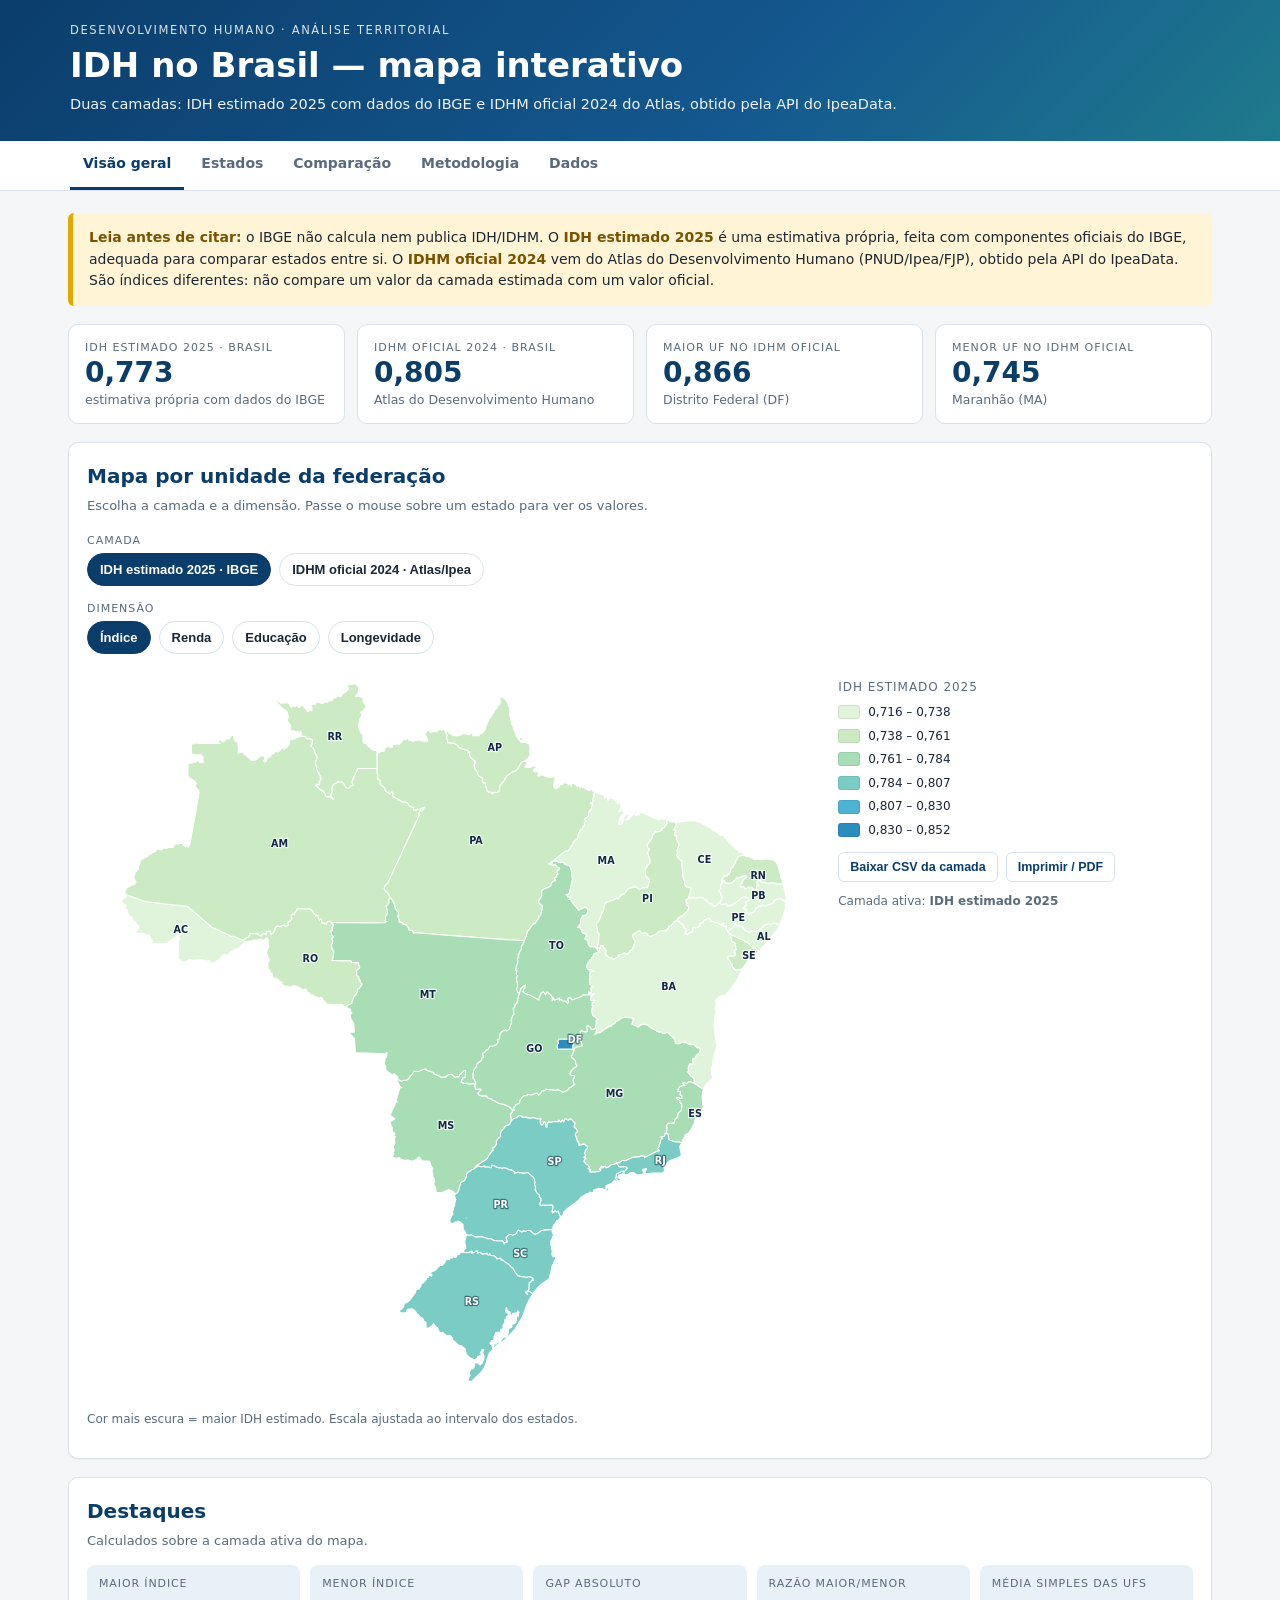
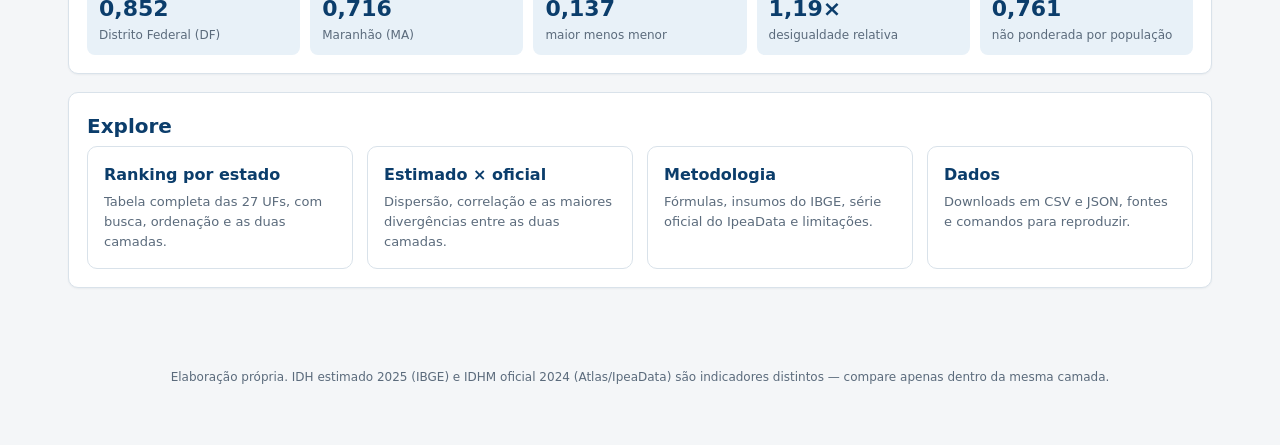
<file: site/index.html>
<!DOCTYPE html>
<html lang="pt-BR">
<head>
<meta charset="utf-8">
<meta name="viewport" content="width=device-width, initial-scale=1">
<title>IDH no Brasil — mapa interativo</title>
<link rel="stylesheet" href="assets/estilo.css">
</head>
<body>
<header class="topo">
  <div class="wrap">
    <div class="kicker">Desenvolvimento humano · Análise territorial</div>
    <h1>IDH no Brasil — mapa interativo</h1>
    <p>Duas camadas: IDH estimado 2025 com dados do IBGE e IDHM oficial 2024 do Atlas, obtido pela API do IpeaData.</p>
  </div>
</header>
<nav class="menu"><div class="wrap"><a href="index.html" aria-current="page">Visão geral</a><a href="estados.html">Estados</a><a href="comparacao.html">Comparação</a><a href="metodologia.html">Metodologia</a><a href="dados.html">Dados</a></div></nav>
<main>

<div class="alerta">
  <strong>Leia antes de citar:</strong> o IBGE não calcula nem publica IDH/IDHM. O
  <strong>IDH estimado 2025</strong> é uma estimativa própria, feita com componentes
  oficiais do IBGE, adequada para comparar estados entre si. O <strong>IDHM oficial 2024</strong>
  vem do Atlas do Desenvolvimento Humano (PNUD/Ipea/FJP), obtido pela API do IpeaData.
  São índices diferentes: não compare um valor da camada estimada com um valor oficial.
</div>

<div class="kpis">
  <div class="kpi"><div class="rot">IDH estimado 2025 · Brasil</div>
    <div class="val">0,773</div><div class="quem">estimativa própria com dados do IBGE</div></div>
  <div class="kpi"><div class="rot">IDHM oficial 2024 · Brasil</div>
    <div class="val">0,805</div><div class="quem">Atlas do Desenvolvimento Humano</div></div>
  <div class="kpi"><div class="rot">Maior UF no IDHM oficial</div>
    <div class="val">0,866</div><div class="quem">Distrito Federal (DF)</div></div>
  <div class="kpi"><div class="rot">Menor UF no IDHM oficial</div>
    <div class="val">0,745</div><div class="quem">Maranhão (MA)</div></div>
</div>

<section class="card">
  <h2>Mapa por unidade da federação</h2>
  <p class="sub">Escolha a camada e a dimensão. Passe o mouse sobre um estado para ver os valores.</p>
  <div class="controles">
    <span class="grupo-rot">Camada</span>
    <button data-camada="estimado" class="ativo">IDH estimado 2025 · IBGE</button>
    <button data-camada="oficial">IDHM oficial 2024 · Atlas/Ipea</button>
  </div>
  <div class="controles">
    <span class="grupo-rot">Dimensão</span>
    <button data-var="idh" class="ativo">Índice</button>
    <button data-var="renda">Renda</button>
    <button data-var="educacao">Educação</button>
    <button data-var="longevidade">Longevidade</button>
  </div>
  <div class="layout">
    <div>
      <svg id="mapa" viewBox="0 0 760 760" role="img" aria-label="Mapa do IDH por unidade da federação"><path class="uf" data-cod="11" d="M238.9,343.6 L241.3,344.3 L242.4,343.5 L244.2,344.5 L244.2,346.2 L248.2,349.5 L249.4,351.0 L253.6,350.7 L255.5,351.5 L259.4,350.5 L260.4,351.2 L263.6,350.7 L265.2,351.4 L265.9,352.7 L268.9,354.0 L270.3,351.8 L274.6,349.7 L274.8,347.3 L275.5,346.2 L276.7,342.9 L278.2,340.9 L279.3,340.8 L280.9,334.6 L282.3,334.3 L285.3,329.6 L283.4,327.9 L283.1,325.6 L281.7,324.0 L281.7,322.0 L279.6,320.7 L279.4,316.0 L282.5,313.1 L282.8,311.6 L281.7,309.8 L281.8,307.7 L274.5,307.2 L273.3,305.4 L263.8,305.4 L256.2,305.3 L254.1,305.3 L255.4,301.4 L255.7,295.2 L254.1,293.1 L253.5,288.7 L254.3,287.6 L254.9,285.2 L253.7,282.6 L255.4,281.0 L253.6,278.0 L253.0,275.6 L252.7,274.4 L254.5,274.2 L254.0,271.5 L255.5,268.4 L253.5,266.2 L251.2,264.3 L249.1,265.1 L247.9,267.4 L246.4,267.5 L245.7,266.2 L244.0,266.3 L242.9,262.5 L241.5,262.3 L241.1,263.4 L239.8,260.8 L239.9,259.1 L238.0,258.1 L237.1,258.9 L236.3,257.1 L234.7,256.1 L234.0,253.7 L231.0,251.6 L217.7,251.6 L217.7,252.6 L215.4,255.7 L214.7,257.9 L213.3,257.2 L212.0,257.9 L211.5,260.5 L212.4,262.0 L210.4,264.4 L208.5,265.2 L208.5,268.8 L205.5,269.8 L205.3,268.5 L200.8,269.6 L200.3,270.1 L196.8,269.6 L194.5,272.0 L194.8,273.7 L192.5,277.0 L190.9,277.8 L189.7,274.8 L188.7,274.5 L186.5,275.9 L185.7,275.4 L185.8,278.0 L183.1,277.2 L181.5,277.9 L180.6,279.8 L178.9,279.3 L176.4,277.2 L172.8,277.6 L168.7,277.1 L168.9,278.7 L167.0,281.1 L165.1,281.7 L161.6,284.4 L164.8,285.8 L172.1,284.7 L173.2,283.8 L176.2,284.2 L177.9,283.2 L181.0,283.4 L183.7,284.6 L185.6,281.7 L187.2,282.7 L188.4,285.2 L187.6,286.7 L188.4,291.6 L186.5,294.3 L186.7,295.3 L185.9,296.2 L186.3,299.1 L187.4,300.2 L187.1,302.0 L188.6,303.2 L189.0,305.3 L187.0,308.2 L188.1,314.5 L189.7,315.0 L189.8,319.0 L191.8,318.2 L192.9,323.4 L196.3,323.7 L198.7,325.3 L198.5,326.6 L200.6,327.4 L202.0,327.5 L202.0,329.7 L203.9,331.5 L206.9,331.7 L211.7,333.0 L213.0,331.5 L216.6,331.6 L220.9,333.6 L223.3,335.8 L227.0,334.9 L228.5,338.6 L230.5,339.0 L232.2,341.4 L234.6,341.0 L235.4,342.2 L238.9,343.6 Z" fill="#ccebc5" fill-rule="evenodd"></path><path class="uf" data-cod="12" d="M155.9,281.9 L152.5,280.4 L152.5,280.4 L149.2,279.8 L141.1,276.1 L136.8,274.1 L129.3,270.7 L124.5,266.5 L119.3,262.1 L115.3,258.5 L109.0,253.1 L104.5,249.3 L96.4,248.3 L86.3,247.2 L81.2,246.6 L71.3,245.4 L67.3,244.9 L60.0,244.1 L54.5,242.0 L39.7,236.7 L38.6,236.3 L40.4,239.5 L37.3,241.1 L35.7,240.7 L36.6,242.5 L35.4,244.3 L38.3,247.0 L40.5,248.0 L40.3,249.8 L39.2,249.6 L39.9,251.5 L41.6,253.1 L43.3,258.2 L46.9,260.5 L46.7,262.7 L50.5,265.7 L51.7,268.2 L52.8,268.4 L53.8,271.0 L50.9,275.2 L49.0,277.1 L57.7,277.1 L61.2,278.6 L64.3,278.9 L65.9,280.9 L65.5,283.1 L67.6,284.0 L67.1,287.6 L81.3,287.6 L84.2,287.0 L86.5,284.6 L87.9,284.4 L90.2,281.7 L91.4,281.3 L95.5,277.5 L96.6,277.3 L95.0,280.6 L96.3,282.6 L94.6,284.7 L94.6,289.1 L94.6,295.2 L94.6,300.3 L94.6,305.5 L96.2,304.4 L98.0,306.2 L100.2,306.8 L102.7,306.3 L106.7,304.1 L110.1,305.1 L115.6,304.2 L119.0,304.5 L124.6,305.9 L127.5,305.9 L128.1,308.1 L131.1,307.5 L133.8,306.3 L136.5,304.8 L140.6,299.2 L143.1,299.1 L145.9,300.2 L148.3,296.8 L152.8,294.4 L152.7,293.3 L155.1,293.7 L158.2,291.8 L160.0,289.6 L164.8,285.8 L161.6,284.4 L155.9,281.9 Z" fill="#e0f3db" fill-rule="evenodd"></path><path class="uf" data-cod="13" d="M314.0,240.4 L313.4,237.5 L310.7,234.0 L308.9,232.7 L308.1,230.4 L309.0,227.5 L311.9,225.0 L319.0,209.5 L328.0,190.1 L334.9,175.3 L335.7,173.6 L337.5,169.5 L338.2,167.9 L344.7,154.1 L343.6,153.6 L344.9,150.9 L348.1,149.3 L350.0,146.5 L347.7,147.0 L344.5,149.1 L342.5,148.5 L341.4,149.1 L339.8,149.8 L338.3,149.1 L338.6,146.2 L336.6,146.3 L333.6,144.6 L332.7,142.2 L329.6,140.7 L327.9,141.4 L323.8,138.7 L322.3,138.9 L321.6,137.3 L317.3,135.4 L316.6,134.3 L317.2,131.5 L316.0,130.2 L313.8,132.5 L312.0,130.7 L311.0,131.0 L309.0,128.9 L308.9,126.6 L304.9,123.5 L303.6,121.6 L303.8,118.6 L301.3,117.0 L301.4,112.2 L300.8,111.1 L300.8,106.2 L294.3,106.2 L291.3,106.2 L280.7,106.2 L277.4,113.0 L274.4,120.5 L275.9,123.5 L272.6,124.6 L271.9,126.2 L269.6,126.5 L268.0,125.8 L267.0,123.0 L265.0,120.5 L259.9,119.6 L259.7,120.7 L255.7,122.4 L254.4,124.1 L253.6,128.1 L254.2,129.5 L252.7,133.8 L252.9,135.4 L254.3,136.1 L255.4,138.6 L253.1,136.3 L249.8,135.1 L249.0,135.5 L248.0,135.4 L245.9,130.9 L244.0,129.1 L241.6,128.0 L239.2,125.3 L237.2,124.2 L237.6,122.8 L239.9,123.2 L241.2,122.0 L240.6,120.4 L242.9,116.5 L241.8,116.1 L242.0,113.9 L240.6,112.6 L240.5,110.9 L239.0,109.5 L238.2,107.2 L238.3,104.2 L237.1,103.1 L236.7,99.0 L238.1,97.2 L238.4,94.0 L237.9,91.7 L237.0,91.8 L234.9,85.6 L233.2,83.9 L232.0,82.9 L233.4,81.0 L233.8,76.8 L231.5,75.4 L228.2,75.4 L226.2,72.8 L223.8,73.0 L222.1,71.9 L221.6,73.1 L218.7,73.3 L214.0,76.2 L211.5,75.8 L209.9,76.9 L209.9,81.4 L205.3,85.6 L204.0,86.3 L204.0,84.0 L201.3,85.9 L200.6,87.3 L197.6,89.2 L196.5,88.4 L194.3,89.2 L193.0,91.2 L190.7,91.1 L190.5,94.1 L187.6,94.5 L185.6,98.7 L183.9,99.4 L183.0,98.2 L184.6,96.0 L183.1,93.1 L180.4,93.3 L177.2,95.2 L176.5,96.6 L173.2,97.8 L172.1,97.1 L170.3,97.9 L170.2,97.6 L160.8,89.2 L156.7,90.3 L157.0,85.5 L156.5,80.4 L155.5,78.3 L153.4,77.9 L151.4,71.4 L149.1,72.7 L147.4,75.3 L144.5,75.1 L141.7,78.7 L139.1,77.4 L138.2,75.9 L136.4,77.0 L136.0,78.7 L137.9,80.4 L116.2,80.4 L113.7,79.6 L111.6,80.6 L108.2,80.8 L108.2,91.9 L110.7,91.2 L110.7,91.9 L117.4,91.7 L118.8,92.4 L120.6,95.3 L119.8,97.7 L121.0,99.5 L116.9,100.1 L114.6,97.9 L112.0,99.8 L111.0,99.2 L108.6,100.5 L104.7,101.0 L104.7,109.7 L104.5,114.1 L106.8,116.7 L108.2,116.9 L112.3,119.9 L113.2,122.1 L112.1,124.0 L113.8,127.1 L115.7,128.5 L116.1,131.0 L115.5,135.3 L112.3,153.8 L108.3,175.7 L106.4,186.0 L104.7,187.9 L103.2,186.2 L102.0,187.5 L100.1,185.6 L100.3,184.1 L96.3,183.7 L94.6,184.7 L92.1,184.1 L90.3,185.7 L89.0,188.0 L83.2,188.1 L83.3,188.8 L79.1,189.0 L77.0,190.6 L74.2,189.8 L71.8,190.6 L71.2,192.0 L66.1,195.0 L63.8,195.5 L63.0,197.2 L59.8,198.6 L54.7,201.8 L55.0,204.2 L53.4,207.7 L53.4,210.5 L50.1,214.2 L48.3,219.1 L50.8,223.8 L49.0,226.8 L46.5,227.1 L41.4,230.1 L39.4,233.3 L39.9,234.7 L38.6,236.3 L39.7,236.7 L54.5,242.0 L60.0,244.1 L67.3,244.9 L71.3,245.4 L81.2,246.6 L86.3,247.2 L96.4,248.3 L104.5,249.3 L109.0,253.1 L115.3,258.5 L119.3,262.1 L124.5,266.5 L129.3,270.7 L136.8,274.1 L141.1,276.1 L149.2,279.8 L152.5,280.4 L152.5,280.4 L155.9,281.9 L161.6,284.4 L165.1,281.7 L167.0,281.1 L168.9,278.7 L168.7,277.1 L172.8,277.6 L176.4,277.2 L178.9,279.3 L180.6,279.8 L181.5,277.9 L183.1,277.2 L185.8,278.0 L185.7,275.4 L186.5,275.9 L188.7,274.5 L189.7,274.8 L190.9,277.8 L192.5,277.0 L194.8,273.7 L194.5,272.0 L196.8,269.6 L200.3,270.1 L200.8,269.6 L205.3,268.5 L205.5,269.8 L208.5,268.8 L208.5,265.2 L210.4,264.4 L212.4,262.0 L211.5,260.5 L212.0,257.9 L213.3,257.2 L214.7,257.9 L215.4,255.7 L217.7,252.6 L217.7,251.6 L231.0,251.6 L234.0,253.7 L234.7,256.1 L236.3,257.1 L237.1,258.9 L238.0,258.1 L239.9,259.1 L239.8,260.8 L241.1,263.4 L241.5,262.3 L242.9,262.5 L244.0,266.3 L245.7,266.2 L246.4,267.5 L247.9,267.4 L249.1,265.1 L251.2,264.3 L253.5,266.2 L274.0,266.2 L296.7,266.3 L308.8,266.2 L310.8,264.7 L308.9,264.5 L309.7,262.6 L309.2,260.7 L311.0,257.8 L311.5,253.6 L309.9,249.0 L311.4,248.0 L313.0,245.3 L312.8,242.4 L314.1,240.6 L314.0,240.4 Z" fill="#ccebc5" fill-rule="evenodd"></path><path class="uf" data-cod="14" d="M207.8,49.4 L208.9,52.1 L207.2,56.5 L208.5,57.6 L210.8,61.4 L211.3,64.3 L209.9,66.8 L211.7,67.3 L213.7,66.9 L215.2,67.9 L218.0,67.6 L220.4,68.6 L221.3,67.7 L222.4,68.9 L222.1,71.9 L223.8,73.0 L226.2,72.8 L228.2,75.4 L231.5,75.4 L233.8,76.8 L233.4,81.0 L232.0,82.9 L233.2,83.9 L234.9,85.6 L237.0,91.8 L237.9,91.7 L238.4,94.0 L238.1,97.2 L236.7,99.0 L237.1,103.1 L238.3,104.2 L238.2,107.2 L239.0,109.5 L240.5,110.9 L240.6,112.6 L242.0,113.9 L241.8,116.1 L242.9,116.5 L240.6,120.4 L241.2,122.0 L239.9,123.2 L237.6,122.8 L237.2,124.2 L239.2,125.3 L241.6,128.0 L244.0,129.1 L245.9,130.9 L248.0,135.4 L249.0,135.5 L249.8,135.1 L253.1,136.3 L255.4,138.6 L254.3,136.1 L252.9,135.4 L252.7,133.8 L254.2,129.5 L253.6,128.1 L254.4,124.1 L255.7,122.4 L259.7,120.7 L259.9,119.6 L265.0,120.5 L267.0,123.0 L268.0,125.8 L269.6,126.5 L271.9,126.2 L272.6,124.6 L275.9,123.5 L274.4,120.5 L277.4,113.0 L280.7,106.2 L291.3,106.2 L294.3,106.2 L300.8,106.2 L300.8,89.3 L300.3,87.7 L298.1,87.6 L294.5,86.4 L293.2,84.2 L291.7,83.6 L289.6,80.7 L286.8,80.0 L287.3,78.1 L285.8,78.3 L286.1,75.7 L285.9,70.5 L284.1,70.0 L281.6,63.7 L281.7,59.3 L283.0,54.3 L284.8,51.8 L284.8,49.1 L283.6,48.1 L287.3,45.5 L289.7,41.8 L286.5,37.6 L286.1,35.4 L287.1,34.3 L286.0,33.0 L281.9,31.5 L278.5,31.3 L280.9,28.0 L281.9,21.5 L279.7,20.3 L279.0,18.4 L277.6,18.0 L275.6,19.2 L271.2,19.3 L269.1,18.8 L271.1,23.6 L269.9,24.8 L268.2,27.1 L264.7,28.9 L263.8,31.3 L261.2,31.9 L259.0,30.9 L257.6,33.1 L255.9,32.7 L254.8,34.8 L253.9,36.0 L250.8,35.9 L249.4,37.5 L246.3,37.4 L243.7,39.1 L239.3,37.3 L236.5,38.5 L236.8,39.6 L233.3,39.7 L232.3,42.3 L233.4,43.9 L233.0,46.2 L232.0,45.2 L228.9,47.3 L227.2,45.9 L227.5,44.8 L225.0,43.8 L225.0,41.3 L220.7,41.2 L221.4,42.0 L219.6,43.1 L216.7,40.1 L216.1,42.1 L215.3,41.5 L212.3,41.7 L211.6,42.8 L209.1,38.9 L208.0,38.2 L203.4,38.1 L201.2,38.7 L197.3,35.4 L196.8,37.4 L202.6,44.3 L205.9,45.7 L207.6,47.9 L207.8,49.4 Z" fill="#ccebc5" fill-rule="evenodd"></path><path class="uf" data-cod="15" d="M489.0,197.3 L491.4,195.5 L492.0,195.0 L495.7,192.1 L498.1,192.0 L499.2,191.1 L502.3,186.3 L503.5,185.6 L503.9,183.2 L508.5,178.8 L509.5,174.3 L509.4,173.6 L510.9,172.0 L511.0,170.3 L513.3,169.0 L514.1,166.8 L515.7,165.3 L515.6,161.8 L517.3,160.9 L515.8,159.0 L517.0,157.3 L518.7,156.9 L520.0,154.3 L519.9,153.3 L520.3,150.9 L522.6,148.8 L523.0,146.9 L523.7,144.5 L523.9,143.1 L522.2,142.6 L522.1,141.5 L523.9,141.2 L524.8,139.4 L524.5,136.8 L525.8,134.4 L524.8,133.4 L525.8,132.0 L526.5,130.3 L526.0,128.8 L524.2,129.8 L524.0,126.4 L521.7,128.8 L519.4,128.9 L518.9,126.2 L518.3,127.6 L516.4,127.9 L516.6,124.9 L513.6,126.2 L512.9,124.0 L511.0,126.0 L510.2,123.4 L508.9,124.8 L508.4,122.7 L507.2,124.3 L507.0,122.7 L505.4,122.3 L503.2,121.5 L502.5,122.4 L501.7,121.3 L501.6,123.9 L499.7,121.0 L499.3,123.1 L498.9,123.3 L498.9,121.4 L496.7,121.5 L493.9,120.8 L492.9,122.9 L491.5,122.5 L490.0,124.1 L489.4,125.2 L487.3,127.0 L485.2,126.8 L484.1,126.2 L483.5,124.1 L484.7,118.1 L485.9,116.2 L484.9,114.9 L479.4,115.3 L476.3,114.9 L472.0,113.1 L468.1,114.2 L467.1,113.1 L468.5,111.3 L467.9,109.8 L463.7,109.5 L462.6,108.2 L463.7,106.6 L466.3,105.0 L464.8,103.5 L459.2,105.2 L454.3,104.9 L454.2,103.9 L456.6,101.5 L456.0,99.7 L453.3,98.6 L450.1,99.9 L446.7,106.5 L445.9,107.2 L444.2,108.6 L440.1,110.1 L437.6,112.6 L436.0,112.9 L433.6,116.1 L432.1,119.2 L429.2,122.3 L427.7,124.8 L427.4,129.6 L426.0,130.9 L424.1,131.4 L422.7,130.7 L420.1,132.2 L420.0,131.0 L416.2,130.5 L414.7,129.4 L414.1,125.5 L413.1,125.9 L413.3,123.4 L412.7,121.0 L410.8,121.1 L409.9,119.6 L410.1,116.4 L405.7,113.4 L404.8,110.3 L402.8,107.4 L401.4,104.1 L401.9,100.3 L402.6,98.9 L397.3,94.5 L396.4,90.9 L396.9,89.1 L395.3,89.5 L395.1,87.6 L388.9,86.1 L388.7,85.3 L385.4,84.6 L384.7,82.6 L380.3,79.8 L378.2,80.1 L376.3,79.5 L373.8,79.6 L373.6,76.1 L372.6,75.0 L373.5,72.1 L371.6,68.0 L370.1,65.4 L367.5,66.4 L366.3,65.8 L363.7,66.6 L362.5,68.3 L360.5,67.9 L356.9,68.6 L356.7,68.6 L352.9,66.3 L350.8,69.8 L349.3,71.0 L351.0,71.7 L352.3,74.1 L353.4,77.6 L351.8,78.6 L349.0,77.6 L347.5,77.8 L344.0,76.5 L341.5,77.3 L339.1,77.0 L337.9,78.2 L335.6,76.9 L334.1,77.3 L332.6,75.2 L329.7,76.6 L328.8,75.7 L326.5,77.3 L326.2,79.1 L324.0,81.1 L320.2,80.5 L320.1,81.2 L316.7,81.7 L316.5,84.4 L314.3,84.5 L313.7,83.4 L311.0,83.3 L310.0,84.8 L307.6,85.1 L308.5,86.7 L307.8,88.6 L304.1,88.2 L303.8,89.4 L302.0,90.3 L300.8,89.3 L300.8,106.2 L300.8,111.1 L301.4,112.2 L301.3,117.0 L303.8,118.6 L303.6,121.6 L304.9,123.5 L308.9,126.6 L309.0,128.9 L311.0,131.0 L312.0,130.7 L313.8,132.5 L316.0,130.2 L317.2,131.5 L316.6,134.3 L317.3,135.4 L321.6,137.3 L322.3,138.9 L323.8,138.7 L327.9,141.4 L329.6,140.7 L332.7,142.2 L333.6,144.6 L336.6,146.3 L338.6,146.2 L338.3,149.1 L339.8,149.8 L341.4,149.1 L342.5,148.5 L344.5,149.1 L347.7,147.0 L350.0,146.5 L348.1,149.3 L344.9,150.9 L343.6,153.6 L344.7,154.1 L338.2,167.9 L337.5,169.5 L335.7,173.6 L334.9,175.3 L328.0,190.1 L319.0,209.5 L311.9,225.0 L309.0,227.5 L308.1,230.4 L308.9,232.7 L310.7,234.0 L313.4,237.5 L314.0,240.4 L314.1,240.6 L315.5,241.3 L318.4,246.3 L319.5,251.3 L322.9,255.9 L322.1,259.3 L323.0,261.4 L323.7,265.5 L326.8,266.1 L326.8,267.3 L330.6,268.4 L333.5,271.6 L333.1,273.1 L334.2,274.0 L337.3,274.2 L338.5,277.1 L339.9,276.4 L346.9,277.0 L349.0,277.1 L354.1,277.6 L369.4,278.8 L376.1,279.4 L385.0,280.0 L394.1,280.7 L402.2,281.3 L411.2,282.0 L417.6,282.4 L434.3,283.6 L442.4,284.1 L453.3,284.8 L455.7,279.3 L456.6,275.0 L457.9,273.9 L459.7,271.3 L459.9,270.9 L462.8,267.3 L464.4,267.0 L466.4,264.0 L467.8,261.7 L468.7,259.5 L469.9,258.8 L471.0,255.6 L471.8,252.2 L471.9,249.5 L472.0,248.3 L468.8,245.9 L468.5,245.2 L468.2,243.1 L470.2,240.7 L471.6,237.8 L471.4,236.6 L471.5,235.0 L471.2,233.0 L473.4,231.5 L474.2,230.9 L477.4,229.8 L480.7,228.3 L481.3,225.3 L481.4,225.1 L483.6,222.8 L485.8,222.7 L484.8,220.1 L485.6,219.2 L487.4,218.3 L486.6,216.7 L488.3,215.7 L487.3,213.7 L487.6,211.7 L489.4,211.4 L490.0,209.6 L486.7,207.7 L485.9,206.0 L484.7,206.1 L482.0,206.4 L479.2,205.1 L484.5,200.9 L488.7,197.6 L489.0,197.3 Z" fill="#ccebc5" fill-rule="evenodd"></path><path class="uf" data-cod="16" d="M445.2,73.1 L443.3,66.9 L442.7,66.6 L441.7,62.5 L440.5,60.9 L439.1,54.3 L437.8,50.1 L438.2,48.2 L438.3,42.5 L437.0,42.0 L435.9,37.8 L434.7,36.0 L431.1,32.7 L428.5,31.5 L427.8,34.6 L428.7,36.5 L428.1,39.5 L425.9,41.1 L425.6,42.4 L422.6,45.6 L422.3,47.0 L418.0,53.8 L415.9,55.8 L416.3,56.6 L413.7,61.9 L412.4,66.5 L410.5,69.1 L407.3,70.5 L406.2,72.4 L403.0,71.9 L399.6,72.4 L400.5,71.1 L398.8,69.6 L396.2,71.2 L391.3,70.2 L391.0,69.0 L387.9,71.4 L383.6,72.5 L379.2,72.0 L376.3,69.7 L374.7,69.3 L373.8,67.4 L371.6,68.0 L373.5,72.1 L372.6,75.0 L373.6,76.1 L373.8,79.6 L376.3,79.5 L378.2,80.1 L380.3,79.8 L384.7,82.6 L385.4,84.6 L388.7,85.3 L388.9,86.1 L395.1,87.6 L395.3,89.5 L396.9,89.1 L396.4,90.9 L397.3,94.5 L402.6,98.9 L401.9,100.3 L401.4,104.1 L402.8,107.4 L404.8,110.3 L405.7,113.4 L410.1,116.4 L409.9,119.6 L410.8,121.1 L412.7,121.0 L413.3,123.4 L413.1,125.9 L414.1,125.5 L414.7,129.4 L416.2,130.5 L420.0,131.0 L420.1,132.2 L422.7,130.7 L424.1,131.4 L426.0,130.9 L427.4,129.6 L427.7,124.8 L429.2,122.3 L432.1,119.2 L433.6,116.1 L436.0,112.9 L437.6,112.6 L440.1,110.1 L444.2,108.6 L445.9,107.2 L446.7,106.5 L450.1,99.9 L453.3,98.6 L457.5,95.5 L457.5,94.3 L459.2,93.0 L459.0,89.0 L459.3,84.5 L458.7,81.2 L454.5,79.0 L449.8,79.1 L445.2,73.1 Z M448.3,72.4 L448.3,73.9 L449.8,73.6 L448.3,72.4 Z M449.4,73.7 L448.1,75.6 L449.3,77.6 L451.7,76.6 L450.9,74.7 L449.4,73.7 Z" fill="#ccebc5" fill-rule="evenodd"></path><path class="uf" data-cod="17" d="M502.5,224.1 L503.3,221.0 L502.5,217.8 L502.3,216.8 L502.3,214.1 L502.3,213.6 L501.6,210.2 L501.6,209.9 L500.2,207.1 L498.1,206.3 L495.5,205.7 L494.8,204.3 L493.5,203.1 L492.2,203.1 L491.2,203.7 L489.2,203.5 L488.5,203.1 L486.0,201.9 L483.9,202.3 L482.6,203.0 L481.8,204.9 L479.2,205.1 L482.0,206.4 L484.7,206.1 L485.9,206.0 L486.7,207.7 L490.0,209.6 L489.4,211.4 L487.6,211.7 L487.3,213.7 L488.3,215.7 L486.6,216.7 L487.4,218.3 L485.6,219.2 L484.8,220.1 L485.8,222.7 L483.6,222.8 L481.4,225.1 L481.3,225.3 L480.7,228.3 L477.4,229.8 L474.2,230.9 L473.4,231.5 L471.2,233.0 L471.5,235.0 L471.4,236.6 L471.6,237.8 L470.2,240.7 L468.2,243.1 L468.5,245.2 L468.8,245.9 L472.0,248.3 L471.9,249.5 L471.8,252.2 L471.0,255.6 L469.9,258.8 L468.7,259.5 L467.8,261.7 L466.4,264.0 L464.4,267.0 L462.8,267.3 L459.9,270.9 L459.7,271.3 L457.9,273.9 L456.6,275.0 L455.7,279.3 L453.3,284.8 L451.9,288.3 L450.3,290.4 L449.9,294.0 L448.9,294.9 L447.7,298.5 L446.7,299.4 L446.7,299.5 L447.2,301.1 L446.1,304.3 L446.5,306.7 L445.0,311.1 L444.3,315.3 L445.5,316.0 L444.7,318.6 L446.0,321.4 L445.3,323.3 L445.3,327.4 L445.9,327.5 L446.3,331.7 L445.2,335.2 L446.3,338.2 L448.3,339.0 L449.6,335.2 L451.9,332.3 L454.8,330.6 L453.5,332.2 L453.9,333.6 L453.0,334.2 L451.8,337.7 L454.0,339.6 L458.9,341.1 L468.4,346.4 L468.6,344.3 L470.7,339.4 L472.8,337.7 L475.3,340.7 L477.0,338.2 L477.1,338.0 L481.1,341.7 L482.3,343.7 L482.2,347.2 L483.4,344.0 L484.4,346.6 L489.9,344.3 L489.5,346.9 L491.1,345.8 L493.0,347.2 L496.0,347.4 L498.1,350.0 L499.1,348.2 L498.3,345.4 L500.0,343.6 L503.1,346.2 L512.6,342.7 L514.4,340.9 L516.4,341.0 L519.6,341.0 L519.8,340.3 L520.3,338.3 L521.2,341.3 L525.6,340.0 L521.9,340.7 L522.7,337.2 L522.4,333.8 L524.1,332.6 L524.1,332.6 L522.9,332.6 L522.5,330.3 L521.1,329.8 L521.1,325.3 L520.8,324.4 L522.1,322.4 L520.9,321.0 L521.7,320.1 L521.0,319.0 L522.2,317.9 L521.3,316.9 L525.1,316.7 L526.2,316.7 L525.6,316.4 L521.5,314.6 L519.9,314.9 L517.8,312.2 L517.9,310.3 L521.6,304.4 L522.9,304.4 L523.0,302.2 L524.0,302.0 L525.4,298.7 L530.8,295.8 L531.2,293.4 L532.9,292.3 L532.5,290.4 L532.1,291.9 L529.4,292.4 L529.2,294.3 L527.4,292.1 L527.2,290.9 L524.2,290.9 L521.9,290.9 L519.8,289.0 L519.3,285.9 L518.6,284.0 L516.3,283.0 L517.2,280.3 L518.1,279.8 L516.5,277.1 L514.4,277.2 L512.7,275.0 L513.2,273.6 L511.3,272.2 L511.1,270.9 L508.8,271.0 L509.4,269.8 L511.5,267.3 L511.7,262.6 L512.7,261.5 L513.9,258.6 L514.8,258.8 L518.1,257.7 L519.4,253.3 L518.8,251.6 L516.9,250.1 L513.4,251.2 L509.8,253.1 L506.7,249.2 L505.7,248.6 L502.5,244.0 L501.2,242.1 L499.6,242.1 L501.6,240.3 L500.5,239.0 L498.6,239.6 L498.0,238.6 L496.9,237.2 L498.4,237.0 L500.4,234.6 L500.9,231.5 L501.3,228.9 L501.9,226.9 L502.6,225.4 L502.5,224.1 Z" fill="#a8ddb5" fill-rule="evenodd"></path><path class="uf" data-cod="21" d="M492.0,195.0 L491.4,195.5 L489.0,197.3 L488.7,197.6 L484.5,200.9 L479.2,205.1 L481.8,204.9 L482.6,203.0 L483.9,202.3 L486.0,201.9 L488.5,203.1 L489.2,203.5 L491.2,203.7 L492.2,203.1 L493.5,203.1 L494.8,204.3 L495.5,205.7 L498.1,206.3 L500.2,207.1 L501.6,209.9 L501.6,210.2 L502.3,213.6 L502.3,214.1 L502.3,216.8 L502.5,217.8 L503.3,221.0 L502.5,224.1 L502.6,225.4 L501.9,226.9 L501.3,228.9 L500.9,231.5 L500.4,234.6 L498.4,237.0 L496.9,237.2 L498.0,238.6 L498.6,239.6 L500.5,239.0 L501.6,240.3 L499.6,242.1 L501.2,242.1 L502.5,244.0 L505.7,248.6 L506.7,249.2 L509.8,253.1 L513.4,251.2 L516.9,250.1 L518.8,251.6 L519.4,253.3 L518.1,257.7 L514.8,258.8 L513.9,258.6 L512.7,261.5 L511.7,262.6 L511.5,267.3 L509.4,269.8 L508.8,271.0 L511.1,270.9 L511.3,272.2 L513.2,273.6 L512.7,275.0 L514.4,277.2 L516.5,277.1 L518.1,279.8 L517.2,280.3 L516.3,283.0 L518.6,284.0 L519.3,285.9 L519.8,289.0 L521.9,290.9 L524.2,290.9 L527.2,290.9 L527.4,292.1 L528.6,292.3 L530.4,286.6 L530.0,285.4 L530.6,281.9 L530.4,279.8 L531.3,278.4 L529.5,275.9 L528.7,270.5 L527.7,268.5 L528.7,266.0 L530.4,264.8 L532.8,258.9 L533.5,256.5 L534.9,254.8 L536.1,250.0 L535.7,249.6 L537.2,246.2 L539.2,244.6 L543.7,243.2 L545.4,242.8 L545.5,242.8 L548.4,240.7 L550.7,241.3 L552.9,238.3 L556.0,236.4 L557.3,236.4 L557.9,235.3 L558.4,234.3 L560.8,230.8 L564.0,230.2 L567.1,229.0 L569.2,229.3 L571.8,231.1 L572.4,231.6 L573.5,231.3 L576.0,230.2 L580.5,229.8 L581.9,228.1 L582.4,225.5 L583.1,221.5 L580.8,219.0 L579.5,218.4 L578.7,215.0 L579.1,214.2 L578.7,209.8 L580.3,208.5 L580.9,206.9 L583.6,204.5 L583.9,202.3 L582.3,197.1 L582.3,196.9 L581.2,193.4 L583.0,190.1 L581.3,188.1 L581.0,187.6 L580.6,185.2 L581.4,184.2 L582.9,182.7 L584.1,180.9 L585.3,179.2 L586.2,177.6 L586.0,175.9 L586.8,174.8 L587.1,174.4 L588.1,173.5 L589.2,171.5 L589.7,172.2 L590.9,172.0 L593.2,171.5 L594.4,171.2 L595.8,169.7 L595.8,168.3 L598.2,167.6 L598.3,167.5 L600.3,164.7 L601.6,163.0 L600.9,162.2 L601.0,159.4 L601.4,158.9 L597.2,158.9 L596.7,158.1 L594.1,158.2 L593.3,159.4 L589.4,158.4 L586.7,157.0 L580.1,154.1 L576.2,152.4 L574.9,152.0 L573.7,152.1 L571.9,152.8 L572.3,154.6 L570.9,153.5 L570.2,155.0 L568.1,155.1 L567.4,153.7 L569.1,153.1 L569.9,151.0 L567.7,151.2 L567.0,153.4 L565.6,153.4 L565.4,155.0 L564.0,155.9 L561.4,159.1 L560.2,159.6 L558.1,159.4 L559.7,158.4 L561.2,156.2 L562.2,155.8 L561.9,154.2 L562.2,153.2 L559.7,154.1 L559.6,154.2 L558.9,154.4 L557.4,154.6 L555.6,160.1 L555.3,162.7 L554.1,164.1 L553.2,164.4 L552.4,164.4 L551.1,163.9 L551.3,161.8 L551.4,160.2 L553.0,156.5 L556.5,152.0 L554.7,148.6 L551.5,151.3 L550.9,151.0 L554.1,146.5 L552.6,146.6 L554.3,145.8 L553.1,144.1 L553.4,142.9 L552.0,141.9 L549.4,142.2 L550.5,141.2 L548.7,140.8 L551.6,139.3 L550.1,138.2 L547.8,139.3 L547.1,139.1 L547.7,135.7 L546.0,138.3 L545.1,137.0 L541.8,137.0 L540.5,139.0 L539.5,138.9 L539.8,134.3 L536.8,136.9 L536.2,133.9 L534.5,133.3 L533.1,133.3 L531.5,131.8 L531.3,131.7 L531.2,131.7 L530.3,132.2 L530.2,129.4 L528.4,132.0 L527.7,129.4 L525.8,132.0 L524.8,133.4 L525.8,134.4 L524.5,136.8 L524.8,139.4 L523.9,141.2 L522.1,141.5 L522.2,142.6 L523.9,143.1 L523.7,144.5 L523.0,146.9 L522.6,148.8 L520.3,150.9 L519.9,153.3 L520.0,154.3 L518.7,156.9 L517.0,157.3 L515.8,159.0 L517.3,160.9 L515.6,161.8 L515.7,165.3 L514.1,166.8 L513.3,169.0 L511.0,170.3 L510.9,172.0 L509.4,173.6 L509.5,174.3 L508.5,178.8 L503.9,183.2 L503.5,185.6 L502.3,186.3 L499.2,191.1 L498.1,192.0 L495.7,192.1 L492.0,195.0 Z M554.3,158.8 L552.5,160.4 L551.6,163.3 L552.9,164.0 L554.4,162.9 L554.3,158.8 Z M545.8,133.2 L544.7,134.0 L545.4,135.5 L547.6,134.2 L545.8,133.2 Z" fill="#e0f3db" fill-rule="evenodd"></path><path class="uf" data-cod="22" d="M619.7,256.4 L622.5,253.9 L623.0,252.6 L623.0,252.6 L623.3,252.0 L623.6,251.3 L623.4,248.8 L621.3,247.8 L622.2,246.0 L620.6,242.8 L621.7,242.0 L623.5,241.2 L623.9,239.9 L624.3,238.0 L625.1,235.7 L625.7,233.1 L626.6,230.8 L624.8,229.6 L620.7,228.5 L620.2,227.2 L619.3,225.4 L619.5,222.6 L618.2,220.5 L618.1,218.4 L617.2,217.4 L617.8,216.1 L617.2,212.4 L617.2,210.3 L616.8,207.6 L616.7,206.7 L616.8,201.9 L614.2,200.5 L613.4,199.3 L611.2,196.6 L611.5,195.6 L612.5,193.0 L611.4,191.4 L612.4,189.5 L612.9,187.7 L613.5,187.0 L613.8,184.5 L613.8,184.5 L613.1,183.4 L612.4,181.6 L611.5,180.7 L611.2,179.4 L611.4,176.2 L609.7,175.7 L609.1,173.5 L610.2,172.3 L609.9,170.4 L608.3,169.8 L609.9,166.8 L611.0,164.6 L610.8,163.1 L609.9,162.3 L607.9,162.0 L604.1,161.3 L601.8,159.4 L601.0,159.4 L600.9,162.2 L601.6,163.0 L600.3,164.7 L598.3,167.5 L598.2,167.6 L595.8,168.3 L595.8,169.7 L594.4,171.2 L593.2,171.5 L590.9,172.0 L589.7,172.2 L589.2,171.5 L588.1,173.5 L587.1,174.4 L586.8,174.8 L586.0,175.9 L586.2,177.6 L585.3,179.2 L584.1,180.9 L582.9,182.7 L581.4,184.2 L580.6,185.2 L581.0,187.6 L581.3,188.1 L583.0,190.1 L581.2,193.4 L582.3,196.9 L582.3,197.1 L583.9,202.3 L583.6,204.5 L580.9,206.9 L580.3,208.5 L578.7,209.8 L579.1,214.2 L578.7,215.0 L579.5,218.4 L580.8,219.0 L583.1,221.5 L582.4,225.5 L581.9,228.1 L580.5,229.8 L576.0,230.2 L573.5,231.3 L572.4,231.6 L571.8,231.1 L569.2,229.3 L567.1,229.0 L564.0,230.2 L560.8,230.8 L558.4,234.3 L557.9,235.3 L557.3,236.4 L556.0,236.4 L552.9,238.3 L550.7,241.3 L548.4,240.7 L545.5,242.8 L545.4,242.8 L543.7,243.2 L539.2,244.6 L537.2,246.2 L535.7,249.6 L536.1,250.0 L534.9,254.8 L533.5,256.5 L532.8,258.9 L530.4,264.8 L528.7,266.0 L527.7,268.5 L528.7,270.5 L529.5,275.9 L531.3,278.4 L530.4,279.8 L530.6,281.9 L530.0,285.4 L530.4,286.6 L528.6,292.3 L527.4,292.1 L529.2,294.3 L529.4,292.4 L532.1,291.9 L532.5,290.4 L534.6,289.6 L535.4,291.5 L536.6,293.0 L538.2,295.6 L537.3,296.8 L537.9,299.2 L540.9,302.4 L543.8,302.7 L546.2,304.1 L547.6,303.5 L551.1,301.2 L551.0,299.9 L552.6,298.9 L554.0,299.3 L556.7,297.5 L559.9,299.1 L561.3,298.2 L563.0,295.1 L564.3,294.7 L565.7,293.0 L567.0,289.0 L568.2,288.7 L567.9,286.2 L568.9,284.9 L566.6,283.4 L565.4,279.6 L566.6,278.0 L566.6,277.9 L569.7,276.1 L570.9,275.3 L572.7,274.6 L575.4,277.3 L576.5,277.0 L579.1,276.9 L579.3,276.9 L581.1,277.4 L581.2,278.9 L584.4,280.8 L585.8,279.5 L587.4,279.0 L589.3,278.6 L592.4,275.5 L594.0,274.9 L596.8,274.4 L599.5,274.7 L600.5,274.1 L602.7,271.4 L602.8,270.1 L606.0,268.8 L608.3,265.8 L608.9,264.6 L609.3,264.6 L611.9,263.3 L612.9,261.5 L615.9,259.1 L616.9,260.0 L618.0,258.6 L619.4,257.3 L619.7,256.4 Z" fill="#ccebc5" fill-rule="evenodd"></path><path class="uf" data-cod="23" d="M626.6,160.3 L625.2,160.2 L622.8,160.9 L619.8,161.0 L613.8,161.9 L610.8,161.7 L609.9,162.3 L610.8,163.1 L611.0,164.6 L609.9,166.8 L608.3,169.8 L609.9,170.4 L610.2,172.3 L609.1,173.5 L609.7,175.7 L611.4,176.2 L611.2,179.4 L611.5,180.7 L612.4,181.6 L613.1,183.4 L613.8,184.5 L613.8,184.5 L613.5,187.0 L612.9,187.7 L612.4,189.5 L611.4,191.4 L612.5,193.0 L611.5,195.6 L611.2,196.6 L613.4,199.3 L614.2,200.5 L616.8,201.9 L616.7,206.7 L616.8,207.6 L617.2,210.3 L617.2,212.4 L617.8,216.1 L617.2,217.4 L618.1,218.4 L618.2,220.5 L619.5,222.6 L619.3,225.4 L620.2,227.2 L620.7,228.5 L624.8,229.6 L626.6,230.8 L625.7,233.1 L625.1,235.7 L624.3,238.0 L623.9,239.9 L625.5,240.8 L627.1,240.1 L628.9,239.9 L630.4,240.9 L634.8,240.3 L635.1,240.3 L637.7,240.1 L640.2,241.9 L641.1,242.9 L642.6,242.6 L642.9,244.4 L643.9,245.1 L644.2,245.3 L646.1,246.1 L648.2,247.0 L648.9,248.0 L649.1,249.5 L650.4,248.7 L651.3,249.3 L651.4,249.3 L652.6,247.6 L655.7,245.4 L655.8,245.3 L656.3,244.5 L658.7,240.2 L658.6,238.8 L657.4,238.2 L657.0,237.5 L656.6,235.1 L656.5,235.1 L654.9,234.2 L654.9,232.7 L656.5,231.6 L657.5,230.4 L656.9,230.0 L656.5,229.1 L656.9,227.7 L657.7,226.0 L657.6,226.0 L658.9,224.0 L658.4,222.9 L658.3,221.8 L659.2,220.5 L660.1,218.7 L661.2,217.6 L662.4,218.0 L663.5,217.7 L663.9,216.8 L665.5,215.5 L665.5,215.3 L667.3,212.3 L666.9,210.8 L667.8,209.9 L670.1,207.8 L671.6,204.5 L672.1,204.2 L672.1,203.2 L672.1,202.8 L674.0,199.8 L674.7,197.6 L677.7,196.9 L678.1,196.8 L679.6,196.4 L681.5,195.9 L680.2,193.6 L676.4,192.6 L675.3,192.2 L672.4,188.8 L671.1,188.0 L665.7,183.1 L664.4,181.4 L661.3,178.2 L660.2,176.1 L658.0,175.9 L656.9,175.7 L654.1,173.3 L651.9,171.8 L649.6,170.8 L647.8,169.4 L646.2,167.5 L644.1,166.9 L641.1,165.0 L638.1,163.6 L634.2,161.3 L629.9,160.3 L626.6,160.3 Z" fill="#e0f3db" fill-rule="evenodd"></path><path class="uf" data-cod="24" d="M694.6,223.4 L697.5,221.9 L698.3,221.8 L698.6,222.2 L698.3,223.1 L699.5,224.3 L700.4,224.2 L701.8,224.0 L701.8,224.0 L704.1,225.2 L705.8,225.2 L707.4,225.1 L707.5,225.1 L709.4,224.5 L709.9,224.6 L710.9,225.1 L713.3,225.2 L713.9,225.2 L714.7,225.6 L715.1,226.1 L717.2,225.8 L717.7,226.3 L718.5,226.4 L719.1,225.5 L721.7,225.2 L720.5,222.1 L720.5,221.7 L719.5,219.8 L719.4,219.1 L719.0,216.3 L718.4,214.8 L717.5,212.0 L717.1,209.7 L716.6,208.0 L715.4,205.6 L714.4,203.7 L712.5,201.7 L710.2,200.9 L707.2,200.3 L705.1,200.0 L702.9,199.8 L701.8,200.3 L698.1,200.7 L696.4,200.3 L690.9,200.3 L688.5,198.4 L686.6,197.5 L683.5,198.0 L682.0,196.8 L681.5,195.9 L679.6,196.4 L678.1,196.8 L677.7,196.9 L674.7,197.6 L674.0,199.8 L672.1,202.8 L672.1,203.2 L672.1,204.2 L671.6,204.5 L670.1,207.8 L667.8,209.9 L666.9,210.8 L667.3,212.3 L665.5,215.3 L665.5,215.5 L663.9,216.8 L663.5,217.7 L662.4,218.0 L661.2,217.6 L660.1,218.7 L659.2,220.5 L658.3,221.8 L658.4,222.9 L660.3,222.4 L660.5,223.7 L662.3,224.7 L663.3,225.5 L664.3,225.1 L666.2,225.8 L667.1,224.8 L667.9,225.0 L669.8,223.9 L671.1,222.5 L672.3,220.9 L673.5,219.7 L675.1,219.7 L676.7,219.3 L679.3,218.1 L681.4,217.1 L682.9,217.4 L683.2,219.3 L681.8,220.4 L680.1,222.0 L679.1,223.5 L679.2,224.3 L677.8,226.0 L677.4,229.1 L680.4,228.8 L681.3,229.5 L681.8,231.2 L683.2,230.7 L684.6,229.9 L685.3,229.6 L685.9,229.1 L686.6,230.4 L687.5,230.0 L688.8,229.5 L690.7,231.4 L690.1,232.8 L692.0,233.0 L693.5,232.1 L693.7,231.5 L694.0,231.5 L694.1,229.6 L694.4,227.4 L695.8,227.7 L695.0,225.8 L694.2,225.1 L694.6,223.4 Z" fill="#ccebc5" fill-rule="evenodd"></path><path class="uf" data-cod="25" d="M675.9,243.0 L676.7,242.1 L678.3,240.6 L679.1,240.6 L680.4,239.4 L681.3,239.1 L682.8,239.8 L685.0,241.0 L685.7,241.4 L686.2,242.7 L685.5,243.1 L685.5,243.1 L684.5,243.4 L682.4,245.6 L683.1,246.7 L683.3,247.0 L683.3,248.1 L682.9,248.5 L679.8,251.1 L683.3,252.4 L683.4,254.2 L683.1,255.1 L685.6,257.2 L686.7,257.3 L687.5,256.5 L689.7,255.4 L691.4,254.8 L692.5,254.0 L693.4,250.9 L694.1,250.3 L695.7,250.5 L696.5,248.7 L698.9,249.0 L699.7,247.8 L701.3,248.2 L703.1,248.7 L703.5,248.7 L704.5,248.3 L705.6,247.9 L706.6,247.6 L707.2,247.4 L709.1,246.8 L710.2,246.0 L711.8,245.7 L712.3,243.4 L712.4,242.9 L713.5,242.6 L714.7,242.1 L715.1,241.8 L715.2,241.6 L716.2,241.2 L718.4,241.2 L721.4,242.5 L721.4,243.2 L723.7,243.9 L724.0,244.0 L724.6,241.2 L724.5,238.6 L723.9,235.3 L723.6,234.8 L723.4,233.9 L722.9,231.9 L722.4,230.2 L722.3,229.3 L721.7,227.3 L721.7,225.2 L719.1,225.5 L718.5,226.4 L717.7,226.3 L717.2,225.8 L715.1,226.1 L714.7,225.6 L713.9,225.2 L713.3,225.2 L710.9,225.1 L709.9,224.6 L709.4,224.5 L707.5,225.1 L707.4,225.1 L705.8,225.2 L704.1,225.2 L701.8,224.0 L701.8,224.0 L700.4,224.2 L699.5,224.3 L698.3,223.1 L698.6,222.2 L698.3,221.8 L697.5,221.9 L694.6,223.4 L694.2,225.1 L695.0,225.8 L695.8,227.7 L694.4,227.4 L694.1,229.6 L694.0,231.5 L693.7,231.5 L693.5,232.1 L692.0,233.0 L690.1,232.8 L690.7,231.4 L688.8,229.5 L687.5,230.0 L686.6,230.4 L685.9,229.1 L685.3,229.6 L684.6,229.9 L683.2,230.7 L681.8,231.2 L681.3,229.5 L680.4,228.8 L677.4,229.1 L677.8,226.0 L679.2,224.3 L679.1,223.5 L680.1,222.0 L681.8,220.4 L683.2,219.3 L682.9,217.4 L681.4,217.1 L679.3,218.1 L676.7,219.3 L675.1,219.7 L673.5,219.7 L672.3,220.9 L671.1,222.5 L669.8,223.9 L667.9,225.0 L667.1,224.8 L666.2,225.8 L664.3,225.1 L663.3,225.5 L662.3,224.7 L660.5,223.7 L660.3,222.4 L658.4,222.9 L658.9,224.0 L657.6,226.0 L657.7,226.0 L656.9,227.7 L656.5,229.1 L656.9,230.0 L657.5,230.4 L656.5,231.6 L654.9,232.7 L654.9,234.2 L656.5,235.1 L656.6,235.1 L657.0,237.5 L657.4,238.2 L658.6,238.8 L658.7,240.2 L656.3,244.5 L655.8,245.3 L657.9,247.7 L660.3,247.0 L660.7,247.1 L662.1,246.3 L662.9,247.4 L664.4,248.8 L666.0,248.4 L666.2,248.8 L667.1,248.0 L668.3,248.1 L669.1,247.9 L670.0,246.7 L672.4,245.9 L672.7,245.4 L672.8,245.1 L673.0,244.9 L675.0,243.6 L675.9,243.0 Z" fill="#e0f3db" fill-rule="evenodd"></path><path class="uf" data-cod="26" d="M609.3,264.6 L610.7,265.1 L613.6,264.5 L613.8,265.9 L616.3,267.0 L618.2,269.0 L618.7,271.2 L621.4,273.1 L619.7,277.7 L620.6,277.8 L622.2,278.4 L625.8,276.1 L626.9,276.5 L628.4,271.3 L629.5,270.9 L630.9,271.8 L633.1,270.9 L633.5,270.8 L635.4,268.7 L635.0,266.8 L638.9,266.0 L639.4,263.8 L642.4,262.6 L644.5,261.8 L646.0,262.4 L646.7,264.7 L649.6,265.0 L651.6,266.3 L653.3,266.0 L655.9,267.4 L656.1,268.4 L657.6,269.1 L658.3,266.8 L660.1,267.4 L659.3,269.1 L661.2,270.5 L662.6,269.6 L662.8,272.5 L664.2,275.7 L665.6,274.3 L666.7,272.9 L668.1,272.6 L669.2,271.5 L671.4,268.6 L672.6,267.1 L673.6,268.7 L674.7,269.9 L676.7,269.2 L676.8,269.2 L679.0,270.3 L681.0,272.5 L681.9,273.9 L682.4,273.7 L683.0,274.5 L684.9,275.5 L685.0,275.3 L686.3,276.2 L687.0,276.5 L688.0,274.7 L689.5,274.8 L691.2,275.0 L692.5,275.7 L694.7,274.5 L696.4,273.8 L697.3,273.7 L698.4,272.9 L700.1,270.6 L701.4,270.3 L701.6,270.1 L701.3,269.1 L702.9,268.2 L703.7,268.1 L704.4,267.9 L706.2,267.5 L706.6,267.5 L708.4,268.2 L709.6,267.7 L710.9,267.1 L711.1,267.0 L711.6,266.6 L713.9,266.9 L714.9,267.3 L717.0,267.7 L718.4,268.3 L718.8,267.4 L719.3,266.0 L719.6,264.3 L720.3,262.9 L721.8,258.5 L722.4,256.0 L722.7,254.8 L723.6,252.8 L724.1,251.3 L723.9,249.3 L723.8,248.8 L723.8,246.5 L724.0,244.0 L723.7,243.9 L721.4,243.2 L721.4,242.5 L718.4,241.2 L716.2,241.2 L715.2,241.6 L715.1,241.8 L714.7,242.1 L713.5,242.6 L712.4,242.9 L712.3,243.4 L711.8,245.7 L710.2,246.0 L709.1,246.8 L707.2,247.4 L706.6,247.6 L705.6,247.9 L704.5,248.3 L703.5,248.7 L703.1,248.7 L701.3,248.2 L699.7,247.8 L698.9,249.0 L696.5,248.7 L695.7,250.5 L694.1,250.3 L693.4,250.9 L692.5,254.0 L691.4,254.8 L689.7,255.4 L687.5,256.5 L686.7,257.3 L685.6,257.2 L683.1,255.1 L683.4,254.2 L683.3,252.4 L679.8,251.1 L682.9,248.5 L683.3,248.1 L683.3,247.0 L683.1,246.7 L682.4,245.6 L684.5,243.4 L685.5,243.1 L685.5,243.1 L686.2,242.7 L685.7,241.4 L685.0,241.0 L682.8,239.8 L681.3,239.1 L680.4,239.4 L679.1,240.6 L678.3,240.6 L676.7,242.1 L675.9,243.0 L675.0,243.6 L673.0,244.9 L672.8,245.1 L672.7,245.4 L672.4,245.9 L670.0,246.7 L669.1,247.9 L668.3,248.1 L667.1,248.0 L666.2,248.8 L666.0,248.4 L664.4,248.8 L662.9,247.4 L662.1,246.3 L660.7,247.1 L660.3,247.0 L657.9,247.7 L655.8,245.3 L655.7,245.4 L652.6,247.6 L651.4,249.3 L651.3,249.3 L650.4,248.7 L649.1,249.5 L648.9,248.0 L648.2,247.0 L646.1,246.1 L644.2,245.3 L643.9,245.1 L642.9,244.4 L642.6,242.6 L641.1,242.9 L640.2,241.9 L637.7,240.1 L635.1,240.3 L634.8,240.3 L630.4,240.9 L628.9,239.9 L627.1,240.1 L625.5,240.8 L623.9,239.9 L623.5,241.2 L621.7,242.0 L620.6,242.8 L622.2,246.0 L621.3,247.8 L623.4,248.8 L623.6,251.3 L623.3,252.0 L623.0,252.6 L623.0,252.6 L622.5,253.9 L619.7,256.4 L619.4,257.3 L618.0,258.6 L616.9,260.0 L615.9,259.1 L612.9,261.5 L611.9,263.3 L609.3,264.6 Z" fill="#e0f3db" fill-rule="evenodd"></path><path class="uf" data-cod="27" d="M668.1,272.6 L666.7,272.9 L665.6,274.3 L664.2,275.7 L664.6,276.1 L664.7,277.2 L667.0,277.7 L668.3,279.0 L670.2,279.4 L671.1,280.1 L674.2,281.7 L674.3,281.9 L677.7,283.1 L680.7,284.6 L681.9,285.8 L683.6,286.1 L686.7,288.1 L686.8,288.9 L686.9,289.0 L687.4,289.9 L688.0,290.3 L688.6,290.8 L688.7,291.0 L690.8,292.4 L691.2,292.5 L691.5,292.5 L692.4,292.2 L693.2,293.0 L693.6,295.1 L694.9,295.2 L694.9,295.2 L696.6,296.5 L698.2,293.8 L698.9,292.4 L703.0,288.6 L704.2,286.6 L705.2,285.1 L706.1,283.9 L707.2,282.5 L708.4,282.0 L711.3,278.5 L711.9,277.7 L712.8,276.2 L714.3,274.9 L715.1,273.9 L715.9,272.6 L716.9,271.0 L718.4,268.3 L717.0,267.7 L714.9,267.3 L713.9,266.9 L711.6,266.6 L711.1,267.0 L710.9,267.1 L709.6,267.7 L708.4,268.2 L706.6,267.5 L706.2,267.5 L704.4,267.9 L703.7,268.1 L702.9,268.2 L701.3,269.1 L701.6,270.1 L701.4,270.3 L700.1,270.6 L698.4,272.9 L697.3,273.7 L696.4,273.8 L694.7,274.5 L692.5,275.7 L691.2,275.0 L689.5,274.8 L688.0,274.7 L687.0,276.5 L686.3,276.2 L685.0,275.3 L684.9,275.5 L683.0,274.5 L682.4,273.7 L681.9,273.9 L681.0,272.5 L679.0,270.3 L676.8,269.2 L676.7,269.2 L674.7,269.9 L673.6,268.7 L672.6,267.1 L671.4,268.6 L669.2,271.5 L668.1,272.6 Z" fill="#e0f3db" fill-rule="evenodd"></path><path class="uf" data-cod="28" d="M687.4,289.9 L686.9,289.0 L686.8,288.9 L686.7,288.1 L683.6,286.1 L681.9,285.8 L680.7,284.6 L677.7,283.1 L674.3,281.9 L674.2,281.7 L671.1,280.1 L670.2,279.4 L668.3,279.0 L667.3,280.3 L668.3,285.9 L670.1,286.2 L672.0,288.2 L671.8,289.6 L672.3,290.2 L672.5,291.2 L672.4,292.8 L672.9,293.7 L671.0,295.6 L671.6,296.9 L671.7,298.4 L671.7,300.0 L668.8,301.2 L667.6,300.2 L665.8,300.5 L664.7,300.4 L664.1,302.0 L664.6,304.3 L665.2,304.5 L666.5,306.0 L667.5,308.8 L668.7,309.1 L668.4,311.7 L668.6,311.8 L671.3,314.2 L671.9,314.9 L674.1,315.7 L674.8,314.8 L675.7,315.4 L679.5,313.8 L679.9,313.5 L681.3,310.7 L683.2,308.4 L685.3,304.8 L688.5,301.0 L691.7,298.9 L695.0,297.2 L696.6,296.5 L694.9,295.2 L694.9,295.2 L693.6,295.1 L693.2,293.0 L692.4,292.2 L691.5,292.5 L691.2,292.5 L690.8,292.4 L688.7,291.0 L688.6,290.8 L688.0,290.3 L687.4,289.9 Z" fill="#ccebc5" fill-rule="evenodd"></path><path class="uf" data-cod="29" d="M644.5,261.8 L642.4,262.6 L639.4,263.8 L638.9,266.0 L635.0,266.8 L635.4,268.7 L633.5,270.8 L633.1,270.9 L630.9,271.8 L629.5,270.9 L628.4,271.3 L626.9,276.5 L625.8,276.1 L622.2,278.4 L620.6,277.8 L619.7,277.7 L621.4,273.1 L618.7,271.2 L618.2,269.0 L616.3,267.0 L613.8,265.9 L613.6,264.5 L610.7,265.1 L609.3,264.6 L608.9,264.6 L608.3,265.8 L606.0,268.8 L602.8,270.1 L602.7,271.4 L600.5,274.1 L599.5,274.7 L596.8,274.4 L594.0,274.9 L592.4,275.5 L589.3,278.6 L587.4,279.0 L585.8,279.5 L584.4,280.8 L581.2,278.9 L581.1,277.4 L579.3,276.9 L579.1,276.9 L576.5,277.0 L575.4,277.3 L572.7,274.6 L570.9,275.3 L569.7,276.1 L566.6,277.9 L566.6,278.0 L565.4,279.6 L566.6,283.4 L568.9,284.9 L567.9,286.2 L568.2,288.7 L567.0,289.0 L565.7,293.0 L564.3,294.7 L563.0,295.1 L561.3,298.2 L559.9,299.1 L556.7,297.5 L554.0,299.3 L552.6,298.9 L551.0,299.9 L551.1,301.2 L547.6,303.5 L546.2,304.1 L543.8,302.7 L540.9,302.4 L537.9,299.2 L537.3,296.8 L538.2,295.6 L536.6,293.0 L535.4,291.5 L534.6,289.6 L532.5,290.4 L532.9,292.3 L531.2,293.4 L530.8,295.8 L525.4,298.7 L524.0,302.0 L523.0,302.2 L522.9,304.4 L521.6,304.4 L517.9,310.3 L517.8,312.2 L519.9,314.9 L521.5,314.6 L525.6,316.4 L526.2,316.7 L525.1,316.7 L521.3,316.9 L522.2,317.9 L521.0,319.0 L521.7,320.1 L520.9,321.0 L522.1,322.4 L520.8,324.4 L521.1,325.3 L521.1,329.8 L522.5,330.3 L522.9,332.6 L524.1,332.6 L524.1,332.6 L522.4,333.8 L522.7,337.2 L521.9,340.7 L525.6,340.0 L522.4,342.7 L521.9,346.1 L522.5,347.2 L525.8,346.2 L526.4,346.8 L523.3,349.4 L523.9,349.9 L523.3,352.0 L524.8,352.4 L523.5,354.3 L523.0,358.6 L523.9,359.8 L523.6,360.5 L524.4,362.4 L526.6,363.8 L529.3,366.0 L527.6,367.7 L527.8,371.5 L527.3,371.8 L527.2,371.9 L526.9,375.5 L527.0,375.5 L528.2,377.1 L526.3,382.6 L528.1,380.6 L532.2,380.0 L534.4,378.0 L539.8,374.7 L541.6,373.1 L543.5,373.3 L544.5,371.9 L547.4,370.5 L548.1,368.7 L549.8,368.1 L553.0,365.7 L555.6,364.7 L557.6,364.2 L562.0,364.7 L563.3,364.6 L566.6,365.7 L566.0,366.6 L564.9,369.8 L564.9,371.4 L567.9,372.6 L571.1,374.4 L571.1,374.4 L571.8,373.9 L574.9,371.7 L577.3,371.4 L581.5,372.4 L582.6,373.5 L587.1,376.7 L588.9,377.4 L589.6,378.0 L593.1,379.8 L593.3,380.0 L594.9,379.3 L597.1,380.9 L598.8,381.0 L601.3,379.6 L601.5,379.6 L602.2,380.3 L607.5,385.2 L609.2,386.7 L609.2,386.8 L609.6,389.4 L609.8,391.3 L613.1,391.8 L618.8,389.6 L619.7,390.8 L620.8,389.9 L621.8,391.1 L624.0,392.3 L625.2,391.7 L625.7,392.5 L629.0,392.4 L630.9,394.3 L633.1,396.0 L634.7,396.0 L635.7,398.1 L634.6,401.2 L632.9,402.4 L631.2,404.2 L630.4,406.6 L628.3,406.5 L627.6,408.4 L627.8,408.8 L628.2,412.5 L626.1,412.3 L626.0,412.5 L625.5,412.3 L624.5,412.3 L623.0,417.1 L623.5,419.6 L622.5,420.9 L624.0,422.6 L624.7,423.4 L625.9,425.6 L627.1,425.7 L628.9,427.9 L629.2,427.9 L629.4,430.9 L629.2,432.4 L629.3,432.5 L634.7,436.1 L639.0,439.0 L639.6,437.1 L642.1,432.8 L646.2,429.6 L648.3,427.0 L647.4,422.6 L647.0,417.3 L648.7,412.4 L648.3,410.0 L648.9,408.8 L649.7,404.0 L650.6,402.3 L650.6,400.5 L651.7,397.7 L653.3,393.3 L652.6,391.7 L651.9,389.9 L651.2,384.8 L650.8,379.3 L650.3,373.8 L649.7,373.2 L650.1,368.9 L650.4,367.2 L650.9,363.5 L652.0,357.9 L651.6,357.3 L651.3,356.8 L651.2,356.7 L651.0,354.5 L651.3,353.7 L652.7,353.1 L651.9,351.4 L652.6,349.8 L651.6,348.5 L652.2,345.4 L654.3,344.0 L657.0,341.8 L658.0,341.7 L660.1,341.8 L663.0,339.9 L663.4,339.3 L667.8,334.2 L670.2,330.8 L672.4,327.8 L673.9,325.3 L676.9,318.8 L679.9,313.5 L679.5,313.8 L675.7,315.4 L674.8,314.8 L674.1,315.7 L671.9,314.9 L671.3,314.2 L668.6,311.8 L668.4,311.7 L668.7,309.1 L667.5,308.8 L666.5,306.0 L665.2,304.5 L664.6,304.3 L664.1,302.0 L664.7,300.4 L665.8,300.5 L667.6,300.2 L668.8,301.2 L671.7,300.0 L671.7,298.4 L671.6,296.9 L671.0,295.6 L672.9,293.7 L672.4,292.8 L672.5,291.2 L672.3,290.2 L671.8,289.6 L672.0,288.2 L670.1,286.2 L668.3,285.9 L667.3,280.3 L668.3,279.0 L667.0,277.7 L664.7,277.2 L664.6,276.1 L664.2,275.7 L662.8,272.5 L662.6,269.6 L661.2,270.5 L659.3,269.1 L660.1,267.4 L658.3,266.8 L657.6,269.1 L656.1,268.4 L655.9,267.4 L653.3,266.0 L651.6,266.3 L649.6,265.0 L646.7,264.7 L646.0,262.4 L644.5,261.8 Z" fill="#e0f3db" fill-rule="evenodd"></path><path class="uf" data-cod="31" d="M498.1,439.4 L496.5,440.5 L494.9,440.9 L494.8,441.1 L493.2,442.1 L492.0,440.9 L488.5,439.2 L487.7,438.9 L486.4,439.7 L480.9,439.1 L478.6,439.3 L476.3,438.5 L475.6,438.8 L473.9,440.3 L471.2,440.5 L470.5,442.5 L469.7,443.2 L468.3,444.6 L466.3,442.7 L465.2,442.8 L462.1,444.1 L461.5,444.1 L460.9,444.7 L456.8,443.9 L455.9,445.2 L452.5,445.5 L451.1,446.9 L448.9,449.9 L447.9,453.2 L445.9,453.9 L444.4,454.8 L444.2,455.3 L442.7,457.1 L441.9,459.2 L442.7,460.2 L440.8,460.1 L440.9,462.3 L439.0,464.2 L439.1,466.1 L439.7,471.6 L441.7,469.8 L442.4,469.4 L445.2,468.4 L446.5,467.4 L447.4,466.5 L449.3,466.0 L451.3,467.6 L454.2,467.7 L455.4,467.7 L456.5,468.4 L458.9,468.8 L461.7,468.6 L464.1,468.5 L466.9,469.6 L470.5,469.4 L469.5,472.2 L470.2,474.3 L470.3,474.9 L471.6,475.9 L472.7,475.1 L473.7,472.9 L475.1,473.2 L475.5,477.6 L476.9,478.2 L477.2,477.5 L476.8,475.2 L478.0,473.0 L479.6,472.8 L481.1,473.1 L483.0,472.5 L484.5,472.4 L488.6,472.4 L488.9,470.9 L491.1,472.8 L492.8,470.7 L494.2,472.4 L494.7,471.4 L495.1,469.8 L496.6,469.7 L498.8,470.9 L500.4,469.9 L501.4,469.4 L504.2,472.2 L506.0,474.1 L505.9,474.3 L505.2,475.5 L504.9,477.9 L506.1,479.2 L507.5,480.1 L507.6,480.5 L507.5,480.6 L508.3,482.8 L506.8,483.7 L506.0,486.1 L506.0,486.1 L506.8,487.9 L507.4,489.5 L508.0,491.7 L508.0,492.3 L509.3,493.8 L510.1,495.5 L509.8,496.8 L512.1,496.5 L513.9,495.8 L514.2,495.6 L516.2,495.9 L516.8,496.9 L518.7,498.0 L518.6,499.5 L517.9,501.1 L516.8,501.6 L516.5,503.3 L515.5,504.6 L516.8,507.6 L516.2,507.9 L515.0,509.3 L517.1,510.3 L516.3,511.1 L515.8,511.1 L515.7,511.8 L514.9,513.5 L516.0,514.6 L516.8,516.0 L518.0,516.6 L519.6,517.6 L520.2,519.1 L520.7,520.3 L519.3,521.1 L521.8,522.3 L521.0,523.3 L521.6,524.9 L524.2,524.2 L526.7,524.8 L528.4,523.9 L529.9,524.3 L531.7,523.6 L532.7,522.3 L531.1,521.7 L533.0,520.1 L532.4,519.5 L533.3,518.6 L533.5,520.1 L535.1,519.1 L535.0,520.1 L536.8,518.9 L537.8,519.5 L538.2,520.1 L540.5,519.3 L542.3,517.8 L543.0,517.1 L543.4,517.0 L545.8,516.7 L548.0,515.8 L548.6,515.4 L548.6,515.4 L548.7,515.2 L551.1,514.8 L551.2,514.9 L553.2,514.0 L554.8,512.6 L556.5,512.5 L558.2,512.8 L559.5,512.3 L559.6,512.0 L563.2,510.5 L566.9,508.9 L567.9,509.1 L568.6,509.3 L570.0,508.7 L572.7,508.8 L574.3,507.8 L574.6,507.8 L576.4,508.2 L578.1,508.2 L578.1,508.4 L577.9,509.7 L580.4,508.3 L582.0,507.5 L586.3,505.3 L587.3,504.8 L589.8,503.6 L589.9,503.6 L591.3,502.9 L593.3,502.3 L591.8,500.0 L591.9,499.8 L593.5,498.0 L593.1,496.8 L593.8,495.3 L594.0,495.2 L594.4,493.0 L594.5,491.8 L594.9,491.3 L595.9,490.2 L596.6,489.4 L596.5,489.2 L595.3,488.3 L598.4,487.6 L599.2,485.8 L599.2,484.9 L600.2,484.4 L600.6,483.0 L601.1,479.1 L601.5,478.9 L601.4,477.9 L600.9,477.7 L600.5,477.0 L601.1,475.8 L601.9,474.9 L602.3,473.9 L603.9,473.9 L608.3,473.9 L608.3,473.9 L610.3,468.8 L610.8,468.9 L612.3,468.0 L612.5,465.7 L612.6,463.9 L616.1,460.8 L616.2,459.2 L616.8,456.0 L616.7,455.5 L616.2,453.6 L614.5,452.4 L614.4,450.3 L613.2,449.3 L611.3,448.6 L611.5,447.6 L613.0,447.6 L615.1,448.3 L617.0,447.9 L616.6,445.6 L614.7,444.5 L615.1,442.6 L615.2,441.3 L612.4,440.9 L613.0,440.3 L612.8,438.5 L614.7,435.9 L619.6,434.8 L617.3,432.5 L619.1,432.0 L621.5,433.0 L623.9,430.8 L626.7,431.4 L629.2,432.4 L629.4,430.9 L629.2,427.9 L628.9,427.9 L627.1,425.7 L625.9,425.6 L624.7,423.4 L624.0,422.6 L622.5,420.9 L623.5,419.6 L623.0,417.1 L624.5,412.3 L625.5,412.3 L626.0,412.5 L626.1,412.3 L628.2,412.5 L627.8,408.8 L627.6,408.4 L628.3,406.5 L630.4,406.6 L631.2,404.2 L632.9,402.4 L634.6,401.2 L635.7,398.1 L634.7,396.0 L633.1,396.0 L630.9,394.3 L629.0,392.4 L625.7,392.5 L625.2,391.7 L624.0,392.3 L621.8,391.1 L620.8,389.9 L619.7,390.8 L618.8,389.6 L613.1,391.8 L609.8,391.3 L609.6,389.4 L609.2,386.8 L609.2,386.7 L607.5,385.2 L602.2,380.3 L601.5,379.6 L601.3,379.6 L598.8,381.0 L597.1,380.9 L594.9,379.3 L593.3,380.0 L593.1,379.8 L589.6,378.0 L588.9,377.4 L587.1,376.7 L582.6,373.5 L581.5,372.4 L577.3,371.4 L574.9,371.7 L571.8,373.9 L571.1,374.4 L571.1,374.4 L567.9,372.6 L564.9,371.4 L564.9,369.8 L566.0,366.6 L566.6,365.7 L563.3,364.6 L562.0,364.7 L557.6,364.2 L555.6,364.7 L553.0,365.7 L549.8,368.1 L548.1,368.7 L547.4,370.5 L544.5,371.9 L543.5,373.3 L541.6,373.1 L539.8,374.7 L534.4,378.0 L532.2,380.0 L528.1,380.6 L526.3,382.6 L528.2,377.1 L527.0,375.5 L526.9,375.5 L524.5,376.8 L522.0,375.9 L522.0,374.4 L518.8,372.4 L517.8,374.4 L518.8,378.7 L518.4,378.8 L516.6,379.4 L512.6,377.9 L511.4,378.8 L511.1,381.5 L512.3,383.0 L512.7,384.6 L511.3,385.8 L511.0,388.0 L512.1,388.9 L513.4,393.6 L510.9,394.5 L507.6,394.7 L504.6,396.7 L504.6,396.9 L504.4,399.8 L502.0,404.5 L502.8,406.5 L504.8,407.5 L506.1,409.2 L506.4,412.1 L507.8,414.0 L506.8,415.5 L503.8,417.4 L501.4,420.8 L501.1,420.4 L500.8,421.9 L500.6,422.8 L501.8,424.2 L504.5,424.4 L505.4,425.6 L503.5,429.7 L505.1,433.6 L502.9,435.4 L502.5,435.9 L499.4,437.4 L499.3,438.6 L498.1,439.4 Z" fill="#a8ddb5" fill-rule="evenodd"></path><path class="uf" data-cod="32" d="M610.8,468.9 L610.3,468.8 L608.3,473.9 L608.3,473.9 L603.9,473.9 L602.3,473.9 L601.9,474.9 L601.1,475.8 L600.5,477.0 L600.9,477.7 L601.4,477.9 L601.5,478.9 L601.1,479.1 L600.6,483.0 L600.2,484.4 L600.7,484.6 L601.9,485.0 L602.5,486.4 L602.7,487.7 L603.0,490.8 L604.2,491.5 L605.8,492.1 L607.3,492.6 L610.7,493.3 L613.2,493.1 L616.3,494.5 L616.9,492.4 L618.9,488.7 L619.8,486.3 L620.8,485.7 L623.1,484.4 L626.5,480.0 L628.3,476.0 L629.4,474.6 L629.8,471.0 L630.4,470.2 L632.2,466.5 L634.7,464.2 L636.5,463.5 L638.6,457.0 L638.1,453.2 L637.6,445.9 L637.9,442.4 L639.0,439.0 L634.7,436.1 L629.3,432.5 L629.2,432.4 L626.7,431.4 L623.9,430.8 L621.5,433.0 L619.1,432.0 L617.3,432.5 L619.6,434.8 L614.7,435.9 L612.8,438.5 L613.0,440.3 L612.4,440.9 L615.2,441.3 L615.1,442.6 L614.7,444.5 L616.6,445.6 L617.0,447.9 L615.1,448.3 L613.0,447.6 L611.5,447.6 L611.3,448.6 L613.2,449.3 L614.4,450.3 L614.5,452.4 L616.2,453.6 L616.7,455.5 L616.8,456.0 L616.2,459.2 L616.1,460.8 L612.6,463.9 L612.5,465.7 L612.3,468.0 L610.8,468.9 Z" fill="#a8ddb5" fill-rule="evenodd"></path><path class="uf" data-cod="33" d="M551.6,525.1 L548.9,526.4 L548.3,529.8 L547.3,530.6 L550.1,533.8 L552.5,533.6 L553.4,532.3 L551.3,530.3 L550.1,530.6 L551.0,527.8 L553.6,527.2 L556.7,525.2 L556.7,527.3 L559.9,527.4 L562.7,525.6 L564.9,525.1 L566.4,525.1 L570.5,527.7 L575.4,527.0 L577.6,524.9 L575.6,523.1 L576.6,521.5 L579.7,520.9 L579.9,521.5 L579.9,521.8 L578.6,524.0 L578.4,525.8 L580.1,526.3 L586.7,525.5 L591.3,525.5 L593.0,525.6 L597.3,525.4 L598.5,523.3 L598.4,521.6 L598.1,519.1 L598.3,518.4 L601.2,515.6 L603.4,513.4 L606.0,512.1 L613.2,509.5 L615.5,508.1 L615.9,506.0 L614.7,500.4 L614.4,498.2 L616.3,494.5 L613.2,493.1 L610.7,493.3 L607.3,492.6 L605.8,492.1 L604.2,491.5 L603.0,490.8 L602.7,487.7 L602.5,486.4 L601.9,485.0 L600.7,484.6 L600.2,484.4 L599.2,484.9 L599.2,485.8 L598.4,487.6 L595.3,488.3 L596.5,489.2 L596.6,489.4 L595.9,490.2 L594.9,491.3 L594.5,491.8 L594.4,493.0 L594.0,495.2 L593.8,495.3 L593.1,496.8 L593.5,498.0 L591.9,499.8 L591.8,500.0 L593.3,502.3 L591.3,502.9 L589.9,503.6 L589.8,503.6 L587.3,504.8 L586.3,505.3 L582.0,507.5 L580.4,508.3 L577.9,509.7 L578.1,508.4 L578.1,508.2 L576.4,508.2 L574.6,507.8 L574.3,507.8 L572.7,508.8 L570.0,508.7 L568.6,509.3 L567.9,509.1 L566.9,508.9 L563.2,510.5 L559.6,512.0 L559.5,512.3 L558.2,512.8 L556.5,512.5 L554.8,512.6 L553.2,514.0 L551.2,514.9 L551.1,514.8 L548.7,515.2 L548.6,515.4 L548.6,515.4 L550.7,517.6 L551.4,519.2 L554.6,519.4 L556.5,519.3 L556.8,518.9 L558.8,519.2 L559.9,520.5 L557.2,523.8 L554.1,523.8 L551.7,524.9 L551.6,525.1 Z M556.6,530.8 L560.3,529.9 L558.7,528.5 L556.2,529.9 L556.6,530.8 Z M566.4,527.9 L563.3,527.6 L563.6,528.4 L566.4,527.9 L568.6,527.7 L568.7,527.5 L566.4,527.9 Z" fill="#7bccc4" fill-rule="evenodd"></path><path class="uf" data-cod="35" d="M515.5,504.6 L516.5,503.3 L516.8,501.6 L517.9,501.1 L518.6,499.5 L518.7,498.0 L516.8,496.9 L516.2,495.9 L514.2,495.6 L513.9,495.8 L512.1,496.5 L509.8,496.8 L510.1,495.5 L509.3,493.8 L508.0,492.3 L508.0,491.7 L507.4,489.5 L506.8,487.9 L506.0,486.1 L506.0,486.1 L506.8,483.7 L508.3,482.8 L507.5,480.6 L507.6,480.5 L507.5,480.1 L506.1,479.2 L504.9,477.9 L505.2,475.5 L505.9,474.3 L506.0,474.1 L504.2,472.2 L501.4,469.4 L500.4,469.9 L498.8,470.9 L496.6,469.7 L495.1,469.8 L494.7,471.4 L494.2,472.4 L492.8,470.7 L491.1,472.8 L488.9,470.9 L488.6,472.4 L484.5,472.4 L483.0,472.5 L481.1,473.1 L479.6,472.8 L478.0,473.0 L476.8,475.2 L477.2,477.5 L476.9,478.2 L475.5,477.6 L475.1,473.2 L473.7,472.9 L472.7,475.1 L471.6,475.9 L470.3,474.9 L470.2,474.3 L469.5,472.2 L470.5,469.4 L466.9,469.6 L464.1,468.5 L461.7,468.6 L458.9,468.8 L456.5,468.4 L455.4,467.7 L454.2,467.7 L451.3,467.6 L449.3,466.0 L447.4,466.5 L446.5,467.4 L445.2,468.4 L442.4,469.4 L441.7,469.8 L439.7,471.6 L439.7,471.8 L437.8,475.3 L433.6,476.7 L432.3,478.7 L429.7,481.6 L429.6,481.7 L428.5,484.2 L428.7,487.7 L426.1,489.7 L424.2,492.5 L424.5,495.1 L422.8,498.1 L420.3,499.5 L421.1,501.6 L419.3,503.3 L416.5,507.2 L415.2,509.9 L414.1,511.2 L410.6,513.4 L405.4,516.7 L403.2,518.1 L402.7,519.5 L403.8,519.4 L404.3,519.1 L405.8,518.4 L408.3,519.1 L408.6,519.3 L411.7,518.4 L412.6,519.4 L414.3,519.3 L414.7,519.3 L417.0,519.6 L418.9,520.2 L419.4,518.5 L419.7,517.7 L421.5,517.9 L421.6,517.9 L423.8,519.1 L424.0,519.3 L424.6,519.7 L427.0,520.4 L428.6,520.2 L428.6,520.2 L430.6,520.8 L431.8,520.1 L433.8,520.4 L434.4,520.5 L435.9,521.5 L436.6,521.7 L439.6,522.8 L440.1,522.6 L441.0,522.9 L442.8,524.2 L443.3,525.8 L446.1,524.9 L447.1,524.9 L448.0,525.5 L451.0,525.1 L451.3,525.7 L453.7,525.8 L454.9,525.6 L456.3,524.9 L457.7,525.9 L457.8,525.9 L460.2,528.0 L460.4,528.2 L460.6,528.4 L462.3,529.6 L463.8,532.1 L463.6,533.4 L464.3,535.5 L463.9,536.7 L464.3,539.2 L464.7,539.7 L465.0,541.9 L464.2,542.8 L465.4,544.5 L465.7,544.3 L466.3,546.4 L468.9,548.6 L468.7,550.2 L470.4,552.0 L470.4,553.7 L470.4,554.3 L470.5,554.5 L469.3,556.6 L469.4,558.7 L471.2,559.4 L472.1,558.9 L472.6,559.1 L476.4,558.9 L478.2,558.9 L481.9,558.8 L483.0,559.9 L482.5,563.6 L481.9,565.3 L482.7,566.9 L485.2,564.9 L486.7,565.9 L488.2,565.1 L490.8,571.2 L494.0,568.3 L494.0,566.3 L497.2,562.9 L502.7,558.9 L508.7,554.6 L511.8,550.8 L515.1,548.7 L517.0,547.6 L520.7,545.9 L521.4,545.4 L522.2,545.8 L524.4,545.8 L525.3,543.1 L530.4,541.3 L535.4,542.0 L536.2,542.9 L538.2,542.2 L537.7,540.3 L538.1,538.7 L540.3,537.8 L544.0,536.2 L546.8,533.1 L548.0,534.1 L550.1,533.8 L547.3,530.6 L548.3,529.8 L548.9,526.4 L551.6,525.1 L551.7,524.9 L554.1,523.8 L557.2,523.8 L559.9,520.5 L558.8,519.2 L556.8,518.9 L556.5,519.3 L554.6,519.4 L551.4,519.2 L550.7,517.6 L548.6,515.4 L548.0,515.8 L545.8,516.7 L543.4,517.0 L543.0,517.1 L542.3,517.8 L540.5,519.3 L538.2,520.1 L537.8,519.5 L536.8,518.9 L535.0,520.1 L535.1,519.1 L533.5,520.1 L533.3,518.6 L532.4,519.5 L533.0,520.1 L531.1,521.7 L532.7,522.3 L531.7,523.6 L529.9,524.3 L528.4,523.9 L526.7,524.8 L524.2,524.2 L521.6,524.9 L521.0,523.3 L521.8,522.3 L519.3,521.1 L520.7,520.3 L520.2,519.1 L519.6,517.6 L518.0,516.6 L516.8,516.0 L516.0,514.6 L514.9,513.5 L515.7,511.8 L515.8,511.1 L516.3,511.1 L517.1,510.3 L515.0,509.3 L516.2,507.9 L516.8,507.6 L515.5,504.6 Z M540.1,543.4 L541.2,541.6 L539.2,540.7 L537.4,544.6 L540.8,544.0 L540.1,543.4 Z" fill="#7bccc4" fill-rule="evenodd"></path><path class="uf" data-cod="41" d="M472.6,559.1 L472.1,558.9 L471.2,559.4 L469.4,558.7 L469.3,556.6 L470.5,554.5 L470.4,554.3 L470.4,553.7 L470.4,552.0 L468.7,550.2 L468.9,548.6 L466.3,546.4 L465.7,544.3 L465.4,544.5 L464.2,542.8 L465.0,541.9 L464.7,539.7 L464.3,539.2 L463.9,536.7 L464.3,535.5 L463.6,533.4 L463.8,532.1 L462.3,529.6 L460.6,528.4 L460.4,528.2 L460.2,528.0 L457.8,525.9 L457.7,525.9 L456.3,524.9 L454.9,525.6 L453.7,525.8 L451.3,525.7 L451.0,525.1 L448.0,525.5 L447.1,524.9 L446.1,524.9 L443.3,525.8 L442.8,524.2 L441.0,522.9 L440.1,522.6 L439.6,522.8 L436.6,521.7 L435.9,521.5 L434.4,520.5 L433.8,520.4 L431.8,520.1 L430.6,520.8 L428.6,520.2 L428.6,520.2 L427.0,520.4 L424.6,519.7 L424.0,519.3 L423.8,519.1 L421.6,517.9 L421.5,517.9 L419.7,517.7 L419.4,518.5 L418.9,520.2 L417.0,519.6 L414.7,519.3 L414.3,519.3 L412.6,519.4 L411.7,518.4 L408.6,519.3 L408.3,519.1 L405.8,518.4 L404.3,519.1 L403.8,519.4 L402.7,519.5 L402.3,520.1 L400.3,521.6 L398.7,522.2 L397.3,523.2 L394.9,524.6 L393.4,526.8 L393.3,529.1 L391.9,532.1 L391.1,533.6 L387.6,535.2 L386.4,538.8 L386.0,539.9 L385.4,542.2 L385.4,543.3 L383.9,545.9 L381.9,547.2 L380.8,548.9 L382.3,553.1 L381.7,554.2 L381.3,557.3 L381.2,558.6 L381.1,559.3 L380.1,560.9 L378.9,566.0 L379.4,568.2 L378.6,569.3 L376.0,574.0 L376.5,576.8 L379.1,578.2 L381.7,576.1 L383.8,576.6 L384.4,575.4 L387.1,576.6 L389.6,578.7 L389.7,580.2 L390.1,583.0 L389.8,584.1 L391.6,585.6 L392.7,588.2 L393.0,588.8 L393.3,589.6 L396.9,590.3 L396.9,590.3 L396.9,590.2 L398.5,589.6 L401.5,591.5 L401.7,591.6 L404.0,592.0 L405.6,591.8 L406.1,591.8 L408.7,591.7 L409.8,591.7 L410.7,592.2 L412.3,592.7 L412.9,592.6 L414.3,593.3 L419.3,593.9 L421.6,595.5 L425.2,596.1 L430.7,596.1 L432.4,598.8 L432.8,597.7 L435.5,597.0 L435.8,596.4 L434.4,592.9 L434.9,592.3 L435.2,591.6 L436.1,590.6 L438.3,589.2 L439.8,589.3 L441.4,590.4 L444.9,588.4 L445.0,588.3 L446.2,586.0 L447.2,584.8 L450.8,586.9 L452.5,585.6 L453.9,586.1 L457.4,584.9 L458.4,585.1 L459.6,585.4 L462.7,588.4 L464.2,589.2 L466.3,588.5 L466.3,588.4 L467.3,588.1 L468.5,587.4 L470.7,585.3 L475.4,584.5 L475.7,584.5 L480.4,584.4 L482.0,584.3 L482.8,581.8 L484.1,579.1 L486.1,576.6 L487.0,574.8 L488.7,574.4 L490.8,571.2 L488.2,565.1 L486.7,565.9 L485.2,564.9 L482.7,566.9 L481.9,565.3 L482.5,563.6 L483.0,559.9 L481.9,558.8 L478.2,558.9 L476.4,558.9 L472.6,559.1 Z M393.0,572.1 L393.5,572.0 L393.5,572.0 L393.0,572.1 Z M397.9,531.3 L397.9,531.3 L397.9,531.3 L397.9,531.3 Z" fill="#7bccc4" fill-rule="evenodd"></path><path class="uf" data-cod="42" d="M414.3,593.3 L412.9,592.6 L412.3,592.7 L410.7,592.2 L409.8,591.7 L408.7,591.7 L406.1,591.8 L405.6,591.8 L404.0,592.0 L401.7,591.6 L401.5,591.5 L398.5,589.6 L396.9,590.2 L396.9,590.3 L393.3,589.6 L392.4,593.1 L392.4,593.4 L391.8,595.3 L391.6,596.5 L391.9,599.5 L392.6,601.3 L392.6,602.3 L392.7,603.3 L391.6,604.5 L389.8,607.7 L390.1,607.9 L391.9,608.0 L394.0,608.1 L394.9,607.9 L395.9,608.2 L398.3,606.6 L399.3,607.0 L398.8,608.5 L401.2,608.2 L403.2,606.5 L404.2,606.2 L404.6,607.1 L405.0,608.7 L407.1,607.7 L408.0,608.4 L408.3,608.4 L409.9,610.0 L412.5,609.1 L412.7,609.5 L414.5,608.7 L414.7,610.0 L415.1,610.2 L416.8,610.7 L417.5,609.5 L418.1,610.9 L420.2,611.2 L421.2,611.2 L422.4,611.8 L424.6,613.8 L425.0,614.7 L425.8,614.6 L427.3,613.9 L428.6,614.0 L429.5,615.8 L430.0,615.4 L431.6,616.4 L434.2,618.6 L434.9,618.9 L438.7,621.6 L438.7,622.0 L439.7,623.5 L440.1,623.2 L441.9,625.0 L444.1,629.2 L445.0,629.6 L446.5,632.1 L449.8,632.9 L456.1,633.8 L457.8,633.0 L460.5,633.6 L462.1,634.6 L462.5,636.8 L462.5,636.8 L461.1,636.4 L460.1,638.5 L458.4,638.7 L458.1,642.1 L458.0,643.2 L458.0,645.6 L457.0,647.9 L454.8,648.1 L454.7,649.7 L456.5,651.4 L456.7,651.3 L455.3,649.4 L458.0,648.2 L459.0,648.6 L460.9,650.0 L462.3,650.8 L463.5,649.0 L465.8,646.1 L468.2,643.3 L469.8,641.9 L471.6,640.2 L477.4,636.5 L479.3,634.3 L480.0,631.0 L481.3,626.5 L481.5,623.1 L482.1,622.3 L482.3,621.1 L483.3,619.9 L485.9,613.3 L485.1,611.9 L483.2,612.5 L482.0,610.6 L481.8,608.7 L482.3,608.6 L483.7,608.3 L483.5,606.6 L482.1,607.2 L482.1,605.6 L481.4,603.6 L481.2,602.7 L481.5,601.0 L480.8,599.9 L480.5,598.8 L480.8,596.1 L481.0,595.5 L482.0,593.6 L483.8,589.0 L482.4,588.0 L482.0,584.3 L480.4,584.4 L475.7,584.5 L475.4,584.5 L470.7,585.3 L468.5,587.4 L467.3,588.1 L466.3,588.4 L466.3,588.5 L464.2,589.2 L462.7,588.4 L459.6,585.4 L458.4,585.1 L457.4,584.9 L453.9,586.1 L452.5,585.6 L450.8,586.9 L447.2,584.8 L446.2,586.0 L445.0,588.3 L444.9,588.4 L441.4,590.4 L439.8,589.3 L438.3,589.2 L436.1,590.6 L435.2,591.6 L434.9,592.3 L434.4,592.9 L435.8,596.4 L435.5,597.0 L432.8,597.7 L432.4,598.8 L430.7,596.1 L425.2,596.1 L421.6,595.5 L419.3,593.9 L414.3,593.3 Z" fill="#7bccc4" fill-rule="evenodd"></path><path class="uf" data-cod="43" d="M387.8,704.5 L391.7,707.5 L392.6,710.4 L393.2,713.5 L396.8,716.9 L401.4,719.2 L404.5,717.8 L405.1,715.7 L408.0,714.8 L409.4,713.2 L407.6,712.4 L409.4,708.7 L411.1,708.5 L410.0,712.1 L411.5,715.1 L411.2,718.8 L409.4,722.9 L407.5,724.6 L404.5,722.1 L402.3,722.0 L401.4,726.4 L399.9,728.6 L398.8,727.7 L396.2,731.7 L397.0,735.5 L395.6,737.5 L395.3,740.8 L397.1,742.0 L398.0,742.0 L408.4,732.3 L411.1,728.5 L413.4,723.5 L414.7,718.6 L416.9,712.5 L420.4,708.8 L420.1,704.3 L417.6,702.4 L418.2,701.1 L419.4,699.2 L421.5,699.2 L421.9,697.1 L421.9,695.2 L423.5,691.2 L425.4,690.7 L428.8,690.4 L428.6,688.0 L430.2,687.2 L431.9,686.6 L430.9,684.4 L431.8,682.2 L433.1,682.2 L433.0,677.5 L434.1,677.6 L435.0,674.2 L437.3,673.3 L436.0,670.6 L433.9,669.0 L434.4,665.5 L434.9,665.2 L435.6,668.1 L438.6,669.7 L438.7,672.4 L440.9,673.3 L441.2,671.1 L445.7,670.3 L446.3,668.5 L447.7,669.6 L447.0,674.4 L444.4,671.9 L445.2,674.6 L445.1,678.8 L444.0,681.1 L440.3,682.7 L440.5,684.9 L436.5,687.6 L436.9,690.7 L435.5,694.3 L433.3,695.8 L432.1,695.0 L428.1,700.6 L424.9,701.4 L423.8,702.8 L420.4,702.1 L421.8,703.9 L420.7,708.4 L425.1,703.8 L432.2,699.2 L436.4,695.2 L442.5,688.7 L443.8,687.1 L451.4,674.6 L452.8,670.6 L453.3,669.2 L454.3,666.4 L455.2,663.9 L455.9,662.1 L456.1,661.6 L457.0,659.8 L458.4,656.8 L458.6,656.5 L460.7,653.2 L462.3,650.8 L460.9,650.0 L459.0,648.6 L458.0,648.2 L455.3,649.4 L456.7,651.3 L456.5,651.4 L454.7,649.7 L454.8,648.1 L457.0,647.9 L458.0,645.6 L458.0,643.2 L458.1,642.1 L458.4,638.7 L460.1,638.5 L461.1,636.4 L462.5,636.8 L462.5,636.8 L462.1,634.6 L460.5,633.6 L457.8,633.0 L456.1,633.8 L449.8,632.9 L446.5,632.1 L445.0,629.6 L444.1,629.2 L441.9,625.0 L440.1,623.2 L439.7,623.5 L438.7,622.0 L438.7,621.6 L434.9,618.9 L434.2,618.6 L431.6,616.4 L430.0,615.4 L429.5,615.8 L428.6,614.0 L427.3,613.9 L425.8,614.6 L425.0,614.7 L424.6,613.8 L422.4,611.8 L421.2,611.2 L420.2,611.2 L418.1,610.9 L417.5,609.5 L416.8,610.7 L415.1,610.2 L414.7,610.0 L414.5,608.7 L412.7,609.5 L412.5,609.1 L409.9,610.0 L408.3,608.4 L408.0,608.4 L407.1,607.7 L405.0,608.7 L404.6,607.1 L404.2,606.2 L403.2,606.5 L401.2,608.2 L398.8,608.5 L399.3,607.0 L398.3,606.6 L395.9,608.2 L394.9,607.9 L394.0,608.1 L391.9,608.0 L390.1,607.9 L389.8,607.7 L387.9,607.4 L385.9,609.6 L385.0,610.4 L383.6,609.6 L383.1,612.0 L381.9,613.2 L379.7,612.4 L378.6,613.9 L376.5,613.4 L375.8,615.2 L374.2,615.5 L372.5,615.0 L371.0,618.2 L369.3,620.0 L368.4,621.3 L365.8,621.4 L364.4,622.9 L363.3,623.5 L362.7,624.9 L361.6,625.9 L355.8,629.0 L357.6,631.0 L357.1,632.5 L354.4,631.3 L353.8,633.8 L351.3,634.6 L351.7,635.8 L348.3,639.7 L346.5,640.4 L346.0,642.7 L344.2,645.8 L341.4,646.6 L340.0,650.2 L338.0,652.7 L334.7,657.2 L331.8,659.8 L330.0,660.0 L328.3,662.2 L328.4,663.9 L326.0,666.7 L323.7,668.1 L324.2,669.6 L327.3,670.6 L330.6,670.2 L332.1,666.7 L336.8,666.2 L340.2,668.5 L342.1,671.8 L343.6,672.3 L345.1,674.6 L346.6,675.3 L348.4,676.8 L349.1,678.8 L351.3,680.5 L351.5,686.5 L354.0,686.3 L357.6,683.9 L359.1,681.4 L361.6,684.9 L363.1,685.6 L365.0,690.0 L368.0,691.7 L368.7,690.7 L372.2,693.9 L374.6,693.8 L376.6,694.2 L378.6,696.6 L378.9,698.3 L385.4,704.1 L387.8,704.5 Z" fill="#7bccc4" fill-rule="evenodd"></path><path class="uf" data-cod="50" d="M397.4,432.7 L396.0,433.5 L393.7,432.4 L390.9,432.8 L387.8,431.2 L389.4,427.3 L391.2,426.8 L392.1,426.5 L392.5,419.0 L390.1,419.8 L387.4,423.1 L386.5,423.1 L385.6,425.7 L383.5,425.5 L381.6,426.5 L378.1,423.2 L373.8,423.9 L371.8,425.9 L366.9,426.3 L366.9,426.3 L364.1,424.3 L360.4,423.3 L358.7,421.1 L358.7,421.1 L352.0,419.1 L351.0,417.5 L347.3,418.4 L344.0,420.4 L339.0,420.0 L336.3,424.2 L334.5,425.0 L334.4,426.5 L332.1,428.8 L327.5,429.6 L326.3,430.5 L323.5,429.2 L322.1,427.6 L322.0,425.9 L320.9,424.8 L320.4,426.1 L321.6,427.8 L321.5,429.6 L324.0,435.2 L326.1,437.1 L324.3,437.3 L320.7,449.5 L321.7,452.0 L320.4,452.0 L314.2,465.5 L319.0,469.5 L313.6,473.1 L314.9,474.8 L315.3,477.3 L316.6,478.3 L316.3,481.4 L317.3,483.2 L318.9,484.0 L317.3,485.0 L319.0,485.5 L317.8,486.8 L319.5,487.6 L318.9,489.5 L319.1,494.8 L317.2,499.4 L318.6,501.7 L317.1,504.7 L318.0,505.3 L316.6,509.4 L321.0,510.3 L323.4,509.5 L325.1,511.0 L328.5,512.4 L333.3,512.1 L336.9,513.4 L341.7,511.6 L342.9,509.5 L344.8,509.1 L345.7,511.1 L348.1,513.0 L354.5,513.1 L355.8,515.0 L356.6,518.2 L358.5,520.9 L357.6,523.9 L358.8,529.6 L359.8,531.3 L360.4,534.0 L359.5,536.0 L360.0,538.8 L361.6,540.5 L361.5,544.3 L362.2,545.4 L364.7,545.7 L368.2,545.8 L374.9,542.6 L379.4,544.6 L381.9,547.2 L383.9,545.9 L385.4,543.3 L385.4,542.2 L386.0,539.9 L386.4,538.8 L387.6,535.2 L391.1,533.6 L391.9,532.1 L393.3,529.1 L393.4,526.8 L394.9,524.6 L397.3,523.2 L398.7,522.2 L400.3,521.6 L402.3,520.1 L402.7,519.5 L403.2,518.1 L405.4,516.7 L410.6,513.4 L414.1,511.2 L415.2,509.9 L416.5,507.2 L419.3,503.3 L421.1,501.6 L420.3,499.5 L422.8,498.1 L424.5,495.1 L424.2,492.5 L426.1,489.7 L428.7,487.7 L428.5,484.2 L429.6,481.7 L429.7,481.6 L432.3,478.7 L433.6,476.7 L437.8,475.3 L439.7,471.8 L439.7,471.6 L439.1,466.1 L439.0,464.2 L440.9,462.3 L440.8,460.1 L438.1,457.1 L431.8,454.3 L430.2,454.0 L427.5,453.5 L424.7,452.3 L423.1,450.8 L420.7,450.4 L418.9,448.5 L416.2,448.2 L414.8,446.6 L413.3,445.3 L408.9,445.6 L406.7,444.8 L405.9,444.2 L405.1,443.0 L407.3,440.6 L408.7,439.5 L407.7,438.5 L402.7,438.6 L402.0,434.4 L403.2,433.4 L400.3,432.9 L397.4,432.7 Z" fill="#a8ddb5" fill-rule="evenodd"></path><path class="uf" data-cod="51" d="M346.9,277.0 L339.9,276.4 L338.5,277.1 L337.3,274.2 L334.2,274.0 L333.1,273.1 L333.5,271.6 L330.6,268.4 L326.8,267.3 L326.8,266.1 L323.7,265.5 L323.0,261.4 L322.1,259.3 L322.9,255.9 L319.5,251.3 L318.4,246.3 L315.5,241.3 L314.1,240.6 L312.8,242.4 L313.0,245.3 L311.4,248.0 L309.9,249.0 L311.5,253.6 L311.0,257.8 L309.2,260.7 L309.7,262.6 L308.9,264.5 L310.8,264.7 L308.8,266.2 L296.7,266.3 L274.0,266.2 L253.5,266.2 L255.5,268.4 L254.0,271.5 L254.5,274.2 L252.7,274.4 L253.0,275.6 L253.6,278.0 L255.4,281.0 L253.7,282.6 L254.9,285.2 L254.3,287.6 L253.5,288.7 L254.1,293.1 L255.7,295.2 L255.4,301.4 L254.1,305.3 L256.2,305.3 L263.8,305.4 L273.3,305.4 L274.5,307.2 L281.8,307.7 L281.7,309.8 L282.8,311.6 L282.5,313.1 L279.4,316.0 L279.6,320.7 L281.7,322.0 L281.7,324.0 L283.1,325.6 L283.4,327.9 L285.3,329.6 L282.3,334.3 L280.9,334.6 L279.3,340.8 L278.2,340.9 L276.7,342.9 L275.5,346.2 L274.8,347.3 L274.6,349.7 L270.3,351.8 L268.9,354.0 L273.1,355.9 L273.4,358.4 L274.6,359.5 L272.9,361.3 L273.4,365.3 L276.6,370.9 L277.1,379.5 L271.3,379.5 L277.2,386.4 L278.3,400.9 L290.7,401.1 L302.7,401.7 L309.0,401.9 L310.9,400.9 L310.5,405.5 L308.9,406.9 L308.2,413.2 L309.7,415.1 L309.5,417.7 L312.2,420.9 L316.6,423.9 L318.6,422.6 L320.9,424.8 L322.0,425.9 L322.1,427.6 L323.5,429.2 L326.3,430.5 L327.5,429.6 L332.1,428.8 L334.4,426.5 L334.5,425.0 L336.3,424.2 L339.0,420.0 L344.0,420.4 L347.3,418.4 L351.0,417.5 L352.0,419.1 L358.7,421.1 L358.7,421.1 L360.4,423.3 L364.1,424.3 L366.9,426.3 L366.9,426.3 L371.8,425.9 L373.8,423.9 L378.1,423.2 L381.6,426.5 L383.5,425.5 L385.6,425.7 L386.5,423.1 L387.4,423.1 L390.1,419.8 L392.5,419.0 L392.1,426.5 L391.2,426.8 L389.4,427.3 L387.8,431.2 L390.9,432.8 L393.7,432.4 L396.0,433.5 L397.4,432.7 L400.3,432.9 L403.2,433.4 L401.6,428.5 L400.4,427.5 L400.3,425.4 L400.2,423.6 L400.7,419.8 L402.5,416.4 L403.5,415.8 L404.3,411.9 L405.7,411.4 L406.0,410.9 L407.4,410.2 L409.5,407.7 L409.2,406.7 L411.0,405.5 L410.1,401.5 L412.5,400.1 L413.8,398.3 L415.7,397.5 L417.6,394.1 L421.9,393.9 L422.6,393.0 L424.2,392.8 L426.2,389.7 L425.9,387.7 L427.4,386.6 L428.3,380.9 L430.3,378.9 L433.5,377.6 L432.3,377.6 L433.5,377.6 L433.7,377.4 L433.7,377.3 L433.8,377.2 L434.3,377.4 L434.8,378.6 L437.9,376.4 L437.9,376.4 L438.1,376.3 L438.1,375.8 L438.0,375.7 L440.3,369.2 L439.7,367.1 L441.3,362.3 L442.5,361.5 L441.9,354.8 L443.0,354.1 L443.9,350.9 L445.6,349.4 L446.5,347.3 L447.2,342.1 L448.3,339.0 L446.3,338.2 L445.2,335.2 L446.3,331.7 L445.9,327.5 L445.3,327.4 L445.3,323.3 L446.0,321.4 L444.7,318.6 L445.5,316.0 L444.3,315.3 L445.0,311.1 L446.5,306.7 L446.1,304.3 L447.2,301.1 L446.7,299.5 L446.7,299.4 L447.7,298.5 L448.9,294.9 L449.9,294.0 L450.3,290.4 L451.9,288.3 L453.3,284.8 L442.4,284.1 L434.3,283.6 L417.6,282.4 L411.2,282.0 L402.2,281.3 L394.1,280.7 L385.0,280.0 L376.1,279.4 L369.4,278.8 L354.1,277.6 L349.0,277.1 L346.9,277.0 Z" fill="#a8ddb5" fill-rule="evenodd"></path><path class="uf" data-cod="52" d="M488.3,389.8 L488.9,386.9 L491.1,386.9 L491.5,386.9 L491.5,386.9 L491.8,386.9 L501.4,386.9 L504.4,388.5 L504.5,391.4 L503.4,393.9 L503.6,396.1 L504.6,396.7 L507.6,394.7 L510.9,394.5 L513.4,393.6 L512.1,388.9 L511.0,388.0 L511.3,385.8 L512.7,384.6 L512.3,383.0 L511.1,381.5 L511.4,378.8 L512.6,377.9 L516.6,379.4 L518.4,378.8 L518.8,378.7 L517.8,374.4 L518.8,372.4 L522.0,374.4 L522.0,375.9 L524.5,376.8 L526.9,375.5 L527.2,371.9 L527.3,371.8 L527.8,371.5 L527.6,367.7 L529.3,366.0 L526.6,363.8 L524.4,362.4 L523.6,360.5 L523.9,359.8 L523.0,358.6 L523.5,354.3 L524.8,352.4 L523.3,352.0 L523.9,349.9 L523.3,349.4 L526.4,346.8 L525.8,346.2 L522.5,347.2 L521.9,346.1 L522.4,342.7 L525.6,340.0 L521.2,341.3 L520.3,338.3 L519.8,340.3 L519.6,341.0 L516.4,341.0 L514.4,340.9 L512.6,342.7 L503.1,346.2 L500.0,343.6 L498.3,345.4 L499.1,348.2 L498.1,350.0 L496.0,347.4 L493.0,347.2 L491.1,345.8 L489.5,346.9 L489.9,344.3 L484.4,346.6 L483.4,344.0 L482.2,347.2 L482.3,343.7 L481.1,341.7 L477.1,338.0 L477.0,338.2 L475.3,340.7 L472.8,337.7 L470.7,339.4 L468.6,344.3 L468.4,346.4 L458.9,341.1 L454.0,339.6 L451.8,337.7 L453.0,334.2 L453.9,333.6 L453.5,332.2 L454.8,330.6 L451.9,332.3 L449.6,335.2 L448.3,339.0 L447.2,342.1 L446.5,347.3 L445.6,349.4 L443.9,350.9 L443.0,354.1 L441.9,354.8 L442.5,361.5 L441.3,362.3 L439.7,367.1 L440.3,369.2 L438.0,375.7 L438.1,375.8 L438.1,376.3 L437.9,376.4 L437.9,376.4 L434.8,378.6 L434.3,377.4 L433.7,377.3 L433.7,377.4 L433.6,377.5 L433.5,377.6 L430.3,378.9 L428.3,380.9 L427.4,386.6 L425.9,387.7 L426.2,389.7 L424.2,392.8 L422.6,393.0 L421.9,393.9 L417.6,394.1 L415.7,397.5 L413.8,398.3 L412.5,400.1 L410.1,401.5 L411.0,405.5 L409.2,406.7 L409.5,407.7 L407.4,410.2 L406.0,410.9 L405.7,411.4 L404.3,411.9 L403.5,415.8 L402.5,416.4 L400.7,419.8 L400.2,423.6 L400.3,425.4 L400.4,427.5 L401.6,428.5 L403.2,433.4 L402.0,434.4 L402.7,438.6 L407.7,438.5 L408.7,439.5 L407.3,440.6 L405.1,443.0 L405.9,444.2 L406.7,444.8 L408.9,445.6 L413.3,445.3 L414.8,446.6 L416.2,448.2 L418.9,448.5 L420.7,450.4 L423.1,450.8 L424.7,452.3 L427.5,453.5 L430.2,454.0 L431.8,454.3 L438.1,457.1 L440.8,460.1 L442.7,460.2 L441.9,459.2 L442.7,457.1 L444.2,455.3 L444.4,454.8 L445.9,453.9 L447.9,453.2 L448.9,449.9 L451.1,446.9 L452.5,445.5 L455.9,445.2 L456.8,443.9 L460.9,444.7 L461.5,444.1 L462.1,444.1 L465.2,442.8 L466.3,442.7 L468.3,444.6 L469.7,443.2 L470.5,442.5 L471.2,440.5 L473.9,440.3 L475.6,438.8 L476.3,438.5 L478.6,439.3 L480.9,439.1 L486.4,439.7 L487.7,438.9 L488.5,439.2 L492.0,440.9 L493.2,442.1 L494.8,441.1 L494.9,440.9 L496.5,440.5 L498.1,439.4 L499.3,438.6 L499.4,437.4 L502.5,435.9 L502.9,435.4 L505.1,433.6 L503.5,429.7 L505.4,425.6 L504.5,424.4 L501.8,424.2 L500.6,422.8 L500.8,421.9 L501.1,420.4 L501.4,420.8 L503.8,417.4 L506.8,415.5 L507.8,414.0 L506.4,412.1 L506.1,409.2 L504.8,407.5 L502.8,406.5 L502.0,404.5 L504.4,399.8 L504.6,396.9 L498.0,396.9 L493.5,396.9 L492.2,396.9 L492.1,396.9 L492.1,396.9 L491.0,396.9 L487.6,396.9 L487.5,392.9 L488.8,390.9 L488.3,389.8 Z" fill="#a8ddb5" fill-rule="evenodd"></path><path class="uf" data-cod="53" d="M492.2,396.9 L493.5,396.9 L498.0,396.9 L504.6,396.9 L504.6,396.7 L503.6,396.1 L503.4,393.9 L504.5,391.4 L504.4,388.5 L501.4,386.9 L491.8,386.9 L491.5,386.9 L491.5,386.9 L491.1,386.9 L488.9,386.9 L488.3,389.8 L488.8,390.9 L487.5,392.9 L487.6,396.9 L491.0,396.9 L492.1,396.9 L492.2,396.9 Z" fill="#2b8cbe" fill-rule="evenodd"></path><g id="rotulos"><text x="231.5" y="304.1" class="rotulo" data-cod="11">RO</text><text x="97.2" y="273.7" class="rotulo" data-cod="12">AC</text><text x="199.5" y="184.2" class="rotulo" data-cod="13">AM</text><text x="256.9" y="74.1" class="rotulo" data-cod="14">RR</text><text x="403.2" y="181.3" class="rotulo" data-cod="15">PA</text><text x="422.6" y="85.4" class="rotulo" data-cod="16">AP</text><text x="486.6" y="290.6" class="rotulo" data-cod="17">TO</text><text x="538.1" y="202.5" class="rotulo" data-cod="21">MA</text><text x="580.9" y="241.3" class="rotulo" data-cod="22">PI</text><text x="640.0" y="200.6" class="rotulo" data-cod="23">CE</text><text x="695.7" y="217.7" class="rotulo" data-cod="24">RN</text><text x="695.9" y="238.5" class="rotulo" data-cod="25">PB</text><text x="675.2" y="260.9" class="rotulo" data-cod="26">PE</text><text x="701.6" y="281.0" class="rotulo" data-cod="27">AL</text><text x="686.1" y="301.0" class="rotulo" data-cod="28">SE</text><text x="602.9" y="332.5" class="rotulo" data-cod="29">BA</text><text x="546.8" y="443.9" class="rotulo" data-cod="31">MG</text><text x="630.3" y="464.2" class="rotulo" data-cod="32">ES</text><text x="594.3" y="513.4" class="rotulo" data-cod="33">RJ</text><text x="484.6" y="514.0" class="rotulo" data-cod="35">SP</text><text x="428.8" y="558.4" class="rotulo" data-cod="41">PR</text><text x="449.0" y="609.4" class="rotulo" data-cod="42">SC</text><text x="398.9" y="659.1" class="rotulo" data-cod="43">RS</text><text x="372.1" y="476.6" class="rotulo" data-cod="50">MS</text><text x="353.3" y="341.2" class="rotulo" data-cod="51">MT</text><text x="463.7" y="397.1" class="rotulo" data-cod="52">GO</text><text x="506.0" y="388.0" class="rotulo" data-cod="53">DF</text></g></svg>
      <p class="nota-mapa" id="nota-mapa">Cor mais escura = maior IDH estimado. Escala ajustada ao intervalo dos estados.</p>
    </div>
    <div>
      <div class="legenda"><div class="titulo" id="legenda-titulo">IDH estimado 2025</div><div class="faixas" id="legenda-faixas"><div class="faixa"><span class="cor" style="background:#e0f3db"></span><span>0,716 – 0,738</span></div><div class="faixa"><span class="cor" style="background:#ccebc5"></span><span>0,738 – 0,761</span></div><div class="faixa"><span class="cor" style="background:#a8ddb5"></span><span>0,761 – 0,784</span></div><div class="faixa"><span class="cor" style="background:#7bccc4"></span><span>0,784 – 0,807</span></div><div class="faixa"><span class="cor" style="background:#4eb3d3"></span><span>0,807 – 0,830</span></div><div class="faixa"><span class="cor" style="background:#2b8cbe"></span><span>0,830 – 0,852</span></div></div></div>
      <div class="acoes">
        <button id="btn-csv">Baixar CSV da camada</button>
        <button id="btn-print">Imprimir / PDF</button>
      </div>
      <p class="nota-mapa">Camada ativa: <strong data-tag-camada>IDH estimado 2025</strong></p>
    </div>
  </div>
</section>

<section class="card">
  <h2>Destaques</h2>
  <p class="sub">Calculados sobre a camada ativa do mapa.</p>
  <div class="destaques" id="destaques">
    <div class="destaque-box"><div class="rotulo-peq">Maior índice</div><div class="valor">0,852</div><div class="quem">Distrito Federal (DF)</div></div><div class="destaque-box"><div class="rotulo-peq">Menor índice</div><div class="valor">0,716</div><div class="quem">Maranhão (MA)</div></div><div class="destaque-box"><div class="rotulo-peq">Gap absoluto</div><div class="valor">0,137</div><div class="quem">maior menos menor</div></div><div class="destaque-box"><div class="rotulo-peq">Razão maior/menor</div><div class="valor">1,19×</div><div class="quem">desigualdade relativa</div></div><div class="destaque-box"><div class="rotulo-peq">Média simples das UFs</div><div class="valor">0,761</div><div class="quem">não ponderada por população</div></div>
  </div>
</section>

<section class="card">
  <h2>Explore</h2>
  <div class="grid-cards">
    <a class="card-link" href="estados.html">
      <div class="titulo">Ranking por estado</div>
      <div class="desc">Tabela completa das 27 UFs, com busca, ordenação e as duas camadas.</div>
    </a>
    <a class="card-link" href="comparacao.html">
      <div class="titulo">Estimado × oficial</div>
      <div class="desc">Dispersão, correlação e as maiores divergências entre as duas camadas.</div>
    </a>
    <a class="card-link" href="metodologia.html">
      <div class="titulo">Metodologia</div>
      <div class="desc">Fórmulas, insumos do IBGE, série oficial do IpeaData e limitações.</div>
    </a>
    <a class="card-link" href="dados.html">
      <div class="titulo">Dados</div>
      <div class="desc">Downloads em CSV e JSON, fontes e comandos para reproduzir.</div>
    </a>
  </div>
</section>

</main>
<footer class="rodape">
  Elaboração própria. IDH estimado 2025 (IBGE) e IDHM oficial 2024 (Atlas/IpeaData) são
  indicadores distintos — compare apenas dentro da mesma camada.
</footer>
<div class="tooltip" id="tooltip"></div>
<script src="assets/dados.js"></script>
<script src="assets/site.js"></script>
</body>
</html>
</file>
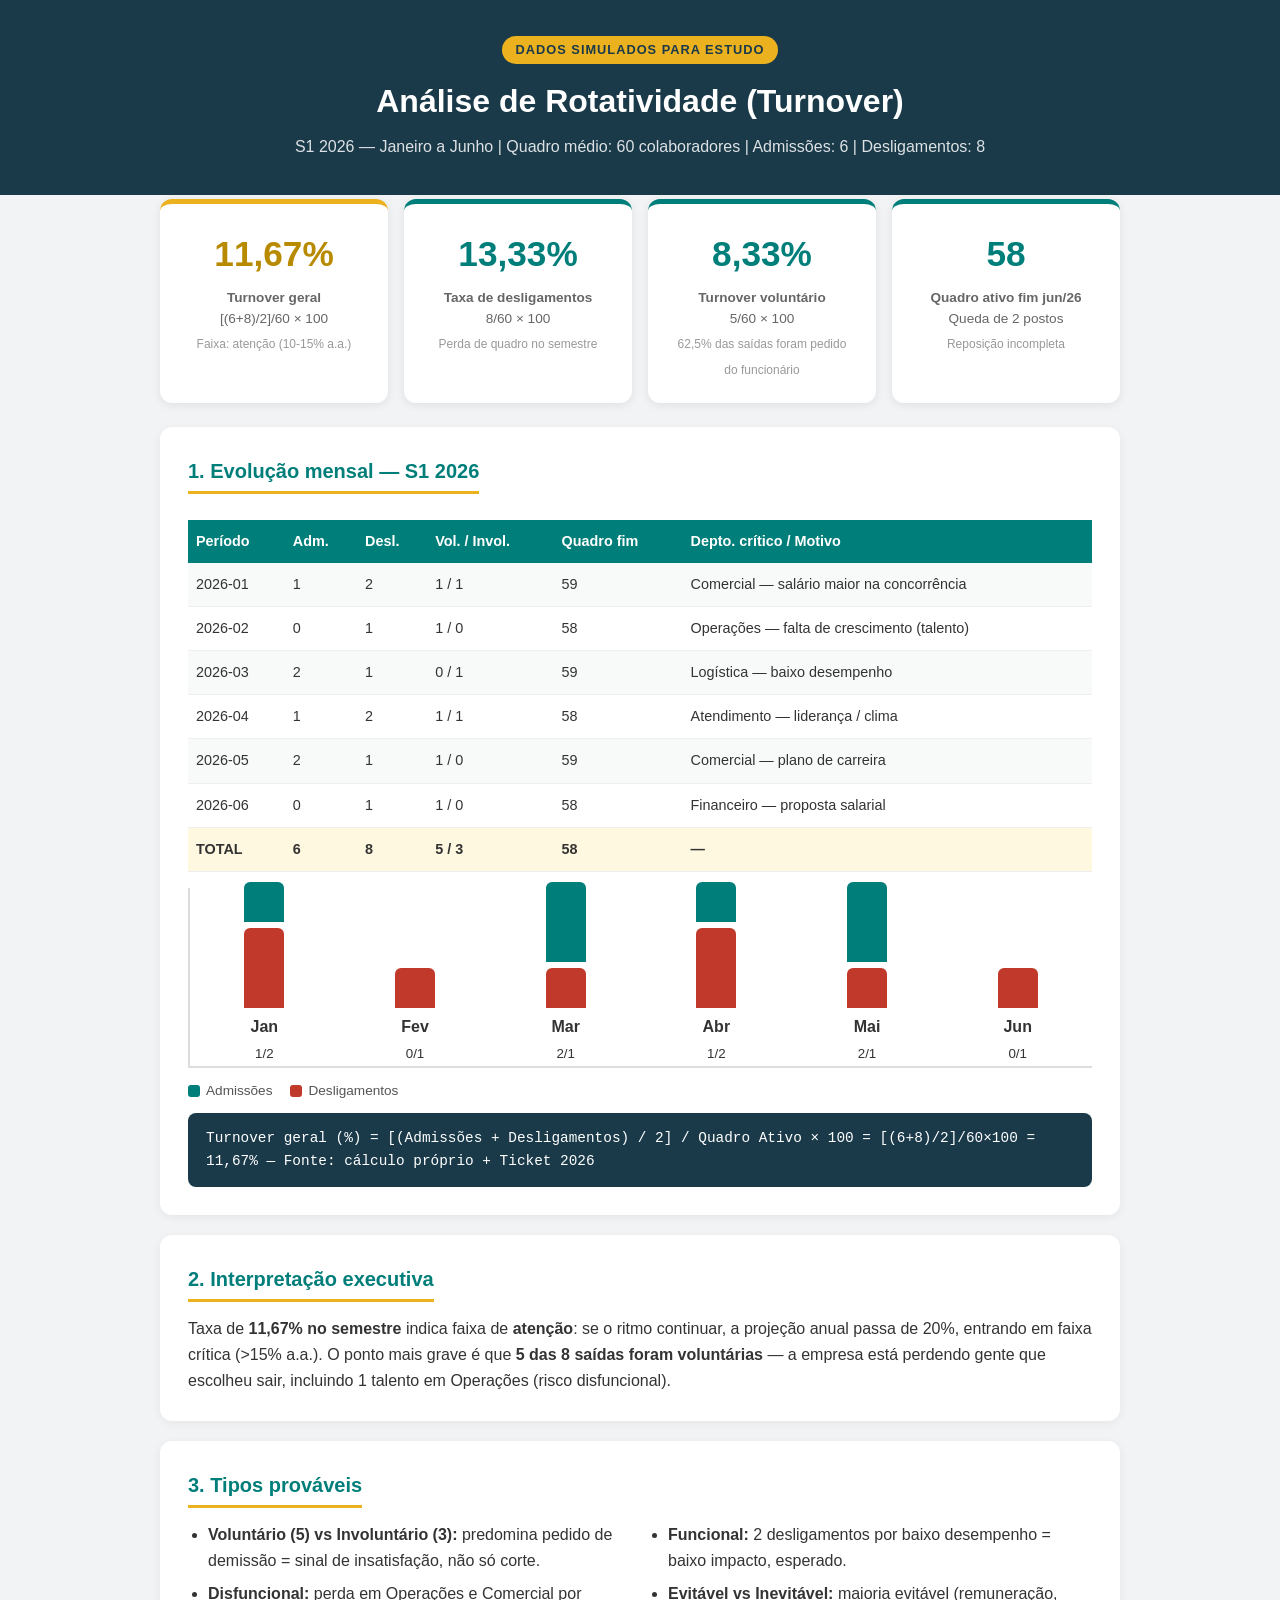
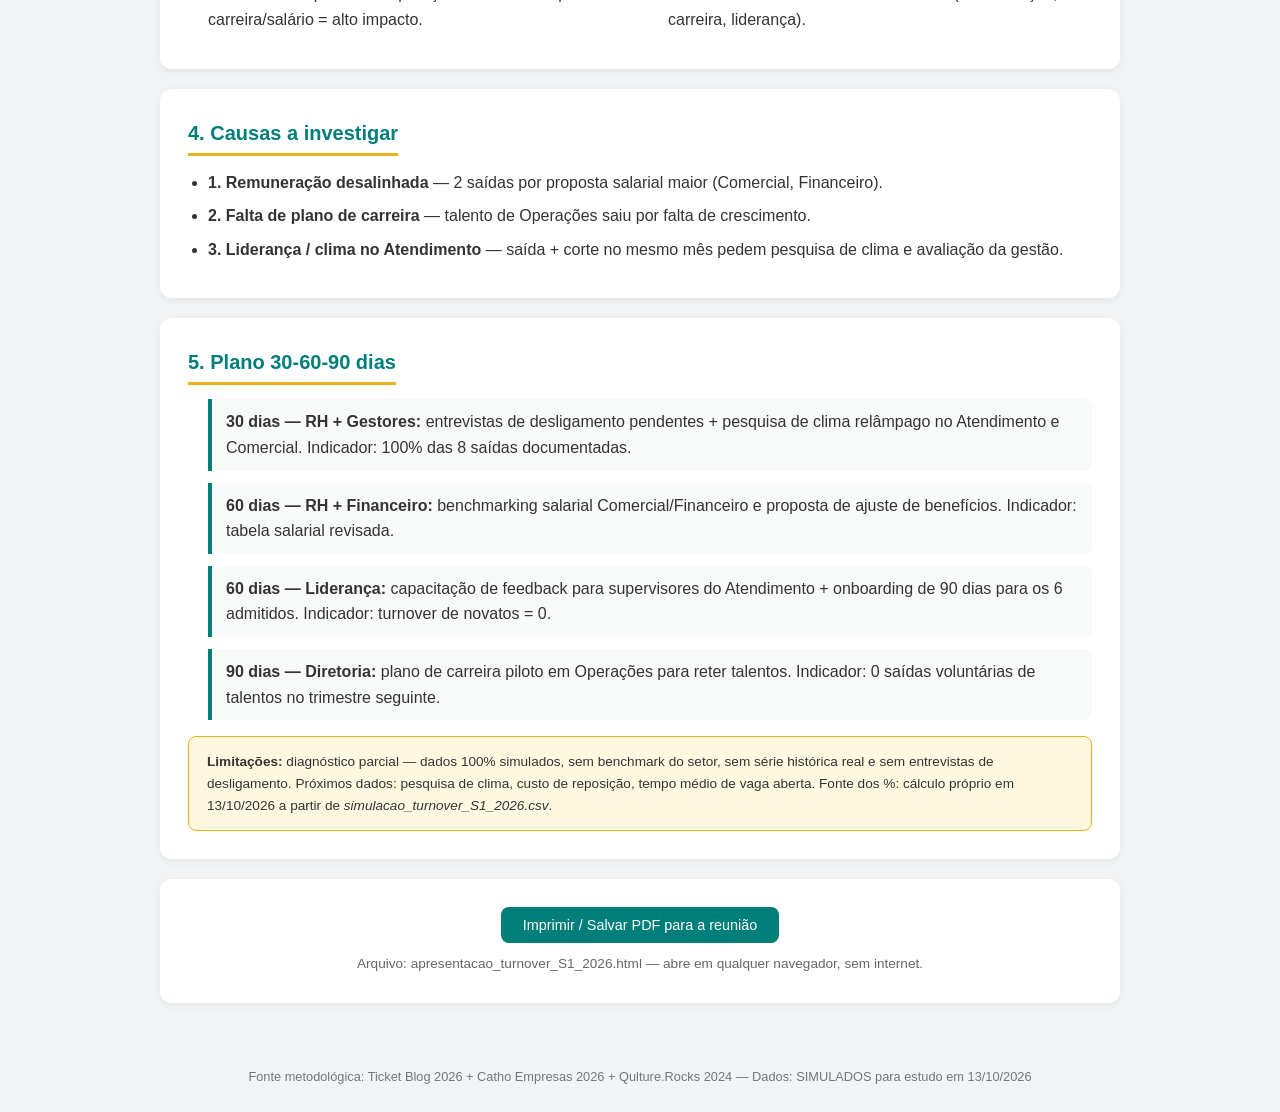
<file: apresentacao_turnover_S1_2026.html>
<!DOCTYPE html>
<html lang="pt-BR">
<head>
<meta charset="UTF-8">
<meta name="viewport" content="width=device-width, initial-scale=1.0">
<title>Análise de Rotatividade - S1 2026 | Apresentação Gerencial</title>
<style>
*{margin:0;padding:0;box-sizing:border-box}
body{font-family:'Segoe UI',Arial,sans-serif;background:#f1f3f5;color:#333;line-height:1.6}
header{background:#1a3a4a;color:#fff;padding:36px 24px;text-align:center}
header .badge{display:inline-block;background:#ECB11F;color:#1a3a4a;font-weight:700;font-size:.8rem;padding:4px 14px;border-radius:20px;margin-bottom:12px;letter-spacing:1px}
header h1{font-size:2rem;margin-bottom:6px}
header p{opacity:.85;font-size:1rem}
.container{max-width:1000px;margin:-24px auto 40px;padding:0 20px}
.kpis{display:grid;grid-template-columns:repeat(auto-fit,minmax(210px,1fr));gap:16px;margin-bottom:24px}
.kpi{background:#fff;border-radius:12px;padding:22px;text-align:center;box-shadow:0 2px 10px rgba(0,0,0,.08);border-top:5px solid #007E7A}
.kpi.alerta{border-top-color:#ECB11F}
.kpi .valor{font-size:2.2rem;font-weight:800;color:#007E7A}
.kpi.alerta .valor{color:#b78a00}
.kpi .rotulo{font-size:.85rem;color:#666;margin-top:4px}
.kpi small{color:#999;font-size:.75rem}
.card{background:#fff;border-radius:12px;padding:28px;margin-bottom:20px;box-shadow:0 2px 10px rgba(0,0,0,.06)}
.card h2{color:#007E7A;font-size:1.25rem;margin-bottom:14px;border-bottom:3px solid #ECB11F;display:inline-block;padding-bottom:4px}
table{width:100%;border-collapse:collapse;margin-top:12px;font-size:.9rem}
th{background:#007E7A;color:#fff;padding:10px 8px;text-align:left}
td{padding:10px 8px;border-bottom:1px solid #eee}
tr:nth-child(even) td{background:#f8fafa}
tr.total td{background:#fff8e1;font-weight:700}
.bars{display:flex;align-items:flex-end;gap:14px;height:180px;margin-top:16px;padding:10px 6px 0;border-left:2px solid #ddd;border-bottom:2px solid #ddd}
.bar-group{flex:1;text-align:center}
.bar{border-radius:6px 6px 0 0;margin:0 auto 6px}
.bar.adm{background:#007E7A}
.bar.des{background:#c0392b}
.legenda{display:flex;gap:18px;margin-top:12px;font-size:.85rem;color:#555}
.dot{display:inline-block;width:12px;height:12px;border-radius:3px;margin-right:6px;vertical-align:middle}
.grid2{display:grid;grid-template-columns:repeat(auto-fit,minmax(280px,1fr));gap:16px}
ul{padding-left:20px}
li{margin-bottom:8px}
.plano li{list-style:none;margin-bottom:12px;background:#f8fafa;border-left:4px solid #007E7A;padding:10px 14px;border-radius:0 8px 8px 0}
.formula{background:#1a3a4a;color:#fff;padding:14px 18px;border-radius:8px;font-family:monospace;margin-top:12px;font-size:.9rem}
.aviso{background:#fff8e1;border:1px solid #ECB11F;border-radius:8px;padding:14px 18px;font-size:.85rem;margin-top:16px}
footer{text-align:center;color:#747678;font-size:.8rem;padding:24px}
@media print{header{padding:20px}.container{margin:0 auto} .no-print{display:none}}
button{cursor:pointer;background:#007E7A;color:#fff;border:none;padding:10px 22px;border-radius:8px;font-size:.9rem}
button:hover{background:#005f5c}
</style>
</head>
<body>
<header>
<div class="badge">DADOS SIMULADOS PARA ESTUDO</div>
<h1>Análise de Rotatividade (Turnover)</h1>
<p>S1 2026 — Janeiro a Junho | Quadro médio: 60 colaboradores | Admissões: 6 | Desligamentos: 8</p>
</header>

<div class="container">
<div class="kpis" style="margin-top:28px">
<div class="kpi alerta"><div class="valor">11,67%</div><div class="rotulo"><strong>Turnover geral</strong><br>[(6+8)/2]/60 × 100</div><small>Faixa: atenção (10-15% a.a.)</small></div>
<div class="kpi"><div class="valor">13,33%</div><div class="rotulo"><strong>Taxa de desligamentos</strong><br>8/60 × 100</div><small>Perda de quadro no semestre</small></div>
<div class="kpi"><div class="valor">8,33%</div><div class="rotulo"><strong>Turnover voluntário</strong><br>5/60 × 100</div><small>62,5% das saídas foram pedido do funcionário</small></div>
<div class="kpi"><div class="valor">58</div><div class="rotulo"><strong>Quadro ativo fim jun/26</strong><br>Queda de 2 postos</div><small>Reposição incompleta</small></div>
</div>

<div class="card">
<h2>1. Evolução mensal — S1 2026</h2>
<table>
<tr><th>Período</th><th>Adm.</th><th>Desl.</th><th>Vol. / Invol.</th><th>Quadro fim</th><th>Depto. crítico / Motivo</th></tr>
<tr><td>2026-01</td><td>1</td><td>2</td><td>1 / 1</td><td>59</td><td>Comercial — salário maior na concorrência</td></tr>
<tr><td>2026-02</td><td>0</td><td>1</td><td>1 / 0</td><td>58</td><td>Operações — falta de crescimento (talento)</td></tr>
<tr><td>2026-03</td><td>2</td><td>1</td><td>0 / 1</td><td>59</td><td>Logística — baixo desempenho</td></tr>
<tr><td>2026-04</td><td>1</td><td>2</td><td>1 / 1</td><td>58</td><td>Atendimento — liderança / clima</td></tr>
<tr><td>2026-05</td><td>2</td><td>1</td><td>1 / 0</td><td>59</td><td>Comercial — plano de carreira</td></tr>
<tr><td>2026-06</td><td>0</td><td>1</td><td>1 / 0</td><td>58</td><td>Financeiro — proposta salarial</td></tr>
<tr class="total"><td>TOTAL</td><td>6</td><td>8</td><td>5 / 3</td><td>58</td><td>—</td></tr>
</table>
<div class="bars">
<div class="bar-group"><div class="bar adm" style="height:40px;width:40px"></div><div class="bar des" style="height:80px;width:40px"></div><strong>Jan</strong><br><small>1/2</small></div>
<div class="bar-group"><div class="bar adm" style="height:0px;width:40px"></div><div class="bar des" style="height:40px;width:40px"></div><strong>Fev</strong><br><small>0/1</small></div>
<div class="bar-group"><div class="bar adm" style="height:80px;width:40px"></div><div class="bar des" style="height:40px;width:40px"></div><strong>Mar</strong><br><small>2/1</small></div>
<div class="bar-group"><div class="bar adm" style="height:40px;width:40px"></div><div class="bar des" style="height:80px;width:40px"></div><strong>Abr</strong><br><small>1/2</small></div>
<div class="bar-group"><div class="bar adm" style="height:80px;width:40px"></div><div class="bar des" style="height:40px;width:40px"></div><strong>Mai</strong><br><small>2/1</small></div>
<div class="bar-group"><div class="bar adm" style="height:0px;width:40px"></div><div class="bar des" style="height:40px;width:40px"></div><strong>Jun</strong><br><small>0/1</small></div>
</div>
<div class="legenda"><span><span class="dot" style="background:#007E7A"></span>Admissões</span><span><span class="dot" style="background:#c0392b"></span>Desligamentos</span></div>
<div class="formula">Turnover geral (%) = [(Admissões + Desligamentos) / 2] / Quadro Ativo × 100 = [(6+8)/2]/60×100 = 11,67% — Fonte: cálculo próprio + Ticket 2026</div>
</div>

<div class="card">
<h2>2. Interpretação executiva</h2>
<p>Taxa de <strong>11,67% no semestre</strong> indica faixa de <strong>atenção</strong>: se o ritmo continuar, a projeção anual passa de 20%, entrando em faixa crítica (&gt;15% a.a.). O ponto mais grave é que <strong>5 das 8 saídas foram voluntárias</strong> — a empresa está perdendo gente que escolheu sair, incluindo 1 talento em Operações (risco disfuncional).</p>
</div>

<div class="card">
<h2>3. Tipos prováveis</h2>
<div class="grid2">
<div><ul><li><strong>Voluntário (5) vs Involuntário (3):</strong> predomina pedido de demissão = sinal de insatisfação, não só corte.</li><li><strong>Disfuncional:</strong> perda em Operações e Comercial por carreira/salário = alto impacto.</li></ul></div>
<div><ul><li><strong>Funcional:</strong> 2 desligamentos por baixo desempenho = baixo impacto, esperado.</li><li><strong>Evitável vs Inevitável:</strong> maioria evitável (remuneração, carreira, liderança).</li></ul></div>
</div>
</div>

<div class="card">
<h2>4. Causas a investigar</h2>
<ul>
<li><strong>1. Remuneração desalinhada</strong> — 2 saídas por proposta salarial maior (Comercial, Financeiro).</li>
<li><strong>2. Falta de plano de carreira</strong> — talento de Operações saiu por falta de crescimento.</li>
<li><strong>3. Liderança / clima no Atendimento</strong> — saída + corte no mesmo mês pedem pesquisa de clima e avaliação da gestão.</li>
</ul>
</div>

<div class="card">
<h2>5. Plano 30-60-90 dias</h2>
<ul class="plano">
<li><strong>30 dias — RH + Gestores:</strong> entrevistas de desligamento pendentes + pesquisa de clima relâmpago no Atendimento e Comercial. Indicador: 100% das 8 saídas documentadas.</li>
<li><strong>60 dias — RH + Financeiro:</strong> benchmarking salarial Comercial/Financeiro e proposta de ajuste de benefícios. Indicador: tabela salarial revisada.</li>
<li><strong>60 dias — Liderança:</strong> capacitação de feedback para supervisores do Atendimento + onboarding de 90 dias para os 6 admitidos. Indicador: turnover de novatos = 0.</li>
<li><strong>90 dias — Diretoria:</strong> plano de carreira piloto em Operações para reter talentos. Indicador: 0 saídas voluntárias de talentos no trimestre seguinte.</li>
</ul>
<div class="aviso"><strong>Limitações:</strong> diagnóstico parcial — dados 100% simulados, sem benchmark do setor, sem série histórica real e sem entrevistas de desligamento. Próximos dados: pesquisa de clima, custo de reposição, tempo médio de vaga aberta. Fonte dos %: cálculo próprio em 13/10/2026 a partir de <em>simulacao_turnover_S1_2026.csv</em>.</div>
</div>

<div class="card no-print" style="text-align:center">
<button onclick="window.print()">Imprimir / Salvar PDF para a reunião</button>
<p style="margin-top:10px;font-size:.85rem;color:#666">Arquivo: apresentacao_turnover_S1_2026.html — abre em qualquer navegador, sem internet.</p>
</div>
</div>
<footer>Fonte metodológica: Ticket Blog 2026 + Catho Empresas 2026 + Qulture.Rocks 2024 — Dados: SIMULADOS para estudo em 13/10/2026</footer>
</body>
</html>
</file>
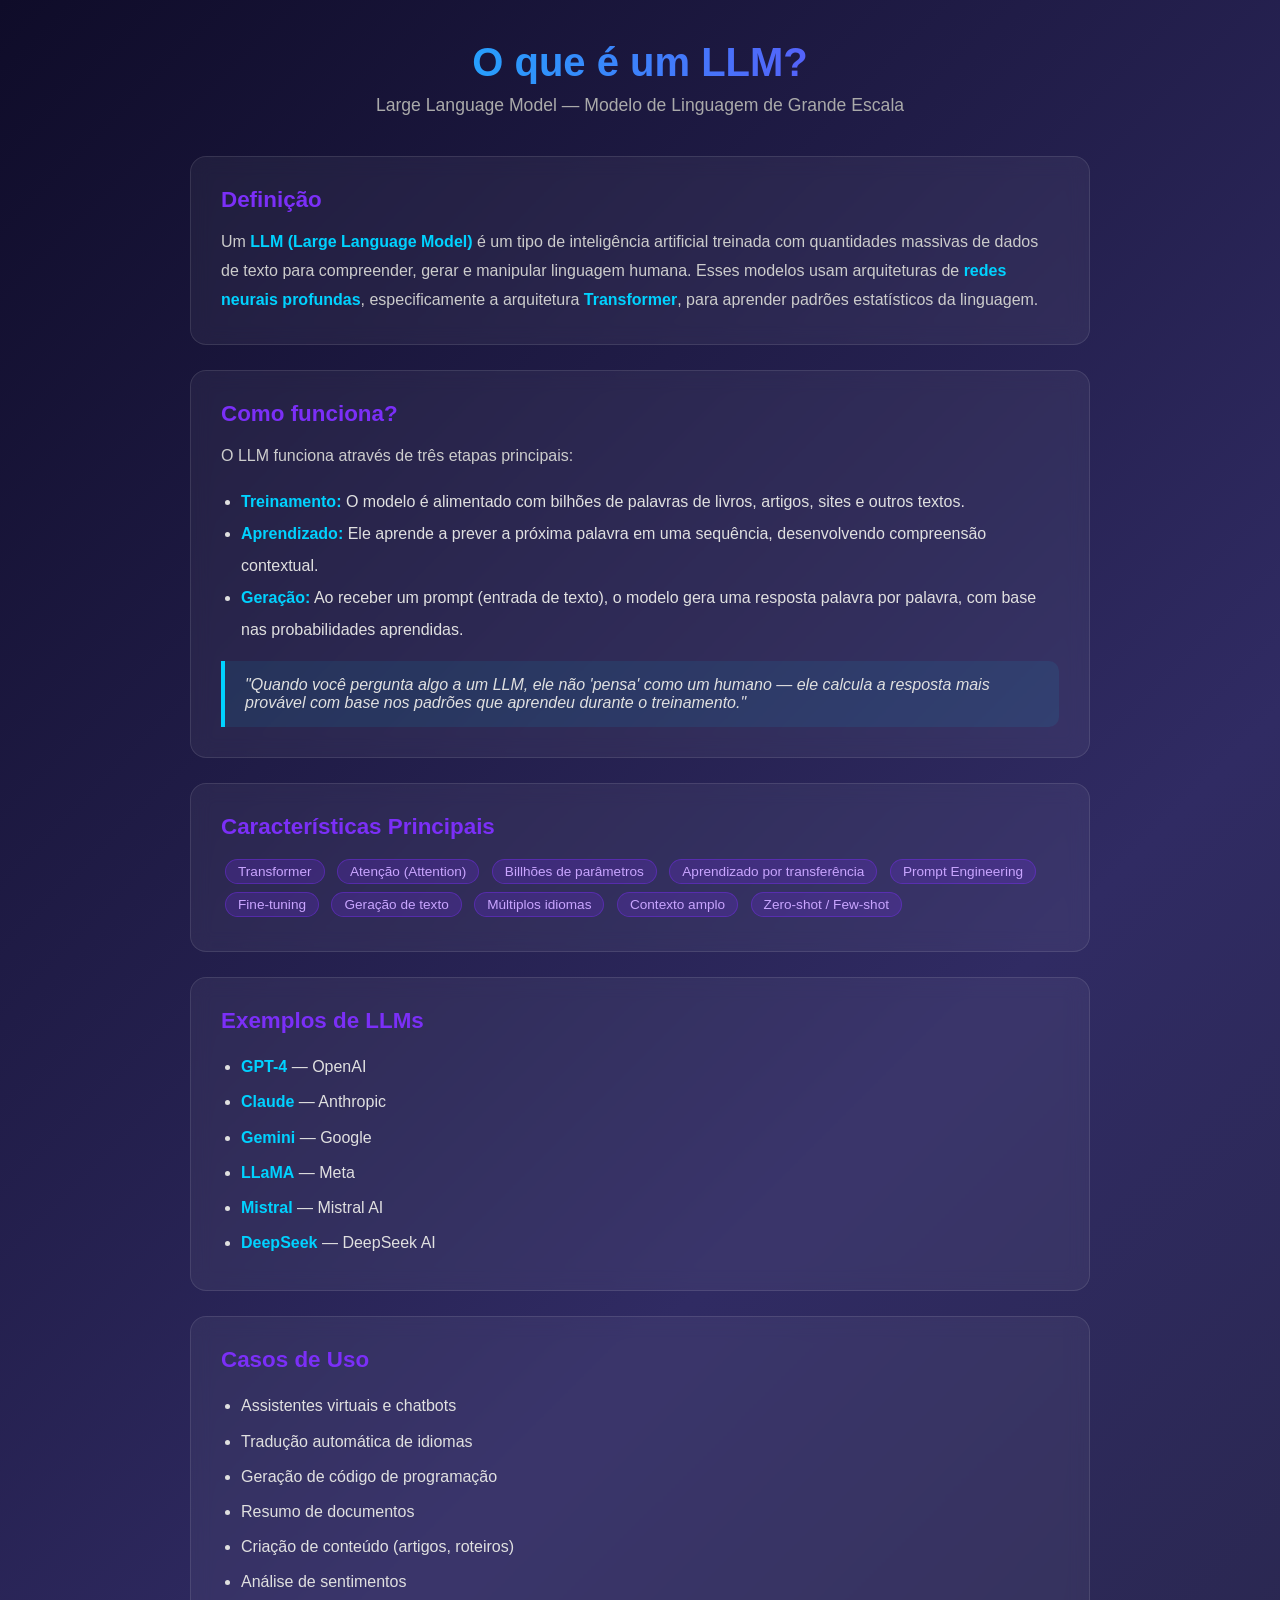
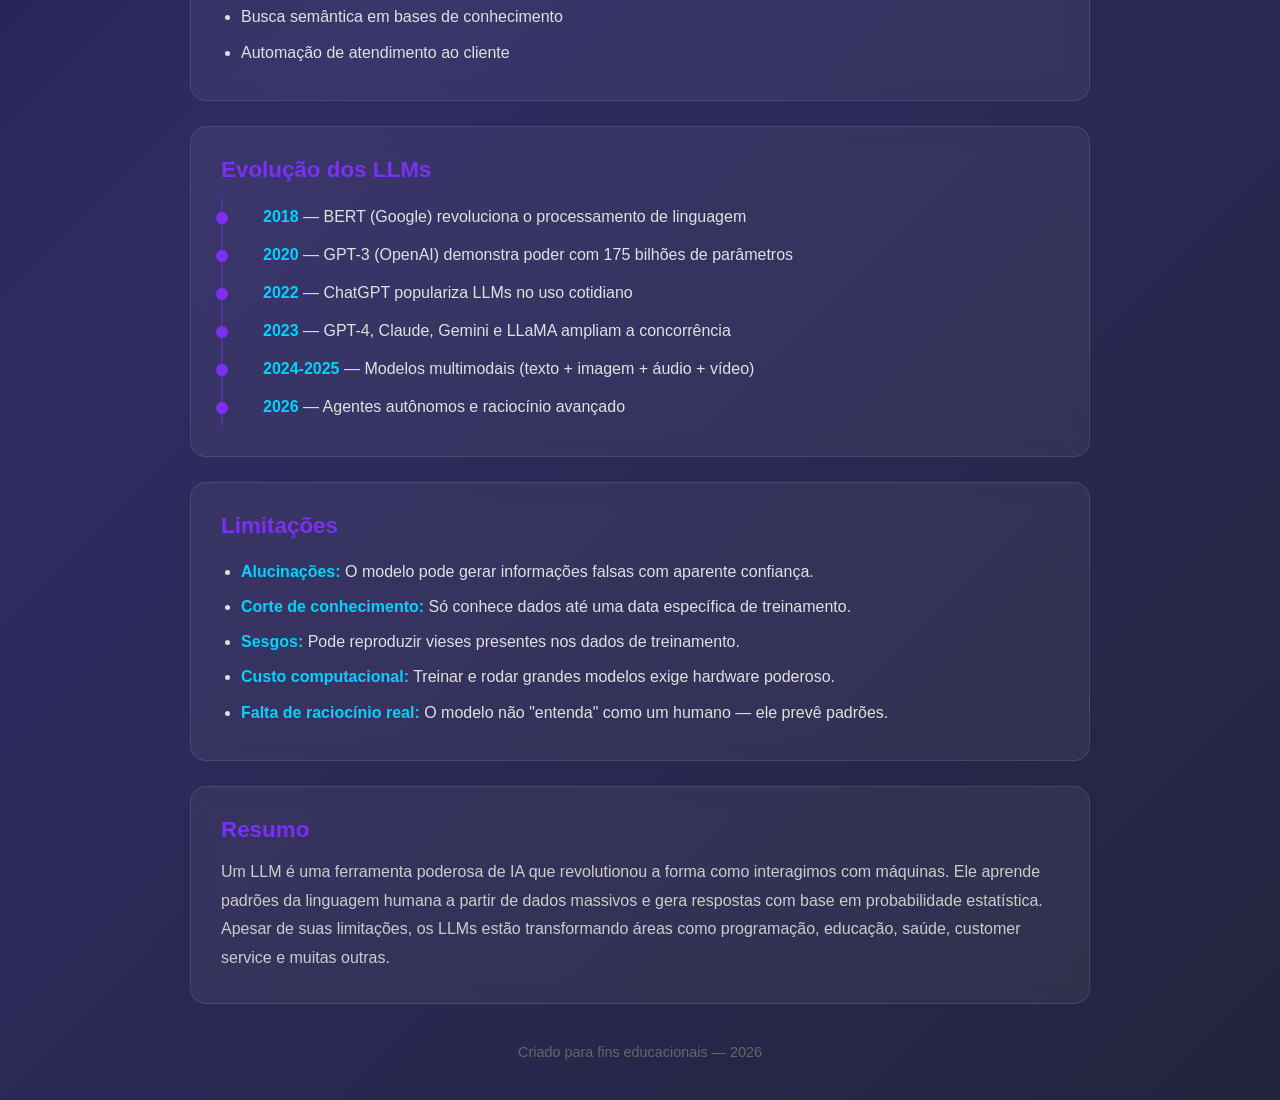
<file: llm-explicacao.html>
<!DOCTYPE html>
<html lang="pt-BR">
<head>
    <meta charset="UTF-8">
    <meta name="viewport" content="width=device-width, initial-scale=1.0">
    <title>O que é um LLM?</title>
    <style>
        * { margin: 0; padding: 0; box-sizing: border-box; }
        body {
            font-family: 'Segoe UI', Tahoma, Geneva, Verdana, sans-serif;
            background: linear-gradient(135deg, #0f0c29, #302b63, #24243e);
            color: #e0e0e0;
            min-height: 100vh;
            padding: 40px 20px;
        }
        .container {
            max-width: 900px;
            margin: 0 auto;
        }
        h1 {
            text-align: center;
            font-size: 2.5rem;
            margin-bottom: 10px;
            background: linear-gradient(90deg, #00d2ff, #7b2ff7);
            -webkit-background-clip: text;
            -webkit-text-fill-color: transparent;
        }
        .subtitle {
            text-align: center;
            color: #aaa;
            margin-bottom: 40px;
            font-size: 1.1rem;
        }
        .card {
            background: rgba(255, 255, 255, 0.05);
            border: 1px solid rgba(255, 255, 255, 0.1);
            border-radius: 16px;
            padding: 30px;
            margin-bottom: 25px;
            backdrop-filter: blur(10px);
            transition: transform 0.2s;
        }
        .card:hover { transform: translateY(-3px); }
        .card h2 {
            color: #7b2ff7;
            margin-bottom: 15px;
            font-size: 1.4rem;
        }
        .card p { line-height: 1.8; color: #ccc; }
        .highlight {
            color: #00d2ff;
            font-weight: bold;
        }
        .tag {
            display: inline-block;
            background: rgba(123, 47, 247, 0.2);
            border: 1px solid rgba(123, 47, 247, 0.4);
            padding: 4px 12px;
            border-radius: 20px;
            font-size: 0.85rem;
            margin: 4px;
            color: #c9a5ff;
        }
        .exemplo {
            background: rgba(0, 210, 255, 0.08);
            border-left: 4px solid #00d2ff;
            padding: 15px 20px;
            border-radius: 0 10px 10px 0;
            margin-top: 15px;
            font-style: italic;
        }
        .timeline {
            list-style: none;
            padding-left: 20px;
            border-left: 2px solid rgba(123, 47, 247, 0.4);
        }
        .timeline li {
            padding: 10px 0 10px 20px;
            position: relative;
        }
        .timeline li::before {
            content: '';
            width: 12px;
            height: 12px;
            background: #7b2ff7;
            border-radius: 50%;
            position: absolute;
            left: -27px;
            top: 14px;
        }
        .timeline .ano { color: #00d2ff; font-weight: bold; }
        footer {
            text-align: center;
            margin-top: 40px;
            color: #666;
            font-size: 0.9rem;
        }
    </style>
</head>
<body>
    <div class="container">
        <h1>O que é um LLM?</h1>
        <p class="subtitle">Large Language Model — Modelo de Linguagem de Grande Escala</p>

        <div class="card">
            <h2>Definição</h2>
            <p>
                Um <span class="highlight">LLM (Large Language Model)</span> é um tipo de inteligência artificial treinada com
                quantidades massivas de dados de texto para compreender, gerar e manipular linguagem humana.
                Esses modelos usam arquiteturas de <span class="highlight">redes neurais profundas</span>,
                especificamente a arquitetura <span class="highlight">Transformer</span>, para aprender padrões
                estatísticos da linguagem.
            </p>
        </div>

        <div class="card">
            <h2>Como funciona?</h2>
            <p>
                O LLM funciona através de três etapas principais:
            </p>
            <ul style="margin-top: 15px; padding-left: 20px; line-height: 2;">
                <li><span class="highlight">Treinamento:</span> O modelo é alimentado com bilhões de palavras de livros, artigos, sites e outros textos.</li>
                <li><span class="highlight">Aprendizado:</span> Ele aprende a prever a próxima palavra em uma sequência, desenvolvendo compreensão contextual.</li>
                <li><span class="highlight">Geração:</span> Ao receber um prompt (entrada de texto), o modelo gera uma resposta palavra por palavra, com base nas probabilidades aprendidas.</li>
            </ul>
            <div class="exemplo">
                "Quando você pergunta algo a um LLM, ele não 'pensa' como um humano — ele calcula a resposta mais provável
                com base nos padrões que aprendeu durante o treinamento."
            </div>
        </div>

        <div class="card">
            <h2>Características Principais</h2>
            <div>
                <span class="tag">Transformer</span>
                <span class="tag">Atenção (Attention)</span>
                <span class="tag">Billhões de parâmetros</span>
                <span class="tag">Aprendizado por transferência</span>
                <span class="tag">Prompt Engineering</span>
                <span class="tag">Fine-tuning</span>
                <span class="tag">Geração de texto</span>
                <span class="tag">Múltiplos idiomas</span>
                <span class="tag">Contexto amplo</span>
                <span class="tag">Zero-shot / Few-shot</span>
            </div>
        </div>

        <div class="card">
            <h2>Exemplos de LLMs</h2>
            <ul style="padding-left: 20px; line-height: 2.2;">
                <li><span class="highlight">GPT-4</span> — OpenAI</li>
                <li><span class="highlight">Claude</span> — Anthropic</li>
                <li><span class="highlight">Gemini</span> — Google</li>
                <li><span class="highlight">LLaMA</span> — Meta</li>
                <li><span class="highlight">Mistral</span> — Mistral AI</li>
                <li><span class="highlight">DeepSeek</span> — DeepSeek AI</li>
            </ul>
        </div>

        <div class="card">
            <h2>Casos de Uso</h2>
            <ul style="padding-left: 20px; line-height: 2.2;">
                <li>Assistentes virtuais e chatbots</li>
                <li>Tradução automática de idiomas</li>
                <li>Geração de código de programação</li>
                <li>Resumo de documentos</li>
                <li>Criação de conteúdo (artigos, roteiros)</li>
                <li>Análise de sentimentos</li>
                <li>Busca semântica em bases de conhecimento</li>
                <li>Automação de atendimento ao cliente</li>
            </ul>
        </div>

        <div class="card">
            <h2>Evolução dos LLMs</h2>
            <ul class="timeline">
                <li><span class="ano">2018</span> — BERT (Google) revoluciona o processamento de linguagem</li>
                <li><span class="ano">2020</span> — GPT-3 (OpenAI) demonstra poder com 175 bilhões de parâmetros</li>
                <li><span class="ano">2022</span> — ChatGPT populariza LLMs no uso cotidiano</li>
                <li><span class="ano">2023</span> — GPT-4, Claude, Gemini e LLaMA ampliam a concorrência</li>
                <li><span class="ano">2024-2025</span> — Modelos multimodais (texto + imagem + áudio + vídeo)</li>
                <li><span class="ano">2026</span> — Agentes autônomos e raciocínio avançado</li>
            </ul>
        </div>

        <div class="card">
            <h2>Limitações</h2>
            <ul style="padding-left: 20px; line-height: 2.2;">
                <li><span class="highlight">Alucinações:</span> O modelo pode gerar informações falsas com aparente confiança.</li>
                <li><span class="highlight">Corte de conhecimento:</span> Só conhece dados até uma data específica de treinamento.</li>
                <li><span class="highlight">Sesgos:</span> Pode reproduzir vieses presentes nos dados de treinamento.</li>
                <li><span class="highlight">Custo computacional:</span> Treinar e rodar grandes modelos exige hardware poderoso.</li>
                <li><span class="highlight">Falta de raciocínio real:</span> O modelo não "entenda" como um humano — ele prevê padrões.</li>
            </ul>
        </div>

        <div class="card">
            <h2>Resumo</h2>
            <p>
                Um LLM é uma ferramenta poderosa de IA que revolutionou a forma como interagimos com máquinas.
                Ele aprende padrões da linguagem humana a partir de dados massivos e gera respostas com base
                em probabilidade estatística. Apesar de suas limitações, os LLMs estão transformando áreas
                como programação, educação, saúde, customer service e muitas outras.
            </p>
        </div>

        <footer>
            Criado para fins educacionais — 2026
        </footer>
    </div>
</body>
</html>
</file>
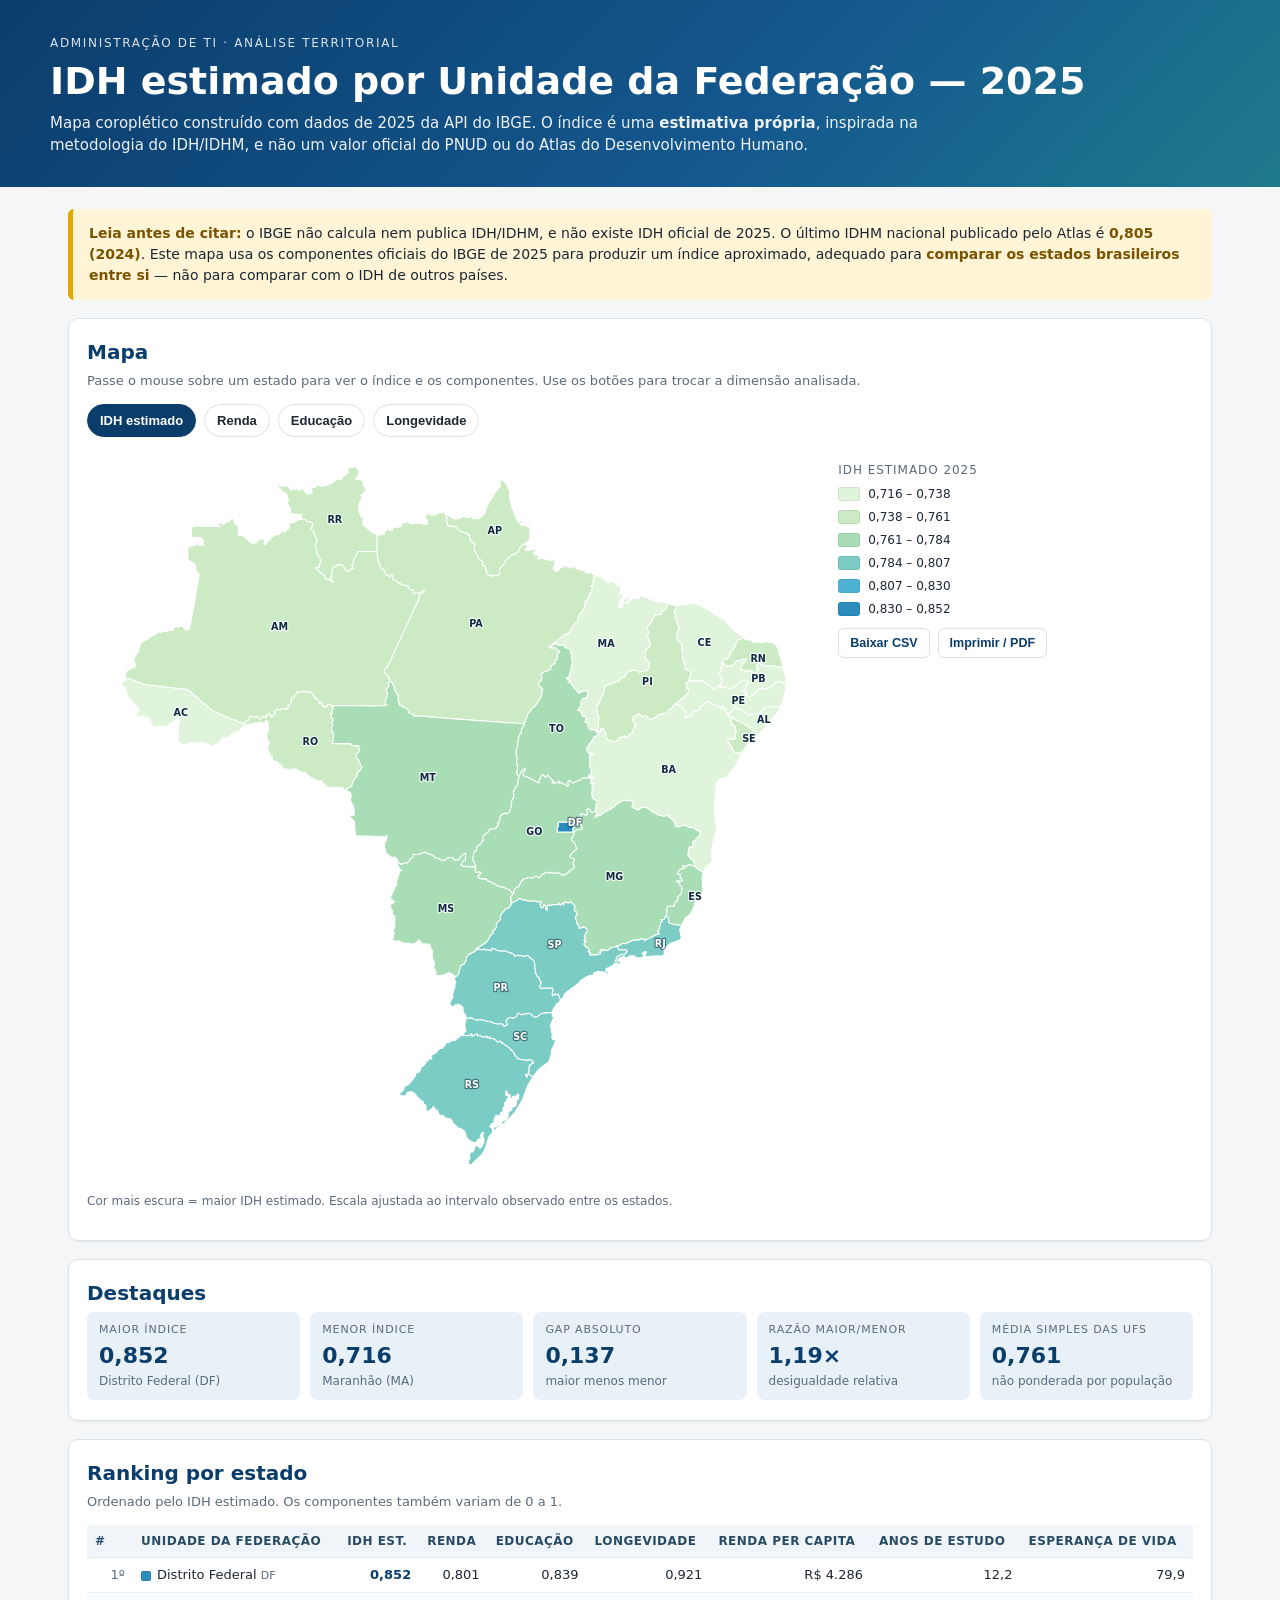
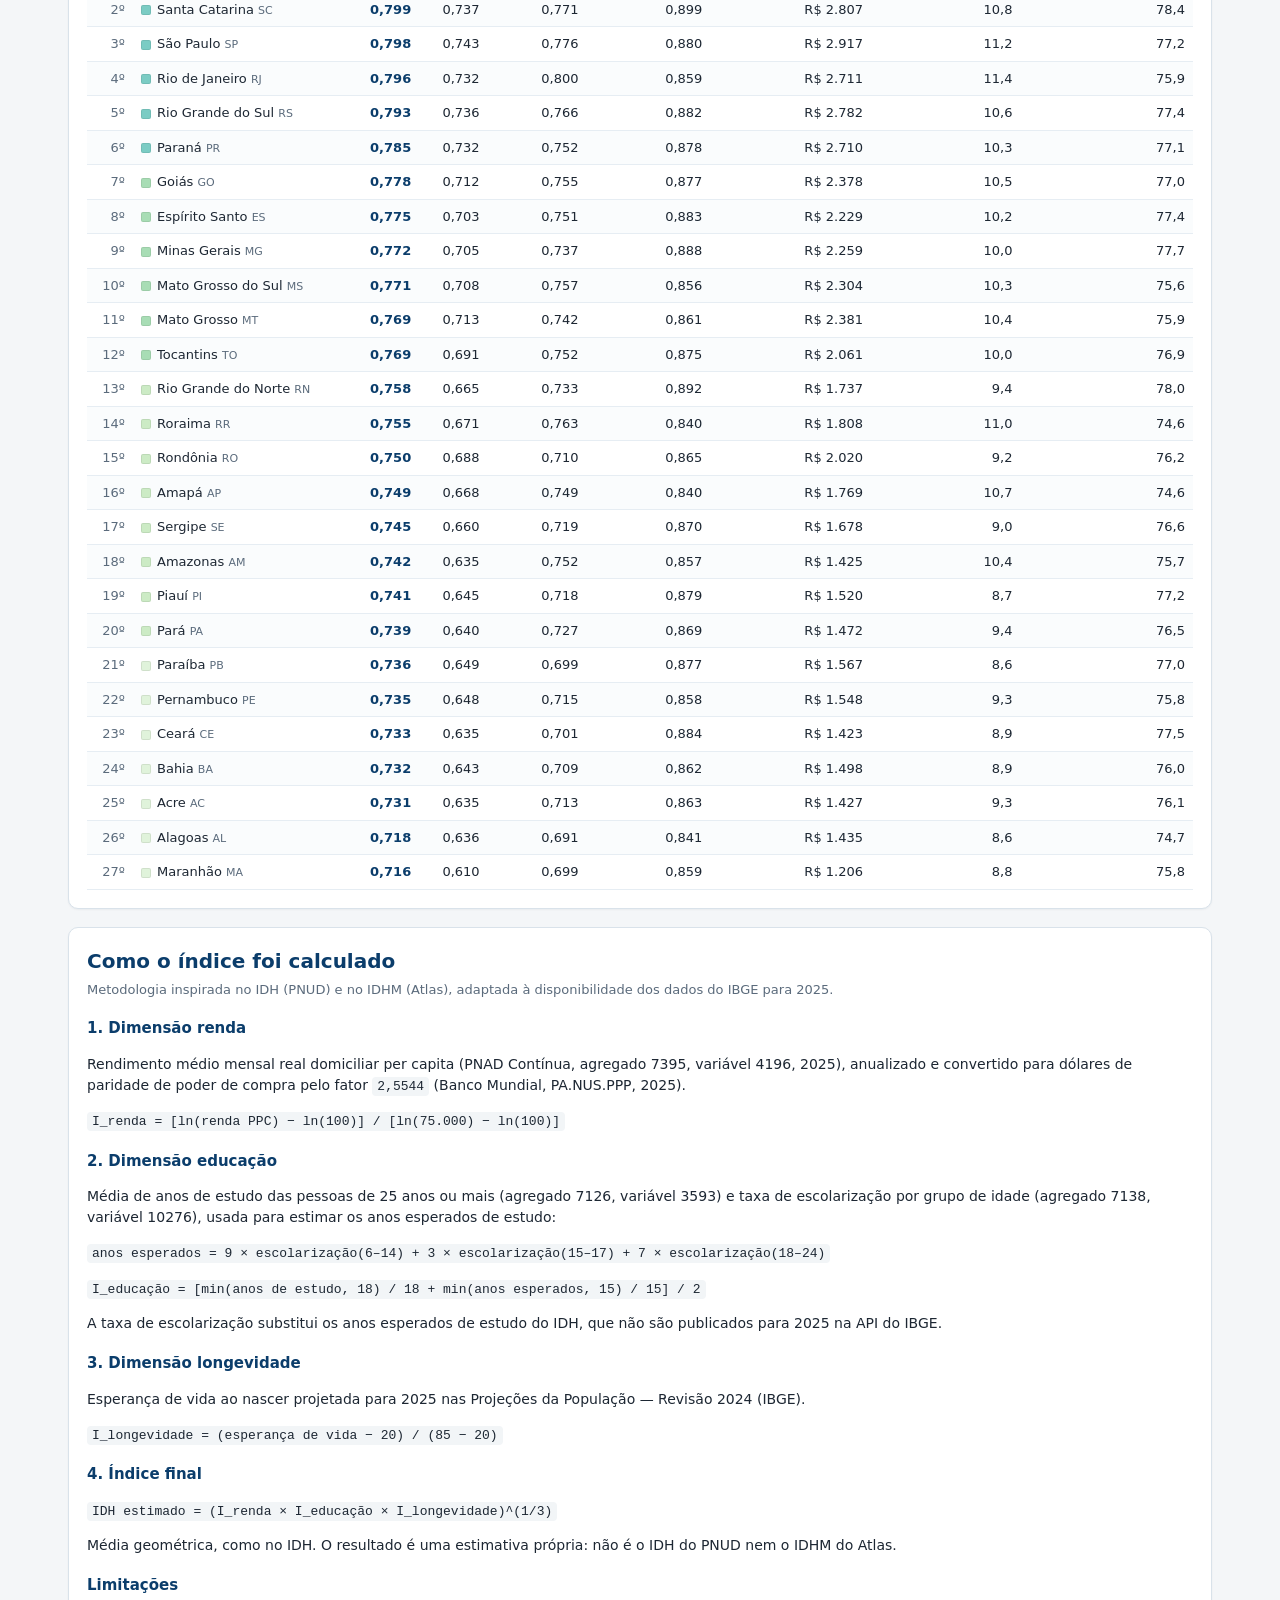
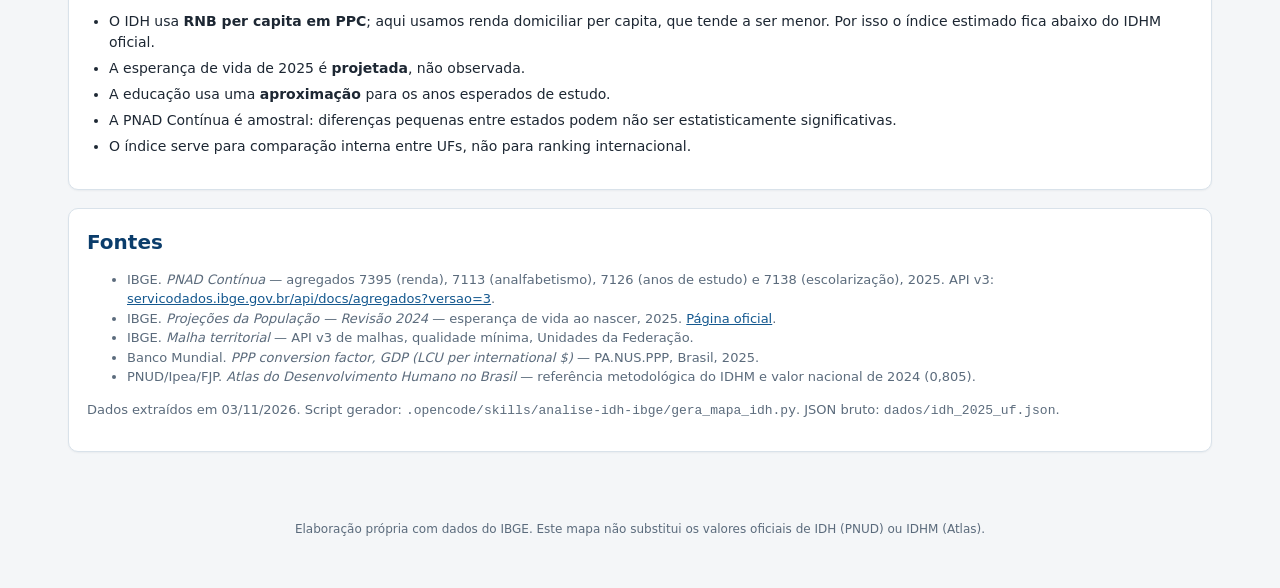
<file: mapa-idh-2025.html>
<!DOCTYPE html>
<html lang="pt-BR">
<head>
<meta charset="utf-8">
<meta name="viewport" content="width=device-width, initial-scale=1">
<title>IDH estimado 2025 por UF — dados do IBGE</title>
<style>
  :root {
    --azul: #0b3d6b;
    --azul-claro: #e8f1f8;
    --texto: #1d2733;
    --muted: #5b6b7c;
    --borda: #d9e2ea;
    --alerta: #fff4d6;
    --alerta-borda: #e0a800;
  }
  * { box-sizing: border-box; }
  body {
    margin: 0; background: #f4f6f8; color: var(--texto);
    font-family: "Segoe UI", system-ui, -apple-system, Roboto, Arial, sans-serif;
    line-height: 1.5;
  }
  header {
    background: linear-gradient(135deg, #0b3d6b 0%, #14588f 60%, #1f7a8c 100%);
    color: #fff; padding: 34px 24px 30px;
  }
  header .wrap { max-width: 1180px; margin: 0 auto; }
  header .kicker {
    text-transform: uppercase; letter-spacing: .14em; font-size: 12px;
    opacity: .85; margin-bottom: 8px;
  }
  header h1 { margin: 0 0 8px; font-size: clamp(24px, 3.2vw, 38px); line-height: 1.15; }
  header p { margin: 0; max-width: 900px; opacity: .92; font-size: 15px; }
  main { max-width: 1180px; margin: 0 auto; padding: 22px 18px 50px; }
  .alerta {
    background: var(--alerta); border-left: 5px solid var(--alerta-borda);
    padding: 14px 16px; border-radius: 6px; margin: 0 0 18px; font-size: 14px;
  }
  .alerta strong { color: #7a5200; }
  .card {
    background: #fff; border: 1px solid var(--borda); border-radius: 10px;
    padding: 18px; margin-bottom: 18px; box-shadow: 0 1px 2px rgba(16,42,67,.05);
  }
  .card h2 { margin: 0 0 4px; font-size: 20px; color: var(--azul); }
  .card h3 { margin: 18px 0 8px; font-size: 15px; color: var(--azul); }
  .card .sub { margin: 0 0 14px; color: var(--muted); font-size: 13px; }
  .layout { display: grid; grid-template-columns: minmax(0, 1.55fr) minmax(260px, .75fr); gap: 18px; align-items: start; }
  #mapa { width: 100%; height: auto; display: block; }
  .uf { stroke: #fff; stroke-width: 1.1; cursor: pointer; transition: opacity .15s, stroke .15s; }
  .uf:hover { stroke: #102a43; stroke-width: 2.2; }
  .rotulo {
    font-size: 10px; font-weight: 700; fill: #102a43; text-anchor: middle;
    dominant-baseline: middle; pointer-events: none; paint-order: stroke;
    stroke: rgba(255,255,255,.85); stroke-width: 2.4px; stroke-linejoin: round;
  }
  .rotulo.claro { fill: #fff; stroke: rgba(16,42,67,.55); }
  .controles { display: flex; flex-wrap: wrap; gap: 8px; margin-bottom: 12px; }
  .controles button {
    border: 1px solid var(--borda); background: #fff; color: var(--texto);
    padding: 8px 12px; border-radius: 999px; font-size: 13px; cursor: pointer;
    font-weight: 600;
  }
  .controles button:hover { border-color: #7fb3d5; }
  .controles button.ativo { background: var(--azul); border-color: var(--azul); color: #fff; }
  .legenda { margin-top: 12px; }
  .legenda .titulo { font-size: 12px; text-transform: uppercase; letter-spacing: .08em; color: var(--muted); margin-bottom: 6px; }
  .legenda .faixas { display: grid; gap: 5px; }
  .legenda .faixa { display: flex; align-items: center; gap: 8px; font-size: 12px; }
  .legenda .cor { width: 22px; height: 14px; border-radius: 3px; border: 1px solid rgba(0,0,0,.08); flex: 0 0 auto; }
  .nota-mapa { font-size: 12px; color: var(--muted); margin-top: 10px; }
  .destaques { display: grid; grid-template-columns: repeat(auto-fit, minmax(150px, 1fr)); gap: 10px; margin: 4px 0 2px; }
  .destaque-box { background: var(--azul-claro); border-radius: 8px; padding: 10px 12px; }
  .destaque-box .rotulo-peq { font-size: 11px; text-transform: uppercase; letter-spacing: .08em; color: var(--muted); }
  .destaque-box .valor { font-size: 22px; font-weight: 700; color: var(--azul); }
  .destaque-box .quem { font-size: 12px; color: var(--muted); }
  .tabela-wrap { overflow-x: auto; }
  table { width: 100%; border-collapse: collapse; font-size: 13px; }
  th, td { padding: 7px 8px; border-bottom: 1px solid #e6edf3; text-align: left; white-space: nowrap; }
  th { background: #f0f5f9; color: #284b63; font-size: 12px; text-transform: uppercase; letter-spacing: .04em; position: sticky; top: 0; }
  tbody tr:nth-child(even) { background: #fafcfd; }
  tbody tr:hover { background: #eef6fb; }
  td.num { text-align: right; font-variant-numeric: tabular-nums; }
  td.pos { text-align: right; color: var(--muted); width: 46px; }
  td.destaque { font-weight: 700; color: var(--azul); }
  .chip { display: inline-block; width: 10px; height: 10px; border-radius: 2px; margin-right: 6px; border: 1px solid rgba(0,0,0,.08); vertical-align: middle; }
  .sigla { color: var(--muted); font-size: 11px; }
  .metodologia { font-size: 14px; }
  .metodologia code { background: #f2f5f7; padding: 2px 5px; border-radius: 4px; font-size: 13px; }
  .metodologia ol, .metodologia ul { padding-left: 22px; }
  .metodologia li { margin-bottom: 5px; }
  .fontes { font-size: 13px; color: var(--muted); }
  .fontes a { color: #14588f; }
  .tooltip {
    position: absolute; z-index: 20; max-width: 290px; pointer-events: none;
    background: rgba(16,42,67,.96); color: #fff; padding: 10px 12px; border-radius: 8px;
    font-size: 12.5px; line-height: 1.45; box-shadow: 0 6px 18px rgba(0,0,0,.25);
    opacity: 0; transform: translateY(4px); transition: opacity .12s;
  }
  .tooltip.show { opacity: 1; }
  .tooltip .nome { font-weight: 700; font-size: 14px; margin-bottom: 4px; }
  .tooltip .linha { display: flex; justify-content: space-between; gap: 14px; }
  .tooltip .linha span:last-child { font-variant-numeric: tabular-nums; }
  .tooltip .divisor { height: 1px; background: rgba(255,255,255,.2); margin: 6px 0; }
  .tooltip .peq { opacity: .8; font-size: 11.5px; }
  .acoes { display: flex; gap: 8px; flex-wrap: wrap; margin-top: 10px; }
  .acoes button {
    border: 1px solid var(--borda); background: #fff; padding: 7px 11px;
    border-radius: 6px; cursor: pointer; font-size: 12.5px; font-weight: 600; color: var(--azul);
  }
  footer { text-align: center; color: var(--muted); font-size: 12px; padding: 0 18px 30px; }
  @media (max-width: 860px) {
    .layout { grid-template-columns: 1fr; }
  }
  @media print {
    body { background: #fff; }
    header { background: #0b3d6b; -webkit-print-color-adjust: exact; print-color-adjust: exact; }
    .controles, .acoes, .tooltip { display: none !important; }
    .card { box-shadow: none; break-inside: avoid; }
    .layout { grid-template-columns: 1.4fr .8fr; }
  }
</style>
</head>
<body>
<header>
  <div class="wrap">
    <div class="kicker">Administração de TI · Análise territorial</div>
    <h1>IDH estimado por Unidade da Federação — 2025</h1>
    <p>Mapa coroplético construído com dados de 2025 da API do IBGE. O índice é uma
    <strong>estimativa própria</strong>, inspirada na metodologia do IDH/IDHM, e não um
    valor oficial do PNUD ou do Atlas do Desenvolvimento Humano.</p>
  </div>
</header>

<main>
  <div class="alerta">
    <strong>Leia antes de citar:</strong> o IBGE não calcula nem publica IDH/IDHM, e
    não existe IDH oficial de 2025. O último IDHM nacional publicado pelo Atlas é
    <strong>0,805 (2024)</strong>. Este mapa usa os componentes oficiais do IBGE de 2025
    para produzir um índice aproximado, adequado para <strong>comparar os estados
    brasileiros entre si</strong> — não para comparar com o IDH de outros países.
  </div>

  <section class="card">
    <h2>Mapa</h2>
    <p class="sub">Passe o mouse sobre um estado para ver o índice e os componentes. Use os botões para trocar a dimensão analisada.</p>
    <div class="controles" id="controles">
      <button data-var="idh" class="ativo">IDH estimado</button>
      <button data-var="renda">Renda</button>
      <button data-var="educacao">Educação</button>
      <button data-var="longevidade">Longevidade</button>
    </div>
    <div class="layout">
      <div>
        <svg id="mapa" viewBox="0 0 760 760" role="img" aria-label="Mapa do IDH estimado 2025 por unidade da federação"><path class="uf" data-cod="11" d="M238.9,343.6 L241.3,344.3 L242.4,343.5 L244.2,344.5 L244.2,346.2 L248.2,349.5 L249.4,351.0 L253.6,350.7 L255.5,351.5 L259.4,350.5 L260.4,351.2 L263.6,350.7 L265.2,351.4 L265.9,352.7 L268.9,354.0 L270.3,351.8 L274.6,349.7 L274.8,347.3 L275.5,346.2 L276.7,342.9 L278.2,340.9 L279.3,340.8 L280.9,334.6 L282.3,334.3 L285.3,329.6 L283.4,327.9 L283.1,325.6 L281.7,324.0 L281.7,322.0 L279.6,320.7 L279.4,316.0 L282.5,313.1 L282.8,311.6 L281.7,309.8 L281.8,307.7 L274.5,307.2 L273.3,305.4 L263.8,305.4 L256.2,305.3 L254.1,305.3 L255.4,301.4 L255.7,295.2 L254.1,293.1 L253.5,288.7 L254.3,287.6 L254.9,285.2 L253.7,282.6 L255.4,281.0 L253.6,278.0 L253.0,275.6 L252.7,274.4 L254.5,274.2 L254.0,271.5 L255.5,268.4 L253.5,266.2 L251.2,264.3 L249.1,265.1 L247.9,267.4 L246.4,267.5 L245.7,266.2 L244.0,266.3 L242.9,262.5 L241.5,262.3 L241.1,263.4 L239.8,260.8 L239.9,259.1 L238.0,258.1 L237.1,258.9 L236.3,257.1 L234.7,256.1 L234.0,253.7 L231.0,251.6 L217.7,251.6 L217.7,252.6 L215.4,255.7 L214.7,257.9 L213.3,257.2 L212.0,257.9 L211.5,260.5 L212.4,262.0 L210.4,264.4 L208.5,265.2 L208.5,268.8 L205.5,269.8 L205.3,268.5 L200.8,269.6 L200.3,270.1 L196.8,269.6 L194.5,272.0 L194.8,273.7 L192.5,277.0 L190.9,277.8 L189.7,274.8 L188.7,274.5 L186.5,275.9 L185.7,275.4 L185.8,278.0 L183.1,277.2 L181.5,277.9 L180.6,279.8 L178.9,279.3 L176.4,277.2 L172.8,277.6 L168.7,277.1 L168.9,278.7 L167.0,281.1 L165.1,281.7 L161.6,284.4 L164.8,285.8 L172.1,284.7 L173.2,283.8 L176.2,284.2 L177.9,283.2 L181.0,283.4 L183.7,284.6 L185.6,281.7 L187.2,282.7 L188.4,285.2 L187.6,286.7 L188.4,291.6 L186.5,294.3 L186.7,295.3 L185.9,296.2 L186.3,299.1 L187.4,300.2 L187.1,302.0 L188.6,303.2 L189.0,305.3 L187.0,308.2 L188.1,314.5 L189.7,315.0 L189.8,319.0 L191.8,318.2 L192.9,323.4 L196.3,323.7 L198.7,325.3 L198.5,326.6 L200.6,327.4 L202.0,327.5 L202.0,329.7 L203.9,331.5 L206.9,331.7 L211.7,333.0 L213.0,331.5 L216.6,331.6 L220.9,333.6 L223.3,335.8 L227.0,334.9 L228.5,338.6 L230.5,339.0 L232.2,341.4 L234.6,341.0 L235.4,342.2 L238.9,343.6 Z" fill-rule="evenodd"></path><path class="uf" data-cod="12" d="M155.9,281.9 L152.5,280.4 L152.5,280.4 L149.2,279.8 L141.1,276.1 L136.8,274.1 L129.3,270.7 L124.5,266.5 L119.3,262.1 L115.3,258.5 L109.0,253.1 L104.5,249.3 L96.4,248.3 L86.3,247.2 L81.2,246.6 L71.3,245.4 L67.3,244.9 L60.0,244.1 L54.5,242.0 L39.7,236.7 L38.6,236.3 L40.4,239.5 L37.3,241.1 L35.7,240.7 L36.6,242.5 L35.4,244.3 L38.3,247.0 L40.5,248.0 L40.3,249.8 L39.2,249.6 L39.9,251.5 L41.6,253.1 L43.3,258.2 L46.9,260.5 L46.7,262.7 L50.5,265.7 L51.7,268.2 L52.8,268.4 L53.8,271.0 L50.9,275.2 L49.0,277.1 L57.7,277.1 L61.2,278.6 L64.3,278.9 L65.9,280.9 L65.5,283.1 L67.6,284.0 L67.1,287.6 L81.3,287.6 L84.2,287.0 L86.5,284.6 L87.9,284.4 L90.2,281.7 L91.4,281.3 L95.5,277.5 L96.6,277.3 L95.0,280.6 L96.3,282.6 L94.6,284.7 L94.6,289.1 L94.6,295.2 L94.6,300.3 L94.6,305.5 L96.2,304.4 L98.0,306.2 L100.2,306.8 L102.7,306.3 L106.7,304.1 L110.1,305.1 L115.6,304.2 L119.0,304.5 L124.6,305.9 L127.5,305.9 L128.1,308.1 L131.1,307.5 L133.8,306.3 L136.5,304.8 L140.6,299.2 L143.1,299.1 L145.9,300.2 L148.3,296.8 L152.8,294.4 L152.7,293.3 L155.1,293.7 L158.2,291.8 L160.0,289.6 L164.8,285.8 L161.6,284.4 L155.9,281.9 Z" fill-rule="evenodd"></path><path class="uf" data-cod="13" d="M314.0,240.4 L313.4,237.5 L310.7,234.0 L308.9,232.7 L308.1,230.4 L309.0,227.5 L311.9,225.0 L319.0,209.5 L328.0,190.1 L334.9,175.3 L335.7,173.6 L337.5,169.5 L338.2,167.9 L344.7,154.1 L343.6,153.6 L344.9,150.9 L348.1,149.3 L350.0,146.5 L347.7,147.0 L344.5,149.1 L342.5,148.5 L341.4,149.1 L339.8,149.8 L338.3,149.1 L338.6,146.2 L336.6,146.3 L333.6,144.6 L332.7,142.2 L329.6,140.7 L327.9,141.4 L323.8,138.7 L322.3,138.9 L321.6,137.3 L317.3,135.4 L316.6,134.3 L317.2,131.5 L316.0,130.2 L313.8,132.5 L312.0,130.7 L311.0,131.0 L309.0,128.9 L308.9,126.6 L304.9,123.5 L303.6,121.6 L303.8,118.6 L301.3,117.0 L301.4,112.2 L300.8,111.1 L300.8,106.2 L294.3,106.2 L291.3,106.2 L280.7,106.2 L277.4,113.0 L274.4,120.5 L275.9,123.5 L272.6,124.6 L271.9,126.2 L269.6,126.5 L268.0,125.8 L267.0,123.0 L265.0,120.5 L259.9,119.6 L259.7,120.7 L255.7,122.4 L254.4,124.1 L253.6,128.1 L254.2,129.5 L252.7,133.8 L252.9,135.4 L254.3,136.1 L255.4,138.6 L253.1,136.3 L249.8,135.1 L249.0,135.5 L248.0,135.4 L245.9,130.9 L244.0,129.1 L241.6,128.0 L239.2,125.3 L237.2,124.2 L237.6,122.8 L239.9,123.2 L241.2,122.0 L240.6,120.4 L242.9,116.5 L241.8,116.1 L242.0,113.9 L240.6,112.6 L240.5,110.9 L239.0,109.5 L238.2,107.2 L238.3,104.2 L237.1,103.1 L236.7,99.0 L238.1,97.2 L238.4,94.0 L237.9,91.7 L237.0,91.8 L234.9,85.6 L233.2,83.9 L232.0,82.9 L233.4,81.0 L233.8,76.8 L231.5,75.4 L228.2,75.4 L226.2,72.8 L223.8,73.0 L222.1,71.9 L221.6,73.1 L218.7,73.3 L214.0,76.2 L211.5,75.8 L209.9,76.9 L209.9,81.4 L205.3,85.6 L204.0,86.3 L204.0,84.0 L201.3,85.9 L200.6,87.3 L197.6,89.2 L196.5,88.4 L194.3,89.2 L193.0,91.2 L190.7,91.1 L190.5,94.1 L187.6,94.5 L185.6,98.7 L183.9,99.4 L183.0,98.2 L184.6,96.0 L183.1,93.1 L180.4,93.3 L177.2,95.2 L176.5,96.6 L173.2,97.8 L172.1,97.1 L170.3,97.9 L170.2,97.6 L160.8,89.2 L156.7,90.3 L157.0,85.5 L156.5,80.4 L155.5,78.3 L153.4,77.9 L151.4,71.4 L149.1,72.7 L147.4,75.3 L144.5,75.1 L141.7,78.7 L139.1,77.4 L138.2,75.9 L136.4,77.0 L136.0,78.7 L137.9,80.4 L116.2,80.4 L113.7,79.6 L111.6,80.6 L108.2,80.8 L108.2,91.9 L110.7,91.2 L110.7,91.9 L117.4,91.7 L118.8,92.4 L120.6,95.3 L119.8,97.7 L121.0,99.5 L116.9,100.1 L114.6,97.9 L112.0,99.8 L111.0,99.2 L108.6,100.5 L104.7,101.0 L104.7,109.7 L104.5,114.1 L106.8,116.7 L108.2,116.9 L112.3,119.9 L113.2,122.1 L112.1,124.0 L113.8,127.1 L115.7,128.5 L116.1,131.0 L115.5,135.3 L112.3,153.8 L108.3,175.7 L106.4,186.0 L104.7,187.9 L103.2,186.2 L102.0,187.5 L100.1,185.6 L100.3,184.1 L96.3,183.7 L94.6,184.7 L92.1,184.1 L90.3,185.7 L89.0,188.0 L83.2,188.1 L83.3,188.8 L79.1,189.0 L77.0,190.6 L74.2,189.8 L71.8,190.6 L71.2,192.0 L66.1,195.0 L63.8,195.5 L63.0,197.2 L59.8,198.6 L54.7,201.8 L55.0,204.2 L53.4,207.7 L53.4,210.5 L50.1,214.2 L48.3,219.1 L50.8,223.8 L49.0,226.8 L46.5,227.1 L41.4,230.1 L39.4,233.3 L39.9,234.7 L38.6,236.3 L39.7,236.7 L54.5,242.0 L60.0,244.1 L67.3,244.9 L71.3,245.4 L81.2,246.6 L86.3,247.2 L96.4,248.3 L104.5,249.3 L109.0,253.1 L115.3,258.5 L119.3,262.1 L124.5,266.5 L129.3,270.7 L136.8,274.1 L141.1,276.1 L149.2,279.8 L152.5,280.4 L152.5,280.4 L155.9,281.9 L161.6,284.4 L165.1,281.7 L167.0,281.1 L168.9,278.7 L168.7,277.1 L172.8,277.6 L176.4,277.2 L178.9,279.3 L180.6,279.8 L181.5,277.9 L183.1,277.2 L185.8,278.0 L185.7,275.4 L186.5,275.9 L188.7,274.5 L189.7,274.8 L190.9,277.8 L192.5,277.0 L194.8,273.7 L194.5,272.0 L196.8,269.6 L200.3,270.1 L200.8,269.6 L205.3,268.5 L205.5,269.8 L208.5,268.8 L208.5,265.2 L210.4,264.4 L212.4,262.0 L211.5,260.5 L212.0,257.9 L213.3,257.2 L214.7,257.9 L215.4,255.7 L217.7,252.6 L217.7,251.6 L231.0,251.6 L234.0,253.7 L234.7,256.1 L236.3,257.1 L237.1,258.9 L238.0,258.1 L239.9,259.1 L239.8,260.8 L241.1,263.4 L241.5,262.3 L242.9,262.5 L244.0,266.3 L245.7,266.2 L246.4,267.5 L247.9,267.4 L249.1,265.1 L251.2,264.3 L253.5,266.2 L274.0,266.2 L296.7,266.3 L308.8,266.2 L310.8,264.7 L308.9,264.5 L309.7,262.6 L309.2,260.7 L311.0,257.8 L311.5,253.6 L309.9,249.0 L311.4,248.0 L313.0,245.3 L312.8,242.4 L314.1,240.6 L314.0,240.4 Z" fill-rule="evenodd"></path><path class="uf" data-cod="14" d="M207.8,49.4 L208.9,52.1 L207.2,56.5 L208.5,57.6 L210.8,61.4 L211.3,64.3 L209.9,66.8 L211.7,67.3 L213.7,66.9 L215.2,67.9 L218.0,67.6 L220.4,68.6 L221.3,67.7 L222.4,68.9 L222.1,71.9 L223.8,73.0 L226.2,72.8 L228.2,75.4 L231.5,75.4 L233.8,76.8 L233.4,81.0 L232.0,82.9 L233.2,83.9 L234.9,85.6 L237.0,91.8 L237.9,91.7 L238.4,94.0 L238.1,97.2 L236.7,99.0 L237.1,103.1 L238.3,104.2 L238.2,107.2 L239.0,109.5 L240.5,110.9 L240.6,112.6 L242.0,113.9 L241.8,116.1 L242.9,116.5 L240.6,120.4 L241.2,122.0 L239.9,123.2 L237.6,122.8 L237.2,124.2 L239.2,125.3 L241.6,128.0 L244.0,129.1 L245.9,130.9 L248.0,135.4 L249.0,135.5 L249.8,135.1 L253.1,136.3 L255.4,138.6 L254.3,136.1 L252.9,135.4 L252.7,133.8 L254.2,129.5 L253.6,128.1 L254.4,124.1 L255.7,122.4 L259.7,120.7 L259.9,119.6 L265.0,120.5 L267.0,123.0 L268.0,125.8 L269.6,126.5 L271.9,126.2 L272.6,124.6 L275.9,123.5 L274.4,120.5 L277.4,113.0 L280.7,106.2 L291.3,106.2 L294.3,106.2 L300.8,106.2 L300.8,89.3 L300.3,87.7 L298.1,87.6 L294.5,86.4 L293.2,84.2 L291.7,83.6 L289.6,80.7 L286.8,80.0 L287.3,78.1 L285.8,78.3 L286.1,75.7 L285.9,70.5 L284.1,70.0 L281.6,63.7 L281.7,59.3 L283.0,54.3 L284.8,51.8 L284.8,49.1 L283.6,48.1 L287.3,45.5 L289.7,41.8 L286.5,37.6 L286.1,35.4 L287.1,34.3 L286.0,33.0 L281.9,31.5 L278.5,31.3 L280.9,28.0 L281.9,21.5 L279.7,20.3 L279.0,18.4 L277.6,18.0 L275.6,19.2 L271.2,19.3 L269.1,18.8 L271.1,23.6 L269.9,24.8 L268.2,27.1 L264.7,28.9 L263.8,31.3 L261.2,31.9 L259.0,30.9 L257.6,33.1 L255.9,32.7 L254.8,34.8 L253.9,36.0 L250.8,35.9 L249.4,37.5 L246.3,37.4 L243.7,39.1 L239.3,37.3 L236.5,38.5 L236.8,39.6 L233.3,39.7 L232.3,42.3 L233.4,43.9 L233.0,46.2 L232.0,45.2 L228.9,47.3 L227.2,45.9 L227.5,44.8 L225.0,43.8 L225.0,41.3 L220.7,41.2 L221.4,42.0 L219.6,43.1 L216.7,40.1 L216.1,42.1 L215.3,41.5 L212.3,41.7 L211.6,42.8 L209.1,38.9 L208.0,38.2 L203.4,38.1 L201.2,38.7 L197.3,35.4 L196.8,37.4 L202.6,44.3 L205.9,45.7 L207.6,47.9 L207.8,49.4 Z" fill-rule="evenodd"></path><path class="uf" data-cod="15" d="M489.0,197.3 L491.4,195.5 L492.0,195.0 L495.7,192.1 L498.1,192.0 L499.2,191.1 L502.3,186.3 L503.5,185.6 L503.9,183.2 L508.5,178.8 L509.5,174.3 L509.4,173.6 L510.9,172.0 L511.0,170.3 L513.3,169.0 L514.1,166.8 L515.7,165.3 L515.6,161.8 L517.3,160.9 L515.8,159.0 L517.0,157.3 L518.7,156.9 L520.0,154.3 L519.9,153.3 L520.3,150.9 L522.6,148.8 L523.0,146.9 L523.7,144.5 L523.9,143.1 L522.2,142.6 L522.1,141.5 L523.9,141.2 L524.8,139.4 L524.5,136.8 L525.8,134.4 L524.8,133.4 L525.8,132.0 L526.5,130.3 L526.0,128.8 L524.2,129.8 L524.0,126.4 L521.7,128.8 L519.4,128.9 L518.9,126.2 L518.3,127.6 L516.4,127.9 L516.6,124.9 L513.6,126.2 L512.9,124.0 L511.0,126.0 L510.2,123.4 L508.9,124.8 L508.4,122.7 L507.2,124.3 L507.0,122.7 L505.4,122.3 L503.2,121.5 L502.5,122.4 L501.7,121.3 L501.6,123.9 L499.7,121.0 L499.3,123.1 L498.9,123.3 L498.9,121.4 L496.7,121.5 L493.9,120.8 L492.9,122.9 L491.5,122.5 L490.0,124.1 L489.4,125.2 L487.3,127.0 L485.2,126.8 L484.1,126.2 L483.5,124.1 L484.7,118.1 L485.9,116.2 L484.9,114.9 L479.4,115.3 L476.3,114.9 L472.0,113.1 L468.1,114.2 L467.1,113.1 L468.5,111.3 L467.9,109.8 L463.7,109.5 L462.6,108.2 L463.7,106.6 L466.3,105.0 L464.8,103.5 L459.2,105.2 L454.3,104.9 L454.2,103.9 L456.6,101.5 L456.0,99.7 L453.3,98.6 L450.1,99.9 L446.7,106.5 L445.9,107.2 L444.2,108.6 L440.1,110.1 L437.6,112.6 L436.0,112.9 L433.6,116.1 L432.1,119.2 L429.2,122.3 L427.7,124.8 L427.4,129.6 L426.0,130.9 L424.1,131.4 L422.7,130.7 L420.1,132.2 L420.0,131.0 L416.2,130.5 L414.7,129.4 L414.1,125.5 L413.1,125.9 L413.3,123.4 L412.7,121.0 L410.8,121.1 L409.9,119.6 L410.1,116.4 L405.7,113.4 L404.8,110.3 L402.8,107.4 L401.4,104.1 L401.9,100.3 L402.6,98.9 L397.3,94.5 L396.4,90.9 L396.9,89.1 L395.3,89.5 L395.1,87.6 L388.9,86.1 L388.7,85.3 L385.4,84.6 L384.7,82.6 L380.3,79.8 L378.2,80.1 L376.3,79.5 L373.8,79.6 L373.6,76.1 L372.6,75.0 L373.5,72.1 L371.6,68.0 L370.1,65.4 L367.5,66.4 L366.3,65.8 L363.7,66.6 L362.5,68.3 L360.5,67.9 L356.9,68.6 L356.7,68.6 L352.9,66.3 L350.8,69.8 L349.3,71.0 L351.0,71.7 L352.3,74.1 L353.4,77.6 L351.8,78.6 L349.0,77.6 L347.5,77.8 L344.0,76.5 L341.5,77.3 L339.1,77.0 L337.9,78.2 L335.6,76.9 L334.1,77.3 L332.6,75.2 L329.7,76.6 L328.8,75.7 L326.5,77.3 L326.2,79.1 L324.0,81.1 L320.2,80.5 L320.1,81.2 L316.7,81.7 L316.5,84.4 L314.3,84.5 L313.7,83.4 L311.0,83.3 L310.0,84.8 L307.6,85.1 L308.5,86.7 L307.8,88.6 L304.1,88.2 L303.8,89.4 L302.0,90.3 L300.8,89.3 L300.8,106.2 L300.8,111.1 L301.4,112.2 L301.3,117.0 L303.8,118.6 L303.6,121.6 L304.9,123.5 L308.9,126.6 L309.0,128.9 L311.0,131.0 L312.0,130.7 L313.8,132.5 L316.0,130.2 L317.2,131.5 L316.6,134.3 L317.3,135.4 L321.6,137.3 L322.3,138.9 L323.8,138.7 L327.9,141.4 L329.6,140.7 L332.7,142.2 L333.6,144.6 L336.6,146.3 L338.6,146.2 L338.3,149.1 L339.8,149.8 L341.4,149.1 L342.5,148.5 L344.5,149.1 L347.7,147.0 L350.0,146.5 L348.1,149.3 L344.9,150.9 L343.6,153.6 L344.7,154.1 L338.2,167.9 L337.5,169.5 L335.7,173.6 L334.9,175.3 L328.0,190.1 L319.0,209.5 L311.9,225.0 L309.0,227.5 L308.1,230.4 L308.9,232.7 L310.7,234.0 L313.4,237.5 L314.0,240.4 L314.1,240.6 L315.5,241.3 L318.4,246.3 L319.5,251.3 L322.9,255.9 L322.1,259.3 L323.0,261.4 L323.7,265.5 L326.8,266.1 L326.8,267.3 L330.6,268.4 L333.5,271.6 L333.1,273.1 L334.2,274.0 L337.3,274.2 L338.5,277.1 L339.9,276.4 L346.9,277.0 L349.0,277.1 L354.1,277.6 L369.4,278.8 L376.1,279.4 L385.0,280.0 L394.1,280.7 L402.2,281.3 L411.2,282.0 L417.6,282.4 L434.3,283.6 L442.4,284.1 L453.3,284.8 L455.7,279.3 L456.6,275.0 L457.9,273.9 L459.7,271.3 L459.9,270.9 L462.8,267.3 L464.4,267.0 L466.4,264.0 L467.8,261.7 L468.7,259.5 L469.9,258.8 L471.0,255.6 L471.8,252.2 L471.9,249.5 L472.0,248.3 L468.8,245.9 L468.5,245.2 L468.2,243.1 L470.2,240.7 L471.6,237.8 L471.4,236.6 L471.5,235.0 L471.2,233.0 L473.4,231.5 L474.2,230.9 L477.4,229.8 L480.7,228.3 L481.3,225.3 L481.4,225.1 L483.6,222.8 L485.8,222.7 L484.8,220.1 L485.6,219.2 L487.4,218.3 L486.6,216.7 L488.3,215.7 L487.3,213.7 L487.6,211.7 L489.4,211.4 L490.0,209.6 L486.7,207.7 L485.9,206.0 L484.7,206.1 L482.0,206.4 L479.2,205.1 L484.5,200.9 L488.7,197.6 L489.0,197.3 Z" fill-rule="evenodd"></path><path class="uf" data-cod="16" d="M445.2,73.1 L443.3,66.9 L442.7,66.6 L441.7,62.5 L440.5,60.9 L439.1,54.3 L437.8,50.1 L438.2,48.2 L438.3,42.5 L437.0,42.0 L435.9,37.8 L434.7,36.0 L431.1,32.7 L428.5,31.5 L427.8,34.6 L428.7,36.5 L428.1,39.5 L425.9,41.1 L425.6,42.4 L422.6,45.6 L422.3,47.0 L418.0,53.8 L415.9,55.8 L416.3,56.6 L413.7,61.9 L412.4,66.5 L410.5,69.1 L407.3,70.5 L406.2,72.4 L403.0,71.9 L399.6,72.4 L400.5,71.1 L398.8,69.6 L396.2,71.2 L391.3,70.2 L391.0,69.0 L387.9,71.4 L383.6,72.5 L379.2,72.0 L376.3,69.7 L374.7,69.3 L373.8,67.4 L371.6,68.0 L373.5,72.1 L372.6,75.0 L373.6,76.1 L373.8,79.6 L376.3,79.5 L378.2,80.1 L380.3,79.8 L384.7,82.6 L385.4,84.6 L388.7,85.3 L388.9,86.1 L395.1,87.6 L395.3,89.5 L396.9,89.1 L396.4,90.9 L397.3,94.5 L402.6,98.9 L401.9,100.3 L401.4,104.1 L402.8,107.4 L404.8,110.3 L405.7,113.4 L410.1,116.4 L409.9,119.6 L410.8,121.1 L412.7,121.0 L413.3,123.4 L413.1,125.9 L414.1,125.5 L414.7,129.4 L416.2,130.5 L420.0,131.0 L420.1,132.2 L422.7,130.7 L424.1,131.4 L426.0,130.9 L427.4,129.6 L427.7,124.8 L429.2,122.3 L432.1,119.2 L433.6,116.1 L436.0,112.9 L437.6,112.6 L440.1,110.1 L444.2,108.6 L445.9,107.2 L446.7,106.5 L450.1,99.9 L453.3,98.6 L457.5,95.5 L457.5,94.3 L459.2,93.0 L459.0,89.0 L459.3,84.5 L458.7,81.2 L454.5,79.0 L449.8,79.1 L445.2,73.1 Z M448.3,72.4 L448.3,73.9 L449.8,73.6 L448.3,72.4 Z M449.4,73.7 L448.1,75.6 L449.3,77.6 L451.7,76.6 L450.9,74.7 L449.4,73.7 Z" fill-rule="evenodd"></path><path class="uf" data-cod="17" d="M502.5,224.1 L503.3,221.0 L502.5,217.8 L502.3,216.8 L502.3,214.1 L502.3,213.6 L501.6,210.2 L501.6,209.9 L500.2,207.1 L498.1,206.3 L495.5,205.7 L494.8,204.3 L493.5,203.1 L492.2,203.1 L491.2,203.7 L489.2,203.5 L488.5,203.1 L486.0,201.9 L483.9,202.3 L482.6,203.0 L481.8,204.9 L479.2,205.1 L482.0,206.4 L484.7,206.1 L485.9,206.0 L486.7,207.7 L490.0,209.6 L489.4,211.4 L487.6,211.7 L487.3,213.7 L488.3,215.7 L486.6,216.7 L487.4,218.3 L485.6,219.2 L484.8,220.1 L485.8,222.7 L483.6,222.8 L481.4,225.1 L481.3,225.3 L480.7,228.3 L477.4,229.8 L474.2,230.9 L473.4,231.5 L471.2,233.0 L471.5,235.0 L471.4,236.6 L471.6,237.8 L470.2,240.7 L468.2,243.1 L468.5,245.2 L468.8,245.9 L472.0,248.3 L471.9,249.5 L471.8,252.2 L471.0,255.6 L469.9,258.8 L468.7,259.5 L467.8,261.7 L466.4,264.0 L464.4,267.0 L462.8,267.3 L459.9,270.9 L459.7,271.3 L457.9,273.9 L456.6,275.0 L455.7,279.3 L453.3,284.8 L451.9,288.3 L450.3,290.4 L449.9,294.0 L448.9,294.9 L447.7,298.5 L446.7,299.4 L446.7,299.5 L447.2,301.1 L446.1,304.3 L446.5,306.7 L445.0,311.1 L444.3,315.3 L445.5,316.0 L444.7,318.6 L446.0,321.4 L445.3,323.3 L445.3,327.4 L445.9,327.5 L446.3,331.7 L445.2,335.2 L446.3,338.2 L448.3,339.0 L449.6,335.2 L451.9,332.3 L454.8,330.6 L453.5,332.2 L453.9,333.6 L453.0,334.2 L451.8,337.7 L454.0,339.6 L458.9,341.1 L468.4,346.4 L468.6,344.3 L470.7,339.4 L472.8,337.7 L475.3,340.7 L477.0,338.2 L477.1,338.0 L481.1,341.7 L482.3,343.7 L482.2,347.2 L483.4,344.0 L484.4,346.6 L489.9,344.3 L489.5,346.9 L491.1,345.8 L493.0,347.2 L496.0,347.4 L498.1,350.0 L499.1,348.2 L498.3,345.4 L500.0,343.6 L503.1,346.2 L512.6,342.7 L514.4,340.9 L516.4,341.0 L519.6,341.0 L519.8,340.3 L520.3,338.3 L521.2,341.3 L525.6,340.0 L521.9,340.7 L522.7,337.2 L522.4,333.8 L524.1,332.6 L524.1,332.6 L522.9,332.6 L522.5,330.3 L521.1,329.8 L521.1,325.3 L520.8,324.4 L522.1,322.4 L520.9,321.0 L521.7,320.1 L521.0,319.0 L522.2,317.9 L521.3,316.9 L525.1,316.7 L526.2,316.7 L525.6,316.4 L521.5,314.6 L519.9,314.9 L517.8,312.2 L517.9,310.3 L521.6,304.4 L522.9,304.4 L523.0,302.2 L524.0,302.0 L525.4,298.7 L530.8,295.8 L531.2,293.4 L532.9,292.3 L532.5,290.4 L532.1,291.9 L529.4,292.4 L529.2,294.3 L527.4,292.1 L527.2,290.9 L524.2,290.9 L521.9,290.9 L519.8,289.0 L519.3,285.9 L518.6,284.0 L516.3,283.0 L517.2,280.3 L518.1,279.8 L516.5,277.1 L514.4,277.2 L512.7,275.0 L513.2,273.6 L511.3,272.2 L511.1,270.9 L508.8,271.0 L509.4,269.8 L511.5,267.3 L511.7,262.6 L512.7,261.5 L513.9,258.6 L514.8,258.8 L518.1,257.7 L519.4,253.3 L518.8,251.6 L516.9,250.1 L513.4,251.2 L509.8,253.1 L506.7,249.2 L505.7,248.6 L502.5,244.0 L501.2,242.1 L499.6,242.1 L501.6,240.3 L500.5,239.0 L498.6,239.6 L498.0,238.6 L496.9,237.2 L498.4,237.0 L500.4,234.6 L500.9,231.5 L501.3,228.9 L501.9,226.9 L502.6,225.4 L502.5,224.1 Z" fill-rule="evenodd"></path><path class="uf" data-cod="21" d="M492.0,195.0 L491.4,195.5 L489.0,197.3 L488.7,197.6 L484.5,200.9 L479.2,205.1 L481.8,204.9 L482.6,203.0 L483.9,202.3 L486.0,201.9 L488.5,203.1 L489.2,203.5 L491.2,203.7 L492.2,203.1 L493.5,203.1 L494.8,204.3 L495.5,205.7 L498.1,206.3 L500.2,207.1 L501.6,209.9 L501.6,210.2 L502.3,213.6 L502.3,214.1 L502.3,216.8 L502.5,217.8 L503.3,221.0 L502.5,224.1 L502.6,225.4 L501.9,226.9 L501.3,228.9 L500.9,231.5 L500.4,234.6 L498.4,237.0 L496.9,237.2 L498.0,238.6 L498.6,239.6 L500.5,239.0 L501.6,240.3 L499.6,242.1 L501.2,242.1 L502.5,244.0 L505.7,248.6 L506.7,249.2 L509.8,253.1 L513.4,251.2 L516.9,250.1 L518.8,251.6 L519.4,253.3 L518.1,257.7 L514.8,258.8 L513.9,258.6 L512.7,261.5 L511.7,262.6 L511.5,267.3 L509.4,269.8 L508.8,271.0 L511.1,270.9 L511.3,272.2 L513.2,273.6 L512.7,275.0 L514.4,277.2 L516.5,277.1 L518.1,279.8 L517.2,280.3 L516.3,283.0 L518.6,284.0 L519.3,285.9 L519.8,289.0 L521.9,290.9 L524.2,290.9 L527.2,290.9 L527.4,292.1 L528.6,292.3 L530.4,286.6 L530.0,285.4 L530.6,281.9 L530.4,279.8 L531.3,278.4 L529.5,275.9 L528.7,270.5 L527.7,268.5 L528.7,266.0 L530.4,264.8 L532.8,258.9 L533.5,256.5 L534.9,254.8 L536.1,250.0 L535.7,249.6 L537.2,246.2 L539.2,244.6 L543.7,243.2 L545.4,242.8 L545.5,242.8 L548.4,240.7 L550.7,241.3 L552.9,238.3 L556.0,236.4 L557.3,236.4 L557.9,235.3 L558.4,234.3 L560.8,230.8 L564.0,230.2 L567.1,229.0 L569.2,229.3 L571.8,231.1 L572.4,231.6 L573.5,231.3 L576.0,230.2 L580.5,229.8 L581.9,228.1 L582.4,225.5 L583.1,221.5 L580.8,219.0 L579.5,218.4 L578.7,215.0 L579.1,214.2 L578.7,209.8 L580.3,208.5 L580.9,206.9 L583.6,204.5 L583.9,202.3 L582.3,197.1 L582.3,196.9 L581.2,193.4 L583.0,190.1 L581.3,188.1 L581.0,187.6 L580.6,185.2 L581.4,184.2 L582.9,182.7 L584.1,180.9 L585.3,179.2 L586.2,177.6 L586.0,175.9 L586.8,174.8 L587.1,174.4 L588.1,173.5 L589.2,171.5 L589.7,172.2 L590.9,172.0 L593.2,171.5 L594.4,171.2 L595.8,169.7 L595.8,168.3 L598.2,167.6 L598.3,167.5 L600.3,164.7 L601.6,163.0 L600.9,162.2 L601.0,159.4 L601.4,158.9 L597.2,158.9 L596.7,158.1 L594.1,158.2 L593.3,159.4 L589.4,158.4 L586.7,157.0 L580.1,154.1 L576.2,152.4 L574.9,152.0 L573.7,152.1 L571.9,152.8 L572.3,154.6 L570.9,153.5 L570.2,155.0 L568.1,155.1 L567.4,153.7 L569.1,153.1 L569.9,151.0 L567.7,151.2 L567.0,153.4 L565.6,153.4 L565.4,155.0 L564.0,155.9 L561.4,159.1 L560.2,159.6 L558.1,159.4 L559.7,158.4 L561.2,156.2 L562.2,155.8 L561.9,154.2 L562.2,153.2 L559.7,154.1 L559.6,154.2 L558.9,154.4 L557.4,154.6 L555.6,160.1 L555.3,162.7 L554.1,164.1 L553.2,164.4 L552.4,164.4 L551.1,163.9 L551.3,161.8 L551.4,160.2 L553.0,156.5 L556.5,152.0 L554.7,148.6 L551.5,151.3 L550.9,151.0 L554.1,146.5 L552.6,146.6 L554.3,145.8 L553.1,144.1 L553.4,142.9 L552.0,141.9 L549.4,142.2 L550.5,141.2 L548.7,140.8 L551.6,139.3 L550.1,138.2 L547.8,139.3 L547.1,139.1 L547.7,135.7 L546.0,138.3 L545.1,137.0 L541.8,137.0 L540.5,139.0 L539.5,138.9 L539.8,134.3 L536.8,136.9 L536.2,133.9 L534.5,133.3 L533.1,133.3 L531.5,131.8 L531.3,131.7 L531.2,131.7 L530.3,132.2 L530.2,129.4 L528.4,132.0 L527.7,129.4 L525.8,132.0 L524.8,133.4 L525.8,134.4 L524.5,136.8 L524.8,139.4 L523.9,141.2 L522.1,141.5 L522.2,142.6 L523.9,143.1 L523.7,144.5 L523.0,146.9 L522.6,148.8 L520.3,150.9 L519.9,153.3 L520.0,154.3 L518.7,156.9 L517.0,157.3 L515.8,159.0 L517.3,160.9 L515.6,161.8 L515.7,165.3 L514.1,166.8 L513.3,169.0 L511.0,170.3 L510.9,172.0 L509.4,173.6 L509.5,174.3 L508.5,178.8 L503.9,183.2 L503.5,185.6 L502.3,186.3 L499.2,191.1 L498.1,192.0 L495.7,192.1 L492.0,195.0 Z M554.3,158.8 L552.5,160.4 L551.6,163.3 L552.9,164.0 L554.4,162.9 L554.3,158.8 Z M545.8,133.2 L544.7,134.0 L545.4,135.5 L547.6,134.2 L545.8,133.2 Z" fill-rule="evenodd"></path><path class="uf" data-cod="22" d="M619.7,256.4 L622.5,253.9 L623.0,252.6 L623.0,252.6 L623.3,252.0 L623.6,251.3 L623.4,248.8 L621.3,247.8 L622.2,246.0 L620.6,242.8 L621.7,242.0 L623.5,241.2 L623.9,239.9 L624.3,238.0 L625.1,235.7 L625.7,233.1 L626.6,230.8 L624.8,229.6 L620.7,228.5 L620.2,227.2 L619.3,225.4 L619.5,222.6 L618.2,220.5 L618.1,218.4 L617.2,217.4 L617.8,216.1 L617.2,212.4 L617.2,210.3 L616.8,207.6 L616.7,206.7 L616.8,201.9 L614.2,200.5 L613.4,199.3 L611.2,196.6 L611.5,195.6 L612.5,193.0 L611.4,191.4 L612.4,189.5 L612.9,187.7 L613.5,187.0 L613.8,184.5 L613.8,184.5 L613.1,183.4 L612.4,181.6 L611.5,180.7 L611.2,179.4 L611.4,176.2 L609.7,175.7 L609.1,173.5 L610.2,172.3 L609.9,170.4 L608.3,169.8 L609.9,166.8 L611.0,164.6 L610.8,163.1 L609.9,162.3 L607.9,162.0 L604.1,161.3 L601.8,159.4 L601.0,159.4 L600.9,162.2 L601.6,163.0 L600.3,164.7 L598.3,167.5 L598.2,167.6 L595.8,168.3 L595.8,169.7 L594.4,171.2 L593.2,171.5 L590.9,172.0 L589.7,172.2 L589.2,171.5 L588.1,173.5 L587.1,174.4 L586.8,174.8 L586.0,175.9 L586.2,177.6 L585.3,179.2 L584.1,180.9 L582.9,182.7 L581.4,184.2 L580.6,185.2 L581.0,187.6 L581.3,188.1 L583.0,190.1 L581.2,193.4 L582.3,196.9 L582.3,197.1 L583.9,202.3 L583.6,204.5 L580.9,206.9 L580.3,208.5 L578.7,209.8 L579.1,214.2 L578.7,215.0 L579.5,218.4 L580.8,219.0 L583.1,221.5 L582.4,225.5 L581.9,228.1 L580.5,229.8 L576.0,230.2 L573.5,231.3 L572.4,231.6 L571.8,231.1 L569.2,229.3 L567.1,229.0 L564.0,230.2 L560.8,230.8 L558.4,234.3 L557.9,235.3 L557.3,236.4 L556.0,236.4 L552.9,238.3 L550.7,241.3 L548.4,240.7 L545.5,242.8 L545.4,242.8 L543.7,243.2 L539.2,244.6 L537.2,246.2 L535.7,249.6 L536.1,250.0 L534.9,254.8 L533.5,256.5 L532.8,258.9 L530.4,264.8 L528.7,266.0 L527.7,268.5 L528.7,270.5 L529.5,275.9 L531.3,278.4 L530.4,279.8 L530.6,281.9 L530.0,285.4 L530.4,286.6 L528.6,292.3 L527.4,292.1 L529.2,294.3 L529.4,292.4 L532.1,291.9 L532.5,290.4 L534.6,289.6 L535.4,291.5 L536.6,293.0 L538.2,295.6 L537.3,296.8 L537.9,299.2 L540.9,302.4 L543.8,302.7 L546.2,304.1 L547.6,303.5 L551.1,301.2 L551.0,299.9 L552.6,298.9 L554.0,299.3 L556.7,297.5 L559.9,299.1 L561.3,298.2 L563.0,295.1 L564.3,294.7 L565.7,293.0 L567.0,289.0 L568.2,288.7 L567.9,286.2 L568.9,284.9 L566.6,283.4 L565.4,279.6 L566.6,278.0 L566.6,277.9 L569.7,276.1 L570.9,275.3 L572.7,274.6 L575.4,277.3 L576.5,277.0 L579.1,276.9 L579.3,276.9 L581.1,277.4 L581.2,278.9 L584.4,280.8 L585.8,279.5 L587.4,279.0 L589.3,278.6 L592.4,275.5 L594.0,274.9 L596.8,274.4 L599.5,274.7 L600.5,274.1 L602.7,271.4 L602.8,270.1 L606.0,268.8 L608.3,265.8 L608.9,264.6 L609.3,264.6 L611.9,263.3 L612.9,261.5 L615.9,259.1 L616.9,260.0 L618.0,258.6 L619.4,257.3 L619.7,256.4 Z" fill-rule="evenodd"></path><path class="uf" data-cod="23" d="M626.6,160.3 L625.2,160.2 L622.8,160.9 L619.8,161.0 L613.8,161.9 L610.8,161.7 L609.9,162.3 L610.8,163.1 L611.0,164.6 L609.9,166.8 L608.3,169.8 L609.9,170.4 L610.2,172.3 L609.1,173.5 L609.7,175.7 L611.4,176.2 L611.2,179.4 L611.5,180.7 L612.4,181.6 L613.1,183.4 L613.8,184.5 L613.8,184.5 L613.5,187.0 L612.9,187.7 L612.4,189.5 L611.4,191.4 L612.5,193.0 L611.5,195.6 L611.2,196.6 L613.4,199.3 L614.2,200.5 L616.8,201.9 L616.7,206.7 L616.8,207.6 L617.2,210.3 L617.2,212.4 L617.8,216.1 L617.2,217.4 L618.1,218.4 L618.2,220.5 L619.5,222.6 L619.3,225.4 L620.2,227.2 L620.7,228.5 L624.8,229.6 L626.6,230.8 L625.7,233.1 L625.1,235.7 L624.3,238.0 L623.9,239.9 L625.5,240.8 L627.1,240.1 L628.9,239.9 L630.4,240.9 L634.8,240.3 L635.1,240.3 L637.7,240.1 L640.2,241.9 L641.1,242.9 L642.6,242.6 L642.9,244.4 L643.9,245.1 L644.2,245.3 L646.1,246.1 L648.2,247.0 L648.9,248.0 L649.1,249.5 L650.4,248.7 L651.3,249.3 L651.4,249.3 L652.6,247.6 L655.7,245.4 L655.8,245.3 L656.3,244.5 L658.7,240.2 L658.6,238.8 L657.4,238.2 L657.0,237.5 L656.6,235.1 L656.5,235.1 L654.9,234.2 L654.9,232.7 L656.5,231.6 L657.5,230.4 L656.9,230.0 L656.5,229.1 L656.9,227.7 L657.7,226.0 L657.6,226.0 L658.9,224.0 L658.4,222.9 L658.3,221.8 L659.2,220.5 L660.1,218.7 L661.2,217.6 L662.4,218.0 L663.5,217.7 L663.9,216.8 L665.5,215.5 L665.5,215.3 L667.3,212.3 L666.9,210.8 L667.8,209.9 L670.1,207.8 L671.6,204.5 L672.1,204.2 L672.1,203.2 L672.1,202.8 L674.0,199.8 L674.7,197.6 L677.7,196.9 L678.1,196.8 L679.6,196.4 L681.5,195.9 L680.2,193.6 L676.4,192.6 L675.3,192.2 L672.4,188.8 L671.1,188.0 L665.7,183.1 L664.4,181.4 L661.3,178.2 L660.2,176.1 L658.0,175.9 L656.9,175.7 L654.1,173.3 L651.9,171.8 L649.6,170.8 L647.8,169.4 L646.2,167.5 L644.1,166.9 L641.1,165.0 L638.1,163.6 L634.2,161.3 L629.9,160.3 L626.6,160.3 Z" fill-rule="evenodd"></path><path class="uf" data-cod="24" d="M694.6,223.4 L697.5,221.9 L698.3,221.8 L698.6,222.2 L698.3,223.1 L699.5,224.3 L700.4,224.2 L701.8,224.0 L701.8,224.0 L704.1,225.2 L705.8,225.2 L707.4,225.1 L707.5,225.1 L709.4,224.5 L709.9,224.6 L710.9,225.1 L713.3,225.2 L713.9,225.2 L714.7,225.6 L715.1,226.1 L717.2,225.8 L717.7,226.3 L718.5,226.4 L719.1,225.5 L721.7,225.2 L720.5,222.1 L720.5,221.7 L719.5,219.8 L719.4,219.1 L719.0,216.3 L718.4,214.8 L717.5,212.0 L717.1,209.7 L716.6,208.0 L715.4,205.6 L714.4,203.7 L712.5,201.7 L710.2,200.9 L707.2,200.3 L705.1,200.0 L702.9,199.8 L701.8,200.3 L698.1,200.7 L696.4,200.3 L690.9,200.3 L688.5,198.4 L686.6,197.5 L683.5,198.0 L682.0,196.8 L681.5,195.9 L679.6,196.4 L678.1,196.8 L677.7,196.9 L674.7,197.6 L674.0,199.8 L672.1,202.8 L672.1,203.2 L672.1,204.2 L671.6,204.5 L670.1,207.8 L667.8,209.9 L666.9,210.8 L667.3,212.3 L665.5,215.3 L665.5,215.5 L663.9,216.8 L663.5,217.7 L662.4,218.0 L661.2,217.6 L660.1,218.7 L659.2,220.5 L658.3,221.8 L658.4,222.9 L660.3,222.4 L660.5,223.7 L662.3,224.7 L663.3,225.5 L664.3,225.1 L666.2,225.8 L667.1,224.8 L667.9,225.0 L669.8,223.9 L671.1,222.5 L672.3,220.9 L673.5,219.7 L675.1,219.7 L676.7,219.3 L679.3,218.1 L681.4,217.1 L682.9,217.4 L683.2,219.3 L681.8,220.4 L680.1,222.0 L679.1,223.5 L679.2,224.3 L677.8,226.0 L677.4,229.1 L680.4,228.8 L681.3,229.5 L681.8,231.2 L683.2,230.7 L684.6,229.9 L685.3,229.6 L685.9,229.1 L686.6,230.4 L687.5,230.0 L688.8,229.5 L690.7,231.4 L690.1,232.8 L692.0,233.0 L693.5,232.1 L693.7,231.5 L694.0,231.5 L694.1,229.6 L694.4,227.4 L695.8,227.7 L695.0,225.8 L694.2,225.1 L694.6,223.4 Z" fill-rule="evenodd"></path><path class="uf" data-cod="25" d="M675.9,243.0 L676.7,242.1 L678.3,240.6 L679.1,240.6 L680.4,239.4 L681.3,239.1 L682.8,239.8 L685.0,241.0 L685.7,241.4 L686.2,242.7 L685.5,243.1 L685.5,243.1 L684.5,243.4 L682.4,245.6 L683.1,246.7 L683.3,247.0 L683.3,248.1 L682.9,248.5 L679.8,251.1 L683.3,252.4 L683.4,254.2 L683.1,255.1 L685.6,257.2 L686.7,257.3 L687.5,256.5 L689.7,255.4 L691.4,254.8 L692.5,254.0 L693.4,250.9 L694.1,250.3 L695.7,250.5 L696.5,248.7 L698.9,249.0 L699.7,247.8 L701.3,248.2 L703.1,248.7 L703.5,248.7 L704.5,248.3 L705.6,247.9 L706.6,247.6 L707.2,247.4 L709.1,246.8 L710.2,246.0 L711.8,245.7 L712.3,243.4 L712.4,242.9 L713.5,242.6 L714.7,242.1 L715.1,241.8 L715.2,241.6 L716.2,241.2 L718.4,241.2 L721.4,242.5 L721.4,243.2 L723.7,243.9 L724.0,244.0 L724.6,241.2 L724.5,238.6 L723.9,235.3 L723.6,234.8 L723.4,233.9 L722.9,231.9 L722.4,230.2 L722.3,229.3 L721.7,227.3 L721.7,225.2 L719.1,225.5 L718.5,226.4 L717.7,226.3 L717.2,225.8 L715.1,226.1 L714.7,225.6 L713.9,225.2 L713.3,225.2 L710.9,225.1 L709.9,224.6 L709.4,224.5 L707.5,225.1 L707.4,225.1 L705.8,225.2 L704.1,225.2 L701.8,224.0 L701.8,224.0 L700.4,224.2 L699.5,224.3 L698.3,223.1 L698.6,222.2 L698.3,221.8 L697.5,221.9 L694.6,223.4 L694.2,225.1 L695.0,225.8 L695.8,227.7 L694.4,227.4 L694.1,229.6 L694.0,231.5 L693.7,231.5 L693.5,232.1 L692.0,233.0 L690.1,232.8 L690.7,231.4 L688.8,229.5 L687.5,230.0 L686.6,230.4 L685.9,229.1 L685.3,229.6 L684.6,229.9 L683.2,230.7 L681.8,231.2 L681.3,229.5 L680.4,228.8 L677.4,229.1 L677.8,226.0 L679.2,224.3 L679.1,223.5 L680.1,222.0 L681.8,220.4 L683.2,219.3 L682.9,217.4 L681.4,217.1 L679.3,218.1 L676.7,219.3 L675.1,219.7 L673.5,219.7 L672.3,220.9 L671.1,222.5 L669.8,223.9 L667.9,225.0 L667.1,224.8 L666.2,225.8 L664.3,225.1 L663.3,225.5 L662.3,224.7 L660.5,223.7 L660.3,222.4 L658.4,222.9 L658.9,224.0 L657.6,226.0 L657.7,226.0 L656.9,227.7 L656.5,229.1 L656.9,230.0 L657.5,230.4 L656.5,231.6 L654.9,232.7 L654.9,234.2 L656.5,235.1 L656.6,235.1 L657.0,237.5 L657.4,238.2 L658.6,238.8 L658.7,240.2 L656.3,244.5 L655.8,245.3 L657.9,247.7 L660.3,247.0 L660.7,247.1 L662.1,246.3 L662.9,247.4 L664.4,248.8 L666.0,248.4 L666.2,248.8 L667.1,248.0 L668.3,248.1 L669.1,247.9 L670.0,246.7 L672.4,245.9 L672.7,245.4 L672.8,245.1 L673.0,244.9 L675.0,243.6 L675.9,243.0 Z" fill-rule="evenodd"></path><path class="uf" data-cod="26" d="M609.3,264.6 L610.7,265.1 L613.6,264.5 L613.8,265.9 L616.3,267.0 L618.2,269.0 L618.7,271.2 L621.4,273.1 L619.7,277.7 L620.6,277.8 L622.2,278.4 L625.8,276.1 L626.9,276.5 L628.4,271.3 L629.5,270.9 L630.9,271.8 L633.1,270.9 L633.5,270.8 L635.4,268.7 L635.0,266.8 L638.9,266.0 L639.4,263.8 L642.4,262.6 L644.5,261.8 L646.0,262.4 L646.7,264.7 L649.6,265.0 L651.6,266.3 L653.3,266.0 L655.9,267.4 L656.1,268.4 L657.6,269.1 L658.3,266.8 L660.1,267.4 L659.3,269.1 L661.2,270.5 L662.6,269.6 L662.8,272.5 L664.2,275.7 L665.6,274.3 L666.7,272.9 L668.1,272.6 L669.2,271.5 L671.4,268.6 L672.6,267.1 L673.6,268.7 L674.7,269.9 L676.7,269.2 L676.8,269.2 L679.0,270.3 L681.0,272.5 L681.9,273.9 L682.4,273.7 L683.0,274.5 L684.9,275.5 L685.0,275.3 L686.3,276.2 L687.0,276.5 L688.0,274.7 L689.5,274.8 L691.2,275.0 L692.5,275.7 L694.7,274.5 L696.4,273.8 L697.3,273.7 L698.4,272.9 L700.1,270.6 L701.4,270.3 L701.6,270.1 L701.3,269.1 L702.9,268.2 L703.7,268.1 L704.4,267.9 L706.2,267.5 L706.6,267.5 L708.4,268.2 L709.6,267.7 L710.9,267.1 L711.1,267.0 L711.6,266.6 L713.9,266.9 L714.9,267.3 L717.0,267.7 L718.4,268.3 L718.8,267.4 L719.3,266.0 L719.6,264.3 L720.3,262.9 L721.8,258.5 L722.4,256.0 L722.7,254.8 L723.6,252.8 L724.1,251.3 L723.9,249.3 L723.8,248.8 L723.8,246.5 L724.0,244.0 L723.7,243.9 L721.4,243.2 L721.4,242.5 L718.4,241.2 L716.2,241.2 L715.2,241.6 L715.1,241.8 L714.7,242.1 L713.5,242.6 L712.4,242.9 L712.3,243.4 L711.8,245.7 L710.2,246.0 L709.1,246.8 L707.2,247.4 L706.6,247.6 L705.6,247.9 L704.5,248.3 L703.5,248.7 L703.1,248.7 L701.3,248.2 L699.7,247.8 L698.9,249.0 L696.5,248.7 L695.7,250.5 L694.1,250.3 L693.4,250.9 L692.5,254.0 L691.4,254.8 L689.7,255.4 L687.5,256.5 L686.7,257.3 L685.6,257.2 L683.1,255.1 L683.4,254.2 L683.3,252.4 L679.8,251.1 L682.9,248.5 L683.3,248.1 L683.3,247.0 L683.1,246.7 L682.4,245.6 L684.5,243.4 L685.5,243.1 L685.5,243.1 L686.2,242.7 L685.7,241.4 L685.0,241.0 L682.8,239.8 L681.3,239.1 L680.4,239.4 L679.1,240.6 L678.3,240.6 L676.7,242.1 L675.9,243.0 L675.0,243.6 L673.0,244.9 L672.8,245.1 L672.7,245.4 L672.4,245.9 L670.0,246.7 L669.1,247.9 L668.3,248.1 L667.1,248.0 L666.2,248.8 L666.0,248.4 L664.4,248.8 L662.9,247.4 L662.1,246.3 L660.7,247.1 L660.3,247.0 L657.9,247.7 L655.8,245.3 L655.7,245.4 L652.6,247.6 L651.4,249.3 L651.3,249.3 L650.4,248.7 L649.1,249.5 L648.9,248.0 L648.2,247.0 L646.1,246.1 L644.2,245.3 L643.9,245.1 L642.9,244.4 L642.6,242.6 L641.1,242.9 L640.2,241.9 L637.7,240.1 L635.1,240.3 L634.8,240.3 L630.4,240.9 L628.9,239.9 L627.1,240.1 L625.5,240.8 L623.9,239.9 L623.5,241.2 L621.7,242.0 L620.6,242.8 L622.2,246.0 L621.3,247.8 L623.4,248.8 L623.6,251.3 L623.3,252.0 L623.0,252.6 L623.0,252.6 L622.5,253.9 L619.7,256.4 L619.4,257.3 L618.0,258.6 L616.9,260.0 L615.9,259.1 L612.9,261.5 L611.9,263.3 L609.3,264.6 Z" fill-rule="evenodd"></path><path class="uf" data-cod="27" d="M668.1,272.6 L666.7,272.9 L665.6,274.3 L664.2,275.7 L664.6,276.1 L664.7,277.2 L667.0,277.7 L668.3,279.0 L670.2,279.4 L671.1,280.1 L674.2,281.7 L674.3,281.9 L677.7,283.1 L680.7,284.6 L681.9,285.8 L683.6,286.1 L686.7,288.1 L686.8,288.9 L686.9,289.0 L687.4,289.9 L688.0,290.3 L688.6,290.8 L688.7,291.0 L690.8,292.4 L691.2,292.5 L691.5,292.5 L692.4,292.2 L693.2,293.0 L693.6,295.1 L694.9,295.2 L694.9,295.2 L696.6,296.5 L698.2,293.8 L698.9,292.4 L703.0,288.6 L704.2,286.6 L705.2,285.1 L706.1,283.9 L707.2,282.5 L708.4,282.0 L711.3,278.5 L711.9,277.7 L712.8,276.2 L714.3,274.9 L715.1,273.9 L715.9,272.6 L716.9,271.0 L718.4,268.3 L717.0,267.7 L714.9,267.3 L713.9,266.9 L711.6,266.6 L711.1,267.0 L710.9,267.1 L709.6,267.7 L708.4,268.2 L706.6,267.5 L706.2,267.5 L704.4,267.9 L703.7,268.1 L702.9,268.2 L701.3,269.1 L701.6,270.1 L701.4,270.3 L700.1,270.6 L698.4,272.9 L697.3,273.7 L696.4,273.8 L694.7,274.5 L692.5,275.7 L691.2,275.0 L689.5,274.8 L688.0,274.7 L687.0,276.5 L686.3,276.2 L685.0,275.3 L684.9,275.5 L683.0,274.5 L682.4,273.7 L681.9,273.9 L681.0,272.5 L679.0,270.3 L676.8,269.2 L676.7,269.2 L674.7,269.9 L673.6,268.7 L672.6,267.1 L671.4,268.6 L669.2,271.5 L668.1,272.6 Z" fill-rule="evenodd"></path><path class="uf" data-cod="28" d="M687.4,289.9 L686.9,289.0 L686.8,288.9 L686.7,288.1 L683.6,286.1 L681.9,285.8 L680.7,284.6 L677.7,283.1 L674.3,281.9 L674.2,281.7 L671.1,280.1 L670.2,279.4 L668.3,279.0 L667.3,280.3 L668.3,285.9 L670.1,286.2 L672.0,288.2 L671.8,289.6 L672.3,290.2 L672.5,291.2 L672.4,292.8 L672.9,293.7 L671.0,295.6 L671.6,296.9 L671.7,298.4 L671.7,300.0 L668.8,301.2 L667.6,300.2 L665.8,300.5 L664.7,300.4 L664.1,302.0 L664.6,304.3 L665.2,304.5 L666.5,306.0 L667.5,308.8 L668.7,309.1 L668.4,311.7 L668.6,311.8 L671.3,314.2 L671.9,314.9 L674.1,315.7 L674.8,314.8 L675.7,315.4 L679.5,313.8 L679.9,313.5 L681.3,310.7 L683.2,308.4 L685.3,304.8 L688.5,301.0 L691.7,298.9 L695.0,297.2 L696.6,296.5 L694.9,295.2 L694.9,295.2 L693.6,295.1 L693.2,293.0 L692.4,292.2 L691.5,292.5 L691.2,292.5 L690.8,292.4 L688.7,291.0 L688.6,290.8 L688.0,290.3 L687.4,289.9 Z" fill-rule="evenodd"></path><path class="uf" data-cod="29" d="M644.5,261.8 L642.4,262.6 L639.4,263.8 L638.9,266.0 L635.0,266.8 L635.4,268.7 L633.5,270.8 L633.1,270.9 L630.9,271.8 L629.5,270.9 L628.4,271.3 L626.9,276.5 L625.8,276.1 L622.2,278.4 L620.6,277.8 L619.7,277.7 L621.4,273.1 L618.7,271.2 L618.2,269.0 L616.3,267.0 L613.8,265.9 L613.6,264.5 L610.7,265.1 L609.3,264.6 L608.9,264.6 L608.3,265.8 L606.0,268.8 L602.8,270.1 L602.7,271.4 L600.5,274.1 L599.5,274.7 L596.8,274.4 L594.0,274.9 L592.4,275.5 L589.3,278.6 L587.4,279.0 L585.8,279.5 L584.4,280.8 L581.2,278.9 L581.1,277.4 L579.3,276.9 L579.1,276.9 L576.5,277.0 L575.4,277.3 L572.7,274.6 L570.9,275.3 L569.7,276.1 L566.6,277.9 L566.6,278.0 L565.4,279.6 L566.6,283.4 L568.9,284.9 L567.9,286.2 L568.2,288.7 L567.0,289.0 L565.7,293.0 L564.3,294.7 L563.0,295.1 L561.3,298.2 L559.9,299.1 L556.7,297.5 L554.0,299.3 L552.6,298.9 L551.0,299.9 L551.1,301.2 L547.6,303.5 L546.2,304.1 L543.8,302.7 L540.9,302.4 L537.9,299.2 L537.3,296.8 L538.2,295.6 L536.6,293.0 L535.4,291.5 L534.6,289.6 L532.5,290.4 L532.9,292.3 L531.2,293.4 L530.8,295.8 L525.4,298.7 L524.0,302.0 L523.0,302.2 L522.9,304.4 L521.6,304.4 L517.9,310.3 L517.8,312.2 L519.9,314.9 L521.5,314.6 L525.6,316.4 L526.2,316.7 L525.1,316.7 L521.3,316.9 L522.2,317.9 L521.0,319.0 L521.7,320.1 L520.9,321.0 L522.1,322.4 L520.8,324.4 L521.1,325.3 L521.1,329.8 L522.5,330.3 L522.9,332.6 L524.1,332.6 L524.1,332.6 L522.4,333.8 L522.7,337.2 L521.9,340.7 L525.6,340.0 L522.4,342.7 L521.9,346.1 L522.5,347.2 L525.8,346.2 L526.4,346.8 L523.3,349.4 L523.9,349.9 L523.3,352.0 L524.8,352.4 L523.5,354.3 L523.0,358.6 L523.9,359.8 L523.6,360.5 L524.4,362.4 L526.6,363.8 L529.3,366.0 L527.6,367.7 L527.8,371.5 L527.3,371.8 L527.2,371.9 L526.9,375.5 L527.0,375.5 L528.2,377.1 L526.3,382.6 L528.1,380.6 L532.2,380.0 L534.4,378.0 L539.8,374.7 L541.6,373.1 L543.5,373.3 L544.5,371.9 L547.4,370.5 L548.1,368.7 L549.8,368.1 L553.0,365.7 L555.6,364.7 L557.6,364.2 L562.0,364.7 L563.3,364.6 L566.6,365.7 L566.0,366.6 L564.9,369.8 L564.9,371.4 L567.9,372.6 L571.1,374.4 L571.1,374.4 L571.8,373.9 L574.9,371.7 L577.3,371.4 L581.5,372.4 L582.6,373.5 L587.1,376.7 L588.9,377.4 L589.6,378.0 L593.1,379.8 L593.3,380.0 L594.9,379.3 L597.1,380.9 L598.8,381.0 L601.3,379.6 L601.5,379.6 L602.2,380.3 L607.5,385.2 L609.2,386.7 L609.2,386.8 L609.6,389.4 L609.8,391.3 L613.1,391.8 L618.8,389.6 L619.7,390.8 L620.8,389.9 L621.8,391.1 L624.0,392.3 L625.2,391.7 L625.7,392.5 L629.0,392.4 L630.9,394.3 L633.1,396.0 L634.7,396.0 L635.7,398.1 L634.6,401.2 L632.9,402.4 L631.2,404.2 L630.4,406.6 L628.3,406.5 L627.6,408.4 L627.8,408.8 L628.2,412.5 L626.1,412.3 L626.0,412.5 L625.5,412.3 L624.5,412.3 L623.0,417.1 L623.5,419.6 L622.5,420.9 L624.0,422.6 L624.7,423.4 L625.9,425.6 L627.1,425.7 L628.9,427.9 L629.2,427.9 L629.4,430.9 L629.2,432.4 L629.3,432.5 L634.7,436.1 L639.0,439.0 L639.6,437.1 L642.1,432.8 L646.2,429.6 L648.3,427.0 L647.4,422.6 L647.0,417.3 L648.7,412.4 L648.3,410.0 L648.9,408.8 L649.7,404.0 L650.6,402.3 L650.6,400.5 L651.7,397.7 L653.3,393.3 L652.6,391.7 L651.9,389.9 L651.2,384.8 L650.8,379.3 L650.3,373.8 L649.7,373.2 L650.1,368.9 L650.4,367.2 L650.9,363.5 L652.0,357.9 L651.6,357.3 L651.3,356.8 L651.2,356.7 L651.0,354.5 L651.3,353.7 L652.7,353.1 L651.9,351.4 L652.6,349.8 L651.6,348.5 L652.2,345.4 L654.3,344.0 L657.0,341.8 L658.0,341.7 L660.1,341.8 L663.0,339.9 L663.4,339.3 L667.8,334.2 L670.2,330.8 L672.4,327.8 L673.9,325.3 L676.9,318.8 L679.9,313.5 L679.5,313.8 L675.7,315.4 L674.8,314.8 L674.1,315.7 L671.9,314.9 L671.3,314.2 L668.6,311.8 L668.4,311.7 L668.7,309.1 L667.5,308.8 L666.5,306.0 L665.2,304.5 L664.6,304.3 L664.1,302.0 L664.7,300.4 L665.8,300.5 L667.6,300.2 L668.8,301.2 L671.7,300.0 L671.7,298.4 L671.6,296.9 L671.0,295.6 L672.9,293.7 L672.4,292.8 L672.5,291.2 L672.3,290.2 L671.8,289.6 L672.0,288.2 L670.1,286.2 L668.3,285.9 L667.3,280.3 L668.3,279.0 L667.0,277.7 L664.7,277.2 L664.6,276.1 L664.2,275.7 L662.8,272.5 L662.6,269.6 L661.2,270.5 L659.3,269.1 L660.1,267.4 L658.3,266.8 L657.6,269.1 L656.1,268.4 L655.9,267.4 L653.3,266.0 L651.6,266.3 L649.6,265.0 L646.7,264.7 L646.0,262.4 L644.5,261.8 Z" fill-rule="evenodd"></path><path class="uf" data-cod="31" d="M498.1,439.4 L496.5,440.5 L494.9,440.9 L494.8,441.1 L493.2,442.1 L492.0,440.9 L488.5,439.2 L487.7,438.9 L486.4,439.7 L480.9,439.1 L478.6,439.3 L476.3,438.5 L475.6,438.8 L473.9,440.3 L471.2,440.5 L470.5,442.5 L469.7,443.2 L468.3,444.6 L466.3,442.7 L465.2,442.8 L462.1,444.1 L461.5,444.1 L460.9,444.7 L456.8,443.9 L455.9,445.2 L452.5,445.5 L451.1,446.9 L448.9,449.9 L447.9,453.2 L445.9,453.9 L444.4,454.8 L444.2,455.3 L442.7,457.1 L441.9,459.2 L442.7,460.2 L440.8,460.1 L440.9,462.3 L439.0,464.2 L439.1,466.1 L439.7,471.6 L441.7,469.8 L442.4,469.4 L445.2,468.4 L446.5,467.4 L447.4,466.5 L449.3,466.0 L451.3,467.6 L454.2,467.7 L455.4,467.7 L456.5,468.4 L458.9,468.8 L461.7,468.6 L464.1,468.5 L466.9,469.6 L470.5,469.4 L469.5,472.2 L470.2,474.3 L470.3,474.9 L471.6,475.9 L472.7,475.1 L473.7,472.9 L475.1,473.2 L475.5,477.6 L476.9,478.2 L477.2,477.5 L476.8,475.2 L478.0,473.0 L479.6,472.8 L481.1,473.1 L483.0,472.5 L484.5,472.4 L488.6,472.4 L488.9,470.9 L491.1,472.8 L492.8,470.7 L494.2,472.4 L494.7,471.4 L495.1,469.8 L496.6,469.7 L498.8,470.9 L500.4,469.9 L501.4,469.4 L504.2,472.2 L506.0,474.1 L505.9,474.3 L505.2,475.5 L504.9,477.9 L506.1,479.2 L507.5,480.1 L507.6,480.5 L507.5,480.6 L508.3,482.8 L506.8,483.7 L506.0,486.1 L506.0,486.1 L506.8,487.9 L507.4,489.5 L508.0,491.7 L508.0,492.3 L509.3,493.8 L510.1,495.5 L509.8,496.8 L512.1,496.5 L513.9,495.8 L514.2,495.6 L516.2,495.9 L516.8,496.9 L518.7,498.0 L518.6,499.5 L517.9,501.1 L516.8,501.6 L516.5,503.3 L515.5,504.6 L516.8,507.6 L516.2,507.9 L515.0,509.3 L517.1,510.3 L516.3,511.1 L515.8,511.1 L515.7,511.8 L514.9,513.5 L516.0,514.6 L516.8,516.0 L518.0,516.6 L519.6,517.6 L520.2,519.1 L520.7,520.3 L519.3,521.1 L521.8,522.3 L521.0,523.3 L521.6,524.9 L524.2,524.2 L526.7,524.8 L528.4,523.9 L529.9,524.3 L531.7,523.6 L532.7,522.3 L531.1,521.7 L533.0,520.1 L532.4,519.5 L533.3,518.6 L533.5,520.1 L535.1,519.1 L535.0,520.1 L536.8,518.9 L537.8,519.5 L538.2,520.1 L540.5,519.3 L542.3,517.8 L543.0,517.1 L543.4,517.0 L545.8,516.7 L548.0,515.8 L548.6,515.4 L548.6,515.4 L548.7,515.2 L551.1,514.8 L551.2,514.9 L553.2,514.0 L554.8,512.6 L556.5,512.5 L558.2,512.8 L559.5,512.3 L559.6,512.0 L563.2,510.5 L566.9,508.9 L567.9,509.1 L568.6,509.3 L570.0,508.7 L572.7,508.8 L574.3,507.8 L574.6,507.8 L576.4,508.2 L578.1,508.2 L578.1,508.4 L577.9,509.7 L580.4,508.3 L582.0,507.5 L586.3,505.3 L587.3,504.8 L589.8,503.6 L589.9,503.6 L591.3,502.9 L593.3,502.3 L591.8,500.0 L591.9,499.8 L593.5,498.0 L593.1,496.8 L593.8,495.3 L594.0,495.2 L594.4,493.0 L594.5,491.8 L594.9,491.3 L595.9,490.2 L596.6,489.4 L596.5,489.2 L595.3,488.3 L598.4,487.6 L599.2,485.8 L599.2,484.9 L600.2,484.4 L600.6,483.0 L601.1,479.1 L601.5,478.9 L601.4,477.9 L600.9,477.7 L600.5,477.0 L601.1,475.8 L601.9,474.9 L602.3,473.9 L603.9,473.9 L608.3,473.9 L608.3,473.9 L610.3,468.8 L610.8,468.9 L612.3,468.0 L612.5,465.7 L612.6,463.9 L616.1,460.8 L616.2,459.2 L616.8,456.0 L616.7,455.5 L616.2,453.6 L614.5,452.4 L614.4,450.3 L613.2,449.3 L611.3,448.6 L611.5,447.6 L613.0,447.6 L615.1,448.3 L617.0,447.9 L616.6,445.6 L614.7,444.5 L615.1,442.6 L615.2,441.3 L612.4,440.9 L613.0,440.3 L612.8,438.5 L614.7,435.9 L619.6,434.8 L617.3,432.5 L619.1,432.0 L621.5,433.0 L623.9,430.8 L626.7,431.4 L629.2,432.4 L629.4,430.9 L629.2,427.9 L628.9,427.9 L627.1,425.7 L625.9,425.6 L624.7,423.4 L624.0,422.6 L622.5,420.9 L623.5,419.6 L623.0,417.1 L624.5,412.3 L625.5,412.3 L626.0,412.5 L626.1,412.3 L628.2,412.5 L627.8,408.8 L627.6,408.4 L628.3,406.5 L630.4,406.6 L631.2,404.2 L632.9,402.4 L634.6,401.2 L635.7,398.1 L634.7,396.0 L633.1,396.0 L630.9,394.3 L629.0,392.4 L625.7,392.5 L625.2,391.7 L624.0,392.3 L621.8,391.1 L620.8,389.9 L619.7,390.8 L618.8,389.6 L613.1,391.8 L609.8,391.3 L609.6,389.4 L609.2,386.8 L609.2,386.7 L607.5,385.2 L602.2,380.3 L601.5,379.6 L601.3,379.6 L598.8,381.0 L597.1,380.9 L594.9,379.3 L593.3,380.0 L593.1,379.8 L589.6,378.0 L588.9,377.4 L587.1,376.7 L582.6,373.5 L581.5,372.4 L577.3,371.4 L574.9,371.7 L571.8,373.9 L571.1,374.4 L571.1,374.4 L567.9,372.6 L564.9,371.4 L564.9,369.8 L566.0,366.6 L566.6,365.7 L563.3,364.6 L562.0,364.7 L557.6,364.2 L555.6,364.7 L553.0,365.7 L549.8,368.1 L548.1,368.7 L547.4,370.5 L544.5,371.9 L543.5,373.3 L541.6,373.1 L539.8,374.7 L534.4,378.0 L532.2,380.0 L528.1,380.6 L526.3,382.6 L528.2,377.1 L527.0,375.5 L526.9,375.5 L524.5,376.8 L522.0,375.9 L522.0,374.4 L518.8,372.4 L517.8,374.4 L518.8,378.7 L518.4,378.8 L516.6,379.4 L512.6,377.9 L511.4,378.8 L511.1,381.5 L512.3,383.0 L512.7,384.6 L511.3,385.8 L511.0,388.0 L512.1,388.9 L513.4,393.6 L510.9,394.5 L507.6,394.7 L504.6,396.7 L504.6,396.9 L504.4,399.8 L502.0,404.5 L502.8,406.5 L504.8,407.5 L506.1,409.2 L506.4,412.1 L507.8,414.0 L506.8,415.5 L503.8,417.4 L501.4,420.8 L501.1,420.4 L500.8,421.9 L500.6,422.8 L501.8,424.2 L504.5,424.4 L505.4,425.6 L503.5,429.7 L505.1,433.6 L502.9,435.4 L502.5,435.9 L499.4,437.4 L499.3,438.6 L498.1,439.4 Z" fill-rule="evenodd"></path><path class="uf" data-cod="32" d="M610.8,468.9 L610.3,468.8 L608.3,473.9 L608.3,473.9 L603.9,473.9 L602.3,473.9 L601.9,474.9 L601.1,475.8 L600.5,477.0 L600.9,477.7 L601.4,477.9 L601.5,478.9 L601.1,479.1 L600.6,483.0 L600.2,484.4 L600.7,484.6 L601.9,485.0 L602.5,486.4 L602.7,487.7 L603.0,490.8 L604.2,491.5 L605.8,492.1 L607.3,492.6 L610.7,493.3 L613.2,493.1 L616.3,494.5 L616.9,492.4 L618.9,488.7 L619.8,486.3 L620.8,485.7 L623.1,484.4 L626.5,480.0 L628.3,476.0 L629.4,474.6 L629.8,471.0 L630.4,470.2 L632.2,466.5 L634.7,464.2 L636.5,463.5 L638.6,457.0 L638.1,453.2 L637.6,445.9 L637.9,442.4 L639.0,439.0 L634.7,436.1 L629.3,432.5 L629.2,432.4 L626.7,431.4 L623.9,430.8 L621.5,433.0 L619.1,432.0 L617.3,432.5 L619.6,434.8 L614.7,435.9 L612.8,438.5 L613.0,440.3 L612.4,440.9 L615.2,441.3 L615.1,442.6 L614.7,444.5 L616.6,445.6 L617.0,447.9 L615.1,448.3 L613.0,447.6 L611.5,447.6 L611.3,448.6 L613.2,449.3 L614.4,450.3 L614.5,452.4 L616.2,453.6 L616.7,455.5 L616.8,456.0 L616.2,459.2 L616.1,460.8 L612.6,463.9 L612.5,465.7 L612.3,468.0 L610.8,468.9 Z" fill-rule="evenodd"></path><path class="uf" data-cod="33" d="M551.6,525.1 L548.9,526.4 L548.3,529.8 L547.3,530.6 L550.1,533.8 L552.5,533.6 L553.4,532.3 L551.3,530.3 L550.1,530.6 L551.0,527.8 L553.6,527.2 L556.7,525.2 L556.7,527.3 L559.9,527.4 L562.7,525.6 L564.9,525.1 L566.4,525.1 L570.5,527.7 L575.4,527.0 L577.6,524.9 L575.6,523.1 L576.6,521.5 L579.7,520.9 L579.9,521.5 L579.9,521.8 L578.6,524.0 L578.4,525.8 L580.1,526.3 L586.7,525.5 L591.3,525.5 L593.0,525.6 L597.3,525.4 L598.5,523.3 L598.4,521.6 L598.1,519.1 L598.3,518.4 L601.2,515.6 L603.4,513.4 L606.0,512.1 L613.2,509.5 L615.5,508.1 L615.9,506.0 L614.7,500.4 L614.4,498.2 L616.3,494.5 L613.2,493.1 L610.7,493.3 L607.3,492.6 L605.8,492.1 L604.2,491.5 L603.0,490.8 L602.7,487.7 L602.5,486.4 L601.9,485.0 L600.7,484.6 L600.2,484.4 L599.2,484.9 L599.2,485.8 L598.4,487.6 L595.3,488.3 L596.5,489.2 L596.6,489.4 L595.9,490.2 L594.9,491.3 L594.5,491.8 L594.4,493.0 L594.0,495.2 L593.8,495.3 L593.1,496.8 L593.5,498.0 L591.9,499.8 L591.8,500.0 L593.3,502.3 L591.3,502.9 L589.9,503.6 L589.8,503.6 L587.3,504.8 L586.3,505.3 L582.0,507.5 L580.4,508.3 L577.9,509.7 L578.1,508.4 L578.1,508.2 L576.4,508.2 L574.6,507.8 L574.3,507.8 L572.7,508.8 L570.0,508.7 L568.6,509.3 L567.9,509.1 L566.9,508.9 L563.2,510.5 L559.6,512.0 L559.5,512.3 L558.2,512.8 L556.5,512.5 L554.8,512.6 L553.2,514.0 L551.2,514.9 L551.1,514.8 L548.7,515.2 L548.6,515.4 L548.6,515.4 L550.7,517.6 L551.4,519.2 L554.6,519.4 L556.5,519.3 L556.8,518.9 L558.8,519.2 L559.9,520.5 L557.2,523.8 L554.1,523.8 L551.7,524.9 L551.6,525.1 Z M556.6,530.8 L560.3,529.9 L558.7,528.5 L556.2,529.9 L556.6,530.8 Z M566.4,527.9 L563.3,527.6 L563.6,528.4 L566.4,527.9 L568.6,527.7 L568.7,527.5 L566.4,527.9 Z" fill-rule="evenodd"></path><path class="uf" data-cod="35" d="M515.5,504.6 L516.5,503.3 L516.8,501.6 L517.9,501.1 L518.6,499.5 L518.7,498.0 L516.8,496.9 L516.2,495.9 L514.2,495.6 L513.9,495.8 L512.1,496.5 L509.8,496.8 L510.1,495.5 L509.3,493.8 L508.0,492.3 L508.0,491.7 L507.4,489.5 L506.8,487.9 L506.0,486.1 L506.0,486.1 L506.8,483.7 L508.3,482.8 L507.5,480.6 L507.6,480.5 L507.5,480.1 L506.1,479.2 L504.9,477.9 L505.2,475.5 L505.9,474.3 L506.0,474.1 L504.2,472.2 L501.4,469.4 L500.4,469.9 L498.8,470.9 L496.6,469.7 L495.1,469.8 L494.7,471.4 L494.2,472.4 L492.8,470.7 L491.1,472.8 L488.9,470.9 L488.6,472.4 L484.5,472.4 L483.0,472.5 L481.1,473.1 L479.6,472.8 L478.0,473.0 L476.8,475.2 L477.2,477.5 L476.9,478.2 L475.5,477.6 L475.1,473.2 L473.7,472.9 L472.7,475.1 L471.6,475.9 L470.3,474.9 L470.2,474.3 L469.5,472.2 L470.5,469.4 L466.9,469.6 L464.1,468.5 L461.7,468.6 L458.9,468.8 L456.5,468.4 L455.4,467.7 L454.2,467.7 L451.3,467.6 L449.3,466.0 L447.4,466.5 L446.5,467.4 L445.2,468.4 L442.4,469.4 L441.7,469.8 L439.7,471.6 L439.7,471.8 L437.8,475.3 L433.6,476.7 L432.3,478.7 L429.7,481.6 L429.6,481.7 L428.5,484.2 L428.7,487.7 L426.1,489.7 L424.2,492.5 L424.5,495.1 L422.8,498.1 L420.3,499.5 L421.1,501.6 L419.3,503.3 L416.5,507.2 L415.2,509.9 L414.1,511.2 L410.6,513.4 L405.4,516.7 L403.2,518.1 L402.7,519.5 L403.8,519.4 L404.3,519.1 L405.8,518.4 L408.3,519.1 L408.6,519.3 L411.7,518.4 L412.6,519.4 L414.3,519.3 L414.7,519.3 L417.0,519.6 L418.9,520.2 L419.4,518.5 L419.7,517.7 L421.5,517.9 L421.6,517.9 L423.8,519.1 L424.0,519.3 L424.6,519.7 L427.0,520.4 L428.6,520.2 L428.6,520.2 L430.6,520.8 L431.8,520.1 L433.8,520.4 L434.4,520.5 L435.9,521.5 L436.6,521.7 L439.6,522.8 L440.1,522.6 L441.0,522.9 L442.8,524.2 L443.3,525.8 L446.1,524.9 L447.1,524.9 L448.0,525.5 L451.0,525.1 L451.3,525.7 L453.7,525.8 L454.9,525.6 L456.3,524.9 L457.7,525.9 L457.8,525.9 L460.2,528.0 L460.4,528.2 L460.6,528.4 L462.3,529.6 L463.8,532.1 L463.6,533.4 L464.3,535.5 L463.9,536.7 L464.3,539.2 L464.7,539.7 L465.0,541.9 L464.2,542.8 L465.4,544.5 L465.7,544.3 L466.3,546.4 L468.9,548.6 L468.7,550.2 L470.4,552.0 L470.4,553.7 L470.4,554.3 L470.5,554.5 L469.3,556.6 L469.4,558.7 L471.2,559.4 L472.1,558.9 L472.6,559.1 L476.4,558.9 L478.2,558.9 L481.9,558.8 L483.0,559.9 L482.5,563.6 L481.9,565.3 L482.7,566.9 L485.2,564.9 L486.7,565.9 L488.2,565.1 L490.8,571.2 L494.0,568.3 L494.0,566.3 L497.2,562.9 L502.7,558.9 L508.7,554.6 L511.8,550.8 L515.1,548.7 L517.0,547.6 L520.7,545.9 L521.4,545.4 L522.2,545.8 L524.4,545.8 L525.3,543.1 L530.4,541.3 L535.4,542.0 L536.2,542.9 L538.2,542.2 L537.7,540.3 L538.1,538.7 L540.3,537.8 L544.0,536.2 L546.8,533.1 L548.0,534.1 L550.1,533.8 L547.3,530.6 L548.3,529.8 L548.9,526.4 L551.6,525.1 L551.7,524.9 L554.1,523.8 L557.2,523.8 L559.9,520.5 L558.8,519.2 L556.8,518.9 L556.5,519.3 L554.6,519.4 L551.4,519.2 L550.7,517.6 L548.6,515.4 L548.0,515.8 L545.8,516.7 L543.4,517.0 L543.0,517.1 L542.3,517.8 L540.5,519.3 L538.2,520.1 L537.8,519.5 L536.8,518.9 L535.0,520.1 L535.1,519.1 L533.5,520.1 L533.3,518.6 L532.4,519.5 L533.0,520.1 L531.1,521.7 L532.7,522.3 L531.7,523.6 L529.9,524.3 L528.4,523.9 L526.7,524.8 L524.2,524.2 L521.6,524.9 L521.0,523.3 L521.8,522.3 L519.3,521.1 L520.7,520.3 L520.2,519.1 L519.6,517.6 L518.0,516.6 L516.8,516.0 L516.0,514.6 L514.9,513.5 L515.7,511.8 L515.8,511.1 L516.3,511.1 L517.1,510.3 L515.0,509.3 L516.2,507.9 L516.8,507.6 L515.5,504.6 Z M540.1,543.4 L541.2,541.6 L539.2,540.7 L537.4,544.6 L540.8,544.0 L540.1,543.4 Z" fill-rule="evenodd"></path><path class="uf" data-cod="41" d="M472.6,559.1 L472.1,558.9 L471.2,559.4 L469.4,558.7 L469.3,556.6 L470.5,554.5 L470.4,554.3 L470.4,553.7 L470.4,552.0 L468.7,550.2 L468.9,548.6 L466.3,546.4 L465.7,544.3 L465.4,544.5 L464.2,542.8 L465.0,541.9 L464.7,539.7 L464.3,539.2 L463.9,536.7 L464.3,535.5 L463.6,533.4 L463.8,532.1 L462.3,529.6 L460.6,528.4 L460.4,528.2 L460.2,528.0 L457.8,525.9 L457.7,525.9 L456.3,524.9 L454.9,525.6 L453.7,525.8 L451.3,525.7 L451.0,525.1 L448.0,525.5 L447.1,524.9 L446.1,524.9 L443.3,525.8 L442.8,524.2 L441.0,522.9 L440.1,522.6 L439.6,522.8 L436.6,521.7 L435.9,521.5 L434.4,520.5 L433.8,520.4 L431.8,520.1 L430.6,520.8 L428.6,520.2 L428.6,520.2 L427.0,520.4 L424.6,519.7 L424.0,519.3 L423.8,519.1 L421.6,517.9 L421.5,517.9 L419.7,517.7 L419.4,518.5 L418.9,520.2 L417.0,519.6 L414.7,519.3 L414.3,519.3 L412.6,519.4 L411.7,518.4 L408.6,519.3 L408.3,519.1 L405.8,518.4 L404.3,519.1 L403.8,519.4 L402.7,519.5 L402.3,520.1 L400.3,521.6 L398.7,522.2 L397.3,523.2 L394.9,524.6 L393.4,526.8 L393.3,529.1 L391.9,532.1 L391.1,533.6 L387.6,535.2 L386.4,538.8 L386.0,539.9 L385.4,542.2 L385.4,543.3 L383.9,545.9 L381.9,547.2 L380.8,548.9 L382.3,553.1 L381.7,554.2 L381.3,557.3 L381.2,558.6 L381.1,559.3 L380.1,560.9 L378.9,566.0 L379.4,568.2 L378.6,569.3 L376.0,574.0 L376.5,576.8 L379.1,578.2 L381.7,576.1 L383.8,576.6 L384.4,575.4 L387.1,576.6 L389.6,578.7 L389.7,580.2 L390.1,583.0 L389.8,584.1 L391.6,585.6 L392.7,588.2 L393.0,588.8 L393.3,589.6 L396.9,590.3 L396.9,590.3 L396.9,590.2 L398.5,589.6 L401.5,591.5 L401.7,591.6 L404.0,592.0 L405.6,591.8 L406.1,591.8 L408.7,591.7 L409.8,591.7 L410.7,592.2 L412.3,592.7 L412.9,592.6 L414.3,593.3 L419.3,593.9 L421.6,595.5 L425.2,596.1 L430.7,596.1 L432.4,598.8 L432.8,597.7 L435.5,597.0 L435.8,596.4 L434.4,592.9 L434.9,592.3 L435.2,591.6 L436.1,590.6 L438.3,589.2 L439.8,589.3 L441.4,590.4 L444.9,588.4 L445.0,588.3 L446.2,586.0 L447.2,584.8 L450.8,586.9 L452.5,585.6 L453.9,586.1 L457.4,584.9 L458.4,585.1 L459.6,585.4 L462.7,588.4 L464.2,589.2 L466.3,588.5 L466.3,588.4 L467.3,588.1 L468.5,587.4 L470.7,585.3 L475.4,584.5 L475.7,584.5 L480.4,584.4 L482.0,584.3 L482.8,581.8 L484.1,579.1 L486.1,576.6 L487.0,574.8 L488.7,574.4 L490.8,571.2 L488.2,565.1 L486.7,565.9 L485.2,564.9 L482.7,566.9 L481.9,565.3 L482.5,563.6 L483.0,559.9 L481.9,558.8 L478.2,558.9 L476.4,558.9 L472.6,559.1 Z M393.0,572.1 L393.5,572.0 L393.5,572.0 L393.0,572.1 Z M397.9,531.3 L397.9,531.3 L397.9,531.3 L397.9,531.3 Z" fill-rule="evenodd"></path><path class="uf" data-cod="42" d="M414.3,593.3 L412.9,592.6 L412.3,592.7 L410.7,592.2 L409.8,591.7 L408.7,591.7 L406.1,591.8 L405.6,591.8 L404.0,592.0 L401.7,591.6 L401.5,591.5 L398.5,589.6 L396.9,590.2 L396.9,590.3 L393.3,589.6 L392.4,593.1 L392.4,593.4 L391.8,595.3 L391.6,596.5 L391.9,599.5 L392.6,601.3 L392.6,602.3 L392.7,603.3 L391.6,604.5 L389.8,607.7 L390.1,607.9 L391.9,608.0 L394.0,608.1 L394.9,607.9 L395.9,608.2 L398.3,606.6 L399.3,607.0 L398.8,608.5 L401.2,608.2 L403.2,606.5 L404.2,606.2 L404.6,607.1 L405.0,608.7 L407.1,607.7 L408.0,608.4 L408.3,608.4 L409.9,610.0 L412.5,609.1 L412.7,609.5 L414.5,608.7 L414.7,610.0 L415.1,610.2 L416.8,610.7 L417.5,609.5 L418.1,610.9 L420.2,611.2 L421.2,611.2 L422.4,611.8 L424.6,613.8 L425.0,614.7 L425.8,614.6 L427.3,613.9 L428.6,614.0 L429.5,615.8 L430.0,615.4 L431.6,616.4 L434.2,618.6 L434.9,618.9 L438.7,621.6 L438.7,622.0 L439.7,623.5 L440.1,623.2 L441.9,625.0 L444.1,629.2 L445.0,629.6 L446.5,632.1 L449.8,632.9 L456.1,633.8 L457.8,633.0 L460.5,633.6 L462.1,634.6 L462.5,636.8 L462.5,636.8 L461.1,636.4 L460.1,638.5 L458.4,638.7 L458.1,642.1 L458.0,643.2 L458.0,645.6 L457.0,647.9 L454.8,648.1 L454.7,649.7 L456.5,651.4 L456.7,651.3 L455.3,649.4 L458.0,648.2 L459.0,648.6 L460.9,650.0 L462.3,650.8 L463.5,649.0 L465.8,646.1 L468.2,643.3 L469.8,641.9 L471.6,640.2 L477.4,636.5 L479.3,634.3 L480.0,631.0 L481.3,626.5 L481.5,623.1 L482.1,622.3 L482.3,621.1 L483.3,619.9 L485.9,613.3 L485.1,611.9 L483.2,612.5 L482.0,610.6 L481.8,608.7 L482.3,608.6 L483.7,608.3 L483.5,606.6 L482.1,607.2 L482.1,605.6 L481.4,603.6 L481.2,602.7 L481.5,601.0 L480.8,599.9 L480.5,598.8 L480.8,596.1 L481.0,595.5 L482.0,593.6 L483.8,589.0 L482.4,588.0 L482.0,584.3 L480.4,584.4 L475.7,584.5 L475.4,584.5 L470.7,585.3 L468.5,587.4 L467.3,588.1 L466.3,588.4 L466.3,588.5 L464.2,589.2 L462.7,588.4 L459.6,585.4 L458.4,585.1 L457.4,584.9 L453.9,586.1 L452.5,585.6 L450.8,586.9 L447.2,584.8 L446.2,586.0 L445.0,588.3 L444.9,588.4 L441.4,590.4 L439.8,589.3 L438.3,589.2 L436.1,590.6 L435.2,591.6 L434.9,592.3 L434.4,592.9 L435.8,596.4 L435.5,597.0 L432.8,597.7 L432.4,598.8 L430.7,596.1 L425.2,596.1 L421.6,595.5 L419.3,593.9 L414.3,593.3 Z" fill-rule="evenodd"></path><path class="uf" data-cod="43" d="M387.8,704.5 L391.7,707.5 L392.6,710.4 L393.2,713.5 L396.8,716.9 L401.4,719.2 L404.5,717.8 L405.1,715.7 L408.0,714.8 L409.4,713.2 L407.6,712.4 L409.4,708.7 L411.1,708.5 L410.0,712.1 L411.5,715.1 L411.2,718.8 L409.4,722.9 L407.5,724.6 L404.5,722.1 L402.3,722.0 L401.4,726.4 L399.9,728.6 L398.8,727.7 L396.2,731.7 L397.0,735.5 L395.6,737.5 L395.3,740.8 L397.1,742.0 L398.0,742.0 L408.4,732.3 L411.1,728.5 L413.4,723.5 L414.7,718.6 L416.9,712.5 L420.4,708.8 L420.1,704.3 L417.6,702.4 L418.2,701.1 L419.4,699.2 L421.5,699.2 L421.9,697.1 L421.9,695.2 L423.5,691.2 L425.4,690.7 L428.8,690.4 L428.6,688.0 L430.2,687.2 L431.9,686.6 L430.9,684.4 L431.8,682.2 L433.1,682.2 L433.0,677.5 L434.1,677.6 L435.0,674.2 L437.3,673.3 L436.0,670.6 L433.9,669.0 L434.4,665.5 L434.9,665.2 L435.6,668.1 L438.6,669.7 L438.7,672.4 L440.9,673.3 L441.2,671.1 L445.7,670.3 L446.3,668.5 L447.7,669.6 L447.0,674.4 L444.4,671.9 L445.2,674.6 L445.1,678.8 L444.0,681.1 L440.3,682.7 L440.5,684.9 L436.5,687.6 L436.9,690.7 L435.5,694.3 L433.3,695.8 L432.1,695.0 L428.1,700.6 L424.9,701.4 L423.8,702.8 L420.4,702.1 L421.8,703.9 L420.7,708.4 L425.1,703.8 L432.2,699.2 L436.4,695.2 L442.5,688.7 L443.8,687.1 L451.4,674.6 L452.8,670.6 L453.3,669.2 L454.3,666.4 L455.2,663.9 L455.9,662.1 L456.1,661.6 L457.0,659.8 L458.4,656.8 L458.6,656.5 L460.7,653.2 L462.3,650.8 L460.9,650.0 L459.0,648.6 L458.0,648.2 L455.3,649.4 L456.7,651.3 L456.5,651.4 L454.7,649.7 L454.8,648.1 L457.0,647.9 L458.0,645.6 L458.0,643.2 L458.1,642.1 L458.4,638.7 L460.1,638.5 L461.1,636.4 L462.5,636.8 L462.5,636.8 L462.1,634.6 L460.5,633.6 L457.8,633.0 L456.1,633.8 L449.8,632.9 L446.5,632.1 L445.0,629.6 L444.1,629.2 L441.9,625.0 L440.1,623.2 L439.7,623.5 L438.7,622.0 L438.7,621.6 L434.9,618.9 L434.2,618.6 L431.6,616.4 L430.0,615.4 L429.5,615.8 L428.6,614.0 L427.3,613.9 L425.8,614.6 L425.0,614.7 L424.6,613.8 L422.4,611.8 L421.2,611.2 L420.2,611.2 L418.1,610.9 L417.5,609.5 L416.8,610.7 L415.1,610.2 L414.7,610.0 L414.5,608.7 L412.7,609.5 L412.5,609.1 L409.9,610.0 L408.3,608.4 L408.0,608.4 L407.1,607.7 L405.0,608.7 L404.6,607.1 L404.2,606.2 L403.2,606.5 L401.2,608.2 L398.8,608.5 L399.3,607.0 L398.3,606.6 L395.9,608.2 L394.9,607.9 L394.0,608.1 L391.9,608.0 L390.1,607.9 L389.8,607.7 L387.9,607.4 L385.9,609.6 L385.0,610.4 L383.6,609.6 L383.1,612.0 L381.9,613.2 L379.7,612.4 L378.6,613.9 L376.5,613.4 L375.8,615.2 L374.2,615.5 L372.5,615.0 L371.0,618.2 L369.3,620.0 L368.4,621.3 L365.8,621.4 L364.4,622.9 L363.3,623.5 L362.7,624.9 L361.6,625.9 L355.8,629.0 L357.6,631.0 L357.1,632.5 L354.4,631.3 L353.8,633.8 L351.3,634.6 L351.7,635.8 L348.3,639.7 L346.5,640.4 L346.0,642.7 L344.2,645.8 L341.4,646.6 L340.0,650.2 L338.0,652.7 L334.7,657.2 L331.8,659.8 L330.0,660.0 L328.3,662.2 L328.4,663.9 L326.0,666.7 L323.7,668.1 L324.2,669.6 L327.3,670.6 L330.6,670.2 L332.1,666.7 L336.8,666.2 L340.2,668.5 L342.1,671.8 L343.6,672.3 L345.1,674.6 L346.6,675.3 L348.4,676.8 L349.1,678.8 L351.3,680.5 L351.5,686.5 L354.0,686.3 L357.6,683.9 L359.1,681.4 L361.6,684.9 L363.1,685.6 L365.0,690.0 L368.0,691.7 L368.7,690.7 L372.2,693.9 L374.6,693.8 L376.6,694.2 L378.6,696.6 L378.9,698.3 L385.4,704.1 L387.8,704.5 Z" fill-rule="evenodd"></path><path class="uf" data-cod="50" d="M397.4,432.7 L396.0,433.5 L393.7,432.4 L390.9,432.8 L387.8,431.2 L389.4,427.3 L391.2,426.8 L392.1,426.5 L392.5,419.0 L390.1,419.8 L387.4,423.1 L386.5,423.1 L385.6,425.7 L383.5,425.5 L381.6,426.5 L378.1,423.2 L373.8,423.9 L371.8,425.9 L366.9,426.3 L366.9,426.3 L364.1,424.3 L360.4,423.3 L358.7,421.1 L358.7,421.1 L352.0,419.1 L351.0,417.5 L347.3,418.4 L344.0,420.4 L339.0,420.0 L336.3,424.2 L334.5,425.0 L334.4,426.5 L332.1,428.8 L327.5,429.6 L326.3,430.5 L323.5,429.2 L322.1,427.6 L322.0,425.9 L320.9,424.8 L320.4,426.1 L321.6,427.8 L321.5,429.6 L324.0,435.2 L326.1,437.1 L324.3,437.3 L320.7,449.5 L321.7,452.0 L320.4,452.0 L314.2,465.5 L319.0,469.5 L313.6,473.1 L314.9,474.8 L315.3,477.3 L316.6,478.3 L316.3,481.4 L317.3,483.2 L318.9,484.0 L317.3,485.0 L319.0,485.5 L317.8,486.8 L319.5,487.6 L318.9,489.5 L319.1,494.8 L317.2,499.4 L318.6,501.7 L317.1,504.7 L318.0,505.3 L316.6,509.4 L321.0,510.3 L323.4,509.5 L325.1,511.0 L328.5,512.4 L333.3,512.1 L336.9,513.4 L341.7,511.6 L342.9,509.5 L344.8,509.1 L345.7,511.1 L348.1,513.0 L354.5,513.1 L355.8,515.0 L356.6,518.2 L358.5,520.9 L357.6,523.9 L358.8,529.6 L359.8,531.3 L360.4,534.0 L359.5,536.0 L360.0,538.8 L361.6,540.5 L361.5,544.3 L362.2,545.4 L364.7,545.7 L368.2,545.8 L374.9,542.6 L379.4,544.6 L381.9,547.2 L383.9,545.9 L385.4,543.3 L385.4,542.2 L386.0,539.9 L386.4,538.8 L387.6,535.2 L391.1,533.6 L391.9,532.1 L393.3,529.1 L393.4,526.8 L394.9,524.6 L397.3,523.2 L398.7,522.2 L400.3,521.6 L402.3,520.1 L402.7,519.5 L403.2,518.1 L405.4,516.7 L410.6,513.4 L414.1,511.2 L415.2,509.9 L416.5,507.2 L419.3,503.3 L421.1,501.6 L420.3,499.5 L422.8,498.1 L424.5,495.1 L424.2,492.5 L426.1,489.7 L428.7,487.7 L428.5,484.2 L429.6,481.7 L429.7,481.6 L432.3,478.7 L433.6,476.7 L437.8,475.3 L439.7,471.8 L439.7,471.6 L439.1,466.1 L439.0,464.2 L440.9,462.3 L440.8,460.1 L438.1,457.1 L431.8,454.3 L430.2,454.0 L427.5,453.5 L424.7,452.3 L423.1,450.8 L420.7,450.4 L418.9,448.5 L416.2,448.2 L414.8,446.6 L413.3,445.3 L408.9,445.6 L406.7,444.8 L405.9,444.2 L405.1,443.0 L407.3,440.6 L408.7,439.5 L407.7,438.5 L402.7,438.6 L402.0,434.4 L403.2,433.4 L400.3,432.9 L397.4,432.7 Z" fill-rule="evenodd"></path><path class="uf" data-cod="51" d="M346.9,277.0 L339.9,276.4 L338.5,277.1 L337.3,274.2 L334.2,274.0 L333.1,273.1 L333.5,271.6 L330.6,268.4 L326.8,267.3 L326.8,266.1 L323.7,265.5 L323.0,261.4 L322.1,259.3 L322.9,255.9 L319.5,251.3 L318.4,246.3 L315.5,241.3 L314.1,240.6 L312.8,242.4 L313.0,245.3 L311.4,248.0 L309.9,249.0 L311.5,253.6 L311.0,257.8 L309.2,260.7 L309.7,262.6 L308.9,264.5 L310.8,264.7 L308.8,266.2 L296.7,266.3 L274.0,266.2 L253.5,266.2 L255.5,268.4 L254.0,271.5 L254.5,274.2 L252.7,274.4 L253.0,275.6 L253.6,278.0 L255.4,281.0 L253.7,282.6 L254.9,285.2 L254.3,287.6 L253.5,288.7 L254.1,293.1 L255.7,295.2 L255.4,301.4 L254.1,305.3 L256.2,305.3 L263.8,305.4 L273.3,305.4 L274.5,307.2 L281.8,307.7 L281.7,309.8 L282.8,311.6 L282.5,313.1 L279.4,316.0 L279.6,320.7 L281.7,322.0 L281.7,324.0 L283.1,325.6 L283.4,327.9 L285.3,329.6 L282.3,334.3 L280.9,334.6 L279.3,340.8 L278.2,340.9 L276.7,342.9 L275.5,346.2 L274.8,347.3 L274.6,349.7 L270.3,351.8 L268.9,354.0 L273.1,355.9 L273.4,358.4 L274.6,359.5 L272.9,361.3 L273.4,365.3 L276.6,370.9 L277.1,379.5 L271.3,379.5 L277.2,386.4 L278.3,400.9 L290.7,401.1 L302.7,401.7 L309.0,401.9 L310.9,400.9 L310.5,405.5 L308.9,406.9 L308.2,413.2 L309.7,415.1 L309.5,417.7 L312.2,420.9 L316.6,423.9 L318.6,422.6 L320.9,424.8 L322.0,425.9 L322.1,427.6 L323.5,429.2 L326.3,430.5 L327.5,429.6 L332.1,428.8 L334.4,426.5 L334.5,425.0 L336.3,424.2 L339.0,420.0 L344.0,420.4 L347.3,418.4 L351.0,417.5 L352.0,419.1 L358.7,421.1 L358.7,421.1 L360.4,423.3 L364.1,424.3 L366.9,426.3 L366.9,426.3 L371.8,425.9 L373.8,423.9 L378.1,423.2 L381.6,426.5 L383.5,425.5 L385.6,425.7 L386.5,423.1 L387.4,423.1 L390.1,419.8 L392.5,419.0 L392.1,426.5 L391.2,426.8 L389.4,427.3 L387.8,431.2 L390.9,432.8 L393.7,432.4 L396.0,433.5 L397.4,432.7 L400.3,432.9 L403.2,433.4 L401.6,428.5 L400.4,427.5 L400.3,425.4 L400.2,423.6 L400.7,419.8 L402.5,416.4 L403.5,415.8 L404.3,411.9 L405.7,411.4 L406.0,410.9 L407.4,410.2 L409.5,407.7 L409.2,406.7 L411.0,405.5 L410.1,401.5 L412.5,400.1 L413.8,398.3 L415.7,397.5 L417.6,394.1 L421.9,393.9 L422.6,393.0 L424.2,392.8 L426.2,389.7 L425.9,387.7 L427.4,386.6 L428.3,380.9 L430.3,378.9 L433.5,377.6 L432.3,377.6 L433.5,377.6 L433.7,377.4 L433.7,377.3 L433.8,377.2 L434.3,377.4 L434.8,378.6 L437.9,376.4 L437.9,376.4 L438.1,376.3 L438.1,375.8 L438.0,375.7 L440.3,369.2 L439.7,367.1 L441.3,362.3 L442.5,361.5 L441.9,354.8 L443.0,354.1 L443.9,350.9 L445.6,349.4 L446.5,347.3 L447.2,342.1 L448.3,339.0 L446.3,338.2 L445.2,335.2 L446.3,331.7 L445.9,327.5 L445.3,327.4 L445.3,323.3 L446.0,321.4 L444.7,318.6 L445.5,316.0 L444.3,315.3 L445.0,311.1 L446.5,306.7 L446.1,304.3 L447.2,301.1 L446.7,299.5 L446.7,299.4 L447.7,298.5 L448.9,294.9 L449.9,294.0 L450.3,290.4 L451.9,288.3 L453.3,284.8 L442.4,284.1 L434.3,283.6 L417.6,282.4 L411.2,282.0 L402.2,281.3 L394.1,280.7 L385.0,280.0 L376.1,279.4 L369.4,278.8 L354.1,277.6 L349.0,277.1 L346.9,277.0 Z" fill-rule="evenodd"></path><path class="uf" data-cod="52" d="M488.3,389.8 L488.9,386.9 L491.1,386.9 L491.5,386.9 L491.5,386.9 L491.8,386.9 L501.4,386.9 L504.4,388.5 L504.5,391.4 L503.4,393.9 L503.6,396.1 L504.6,396.7 L507.6,394.7 L510.9,394.5 L513.4,393.6 L512.1,388.9 L511.0,388.0 L511.3,385.8 L512.7,384.6 L512.3,383.0 L511.1,381.5 L511.4,378.8 L512.6,377.9 L516.6,379.4 L518.4,378.8 L518.8,378.7 L517.8,374.4 L518.8,372.4 L522.0,374.4 L522.0,375.9 L524.5,376.8 L526.9,375.5 L527.2,371.9 L527.3,371.8 L527.8,371.5 L527.6,367.7 L529.3,366.0 L526.6,363.8 L524.4,362.4 L523.6,360.5 L523.9,359.8 L523.0,358.6 L523.5,354.3 L524.8,352.4 L523.3,352.0 L523.9,349.9 L523.3,349.4 L526.4,346.8 L525.8,346.2 L522.5,347.2 L521.9,346.1 L522.4,342.7 L525.6,340.0 L521.2,341.3 L520.3,338.3 L519.8,340.3 L519.6,341.0 L516.4,341.0 L514.4,340.9 L512.6,342.7 L503.1,346.2 L500.0,343.6 L498.3,345.4 L499.1,348.2 L498.1,350.0 L496.0,347.4 L493.0,347.2 L491.1,345.8 L489.5,346.9 L489.9,344.3 L484.4,346.6 L483.4,344.0 L482.2,347.2 L482.3,343.7 L481.1,341.7 L477.1,338.0 L477.0,338.2 L475.3,340.7 L472.8,337.7 L470.7,339.4 L468.6,344.3 L468.4,346.4 L458.9,341.1 L454.0,339.6 L451.8,337.7 L453.0,334.2 L453.9,333.6 L453.5,332.2 L454.8,330.6 L451.9,332.3 L449.6,335.2 L448.3,339.0 L447.2,342.1 L446.5,347.3 L445.6,349.4 L443.9,350.9 L443.0,354.1 L441.9,354.8 L442.5,361.5 L441.3,362.3 L439.7,367.1 L440.3,369.2 L438.0,375.7 L438.1,375.8 L438.1,376.3 L437.9,376.4 L437.9,376.4 L434.8,378.6 L434.3,377.4 L433.7,377.3 L433.7,377.4 L433.6,377.5 L433.5,377.6 L430.3,378.9 L428.3,380.9 L427.4,386.6 L425.9,387.7 L426.2,389.7 L424.2,392.8 L422.6,393.0 L421.9,393.9 L417.6,394.1 L415.7,397.5 L413.8,398.3 L412.5,400.1 L410.1,401.5 L411.0,405.5 L409.2,406.7 L409.5,407.7 L407.4,410.2 L406.0,410.9 L405.7,411.4 L404.3,411.9 L403.5,415.8 L402.5,416.4 L400.7,419.8 L400.2,423.6 L400.3,425.4 L400.4,427.5 L401.6,428.5 L403.2,433.4 L402.0,434.4 L402.7,438.6 L407.7,438.5 L408.7,439.5 L407.3,440.6 L405.1,443.0 L405.9,444.2 L406.7,444.8 L408.9,445.6 L413.3,445.3 L414.8,446.6 L416.2,448.2 L418.9,448.5 L420.7,450.4 L423.1,450.8 L424.7,452.3 L427.5,453.5 L430.2,454.0 L431.8,454.3 L438.1,457.1 L440.8,460.1 L442.7,460.2 L441.9,459.2 L442.7,457.1 L444.2,455.3 L444.4,454.8 L445.9,453.9 L447.9,453.2 L448.9,449.9 L451.1,446.9 L452.5,445.5 L455.9,445.2 L456.8,443.9 L460.9,444.7 L461.5,444.1 L462.1,444.1 L465.2,442.8 L466.3,442.7 L468.3,444.6 L469.7,443.2 L470.5,442.5 L471.2,440.5 L473.9,440.3 L475.6,438.8 L476.3,438.5 L478.6,439.3 L480.9,439.1 L486.4,439.7 L487.7,438.9 L488.5,439.2 L492.0,440.9 L493.2,442.1 L494.8,441.1 L494.9,440.9 L496.5,440.5 L498.1,439.4 L499.3,438.6 L499.4,437.4 L502.5,435.9 L502.9,435.4 L505.1,433.6 L503.5,429.7 L505.4,425.6 L504.5,424.4 L501.8,424.2 L500.6,422.8 L500.8,421.9 L501.1,420.4 L501.4,420.8 L503.8,417.4 L506.8,415.5 L507.8,414.0 L506.4,412.1 L506.1,409.2 L504.8,407.5 L502.8,406.5 L502.0,404.5 L504.4,399.8 L504.6,396.9 L498.0,396.9 L493.5,396.9 L492.2,396.9 L492.1,396.9 L492.1,396.9 L491.0,396.9 L487.6,396.9 L487.5,392.9 L488.8,390.9 L488.3,389.8 Z" fill-rule="evenodd"></path><path class="uf" data-cod="53" d="M492.2,396.9 L493.5,396.9 L498.0,396.9 L504.6,396.9 L504.6,396.7 L503.6,396.1 L503.4,393.9 L504.5,391.4 L504.4,388.5 L501.4,386.9 L491.8,386.9 L491.5,386.9 L491.5,386.9 L491.1,386.9 L488.9,386.9 L488.3,389.8 L488.8,390.9 L487.5,392.9 L487.6,396.9 L491.0,396.9 L492.1,396.9 L492.2,396.9 Z" fill-rule="evenodd"></path><g id="rotulos"><text x="231.5" y="304.1" class="rotulo" data-cod="11">RO</text><text x="97.2" y="273.7" class="rotulo" data-cod="12">AC</text><text x="199.5" y="184.2" class="rotulo" data-cod="13">AM</text><text x="256.9" y="74.1" class="rotulo" data-cod="14">RR</text><text x="403.2" y="181.3" class="rotulo" data-cod="15">PA</text><text x="422.6" y="85.4" class="rotulo" data-cod="16">AP</text><text x="486.6" y="290.6" class="rotulo" data-cod="17">TO</text><text x="538.1" y="202.5" class="rotulo" data-cod="21">MA</text><text x="580.9" y="241.3" class="rotulo" data-cod="22">PI</text><text x="640.0" y="200.6" class="rotulo" data-cod="23">CE</text><text x="695.7" y="217.7" class="rotulo" data-cod="24">RN</text><text x="695.9" y="238.5" class="rotulo" data-cod="25">PB</text><text x="675.2" y="260.9" class="rotulo" data-cod="26">PE</text><text x="701.6" y="281.0" class="rotulo" data-cod="27">AL</text><text x="686.1" y="301.0" class="rotulo" data-cod="28">SE</text><text x="602.9" y="332.5" class="rotulo" data-cod="29">BA</text><text x="546.8" y="443.9" class="rotulo" data-cod="31">MG</text><text x="630.3" y="464.2" class="rotulo" data-cod="32">ES</text><text x="594.3" y="513.4" class="rotulo" data-cod="33">RJ</text><text x="484.6" y="514.0" class="rotulo" data-cod="35">SP</text><text x="428.8" y="558.4" class="rotulo" data-cod="41">PR</text><text x="449.0" y="609.4" class="rotulo" data-cod="42">SC</text><text x="398.9" y="659.1" class="rotulo" data-cod="43">RS</text><text x="372.1" y="476.6" class="rotulo" data-cod="50">MS</text><text x="353.3" y="341.2" class="rotulo" data-cod="51">MT</text><text x="463.7" y="397.1" class="rotulo" data-cod="52">GO</text><text x="506.0" y="388.0" class="rotulo" data-cod="53">DF</text></g></svg>
        <p class="nota-mapa" id="nota-mapa">Cor mais escura = maior valor. Escala ajustada ao intervalo observado entre os estados.</p>
      </div>
      <div>
        <div class="legenda">
          <div class="titulo" id="legenda-titulo">IDH estimado 2025</div>
          <div class="faixas" id="legenda-faixas"></div>
        </div>
        <div class="acoes">
          <button id="btn-csv">Baixar CSV</button>
          <button id="btn-print">Imprimir / PDF</button>
        </div>
      </div>
    </div>
  </section>

  <section class="card">
    <h2>Destaques</h2>
    <div class="destaques">
      <div class="destaque-box">
        <div class="rotulo-peq">Maior índice</div>
        <div class="valor">0,852</div>
        <div class="quem">Distrito Federal (DF)</div>
      </div>
      <div class="destaque-box">
        <div class="rotulo-peq">Menor índice</div>
        <div class="valor">0,716</div>
        <div class="quem">Maranhão (MA)</div>
      </div>
      <div class="destaque-box">
        <div class="rotulo-peq">Gap absoluto</div>
        <div class="valor">0,137</div>
        <div class="quem">maior menos menor</div>
      </div>
      <div class="destaque-box">
        <div class="rotulo-peq">Razão maior/menor</div>
        <div class="valor">1,19×</div>
        <div class="quem">desigualdade relativa</div>
      </div>
      <div class="destaque-box">
        <div class="rotulo-peq">Média simples das UFs</div>
        <div class="valor">0,761</div>
        <div class="quem">não ponderada por população</div>
      </div>
    </div>
  </section>

  <section class="card">
    <h2>Ranking por estado</h2>
    <p class="sub">Ordenado pelo IDH estimado. Os componentes também variam de 0 a 1.</p>
    <div class="tabela-wrap">
      <table>
        <thead>
          <tr>
            <th>#</th><th>Unidade da Federação</th><th>IDH est.</th>
            <th>Renda</th><th>Educação</th><th>Longevidade</th>
            <th>Renda per capita</th><th>Anos de estudo</th><th>Esperança de vida</th>
          </tr>
        </thead>
        <tbody>
        <tr><td class="pos">1º</td><td class="uf-nome"><span class="chip" style="background:#2b8cbe"></span>Distrito Federal <span class="sigla">DF</span></td><td class="num destaque">0,852</td><td class="num">0,801</td><td class="num">0,839</td><td class="num">0,921</td><td class="num">R$ 4.286</td><td class="num">12,2</td><td class="num">79,9</td></tr>
<tr><td class="pos">2º</td><td class="uf-nome"><span class="chip" style="background:#7bccc4"></span>Santa Catarina <span class="sigla">SC</span></td><td class="num destaque">0,799</td><td class="num">0,737</td><td class="num">0,771</td><td class="num">0,899</td><td class="num">R$ 2.807</td><td class="num">10,8</td><td class="num">78,4</td></tr>
<tr><td class="pos">3º</td><td class="uf-nome"><span class="chip" style="background:#7bccc4"></span>São Paulo <span class="sigla">SP</span></td><td class="num destaque">0,798</td><td class="num">0,743</td><td class="num">0,776</td><td class="num">0,880</td><td class="num">R$ 2.917</td><td class="num">11,2</td><td class="num">77,2</td></tr>
<tr><td class="pos">4º</td><td class="uf-nome"><span class="chip" style="background:#7bccc4"></span>Rio de Janeiro <span class="sigla">RJ</span></td><td class="num destaque">0,796</td><td class="num">0,732</td><td class="num">0,800</td><td class="num">0,859</td><td class="num">R$ 2.711</td><td class="num">11,4</td><td class="num">75,9</td></tr>
<tr><td class="pos">5º</td><td class="uf-nome"><span class="chip" style="background:#7bccc4"></span>Rio Grande do Sul <span class="sigla">RS</span></td><td class="num destaque">0,793</td><td class="num">0,736</td><td class="num">0,766</td><td class="num">0,882</td><td class="num">R$ 2.782</td><td class="num">10,6</td><td class="num">77,4</td></tr>
<tr><td class="pos">6º</td><td class="uf-nome"><span class="chip" style="background:#7bccc4"></span>Paraná <span class="sigla">PR</span></td><td class="num destaque">0,785</td><td class="num">0,732</td><td class="num">0,752</td><td class="num">0,878</td><td class="num">R$ 2.710</td><td class="num">10,3</td><td class="num">77,1</td></tr>
<tr><td class="pos">7º</td><td class="uf-nome"><span class="chip" style="background:#a8ddb5"></span>Goiás <span class="sigla">GO</span></td><td class="num destaque">0,778</td><td class="num">0,712</td><td class="num">0,755</td><td class="num">0,877</td><td class="num">R$ 2.378</td><td class="num">10,5</td><td class="num">77,0</td></tr>
<tr><td class="pos">8º</td><td class="uf-nome"><span class="chip" style="background:#a8ddb5"></span>Espírito Santo <span class="sigla">ES</span></td><td class="num destaque">0,775</td><td class="num">0,703</td><td class="num">0,751</td><td class="num">0,883</td><td class="num">R$ 2.229</td><td class="num">10,2</td><td class="num">77,4</td></tr>
<tr><td class="pos">9º</td><td class="uf-nome"><span class="chip" style="background:#a8ddb5"></span>Minas Gerais <span class="sigla">MG</span></td><td class="num destaque">0,772</td><td class="num">0,705</td><td class="num">0,737</td><td class="num">0,888</td><td class="num">R$ 2.259</td><td class="num">10,0</td><td class="num">77,7</td></tr>
<tr><td class="pos">10º</td><td class="uf-nome"><span class="chip" style="background:#a8ddb5"></span>Mato Grosso do Sul <span class="sigla">MS</span></td><td class="num destaque">0,771</td><td class="num">0,708</td><td class="num">0,757</td><td class="num">0,856</td><td class="num">R$ 2.304</td><td class="num">10,3</td><td class="num">75,6</td></tr>
<tr><td class="pos">11º</td><td class="uf-nome"><span class="chip" style="background:#a8ddb5"></span>Mato Grosso <span class="sigla">MT</span></td><td class="num destaque">0,769</td><td class="num">0,713</td><td class="num">0,742</td><td class="num">0,861</td><td class="num">R$ 2.381</td><td class="num">10,4</td><td class="num">75,9</td></tr>
<tr><td class="pos">12º</td><td class="uf-nome"><span class="chip" style="background:#a8ddb5"></span>Tocantins <span class="sigla">TO</span></td><td class="num destaque">0,769</td><td class="num">0,691</td><td class="num">0,752</td><td class="num">0,875</td><td class="num">R$ 2.061</td><td class="num">10,0</td><td class="num">76,9</td></tr>
<tr><td class="pos">13º</td><td class="uf-nome"><span class="chip" style="background:#ccebc5"></span>Rio Grande do Norte <span class="sigla">RN</span></td><td class="num destaque">0,758</td><td class="num">0,665</td><td class="num">0,733</td><td class="num">0,892</td><td class="num">R$ 1.737</td><td class="num">9,4</td><td class="num">78,0</td></tr>
<tr><td class="pos">14º</td><td class="uf-nome"><span class="chip" style="background:#ccebc5"></span>Roraima <span class="sigla">RR</span></td><td class="num destaque">0,755</td><td class="num">0,671</td><td class="num">0,763</td><td class="num">0,840</td><td class="num">R$ 1.808</td><td class="num">11,0</td><td class="num">74,6</td></tr>
<tr><td class="pos">15º</td><td class="uf-nome"><span class="chip" style="background:#ccebc5"></span>Rondônia <span class="sigla">RO</span></td><td class="num destaque">0,750</td><td class="num">0,688</td><td class="num">0,710</td><td class="num">0,865</td><td class="num">R$ 2.020</td><td class="num">9,2</td><td class="num">76,2</td></tr>
<tr><td class="pos">16º</td><td class="uf-nome"><span class="chip" style="background:#ccebc5"></span>Amapá <span class="sigla">AP</span></td><td class="num destaque">0,749</td><td class="num">0,668</td><td class="num">0,749</td><td class="num">0,840</td><td class="num">R$ 1.769</td><td class="num">10,7</td><td class="num">74,6</td></tr>
<tr><td class="pos">17º</td><td class="uf-nome"><span class="chip" style="background:#ccebc5"></span>Sergipe <span class="sigla">SE</span></td><td class="num destaque">0,745</td><td class="num">0,660</td><td class="num">0,719</td><td class="num">0,870</td><td class="num">R$ 1.678</td><td class="num">9,0</td><td class="num">76,6</td></tr>
<tr><td class="pos">18º</td><td class="uf-nome"><span class="chip" style="background:#ccebc5"></span>Amazonas <span class="sigla">AM</span></td><td class="num destaque">0,742</td><td class="num">0,635</td><td class="num">0,752</td><td class="num">0,857</td><td class="num">R$ 1.425</td><td class="num">10,4</td><td class="num">75,7</td></tr>
<tr><td class="pos">19º</td><td class="uf-nome"><span class="chip" style="background:#ccebc5"></span>Piauí <span class="sigla">PI</span></td><td class="num destaque">0,741</td><td class="num">0,645</td><td class="num">0,718</td><td class="num">0,879</td><td class="num">R$ 1.520</td><td class="num">8,7</td><td class="num">77,2</td></tr>
<tr><td class="pos">20º</td><td class="uf-nome"><span class="chip" style="background:#ccebc5"></span>Pará <span class="sigla">PA</span></td><td class="num destaque">0,739</td><td class="num">0,640</td><td class="num">0,727</td><td class="num">0,869</td><td class="num">R$ 1.472</td><td class="num">9,4</td><td class="num">76,5</td></tr>
<tr><td class="pos">21º</td><td class="uf-nome"><span class="chip" style="background:#e0f3db"></span>Paraíba <span class="sigla">PB</span></td><td class="num destaque">0,736</td><td class="num">0,649</td><td class="num">0,699</td><td class="num">0,877</td><td class="num">R$ 1.567</td><td class="num">8,6</td><td class="num">77,0</td></tr>
<tr><td class="pos">22º</td><td class="uf-nome"><span class="chip" style="background:#e0f3db"></span>Pernambuco <span class="sigla">PE</span></td><td class="num destaque">0,735</td><td class="num">0,648</td><td class="num">0,715</td><td class="num">0,858</td><td class="num">R$ 1.548</td><td class="num">9,3</td><td class="num">75,8</td></tr>
<tr><td class="pos">23º</td><td class="uf-nome"><span class="chip" style="background:#e0f3db"></span>Ceará <span class="sigla">CE</span></td><td class="num destaque">0,733</td><td class="num">0,635</td><td class="num">0,701</td><td class="num">0,884</td><td class="num">R$ 1.423</td><td class="num">8,9</td><td class="num">77,5</td></tr>
<tr><td class="pos">24º</td><td class="uf-nome"><span class="chip" style="background:#e0f3db"></span>Bahia <span class="sigla">BA</span></td><td class="num destaque">0,732</td><td class="num">0,643</td><td class="num">0,709</td><td class="num">0,862</td><td class="num">R$ 1.498</td><td class="num">8,9</td><td class="num">76,0</td></tr>
<tr><td class="pos">25º</td><td class="uf-nome"><span class="chip" style="background:#e0f3db"></span>Acre <span class="sigla">AC</span></td><td class="num destaque">0,731</td><td class="num">0,635</td><td class="num">0,713</td><td class="num">0,863</td><td class="num">R$ 1.427</td><td class="num">9,3</td><td class="num">76,1</td></tr>
<tr><td class="pos">26º</td><td class="uf-nome"><span class="chip" style="background:#e0f3db"></span>Alagoas <span class="sigla">AL</span></td><td class="num destaque">0,718</td><td class="num">0,636</td><td class="num">0,691</td><td class="num">0,841</td><td class="num">R$ 1.435</td><td class="num">8,6</td><td class="num">74,7</td></tr>
<tr><td class="pos">27º</td><td class="uf-nome"><span class="chip" style="background:#e0f3db"></span>Maranhão <span class="sigla">MA</span></td><td class="num destaque">0,716</td><td class="num">0,610</td><td class="num">0,699</td><td class="num">0,859</td><td class="num">R$ 1.206</td><td class="num">8,8</td><td class="num">75,8</td></tr>
        </tbody>
      </table>
    </div>
  </section>

  <section class="card metodologia">
    <h2>Como o índice foi calculado</h2>
    <p class="sub">Metodologia inspirada no IDH (PNUD) e no IDHM (Atlas), adaptada à disponibilidade dos dados do IBGE para 2025.</p>

    <h3>1. Dimensão renda</h3>
    <p>Rendimento médio mensal real domiciliar per capita (PNAD Contínua, agregado 7395,
    variável 4196, 2025), anualizado e convertido para dólares de paridade de poder de compra
    pelo fator <code>2,5544</code> (Banco Mundial, PA.NUS.PPP, 2025).</p>
    <p><code>I_renda = [ln(renda PPC) − ln(100)] / [ln(75.000) − ln(100)]</code></p>

    <h3>2. Dimensão educação</h3>
    <p>Média de anos de estudo das pessoas de 25 anos ou mais (agregado 7126, variável 3593)
    e taxa de escolarização por grupo de idade (agregado 7138, variável 10276), usada para
    estimar os anos esperados de estudo:</p>
    <p><code>anos esperados = 9 × escolarização(6–14) + 3 × escolarização(15–17) + 7 × escolarização(18–24)</code></p>
    <p><code>I_educação = [min(anos de estudo, 18) / 18 + min(anos esperados, 15) / 15] / 2</code></p>
    <p>A taxa de escolarização substitui os anos esperados de estudo do IDH, que não são
    publicados para 2025 na API do IBGE.</p>

    <h3>3. Dimensão longevidade</h3>
    <p>Esperança de vida ao nascer projetada para 2025 nas Projeções da População —
    Revisão 2024 (IBGE).</p>
    <p><code>I_longevidade = (esperança de vida − 20) / (85 − 20)</code></p>

    <h3>4. Índice final</h3>
    <p><code>IDH estimado = (I_renda × I_educação × I_longevidade)^(1/3)</code></p>
    <p>Média geométrica, como no IDH. O resultado é uma estimativa própria: não é o IDH
    do PNUD nem o IDHM do Atlas.</p>

    <h3>Limitações</h3>
    <ul>
      <li>O IDH usa <strong>RNB per capita em PPC</strong>; aqui usamos renda domiciliar per capita, que tende a ser menor. Por isso o índice estimado fica abaixo do IDHM oficial.</li>
      <li>A esperança de vida de 2025 é <strong>projetada</strong>, não observada.</li>
      <li>A educação usa uma <strong>aproximação</strong> para os anos esperados de estudo.</li>
      <li>A PNAD Contínua é amostral: diferenças pequenas entre estados podem não ser estatisticamente significativas.</li>
      <li>O índice serve para comparação interna entre UFs, não para ranking internacional.</li>
    </ul>
  </section>

  <section class="card fontes">
    <h2>Fontes</h2>
    <ul>
      <li>IBGE. <em>PNAD Contínua</em> — agregados 7395 (renda), 7113 (analfabetismo), 7126 (anos de estudo) e 7138 (escolarização), 2025. API v3: <a href="https://servicodados.ibge.gov.br/api/docs/agregados?versao=3">servicodados.ibge.gov.br/api/docs/agregados?versao=3</a>.</li>
      <li>IBGE. <em>Projeções da População — Revisão 2024</em> — esperança de vida ao nascer, 2025. <a href="https://www.ibge.gov.br/estatisticas/sociais/populacao/9109-projecao-da-populacao.html">Página oficial</a>.</li>
      <li>IBGE. <em>Malha territorial</em> — API v3 de malhas, qualidade mínima, Unidades da Federação.</li>
      <li>Banco Mundial. <em>PPP conversion factor, GDP (LCU per international $)</em> — PA.NUS.PPP, Brasil, 2025.</li>
      <li>PNUD/Ipea/FJP. <em>Atlas do Desenvolvimento Humano no Brasil</em> — referência metodológica do IDHM e valor nacional de 2024 (0,805).</li>
    </ul>
    <p>Dados extraídos em 03/11/2026. Script gerador: <code>.opencode/skills/analise-idh-ibge/gera_mapa_idh.py</code>.
    JSON bruto: <code>dados/idh_2025_uf.json</code>.</p>
  </section>
</main>

<footer>
  Elaboração própria com dados do IBGE. Este mapa não substitui os valores oficiais de IDH (PNUD) ou IDHM (Atlas).
</footer>

<div class="tooltip" id="tooltip"></div>

<script>
const DADOS = {"11": {"sigla": "RO", "nome": "Rondônia", "idh": 0.7504, "renda": 0.6877, "educacao": 0.7102, "longevidade": 0.865, "renda_per_capita": 2020.0, "anos_estudo": 9.2, "analfabetismo": 5.1, "esperanca_vida": 76.2, "posicao": 15}, "12": {"sigla": "AC", "nome": "Acre", "idh": 0.7313, "renda": 0.6352, "educacao": 0.7135, "longevidade": 0.8628, "renda_per_capita": 1427.0, "anos_estudo": 9.3, "analfabetismo": 8.9, "esperanca_vida": 76.1, "posicao": 25}, "13": {"sigla": "AM", "nome": "Amazonas", "idh": 0.7424, "renda": 0.635, "educacao": 0.7517, "longevidade": 0.8571, "renda_per_capita": 1425.0, "anos_estudo": 10.4, "analfabetismo": 4.3, "esperanca_vida": 75.7, "posicao": 18}, "14": {"sigla": "RR", "nome": "Roraima", "idh": 0.7547, "renda": 0.671, "educacao": 0.7626, "longevidade": 0.8401, "renda_per_capita": 1808.0, "anos_estudo": 11.0, "analfabetismo": 3.4, "esperanca_vida": 74.6, "posicao": 14}, "15": {"sigla": "PA", "nome": "Pará", "idh": 0.7394, "renda": 0.6399, "educacao": 0.7272, "longevidade": 0.8688, "renda_per_capita": 1472.0, "anos_estudo": 9.4, "analfabetismo": 6.2, "esperanca_vida": 76.5, "posicao": 20}, "16": {"sigla": "AP", "nome": "Amapá", "idh": 0.7489, "renda": 0.6677, "educacao": 0.7492, "longevidade": 0.8397, "renda_per_capita": 1769.0, "anos_estudo": 10.7, "analfabetismo": 4.5, "esperanca_vida": 74.6, "posicao": 16}, "17": {"sigla": "TO", "nome": "Tocantins", "idh": 0.7689, "renda": 0.6908, "educacao": 0.7521, "longevidade": 0.8751, "renda_per_capita": 2061.0, "anos_estudo": 10.0, "analfabetismo": 6.8, "esperanca_vida": 76.9, "posicao": 12}, "21": {"sigla": "MA", "nome": "Maranhão", "idh": 0.7156, "renda": 0.6098, "educacao": 0.6993, "longevidade": 0.8592, "renda_per_capita": 1206.0, "anos_estudo": 8.8, "analfabetismo": 10.9, "esperanca_vida": 75.8, "posicao": 27}, "22": {"sigla": "PI", "nome": "Piauí", "idh": 0.7411, "renda": 0.6448, "educacao": 0.718, "longevidade": 0.8794, "renda_per_capita": 1520.0, "anos_estudo": 8.7, "analfabetismo": 13.1, "esperanca_vida": 77.2, "posicao": 19}, "23": {"sigla": "CE", "nome": "Ceará", "idh": 0.7328, "renda": 0.6348, "educacao": 0.7014, "longevidade": 0.8839, "renda_per_capita": 1423.0, "anos_estudo": 8.9, "analfabetismo": 11.1, "esperanca_vida": 77.5, "posicao": 23}, "24": {"sigla": "RN", "nome": "Rio Grande do Norte", "idh": 0.7576, "renda": 0.6649, "educacao": 0.7328, "longevidade": 0.8925, "renda_per_capita": 1737.0, "anos_estudo": 9.4, "analfabetismo": 9.3, "esperanca_vida": 78.0, "posicao": 13}, "25": {"sigla": "PB", "nome": "Paraíba", "idh": 0.7358, "renda": 0.6494, "educacao": 0.6992, "longevidade": 0.8773, "renda_per_capita": 1567.0, "anos_estudo": 8.6, "analfabetismo": 11.6, "esperanca_vida": 77.0, "posicao": 21}, "26": {"sigla": "PE", "nome": "Pernambuco", "idh": 0.7351, "renda": 0.6475, "educacao": 0.7151, "longevidade": 0.8577, "renda_per_capita": 1548.0, "anos_estudo": 9.3, "analfabetismo": 10.1, "esperanca_vida": 75.8, "posicao": 22}, "27": {"sigla": "AL", "nome": "Alagoas", "idh": 0.7178, "renda": 0.6361, "educacao": 0.6914, "longevidade": 0.8408, "renda_per_capita": 1435.0, "anos_estudo": 8.6, "analfabetismo": 13.1, "esperanca_vida": 74.7, "posicao": 26}, "28": {"sigla": "SE", "nome": "Sergipe", "idh": 0.7445, "renda": 0.6597, "educacao": 0.7188, "longevidade": 0.8704, "renda_per_capita": 1678.0, "anos_estudo": 9.0, "analfabetismo": 10.3, "esperanca_vida": 76.6, "posicao": 17}, "29": {"sigla": "BA", "nome": "Bahia", "idh": 0.7323, "renda": 0.6426, "educacao": 0.7088, "longevidade": 0.8621, "renda_per_capita": 1498.0, "anos_estudo": 8.9, "analfabetismo": 9.5, "esperanca_vida": 76.0, "posicao": 24}, "31": {"sigla": "MG", "nome": "Minas Gerais", "idh": 0.7723, "renda": 0.7046, "educacao": 0.7365, "longevidade": 0.8877, "renda_per_capita": 2259.0, "anos_estudo": 10.0, "analfabetismo": 3.8, "esperanca_vida": 77.7, "posicao": 9}, "32": {"sigla": "ES", "nome": "Espírito Santo", "idh": 0.7751, "renda": 0.7026, "educacao": 0.7508, "longevidade": 0.8828, "renda_per_capita": 2229.0, "anos_estudo": 10.2, "analfabetismo": 3.8, "esperanca_vida": 77.4, "posicao": 8}, "33": {"sigla": "RJ", "nome": "Rio de Janeiro", "idh": 0.7955, "renda": 0.7322, "educacao": 0.8003, "longevidade": 0.8593, "renda_per_capita": 2711.0, "anos_estudo": 11.4, "analfabetismo": 1.6, "esperanca_vida": 75.9, "posicao": 4}, "35": {"sigla": "SP", "nome": "São Paulo", "idh": 0.7976, "renda": 0.7432, "educacao": 0.7756, "longevidade": 0.8803, "renda_per_capita": 2917.0, "anos_estudo": 11.2, "analfabetismo": 1.9, "esperanca_vida": 77.2, "posicao": 3}, "41": {"sigla": "PR", "nome": "Paraná", "idh": 0.7848, "renda": 0.7321, "educacao": 0.7522, "longevidade": 0.8777, "renda_per_capita": 2710.0, "anos_estudo": 10.3, "analfabetismo": 3.3, "esperanca_vida": 77.1, "posicao": 6}, "42": {"sigla": "SC", "nome": "Santa Catarina", "idh": 0.7994, "renda": 0.7374, "educacao": 0.7706, "longevidade": 0.899, "renda_per_capita": 2807.0, "anos_estudo": 10.8, "analfabetismo": 1.5, "esperanca_vida": 78.4, "posicao": 2}, "43": {"sigla": "RS", "nome": "Rio Grande do Sul", "idh": 0.7925, "renda": 0.7361, "educacao": 0.7664, "longevidade": 0.8824, "renda_per_capita": 2782.0, "anos_estudo": 10.6, "analfabetismo": 2.2, "esperanca_vida": 77.4, "posicao": 5}, "50": {"sigla": "MS", "nome": "Mato Grosso do Sul", "idh": 0.7709, "renda": 0.7076, "educacao": 0.7567, "longevidade": 0.8557, "renda_per_capita": 2304.0, "anos_estudo": 10.3, "analfabetismo": 3.9, "esperanca_vida": 75.6, "posicao": 10}, "51": {"sigla": "MT", "nome": "Mato Grosso", "idh": 0.7692, "renda": 0.7126, "educacao": 0.7422, "longevidade": 0.8607, "renda_per_capita": 2381.0, "anos_estudo": 10.4, "analfabetismo": 3.5, "esperanca_vida": 75.9, "posicao": 11}, "52": {"sigla": "GO", "nome": "Goiás", "idh": 0.7785, "renda": 0.7124, "educacao": 0.7554, "longevidade": 0.8767, "renda_per_capita": 2378.0, "anos_estudo": 10.5, "analfabetismo": 3.5, "esperanca_vida": 77.0, "posicao": 7}, "53": {"sigla": "DF", "nome": "Distrito Federal", "idh": 0.8524, "renda": 0.8014, "educacao": 0.8389, "longevidade": 0.9214, "renda_per_capita": 4286.0, "anos_estudo": 12.2, "analfabetismo": 2.0, "esperanca_vida": 79.9, "posicao": 1}};
const CORES = ["#e0f3db", "#ccebc5", "#a8ddb5", "#7bccc4", "#4eb3d3", "#2b8cbe"];
const ESCURO = [false, false, false, true, true, true];
const CORTES = {"idh": [0.7156, 0.7384, 0.7612, 0.784, 0.8068, 0.8296, 0.8524], "renda": [0.6098, 0.6417, 0.6737, 0.7056, 0.7375, 0.7694, 0.8014], "educacao": [0.6914, 0.716, 0.7406, 0.7652, 0.7897, 0.8143, 0.8389], "longevidade": [0.8397, 0.8533, 0.867, 0.8806, 0.8942, 0.9078, 0.9214]};
const TITULOS = {
  idh: "IDH estimado 2025",
  renda: "Dimensão renda (0 a 1)",
  educacao: "Dimensão educação (0 a 1)",
  longevidade: "Dimensão longevidade (0 a 1)"
};
const CAMPOS = { idh: "idh", renda: "renda", educacao: "educacao", longevidade: "longevidade" };
let variavel = "idh";

function fmt(v, casas = 3) {
  return Number(v).toLocaleString("pt-BR", { minimumFractionDigits: casas, maximumFractionDigits: casas });
}
function fmtInt(v) { return Number(v).toLocaleString("pt-BR", { maximumFractionDigits: 0 }); }

function classe(valor, cortes) {
  if (valor <= cortes[0]) return 0;
  if (valor >= cortes[cortes.length - 1]) return cortes.length - 2;
  for (let i = 0; i < cortes.length - 1; i++) {
    if (valor >= cortes[i] && valor < cortes[i + 1]) return i;
  }
  return cortes.length - 2;
}

function aplicarCores() {
  document.querySelectorAll("path.uf").forEach(path => {
    const cod = path.dataset.cod;
    const item = DADOS[cod];
    if (!item) return;
    const c = classe(item[CAMPOS[variavel]], CORTES[variavel]);
    path.setAttribute("fill", CORES[c]);
    const rotulo = document.querySelector(`text.rotulo[data-cod="${cod}"]`);
    if (rotulo) rotulo.classList.toggle("claro", ESCURO[c]);
  });
  const cortes = CORTES[variavel];
  const faixas = document.getElementById("legenda-faixas");
  faixas.innerHTML = cortes.slice(0, -1).map((inf, i) => {
    const sup = cortes[i + 1];
    const casas = variavel === "idh" ? 3 : 3;
    return `<div class="faixa"><span class="cor" style="background:${CORES[i]}"></span>
      <span>${fmt(inf, casas)} – ${fmt(sup, casas)}</span></div>`;
  }).join("");
  document.getElementById("legenda-titulo").textContent = TITULOS[variavel];
  document.getElementById("nota-mapa").textContent =
    variavel === "idh"
      ? "Cor mais escura = maior IDH estimado. Escala ajustada ao intervalo observado entre os estados."
      : "Cor mais escura = maior valor do componente. Escala ajustada ao intervalo observado entre os estados.";
}

function mostrarTooltip(ev, cod) {
  const d = DADOS[cod];
  if (!d) return;
  const el = document.getElementById("tooltip");
  el.innerHTML = `
    <div class="nome">${d.nome} (${d.sigla})</div>
    <div class="linha"><span>IDH estimado</span><span><strong>${fmt(d.idh)}</strong> · ${d.posicao}º</span></div>
    <div class="divisor"></div>
    <div class="linha"><span>Renda</span><span>${fmt(d.renda)}</span></div>
    <div class="linha"><span>Educação</span><span>${fmt(d.educacao)}</span></div>
    <div class="linha"><span>Longevidade</span><span>${fmt(d.longevidade)}</span></div>
    <div class="divisor"></div>
    <div class="linha peq"><span>Renda per capita</span><span>R$ ${fmtInt(d.renda_per_capita)}</span></div>
    <div class="linha peq"><span>Anos de estudo (25+)</span><span>${fmt(d.anos_estudo, 1)}</span></div>
    <div class="linha peq"><span>Esperança de vida</span><span>${fmt(d.esperanca_vida, 1)} anos</span></div>
  `;
  el.classList.add("show");
  moverTooltip(ev);
}

function moverTooltip(ev) {
  const el = document.getElementById("tooltip");
  const margem = 14;
  let x = ev.pageX + margem;
  let y = ev.pageY + margem;
  const largura = el.offsetWidth;
  const altura = el.offsetHeight;
  if (x + largura > window.scrollX + document.documentElement.clientWidth - 8) {
    x = ev.pageX - largura - margem;
  }
  if (y + altura > window.scrollY + window.innerHeight - 8) {
    y = ev.pageY - altura - margem;
  }
  el.style.left = x + "px";
  el.style.top = y + "px";
}

function esconderTooltip() {
  document.getElementById("tooltip").classList.remove("show");
}

document.querySelectorAll("path.uf").forEach(path => {
  path.addEventListener("mouseenter", ev => mostrarTooltip(ev, path.dataset.cod));
  path.addEventListener("mousemove", moverTooltip);
  path.addEventListener("mouseleave", esconderTooltip);
});

document.querySelectorAll("#controles button").forEach(btn => {
  btn.addEventListener("click", () => {
    document.querySelectorAll("#controles button").forEach(b => b.classList.remove("ativo"));
    btn.classList.add("ativo");
    variavel = btn.dataset.var;
    aplicarCores();
  });
});

document.getElementById("btn-print").addEventListener("click", () => window.print());
document.getElementById("btn-csv").addEventListener("click", () => {
  const linhas = [["posicao","uf","idh_estimado","renda","educacao","longevidade","renda_per_capita","anos_estudo","analfabetismo","esperanca_vida"]];
  Object.values(DADOS).sort((a,b) => a.posicao - b.posicao).forEach(d => {
    linhas.push([d.posicao, d.sigla, d.idh, d.renda, d.educacao, d.longevidade, d.renda_per_capita, d.anos_estudo, d.analfabetismo, d.esperanca_vida]);
  });
  const csv = linhas.map(l => l.join(";")).join("\n");
  const blob = new Blob(["\ufeff" + csv], { type: "text/csv;charset=utf-8" });
  const a = document.createElement("a");
  a.href = URL.createObjectURL(blob);
  a.download = "idh_estimado_2025_uf.csv";
  a.click();
  URL.revokeObjectURL(a.href);
});

aplicarCores();
</script>
</body>
</html>
</file>
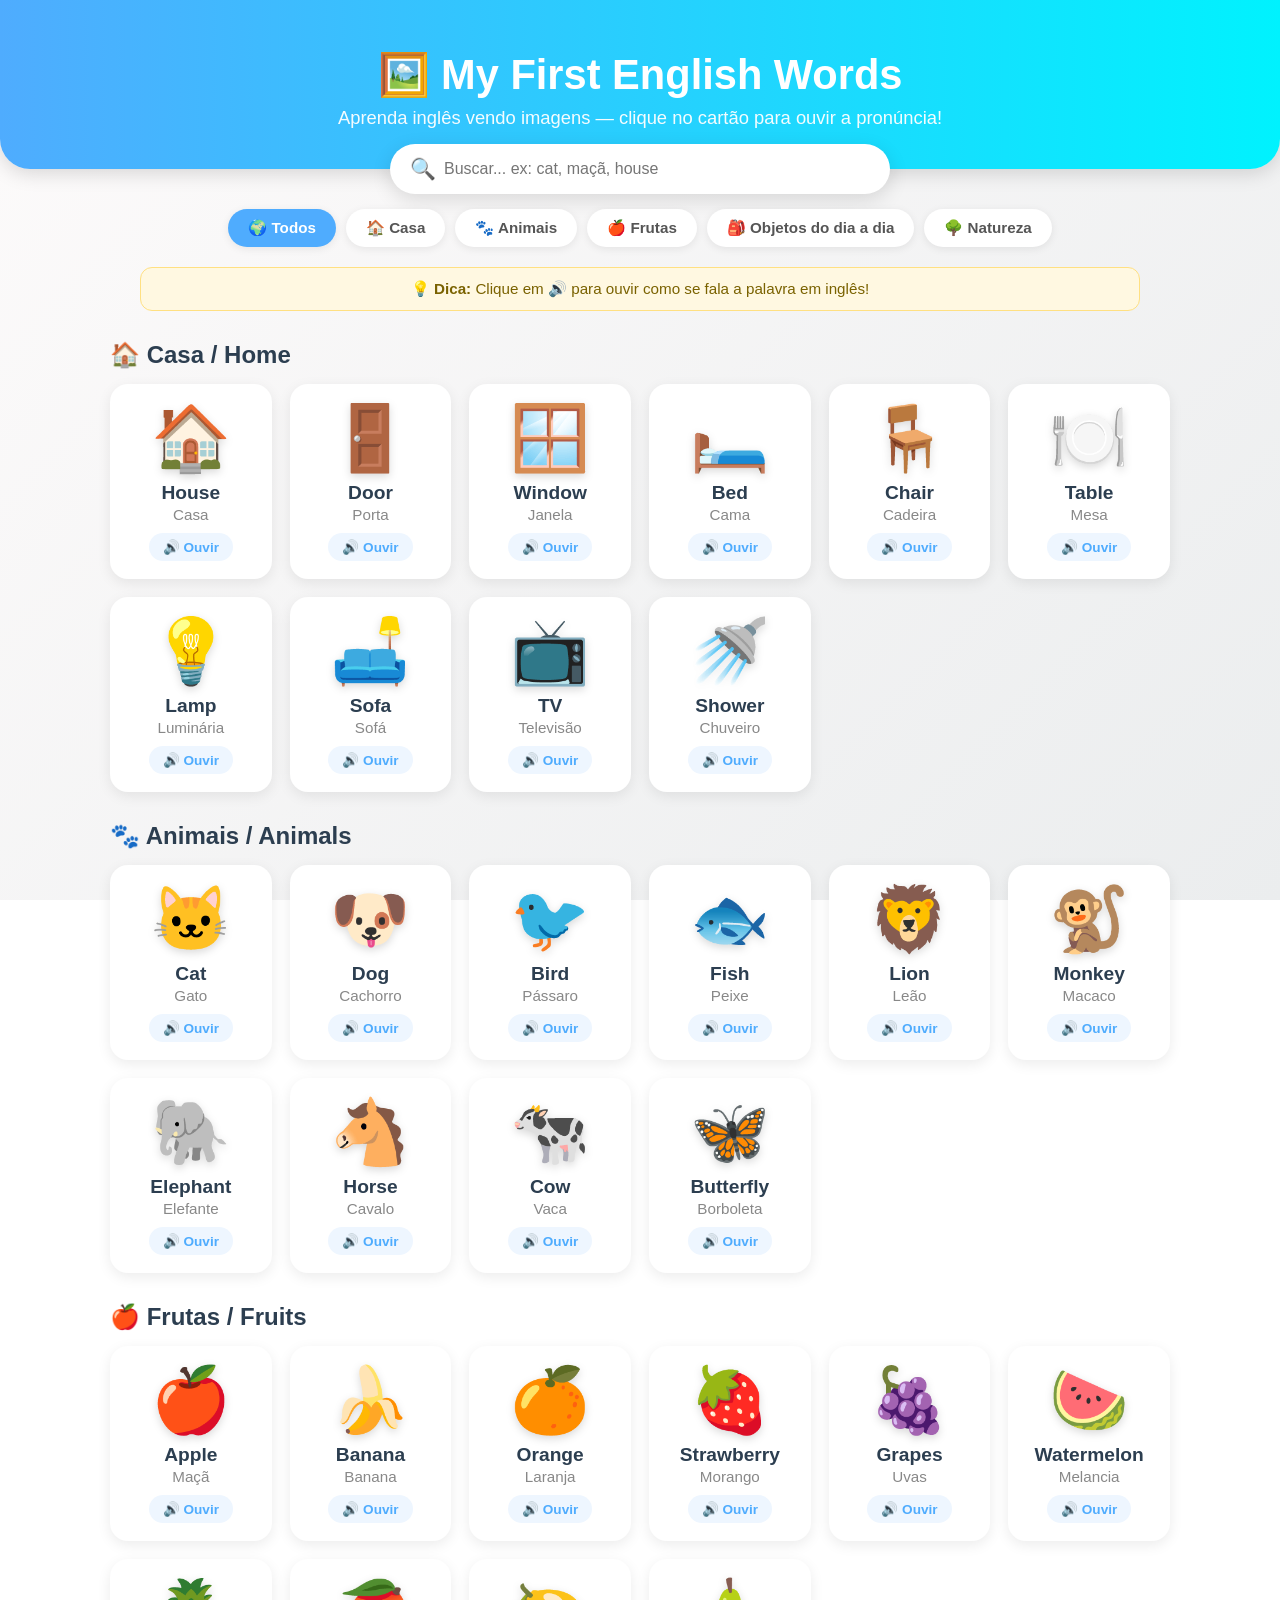
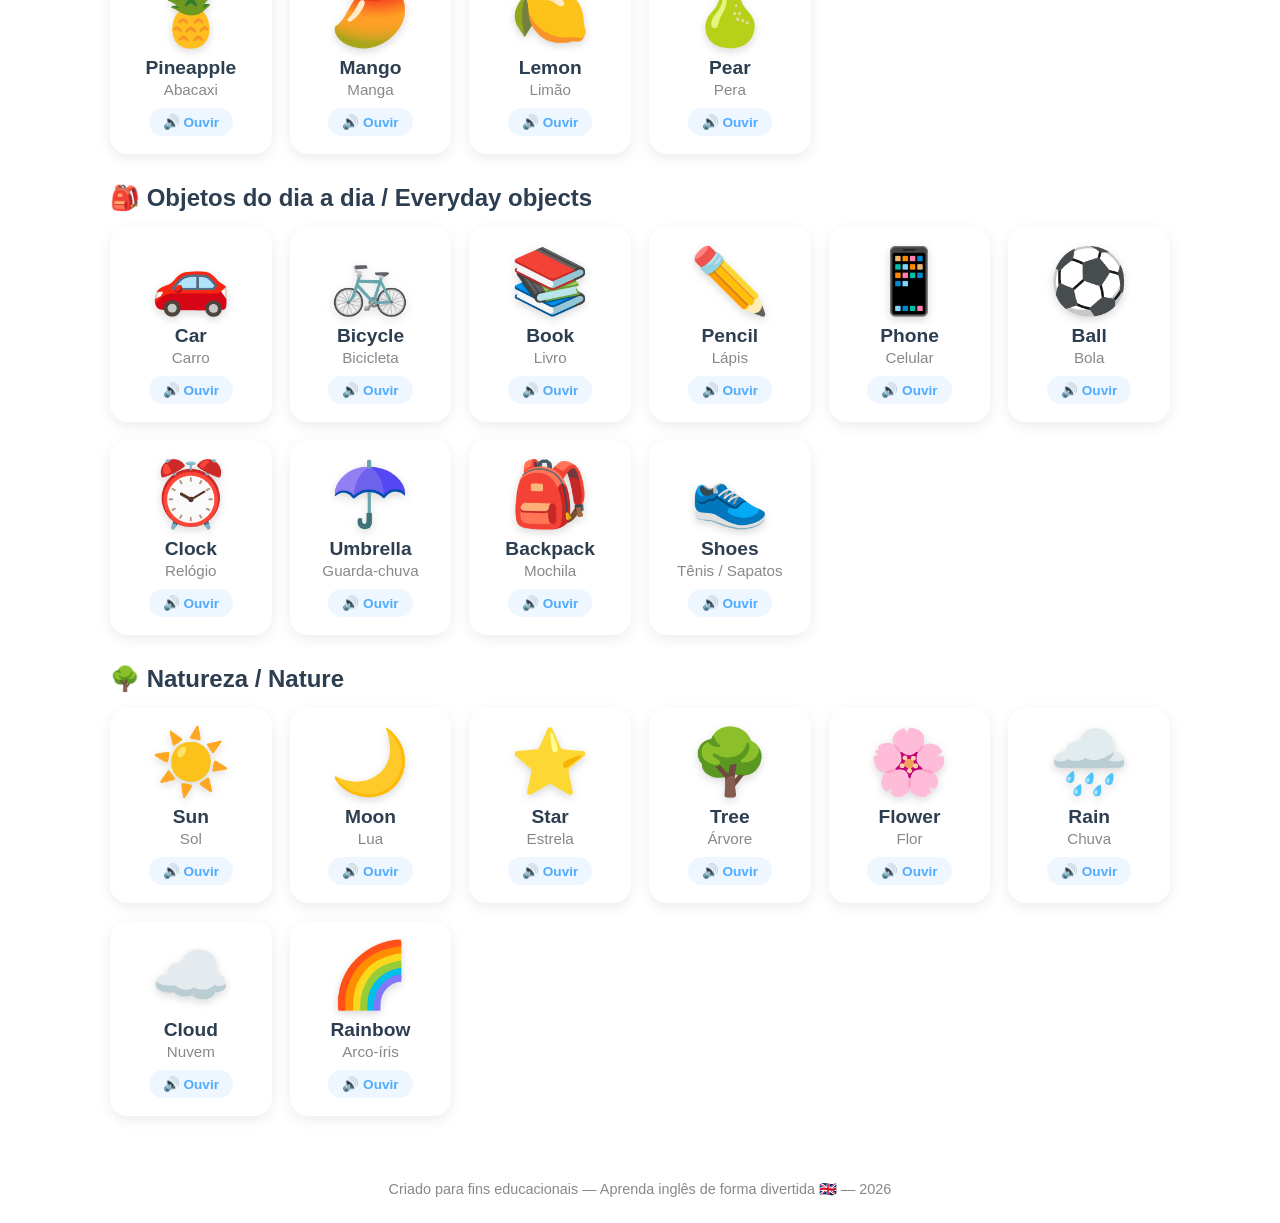
<file: vocabulario-ingles.html>
<!DOCTYPE html>
<html lang="pt-BR">
<head>
    <meta charset="UTF-8">
    <meta name="viewport" content="width=device-width, initial-scale=1.0">
    <title>My First English Words — Vocabulário com Imagens</title>
    <style>
        * { margin: 0; padding: 0; box-sizing: border-box; }
        body {
            font-family: 'Segoe UI', Tahoma, Geneva, Verdana, sans-serif;
            background: linear-gradient(135deg, #fdfbfb 0%, #ebedee 100%);
            background-attachment: fixed;
            color: #333;
            min-height: 100vh;
        }
        header {
            background: linear-gradient(90deg, #4facfe, #00f2fe);
            color: white;
            padding: 50px 20px 40px;
            text-align: center;
            border-radius: 0 0 30px 30px;
            box-shadow: 0 4px 20px rgba(0,0,0,0.15);
        }
        header h1 { font-size: 2.6rem; margin-bottom: 8px; }
        header p { font-size: 1.15rem; opacity: 0.95; }
        .controls {
            max-width: 1000px;
            margin: -25px auto 0;
            padding: 0 20px;
            display: flex;
            flex-direction: column;
            gap: 15px;
            align-items: center;
        }
        .search-box {
            background: white;
            border-radius: 50px;
            padding: 8px 8px 8px 20px;
            display: flex;
            width: 100%;
            max-width: 500px;
            box-shadow: 0 6px 20px rgba(0,0,0,0.12);
            align-items: center;
        }
        .search-box input {
            border: none;
            outline: none;
            flex: 1;
            font-size: 1rem;
            padding: 8px;
        }
        .search-box span { font-size: 1.3rem; }
        .filters {
            display: flex;
            flex-wrap: wrap;
            gap: 10px;
            justify-content: center;
        }
        .filters button {
            border: none;
            padding: 10px 20px;
            border-radius: 25px;
            background: white;
            cursor: pointer;
            font-size: 0.95rem;
            font-weight: 600;
            color: #555;
            box-shadow: 0 2px 8px rgba(0,0,0,0.08);
            transition: all 0.2s;
        }
        .filters button:hover { transform: translateY(-2px); }
        .filters button.active {
            background: #4facfe;
            color: white;
        }
        main {
            max-width: 1100px;
            margin: 30px auto 40px;
            padding: 0 20px;
        }
        .category-title {
            font-size: 1.5rem;
            margin: 30px 0 15px;
            color: #2c3e50;
            display: flex;
            align-items: center;
            gap: 10px;
        }
        .grid {
            display: grid;
            grid-template-columns: repeat(auto-fill, minmax(160px, 1fr));
            gap: 18px;
        }
        .card {
            background: white;
            border-radius: 18px;
            padding: 20px 10px 16px;
            text-align: center;
            box-shadow: 0 4px 14px rgba(0,0,0,0.08);
            transition: transform 0.2s, box-shadow 0.2s;
            cursor: pointer;
            border: 2px solid transparent;
        }
        .card:hover {
            transform: translateY(-5px) scale(1.02);
            box-shadow: 0 10px 25px rgba(0,0,0,0.14);
            border-color: #4facfe;
        }
        .card .img {
            font-size: 4rem;
            line-height: 1;
            margin-bottom: 12px;
            display: block;
            filter: drop-shadow(0 3px 4px rgba(0,0,0,0.15));
        }
        .card .en {
            font-size: 1.2rem;
            font-weight: 800;
            color: #2c3e50;
        }
        .card .pt {
            font-size: 0.95rem;
            color: #888;
            margin-top: 2px;
        }
        .card .speak {
            margin-top: 10px;
            border: none;
            background: #eef6ff;
            color: #4facfe;
            border-radius: 20px;
            padding: 6px 14px;
            cursor: pointer;
            font-size: 0.85rem;
            font-weight: 700;
        }
        .card .speak:hover { background: #4facfe; color: white; }
        .hidden { display: none !important; }
        .empty {
            text-align: center;
            padding: 40px;
            color: #888;
            font-size: 1.1rem;
            display: none;
        }
        footer {
            text-align: center;
            padding: 25px;
            color: #888;
            font-size: 0.9rem;
        }
        .tip {
            background: #fff8e1;
            border: 1px solid #ffe082;
            color: #7a6200;
            padding: 12px 18px;
            border-radius: 12px;
            max-width: 1000px;
            margin: 20px auto 0;
            font-size: 0.95rem;
            text-align: center;
        }
        @media (max-width: 600px) {
            header h1 { font-size: 1.8rem; }
            .grid { grid-template-columns: repeat(auto-fill, minmax(135px, 1fr)); }
            .card .img { font-size: 3.2rem; }
        }
    </style>
</head>
<body>
    <header>
        <h1>🖼️ My First English Words</h1>
        <p>Aprenda inglês vendo imagens — clique no cartão para ouvir a pronúncia!</p>
    </header>

    <div class="controls">
        <div class="search-box">
            <span>🔍</span>
            <input type="text" id="search" placeholder="Buscar... ex: cat, maçã, house">
        </div>
        <div class="filters" id="filters">
            <button class="active" data-cat="all">🌍 Todos</button>
            <button data-cat="casa">🏠 Casa</button>
            <button data-cat="animais">🐾 Animais</button>
            <button data-cat="frutas">🍎 Frutas</button>
            <button data-cat="objetos">🎒 Objetos do dia a dia</button>
            <button data-cat="natureza">🌳 Natureza</button>
        </div>
    </div>

    <div class="tip">💡 <strong>Dica:</strong> Clique em 🔊 para ouvir como se fala a palavra em inglês!</div>

    <main id="content"></main>
    <div class="empty" id="empty">😕 Nenhuma palavra encontrada. Tente outra busca!</div>

    <footer>Criado para fins educacionais — Aprenda inglês de forma divertida 🇬🇧 — 2026</footer>

    <script>
        const words = [
            // CASA
            { en: "House", pt: "Casa", emoji: "🏠", cat: "casa" },
            { en: "Door", pt: "Porta", emoji: "🚪", cat: "casa" },
            { en: "Window", pt: "Janela", emoji: "🪟", cat: "casa" },
            { en: "Bed", pt: "Cama", emoji: "🛏️", cat: "casa" },
            { en: "Chair", pt: "Cadeira", emoji: "🪑", cat: "casa" },
            { en: "Table", pt: "Mesa", emoji: "🍽️", cat: "casa" },
            { en: "Lamp", pt: "Luminária", emoji: "💡", cat: "casa" },
            { en: "Sofa", pt: "Sofá", emoji: "🛋️", cat: "casa" },
            { en: "TV", pt: "Televisão", emoji: "📺", cat: "casa" },
            { en: "Shower", pt: "Chuveiro", emoji: "🚿", cat: "casa" },

            // ANIMAIS
            { en: "Cat", pt: "Gato", emoji: "🐱", cat: "animais" },
            { en: "Dog", pt: "Cachorro", emoji: "🐶", cat: "animais" },
            { en: "Bird", pt: "Pássaro", emoji: "🐦", cat: "animais" },
            { en: "Fish", pt: "Peixe", emoji: "🐟", cat: "animais" },
            { en: "Lion", pt: "Leão", emoji: "🦁", cat: "animais" },
            { en: "Monkey", pt: "Macaco", emoji: "🐒", cat: "animais" },
            { en: "Elephant", pt: "Elefante", emoji: "🐘", cat: "animais" },
            { en: "Horse", pt: "Cavalo", emoji: "🐴", cat: "animais" },
            { en: "Cow", pt: "Vaca", emoji: "🐄", cat: "animais" },
            { en: "Butterfly", pt: "Borboleta", emoji: "🦋", cat: "animais" },

            // FRUTAS
            { en: "Apple", pt: "Maçã", emoji: "🍎", cat: "frutas" },
            { en: "Banana", pt: "Banana", emoji: "🍌", cat: "frutas" },
            { en: "Orange", pt: "Laranja", emoji: "🍊", cat: "frutas" },
            { en: "Strawberry", pt: "Morango", emoji: "🍓", cat: "frutas" },
            { en: "Grapes", pt: "Uvas", emoji: "🍇", cat: "frutas" },
            { en: "Watermelon", pt: "Melancia", emoji: "🍉", cat: "frutas" },
            { en: "Pineapple", pt: "Abacaxi", emoji: "🍍", cat: "frutas" },
            { en: "Mango", pt: "Manga", emoji: "🥭", cat: "frutas" },
            { en: "Lemon", pt: "Limão", emoji: "🍋", cat: "frutas" },
            { en: "Pear", pt: "Pera", emoji: "🍐", cat: "frutas" },

            // OBJETOS
            { en: "Car", pt: "Carro", emoji: "🚗", cat: "objetos" },
            { en: "Bicycle", pt: "Bicicleta", emoji: "🚲", cat: "objetos" },
            { en: "Book", pt: "Livro", emoji: "📚", cat: "objetos" },
            { en: "Pencil", pt: "Lápis", emoji: "✏️", cat: "objetos" },
            { en: "Phone", pt: "Celular", emoji: "📱", cat: "objetos" },
            { en: "Ball", pt: "Bola", emoji: "⚽", cat: "objetos" },
            { en: "Clock", pt: "Relógio", emoji: "⏰", cat: "objetos" },
            { en: "Umbrella", pt: "Guarda-chuva", emoji: "☂️", cat: "objetos" },
            { en: "Backpack", pt: "Mochila", emoji: "🎒", cat: "objetos" },
            { en: "Shoes", pt: "Tênis / Sapatos", emoji: "👟", cat: "objetos" },

            // NATUREZA
            { en: "Sun", pt: "Sol", emoji: "☀️", cat: "natureza" },
            { en: "Moon", pt: "Lua", emoji: "🌙", cat: "natureza" },
            { en: "Star", pt: "Estrela", emoji: "⭐", cat: "natureza" },
            { en: "Tree", pt: "Árvore", emoji: "🌳", cat: "natureza" },
            { en: "Flower", pt: "Flor", emoji: "🌸", cat: "natureza" },
            { en: "Rain", pt: "Chuva", emoji: "🌧️", cat: "natureza" },
            { en: "Cloud", pt: "Nuvem", emoji: "☁️", cat: "natureza" },
            { en: "Rainbow", pt: "Arco-íris", emoji: "🌈", cat: "natureza" },
        ];

        const catNames = {
            casa: "🏠 Casa / Home",
            animais: "🐾 Animais / Animals",
            frutas: "🍎 Frutas / Fruits",
            objetos: "🎒 Objetos do dia a dia / Everyday objects",
            natureza: "🌳 Natureza / Nature"
        };

        const content = document.getElementById("content");
        const searchInput = document.getElementById("search");
        const emptyMsg = document.getElementById("empty");
        let activeCat = "all";

        function speak(text) {
            if (!("speechSynthesis" in window)) {
                alert("Seu navegador não suporta áudio.");
                return;
            }
            speechSynthesis.cancel();
            const u = new SpeechSynthesisUtterance(text);
            u.lang = "en-US";
            u.rate = 0.85;
            speechSynthesis.speak(u);
        }

        function render() {
            const term = searchInput.value.toLowerCase().trim();
            content.innerHTML = "";
            let total = 0;

            const cats = activeCat === "all"
                ? Object.keys(catNames)
                : [activeCat];

            cats.forEach(cat => {
                const items = words.filter(w =>
                    w.cat === cat &&
                    (w.en.toLowerCase().includes(term) || w.pt.toLowerCase().includes(term))
                );
                if (items.length === 0) return;
                total += items.length;

                const h2 = document.createElement("h2");
                h2.className = "category-title";
                h2.textContent = catNames[cat];
                content.appendChild(h2);

                const grid = document.createElement("div");
                grid.className = "grid";

                items.forEach(w => {
                    const card = document.createElement("div");
                    card.className = "card";
                    card.innerHTML =
                        '<span class="img">' + w.emoji + '</span>' +
                        '<div class="en">' + w.en + '</div>' +
                        '<div class="pt">' + w.pt + '</div>' +
                        '<button class="speak">🔊 Ouvir</button>';
                    card.addEventListener("click", () => speak(w.en));
                    grid.appendChild(card);
                });

                content.appendChild(grid);
            });

            emptyMsg.style.display = total === 0 ? "block" : "none";
        }

        document.getElementById("filters").addEventListener("click", (e) => {
            if (e.target.tagName !== "BUTTON") return;
            document.querySelectorAll("#filters button").forEach(b => b.classList.remove("active"));
            e.target.classList.add("active");
            activeCat = e.target.dataset.cat;
            render();
        });

        searchInput.addEventListener("input", render);
        render();
    </script>
</body>
</html>
</file>
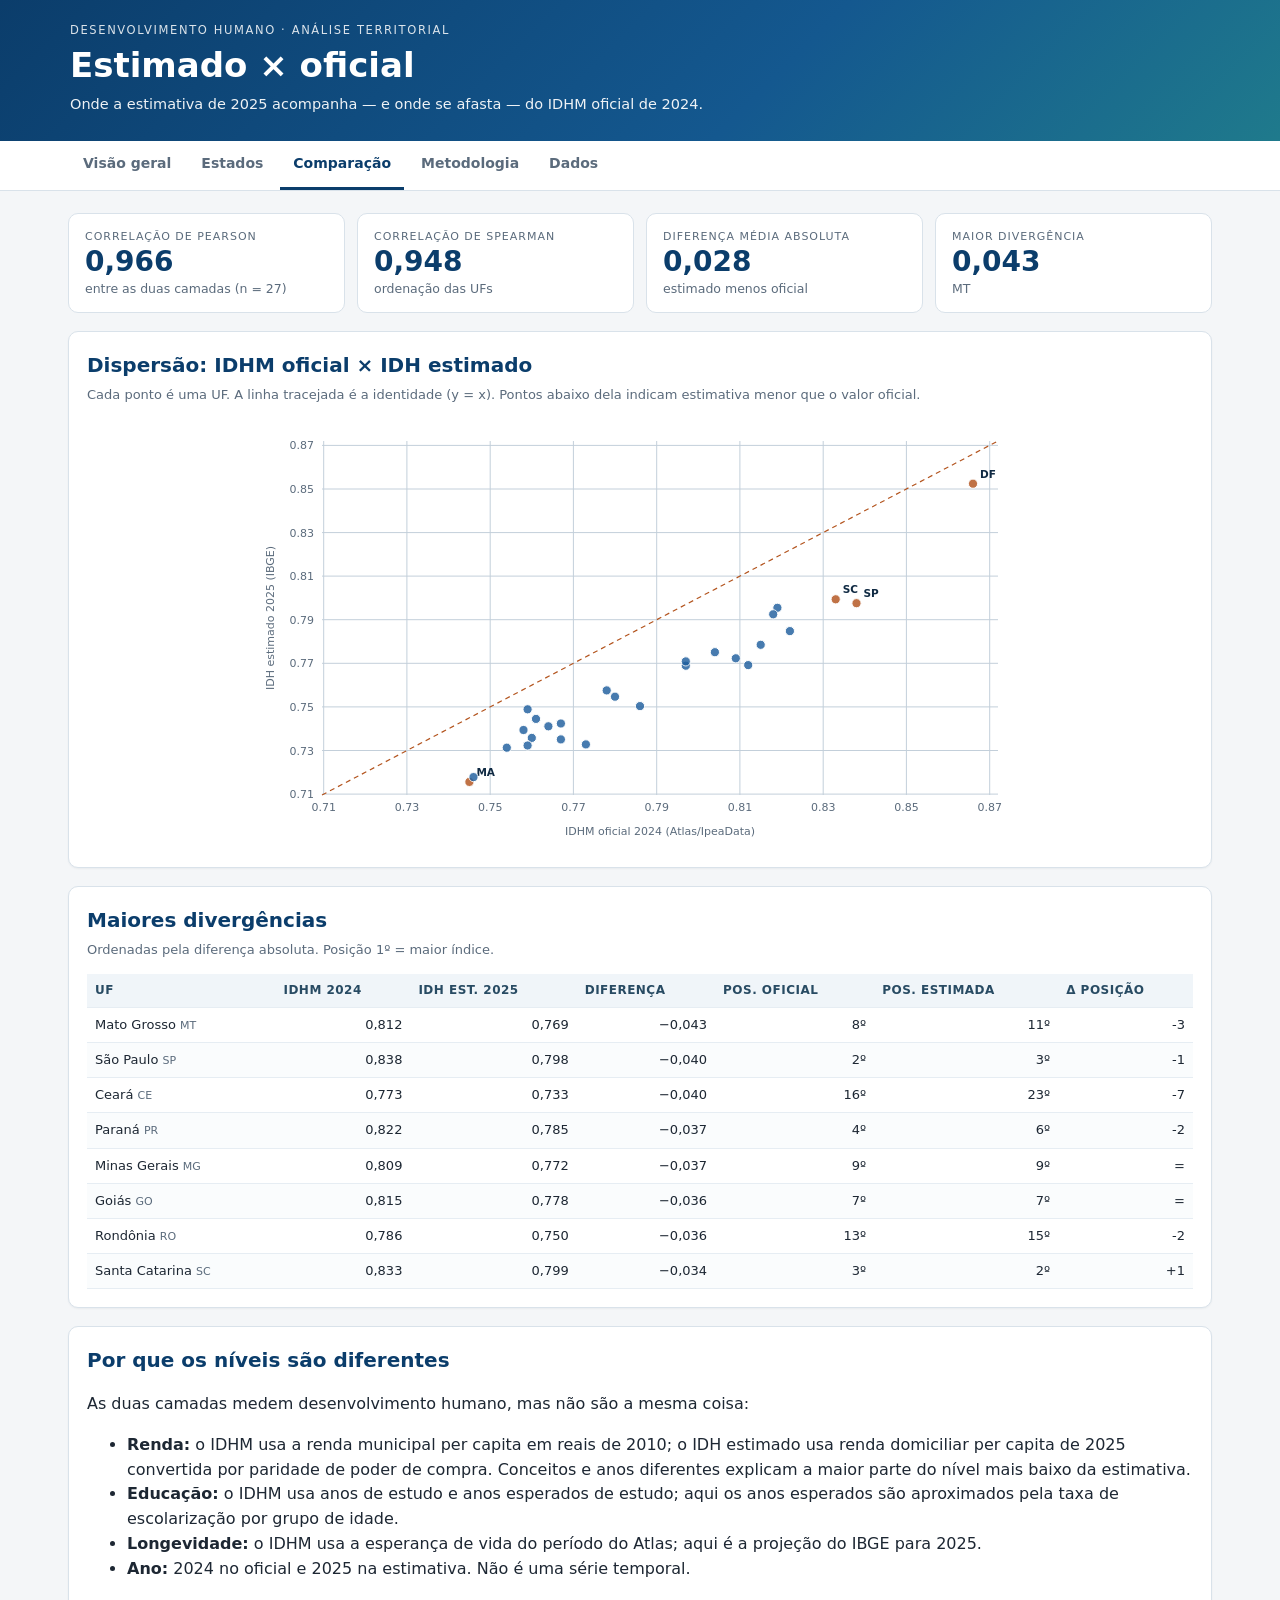
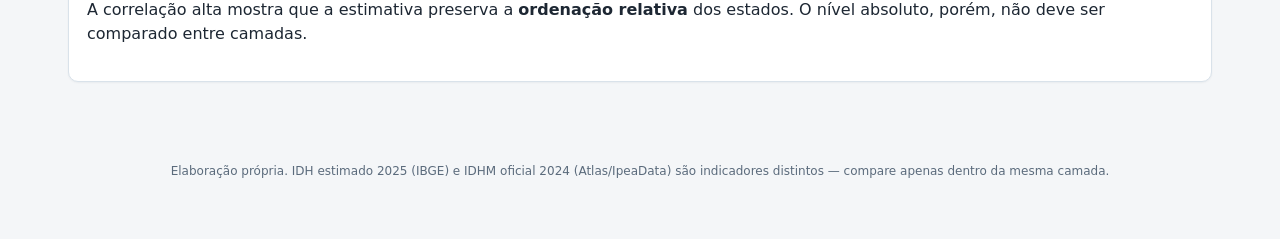
<file: site/comparacao.html>
<!DOCTYPE html>
<html lang="pt-BR">
<head>
<meta charset="utf-8">
<meta name="viewport" content="width=device-width, initial-scale=1">
<title>Estimado × oficial</title>
<link rel="stylesheet" href="assets/estilo.css">
</head>
<body>
<header class="topo">
  <div class="wrap">
    <div class="kicker">Desenvolvimento humano · Análise territorial</div>
    <h1>Estimado × oficial</h1>
    <p>Onde a estimativa de 2025 acompanha — e onde se afasta — do IDHM oficial de 2024.</p>
  </div>
</header>
<nav class="menu"><div class="wrap"><a href="index.html">Visão geral</a><a href="estados.html">Estados</a><a href="comparacao.html" aria-current="page">Comparação</a><a href="metodologia.html">Metodologia</a><a href="dados.html">Dados</a></div></nav>
<main>

<div class="kpis">
  <div class="kpi"><div class="rot">Correlação de Pearson</div><div class="val">0,966</div>
    <div class="quem">entre as duas camadas (n = 27)</div></div>
  <div class="kpi"><div class="rot">Correlação de Spearman</div><div class="val">0,948</div>
    <div class="quem">ordenação das UFs</div></div>
  <div class="kpi"><div class="rot">Diferença média absoluta</div><div class="val">0,028</div>
    <div class="quem">estimado menos oficial</div></div>
  <div class="kpi"><div class="rot">Maior divergência</div><div class="val">0,043</div>
    <div class="quem">MT</div></div>
</div>

<section class="card">
  <h2>Dispersão: IDHM oficial × IDH estimado</h2>
  <p class="sub">Cada ponto é uma UF. A linha tracejada é a identidade (y = x). Pontos abaixo dela
  indicam estimativa menor que o valor oficial.</p>
  <div class="scatter-wrap"><svg id="dispersao" viewBox="0 0 760 430" role="img" aria-label="Dispersão entre IDHM oficial e IDH estimado"><line class="eixo" x1="63.7" y1="376.0" x2="63.7" y2="22.0"/><line class="eixo" x1="62.0" y1="375.1" x2="738.0" y2="375.1"/><text class="eixo-texto" x="63.7" y="392.0" text-anchor="middle">0.71</text><text class="eixo-texto" x="54.0" y="379.1" text-anchor="end">0.71</text><line class="eixo" x1="146.9" y1="376.0" x2="146.9" y2="22.0"/><line class="eixo" x1="62.0" y1="331.5" x2="738.0" y2="331.5"/><text class="eixo-texto" x="146.9" y="392.0" text-anchor="middle">0.73</text><text class="eixo-texto" x="54.0" y="335.5" text-anchor="end">0.73</text><line class="eixo" x1="230.2" y1="376.0" x2="230.2" y2="22.0"/><line class="eixo" x1="62.0" y1="287.9" x2="738.0" y2="287.9"/><text class="eixo-texto" x="230.2" y="392.0" text-anchor="middle">0.75</text><text class="eixo-texto" x="54.0" y="291.9" text-anchor="end">0.75</text><line class="eixo" x1="313.4" y1="376.0" x2="313.4" y2="22.0"/><line class="eixo" x1="62.0" y1="244.3" x2="738.0" y2="244.3"/><text class="eixo-texto" x="313.4" y="392.0" text-anchor="middle">0.77</text><text class="eixo-texto" x="54.0" y="248.3" text-anchor="end">0.77</text><line class="eixo" x1="396.7" y1="376.0" x2="396.7" y2="22.0"/><line class="eixo" x1="62.0" y1="200.7" x2="738.0" y2="200.7"/><text class="eixo-texto" x="396.7" y="392.0" text-anchor="middle">0.79</text><text class="eixo-texto" x="54.0" y="204.7" text-anchor="end">0.79</text><line class="eixo" x1="479.9" y1="376.0" x2="479.9" y2="22.0"/><line class="eixo" x1="62.0" y1="157.1" x2="738.0" y2="157.1"/><text class="eixo-texto" x="479.9" y="392.0" text-anchor="middle">0.81</text><text class="eixo-texto" x="54.0" y="161.1" text-anchor="end">0.81</text><line class="eixo" x1="563.2" y1="376.0" x2="563.2" y2="22.0"/><line class="eixo" x1="62.0" y1="113.6" x2="738.0" y2="113.6"/><text class="eixo-texto" x="563.2" y="392.0" text-anchor="middle">0.83</text><text class="eixo-texto" x="54.0" y="117.6" text-anchor="end">0.83</text><line class="eixo" x1="646.4" y1="376.0" x2="646.4" y2="22.0"/><line class="eixo" x1="62.0" y1="70.0" x2="738.0" y2="70.0"/><text class="eixo-texto" x="646.4" y="392.0" text-anchor="middle">0.85</text><text class="eixo-texto" x="54.0" y="74.0" text-anchor="end">0.85</text><line class="eixo" x1="729.7" y1="376.0" x2="729.7" y2="22.0"/><line class="eixo" x1="62.0" y1="26.4" x2="738.0" y2="26.4"/><text class="eixo-texto" x="729.7" y="392.0" text-anchor="middle">0.87</text><text class="eixo-texto" x="54.0" y="30.4" text-anchor="end">0.87</text><line class="identidade" x1="62.0" y1="376.0" x2="738.0" y2="22.0"/><circle class="ponto" cx="380.0" cy="287.1" r="4.6"><title>RO: oficial 0,786 · estimado 0,750</title></circle><circle class="ponto" cx="246.8" cy="328.7" r="4.6"><title>AC: oficial 0,754 · estimado 0,731</title></circle><circle class="ponto" cx="300.9" cy="304.5" r="4.6"><title>AM: oficial 0,767 · estimado 0,742</title></circle><circle class="ponto" cx="355.0" cy="277.7" r="4.6"><title>RR: oficial 0,780 · estimado 0,755</title></circle><circle class="ponto" cx="263.5" cy="311.0" r="4.6"><title>PA: oficial 0,758 · estimado 0,739</title></circle><circle class="ponto" cx="267.6" cy="290.3" r="4.6"><title>AP: oficial 0,759 · estimado 0,749</title></circle><circle class="ponto" cx="425.8" cy="246.7" r="4.6"><title>TO: oficial 0,797 · estimado 0,769</title></circle><circle class="ponto extremo" cx="209.4" cy="362.9" r="4.6"><title>MA: oficial 0,745 · estimado 0,716</title></circle><text class="ponto-label" x="216.4" y="356.9">MA</text><circle class="ponto" cx="288.4" cy="307.3" r="4.6"><title>PI: oficial 0,764 · estimado 0,741</title></circle><circle class="ponto" cx="325.9" cy="325.4" r="4.6"><title>CE: oficial 0,773 · estimado 0,733</title></circle><circle class="ponto" cx="346.7" cy="271.4" r="4.6"><title>RN: oficial 0,778 · estimado 0,758</title></circle><circle class="ponto" cx="271.8" cy="318.9" r="4.6"><title>PB: oficial 0,760 · estimado 0,736</title></circle><circle class="ponto" cx="300.9" cy="320.4" r="4.6"><title>PE: oficial 0,767 · estimado 0,735</title></circle><circle class="ponto" cx="213.5" cy="358.1" r="4.6"><title>AL: oficial 0,746 · estimado 0,718</title></circle><circle class="ponto" cx="276.0" cy="299.9" r="4.6"><title>SE: oficial 0,761 · estimado 0,745</title></circle><circle class="ponto" cx="267.6" cy="326.5" r="4.6"><title>BA: oficial 0,759 · estimado 0,732</title></circle><circle class="ponto" cx="475.8" cy="239.3" r="4.6"><title>MG: oficial 0,809 · estimado 0,772</title></circle><circle class="ponto" cx="454.9" cy="233.2" r="4.6"><title>ES: oficial 0,804 · estimado 0,775</title></circle><circle class="ponto" cx="517.4" cy="188.8" r="4.6"><title>RJ: oficial 0,819 · estimado 0,795</title></circle><circle class="ponto extremo" cx="596.5" cy="184.2" r="4.6"><title>SP: oficial 0,838 · estimado 0,798</title></circle><text class="ponto-label" x="603.5" y="178.2">SP</text><circle class="ponto" cx="529.9" cy="212.1" r="4.6"><title>PR: oficial 0,822 · estimado 0,785</title></circle><circle class="ponto extremo" cx="575.7" cy="180.3" r="4.6"><title>SC: oficial 0,833 · estimado 0,799</title></circle><text class="ponto-label" x="582.7" y="174.3">SC</text><circle class="ponto" cx="513.2" cy="195.3" r="4.6"><title>RS: oficial 0,818 · estimado 0,792</title></circle><circle class="ponto" cx="425.8" cy="242.4" r="4.6"><title>MS: oficial 0,797 · estimado 0,771</title></circle><circle class="ponto" cx="488.2" cy="246.1" r="4.6"><title>MT: oficial 0,812 · estimado 0,769</title></circle><circle class="ponto" cx="500.7" cy="225.8" r="4.6"><title>GO: oficial 0,815 · estimado 0,778</title></circle><circle class="ponto extremo" cx="713.0" cy="64.7" r="4.6"><title>DF: oficial 0,866 · estimado 0,852</title></circle><text class="ponto-label" x="720.0" y="58.7">DF</text><text class="eixo-texto" x="400.0" y="416.0" text-anchor="middle">IDHM oficial 2024 (Atlas/IpeaData)</text><text class="eixo-texto" transform="rotate(-90 14 199.0)" x="14" y="199.0" text-anchor="middle">IDH estimado 2025 (IBGE)</text></svg></div>
</section>

<section class="card">
  <h2>Maiores divergências</h2>
  <p class="sub">Ordenadas pela diferença absoluta. Posição 1º = maior índice.</p>
  <div class="tabela-wrap">
    <table>
      <thead>
        <tr><th>UF</th><th>IDHM 2024</th><th>IDH est. 2025</th><th>Diferença</th>
        <th>Pos. oficial</th><th>Pos. estimada</th><th>Δ posição</th></tr>
      </thead>
      <tbody>
        <tr><td>Mato Grosso <span class="sigla">MT</span></td><td class="num">0,812</td><td class="num">0,769</td><td class="num">−0,043</td><td class="num">8º</td><td class="num">11º</td><td class="num">-3</td></tr><tr><td>São Paulo <span class="sigla">SP</span></td><td class="num">0,838</td><td class="num">0,798</td><td class="num">−0,040</td><td class="num">2º</td><td class="num">3º</td><td class="num">-1</td></tr><tr><td>Ceará <span class="sigla">CE</span></td><td class="num">0,773</td><td class="num">0,733</td><td class="num">−0,040</td><td class="num">16º</td><td class="num">23º</td><td class="num">-7</td></tr><tr><td>Paraná <span class="sigla">PR</span></td><td class="num">0,822</td><td class="num">0,785</td><td class="num">−0,037</td><td class="num">4º</td><td class="num">6º</td><td class="num">-2</td></tr><tr><td>Minas Gerais <span class="sigla">MG</span></td><td class="num">0,809</td><td class="num">0,772</td><td class="num">−0,037</td><td class="num">9º</td><td class="num">9º</td><td class="num">=</td></tr><tr><td>Goiás <span class="sigla">GO</span></td><td class="num">0,815</td><td class="num">0,778</td><td class="num">−0,036</td><td class="num">7º</td><td class="num">7º</td><td class="num">=</td></tr><tr><td>Rondônia <span class="sigla">RO</span></td><td class="num">0,786</td><td class="num">0,750</td><td class="num">−0,036</td><td class="num">13º</td><td class="num">15º</td><td class="num">-2</td></tr><tr><td>Santa Catarina <span class="sigla">SC</span></td><td class="num">0,833</td><td class="num">0,799</td><td class="num">−0,034</td><td class="num">3º</td><td class="num">2º</td><td class="num">+1</td></tr>
      </tbody>
    </table>
  </div>
</section>

<section class="card">
  <h2>Por que os níveis são diferentes</h2>
  <p>As duas camadas medem desenvolvimento humano, mas não são a mesma coisa:</p>
  <ul>
    <li><strong>Renda:</strong> o IDHM usa a renda municipal per capita em reais de 2010; o IDH
    estimado usa renda domiciliar per capita de 2025 convertida por paridade de poder de compra.
    Conceitos e anos diferentes explicam a maior parte do nível mais baixo da estimativa.</li>
    <li><strong>Educação:</strong> o IDHM usa anos de estudo e anos esperados de estudo; aqui os
    anos esperados são aproximados pela taxa de escolarização por grupo de idade.</li>
    <li><strong>Longevidade:</strong> o IDHM usa a esperança de vida do período do Atlas; aqui é a
    projeção do IBGE para 2025.</li>
    <li><strong>Ano:</strong> 2024 no oficial e 2025 na estimativa. Não é uma série temporal.</li>
  </ul>
  <p>A correlação alta mostra que a estimativa preserva a <strong>ordenação relativa</strong> dos
  estados. O nível absoluto, porém, não deve ser comparado entre camadas.</p>
</section>

</main>
<footer class="rodape">
  Elaboração própria. IDH estimado 2025 (IBGE) e IDHM oficial 2024 (Atlas/IpeaData) são
  indicadores distintos — compare apenas dentro da mesma camada.
</footer>
<div class="tooltip" id="tooltip"></div>
<script src="assets/dados.js"></script>
<script src="assets/site.js"></script>
</body>
</html>
</file>
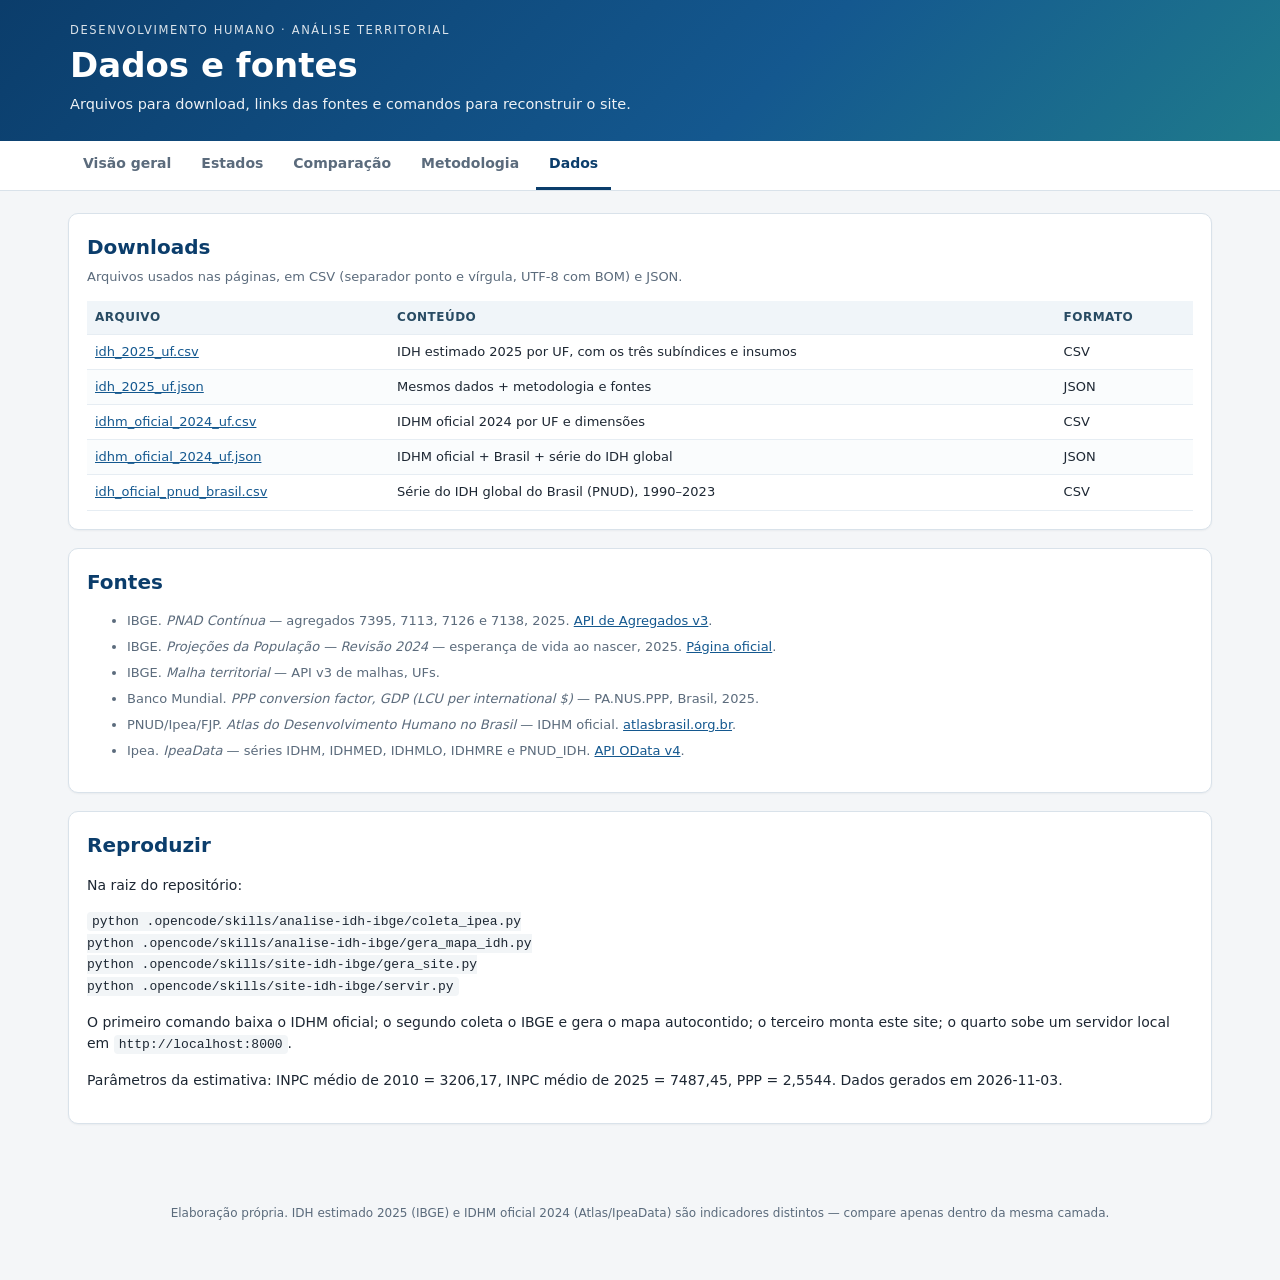
<file: site/dados.html>
<!DOCTYPE html>
<html lang="pt-BR">
<head>
<meta charset="utf-8">
<meta name="viewport" content="width=device-width, initial-scale=1">
<title>Dados e fontes</title>
<link rel="stylesheet" href="assets/estilo.css">
</head>
<body>
<header class="topo">
  <div class="wrap">
    <div class="kicker">Desenvolvimento humano · Análise territorial</div>
    <h1>Dados e fontes</h1>
    <p>Arquivos para download, links das fontes e comandos para reconstruir o site.</p>
  </div>
</header>
<nav class="menu"><div class="wrap"><a href="index.html">Visão geral</a><a href="estados.html">Estados</a><a href="comparacao.html">Comparação</a><a href="metodologia.html">Metodologia</a><a href="dados.html" aria-current="page">Dados</a></div></nav>
<main>

<section class="card">
  <h2>Downloads</h2>
  <p class="sub">Arquivos usados nas páginas, em CSV (separador ponto e vírgula, UTF-8 com BOM)
  e JSON.</p>
  <div class="tabela-wrap">
    <table>
      <thead><tr><th>Arquivo</th><th>Conteúdo</th><th>Formato</th></tr></thead>
      <tbody>
        <tr><td><a href="dados/idh_2025_uf.csv">idh_2025_uf.csv</a></td>
          <td>IDH estimado 2025 por UF, com os três subíndices e insumos</td><td>CSV</td></tr>
        <tr><td><a href="dados/idh_2025_uf.json">idh_2025_uf.json</a></td>
          <td>Mesmos dados + metodologia e fontes</td><td>JSON</td></tr>
        <tr><td><a href="dados/idhm_oficial_2024_uf.csv">idhm_oficial_2024_uf.csv</a></td>
          <td>IDHM oficial 2024 por UF e dimensões</td><td>CSV</td></tr>
        <tr><td><a href="dados/idhm_oficial_2024_uf.json">idhm_oficial_2024_uf.json</a></td>
          <td>IDHM oficial + Brasil + série do IDH global</td><td>JSON</td></tr>
        <tr><td><a href="dados/idh_oficial_pnud_brasil.csv">idh_oficial_pnud_brasil.csv</a></td>
          <td>Série do IDH global do Brasil (PNUD), 1990–2023</td><td>CSV</td></tr>
      </tbody>
    </table>
  </div>
</section>

<section class="card">
  <h2>Fontes</h2>
  <ul class="fontes">
    <li>IBGE. <em>PNAD Contínua</em> — agregados 7395, 7113, 7126 e 7138, 2025.
      <a href="https://servicodados.ibge.gov.br/api/docs/agregados?versao=3">API de Agregados v3</a>.</li>
    <li>IBGE. <em>Projeções da População — Revisão 2024</em> — esperança de vida ao nascer, 2025.
      <a href="https://www.ibge.gov.br/estatisticas/sociais/populacao/9109-projecao-da-populacao.html">Página oficial</a>.</li>
    <li>IBGE. <em>Malha territorial</em> — API v3 de malhas, UFs.</li>
    <li>Banco Mundial. <em>PPP conversion factor, GDP (LCU per international $)</em> — PA.NUS.PPP, Brasil, 2025.</li>
    <li>PNUD/Ipea/FJP. <em>Atlas do Desenvolvimento Humano no Brasil</em> — IDHM oficial.
      <a href="https://www.atlasbrasil.org.br/">atlasbrasil.org.br</a>.</li>
    <li>Ipea. <em>IpeaData</em> — séries IDHM, IDHMED, IDHMLO, IDHMRE e PNUD_IDH.
      <a href="http://www.ipeadata.gov.br/api/odata4/">API OData v4</a>.</li>
  </ul>
</section>

<section class="card metodologia">
  <h2>Reproduzir</h2>
  <p>Na raiz do repositório:</p>
  <pre><code>python .opencode/skills/analise-idh-ibge/coleta_ipea.py
python .opencode/skills/analise-idh-ibge/gera_mapa_idh.py
python .opencode/skills/site-idh-ibge/gera_site.py
python .opencode/skills/site-idh-ibge/servir.py</code></pre>
  <p>O primeiro comando baixa o IDHM oficial; o segundo coleta o IBGE e gera o mapa
  autocontido; o terceiro monta este site; o quarto sobe um servidor local em
  <code>http://localhost:8000</code>.</p>
  <p>Parâmetros da estimativa: INPC médio de 2010 = 3206,17,
  INPC médio de 2025 = 7487,45, PPP = 2,5544.
  Dados gerados em 2026-11-03.</p>
</section>

</main>
<footer class="rodape">
  Elaboração própria. IDH estimado 2025 (IBGE) e IDHM oficial 2024 (Atlas/IpeaData) são
  indicadores distintos — compare apenas dentro da mesma camada.
</footer>
<div class="tooltip" id="tooltip"></div>
<script src="assets/dados.js"></script>
<script src="assets/site.js"></script>
</body>
</html>
</file>
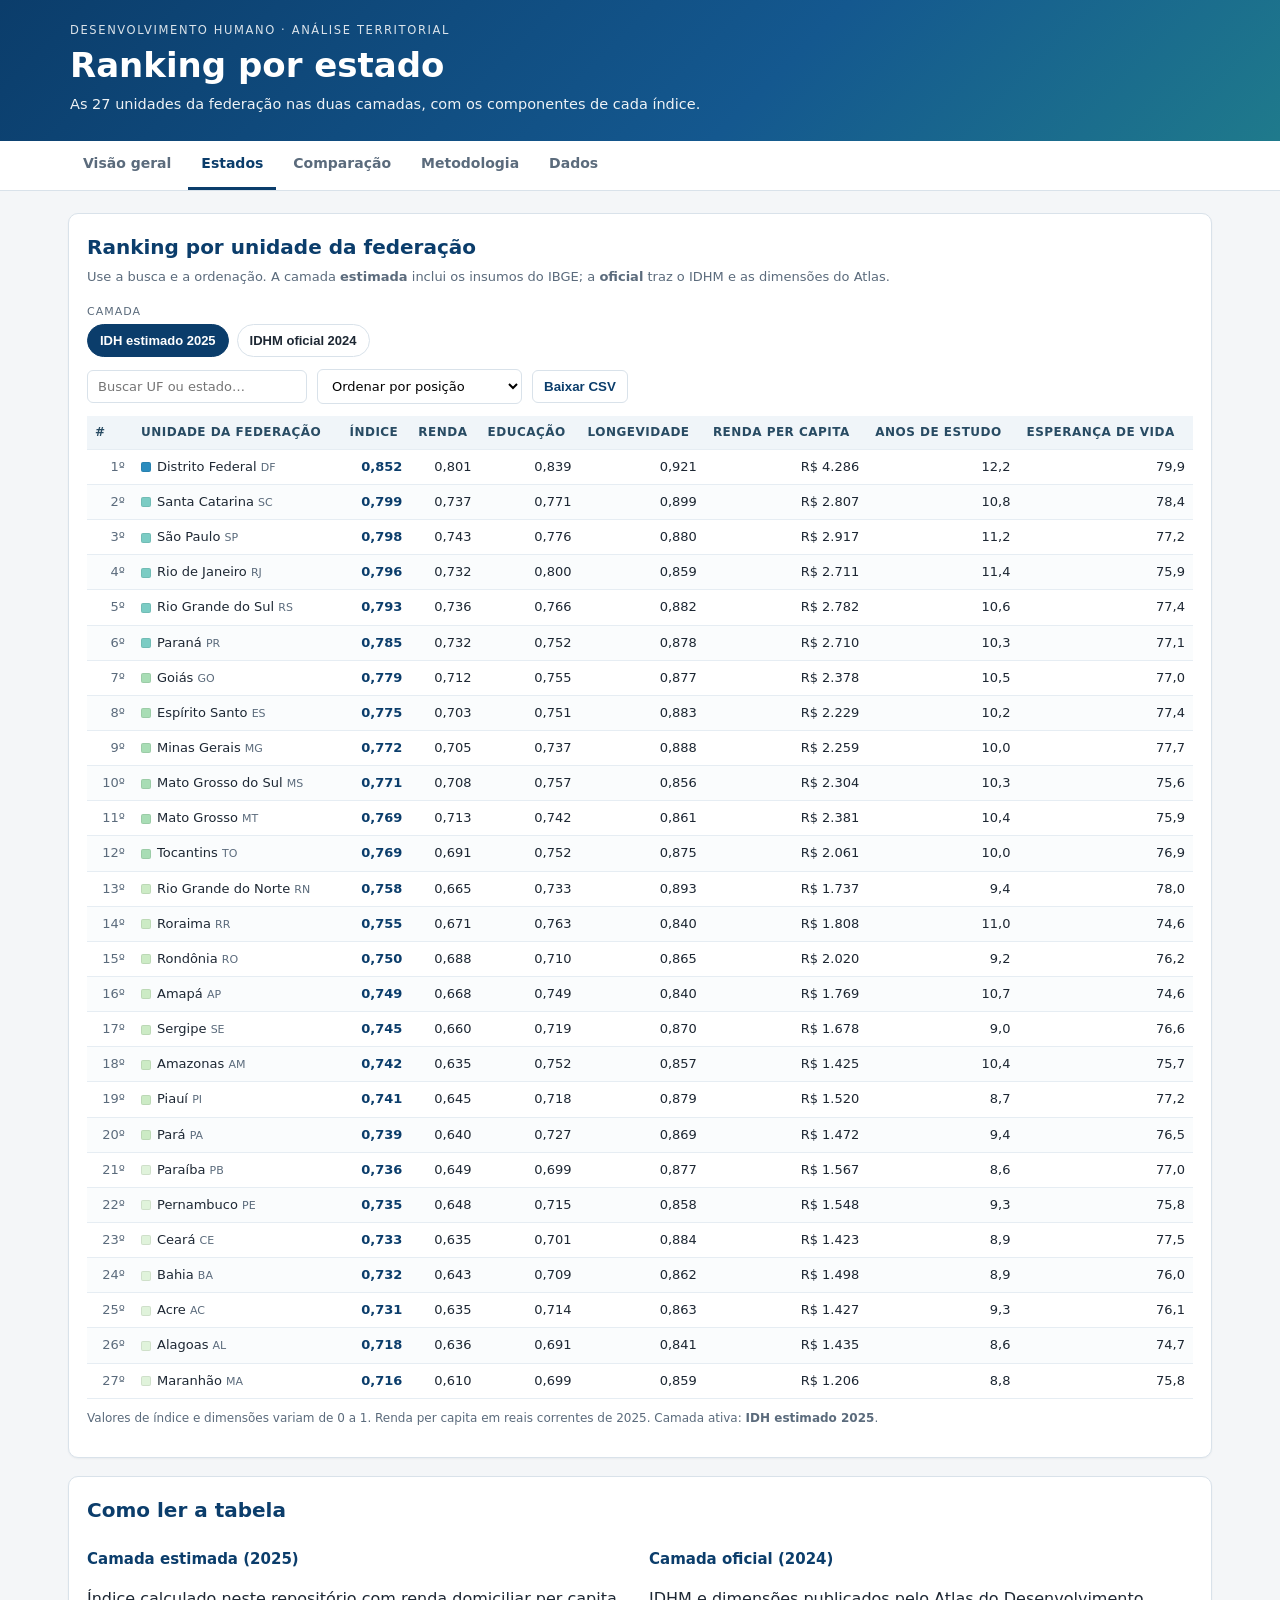
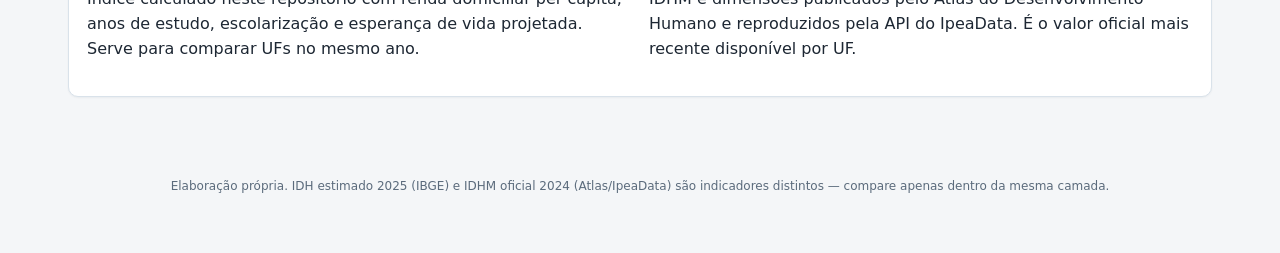
<file: site/estados.html>
<!DOCTYPE html>
<html lang="pt-BR">
<head>
<meta charset="utf-8">
<meta name="viewport" content="width=device-width, initial-scale=1">
<title>Ranking por estado</title>
<link rel="stylesheet" href="assets/estilo.css">
</head>
<body>
<header class="topo">
  <div class="wrap">
    <div class="kicker">Desenvolvimento humano · Análise territorial</div>
    <h1>Ranking por estado</h1>
    <p>As 27 unidades da federação nas duas camadas, com os componentes de cada índice.</p>
  </div>
</header>
<nav class="menu"><div class="wrap"><a href="index.html">Visão geral</a><a href="estados.html" aria-current="page">Estados</a><a href="comparacao.html">Comparação</a><a href="metodologia.html">Metodologia</a><a href="dados.html">Dados</a></div></nav>
<main>

<section class="card">
  <h2>Ranking por unidade da federação</h2>
  <p class="sub">Use a busca e a ordenação. A camada <strong>estimada</strong> inclui os insumos
  do IBGE; a <strong>oficial</strong> traz o IDHM e as dimensões do Atlas.</p>
  <div class="controles">
    <span class="grupo-rot">Camada</span>
    <button data-camada="estimado" class="ativo">IDH estimado 2025</button>
    <button data-camada="oficial">IDHM oficial 2024</button>
  </div>
  <div class="filtros">
    <input id="busca" type="search" placeholder="Buscar UF ou estado…" aria-label="Buscar UF">
    <select id="ordem" aria-label="Ordenar por">
      <option value="posicao">Ordenar por posição</option>
      <option value="nome">Ordenar por nome</option>
      <option value="idh">Ordenar por índice</option>
      <option value="renda">Ordenar por renda</option>
      <option value="educacao">Ordenar por educação</option>
      <option value="longevidade">Ordenar por longevidade</option>
    </select>
    <button id="btn-csv" class="botao" style="border:1px solid var(--borda);background:#fff;padding:8px 11px;border-radius:6px;cursor:pointer;font-weight:600;color:var(--azul);">Baixar CSV</button>
  </div>
  <div class="tabela-wrap">
    <table>
      <thead>
        <tr>
          <th>#</th><th>Unidade da Federação</th><th>Índice</th>
          <th>Renda</th><th>Educação</th><th>Longevidade</th>
          <th data-col-extra>Renda per capita</th><th data-col-extra>Anos de estudo</th>
          <th data-col-extra>Esperança de vida</th>
        </tr>
      </thead>
      <tbody id="corpo-tabela">
        <tr><td class="pos">1º</td><td><span class="chip" style="background:#2b8cbe"></span>Distrito Federal <span class="sigla">DF</span></td><td class="num destaque">0,852</td><td class="num">0,801</td><td class="num">0,839</td><td class="num">0,921</td><td class="num" data-col-extra>R$ 4.286</td><td class="num" data-col-extra">12,2</td><td class="num" data-col-extra">79,9</td></tr>
<tr><td class="pos">2º</td><td><span class="chip" style="background:#7bccc4"></span>Santa Catarina <span class="sigla">SC</span></td><td class="num destaque">0,799</td><td class="num">0,737</td><td class="num">0,771</td><td class="num">0,899</td><td class="num" data-col-extra>R$ 2.807</td><td class="num" data-col-extra">10,8</td><td class="num" data-col-extra">78,4</td></tr>
<tr><td class="pos">3º</td><td><span class="chip" style="background:#7bccc4"></span>São Paulo <span class="sigla">SP</span></td><td class="num destaque">0,798</td><td class="num">0,743</td><td class="num">0,776</td><td class="num">0,880</td><td class="num" data-col-extra>R$ 2.917</td><td class="num" data-col-extra">11,2</td><td class="num" data-col-extra">77,2</td></tr>
<tr><td class="pos">4º</td><td><span class="chip" style="background:#7bccc4"></span>Rio de Janeiro <span class="sigla">RJ</span></td><td class="num destaque">0,795</td><td class="num">0,732</td><td class="num">0,800</td><td class="num">0,859</td><td class="num" data-col-extra>R$ 2.711</td><td class="num" data-col-extra">11,4</td><td class="num" data-col-extra">75,9</td></tr>
<tr><td class="pos">5º</td><td><span class="chip" style="background:#7bccc4"></span>Rio Grande do Sul <span class="sigla">RS</span></td><td class="num destaque">0,792</td><td class="num">0,736</td><td class="num">0,766</td><td class="num">0,882</td><td class="num" data-col-extra>R$ 2.782</td><td class="num" data-col-extra">10,6</td><td class="num" data-col-extra">77,4</td></tr>
<tr><td class="pos">6º</td><td><span class="chip" style="background:#7bccc4"></span>Paraná <span class="sigla">PR</span></td><td class="num destaque">0,785</td><td class="num">0,732</td><td class="num">0,752</td><td class="num">0,878</td><td class="num" data-col-extra>R$ 2.710</td><td class="num" data-col-extra">10,3</td><td class="num" data-col-extra">77,1</td></tr>
<tr><td class="pos">7º</td><td><span class="chip" style="background:#a8ddb5"></span>Goiás <span class="sigla">GO</span></td><td class="num destaque">0,778</td><td class="num">0,712</td><td class="num">0,755</td><td class="num">0,877</td><td class="num" data-col-extra>R$ 2.378</td><td class="num" data-col-extra">10,5</td><td class="num" data-col-extra">77,0</td></tr>
<tr><td class="pos">8º</td><td><span class="chip" style="background:#a8ddb5"></span>Espírito Santo <span class="sigla">ES</span></td><td class="num destaque">0,775</td><td class="num">0,703</td><td class="num">0,751</td><td class="num">0,883</td><td class="num" data-col-extra>R$ 2.229</td><td class="num" data-col-extra">10,2</td><td class="num" data-col-extra">77,4</td></tr>
<tr><td class="pos">9º</td><td><span class="chip" style="background:#a8ddb5"></span>Minas Gerais <span class="sigla">MG</span></td><td class="num destaque">0,772</td><td class="num">0,705</td><td class="num">0,737</td><td class="num">0,888</td><td class="num" data-col-extra>R$ 2.259</td><td class="num" data-col-extra">10,0</td><td class="num" data-col-extra">77,7</td></tr>
<tr><td class="pos">10º</td><td><span class="chip" style="background:#a8ddb5"></span>Mato Grosso do Sul <span class="sigla">MS</span></td><td class="num destaque">0,771</td><td class="num">0,708</td><td class="num">0,757</td><td class="num">0,856</td><td class="num" data-col-extra>R$ 2.304</td><td class="num" data-col-extra">10,3</td><td class="num" data-col-extra">75,6</td></tr>
<tr><td class="pos">11º</td><td><span class="chip" style="background:#a8ddb5"></span>Mato Grosso <span class="sigla">MT</span></td><td class="num destaque">0,769</td><td class="num">0,713</td><td class="num">0,742</td><td class="num">0,861</td><td class="num" data-col-extra>R$ 2.381</td><td class="num" data-col-extra">10,4</td><td class="num" data-col-extra">75,9</td></tr>
<tr><td class="pos">12º</td><td><span class="chip" style="background:#a8ddb5"></span>Tocantins <span class="sigla">TO</span></td><td class="num destaque">0,769</td><td class="num">0,691</td><td class="num">0,752</td><td class="num">0,875</td><td class="num" data-col-extra>R$ 2.061</td><td class="num" data-col-extra">10,0</td><td class="num" data-col-extra">76,9</td></tr>
<tr><td class="pos">13º</td><td><span class="chip" style="background:#ccebc5"></span>Rio Grande do Norte <span class="sigla">RN</span></td><td class="num destaque">0,758</td><td class="num">0,665</td><td class="num">0,733</td><td class="num">0,892</td><td class="num" data-col-extra>R$ 1.737</td><td class="num" data-col-extra">9,4</td><td class="num" data-col-extra">78,0</td></tr>
<tr><td class="pos">14º</td><td><span class="chip" style="background:#ccebc5"></span>Roraima <span class="sigla">RR</span></td><td class="num destaque">0,755</td><td class="num">0,671</td><td class="num">0,763</td><td class="num">0,840</td><td class="num" data-col-extra>R$ 1.808</td><td class="num" data-col-extra">11,0</td><td class="num" data-col-extra">74,6</td></tr>
<tr><td class="pos">15º</td><td><span class="chip" style="background:#ccebc5"></span>Rondônia <span class="sigla">RO</span></td><td class="num destaque">0,750</td><td class="num">0,688</td><td class="num">0,710</td><td class="num">0,865</td><td class="num" data-col-extra>R$ 2.020</td><td class="num" data-col-extra">9,2</td><td class="num" data-col-extra">76,2</td></tr>
<tr><td class="pos">16º</td><td><span class="chip" style="background:#ccebc5"></span>Amapá <span class="sigla">AP</span></td><td class="num destaque">0,749</td><td class="num">0,668</td><td class="num">0,749</td><td class="num">0,840</td><td class="num" data-col-extra>R$ 1.769</td><td class="num" data-col-extra">10,7</td><td class="num" data-col-extra">74,6</td></tr>
<tr><td class="pos">17º</td><td><span class="chip" style="background:#ccebc5"></span>Sergipe <span class="sigla">SE</span></td><td class="num destaque">0,745</td><td class="num">0,660</td><td class="num">0,719</td><td class="num">0,870</td><td class="num" data-col-extra>R$ 1.678</td><td class="num" data-col-extra">9,0</td><td class="num" data-col-extra">76,6</td></tr>
<tr><td class="pos">18º</td><td><span class="chip" style="background:#ccebc5"></span>Amazonas <span class="sigla">AM</span></td><td class="num destaque">0,742</td><td class="num">0,635</td><td class="num">0,752</td><td class="num">0,857</td><td class="num" data-col-extra>R$ 1.425</td><td class="num" data-col-extra">10,4</td><td class="num" data-col-extra">75,7</td></tr>
<tr><td class="pos">19º</td><td><span class="chip" style="background:#ccebc5"></span>Piauí <span class="sigla">PI</span></td><td class="num destaque">0,741</td><td class="num">0,645</td><td class="num">0,718</td><td class="num">0,879</td><td class="num" data-col-extra>R$ 1.520</td><td class="num" data-col-extra">8,7</td><td class="num" data-col-extra">77,2</td></tr>
<tr><td class="pos">20º</td><td><span class="chip" style="background:#ccebc5"></span>Pará <span class="sigla">PA</span></td><td class="num destaque">0,739</td><td class="num">0,640</td><td class="num">0,727</td><td class="num">0,869</td><td class="num" data-col-extra>R$ 1.472</td><td class="num" data-col-extra">9,4</td><td class="num" data-col-extra">76,5</td></tr>
<tr><td class="pos">21º</td><td><span class="chip" style="background:#e0f3db"></span>Paraíba <span class="sigla">PB</span></td><td class="num destaque">0,736</td><td class="num">0,649</td><td class="num">0,699</td><td class="num">0,877</td><td class="num" data-col-extra>R$ 1.567</td><td class="num" data-col-extra">8,6</td><td class="num" data-col-extra">77,0</td></tr>
<tr><td class="pos">22º</td><td><span class="chip" style="background:#e0f3db"></span>Pernambuco <span class="sigla">PE</span></td><td class="num destaque">0,735</td><td class="num">0,647</td><td class="num">0,715</td><td class="num">0,858</td><td class="num" data-col-extra>R$ 1.548</td><td class="num" data-col-extra">9,3</td><td class="num" data-col-extra">75,8</td></tr>
<tr><td class="pos">23º</td><td><span class="chip" style="background:#e0f3db"></span>Ceará <span class="sigla">CE</span></td><td class="num destaque">0,733</td><td class="num">0,635</td><td class="num">0,701</td><td class="num">0,884</td><td class="num" data-col-extra>R$ 1.423</td><td class="num" data-col-extra">8,9</td><td class="num" data-col-extra">77,5</td></tr>
<tr><td class="pos">24º</td><td><span class="chip" style="background:#e0f3db"></span>Bahia <span class="sigla">BA</span></td><td class="num destaque">0,732</td><td class="num">0,643</td><td class="num">0,709</td><td class="num">0,862</td><td class="num" data-col-extra>R$ 1.498</td><td class="num" data-col-extra">8,9</td><td class="num" data-col-extra">76,0</td></tr>
<tr><td class="pos">25º</td><td><span class="chip" style="background:#e0f3db"></span>Acre <span class="sigla">AC</span></td><td class="num destaque">0,731</td><td class="num">0,635</td><td class="num">0,714</td><td class="num">0,863</td><td class="num" data-col-extra>R$ 1.427</td><td class="num" data-col-extra">9,3</td><td class="num" data-col-extra">76,1</td></tr>
<tr><td class="pos">26º</td><td><span class="chip" style="background:#e0f3db"></span>Alagoas <span class="sigla">AL</span></td><td class="num destaque">0,718</td><td class="num">0,636</td><td class="num">0,691</td><td class="num">0,841</td><td class="num" data-col-extra>R$ 1.435</td><td class="num" data-col-extra">8,6</td><td class="num" data-col-extra">74,7</td></tr>
<tr><td class="pos">27º</td><td><span class="chip" style="background:#e0f3db"></span>Maranhão <span class="sigla">MA</span></td><td class="num destaque">0,716</td><td class="num">0,610</td><td class="num">0,699</td><td class="num">0,859</td><td class="num" data-col-extra>R$ 1.206</td><td class="num" data-col-extra">8,8</td><td class="num" data-col-extra">75,8</td></tr>
      </tbody>
    </table>
  </div>
  <p class="nota-mapa">Valores de índice e dimensões variam de 0 a 1. Renda per capita em reais
  correntes de 2025. Camada ativa: <strong data-tag-camada>IDH estimado 2025</strong>.</p>
</section>

<section class="card">
  <h2>Como ler a tabela</h2>
  <div class="two-col">
    <div>
      <h3>Camada estimada (2025)</h3>
      <p>Índice calculado neste repositório com renda domiciliar per capita, anos de estudo,
      escolarização e esperança de vida projetada. Serve para comparar UFs no mesmo ano.</p>
    </div>
    <div>
      <h3>Camada oficial (2024)</h3>
      <p>IDHM e dimensões publicados pelo Atlas do Desenvolvimento Humano e reproduzidos pela
      API do IpeaData. É o valor oficial mais recente disponível por UF.</p>
    </div>
  </div>
</section>

</main>
<footer class="rodape">
  Elaboração própria. IDH estimado 2025 (IBGE) e IDHM oficial 2024 (Atlas/IpeaData) são
  indicadores distintos — compare apenas dentro da mesma camada.
</footer>
<div class="tooltip" id="tooltip"></div>
<script src="assets/dados.js"></script>
<script src="assets/site.js"></script>
</body>
</html>
</file>
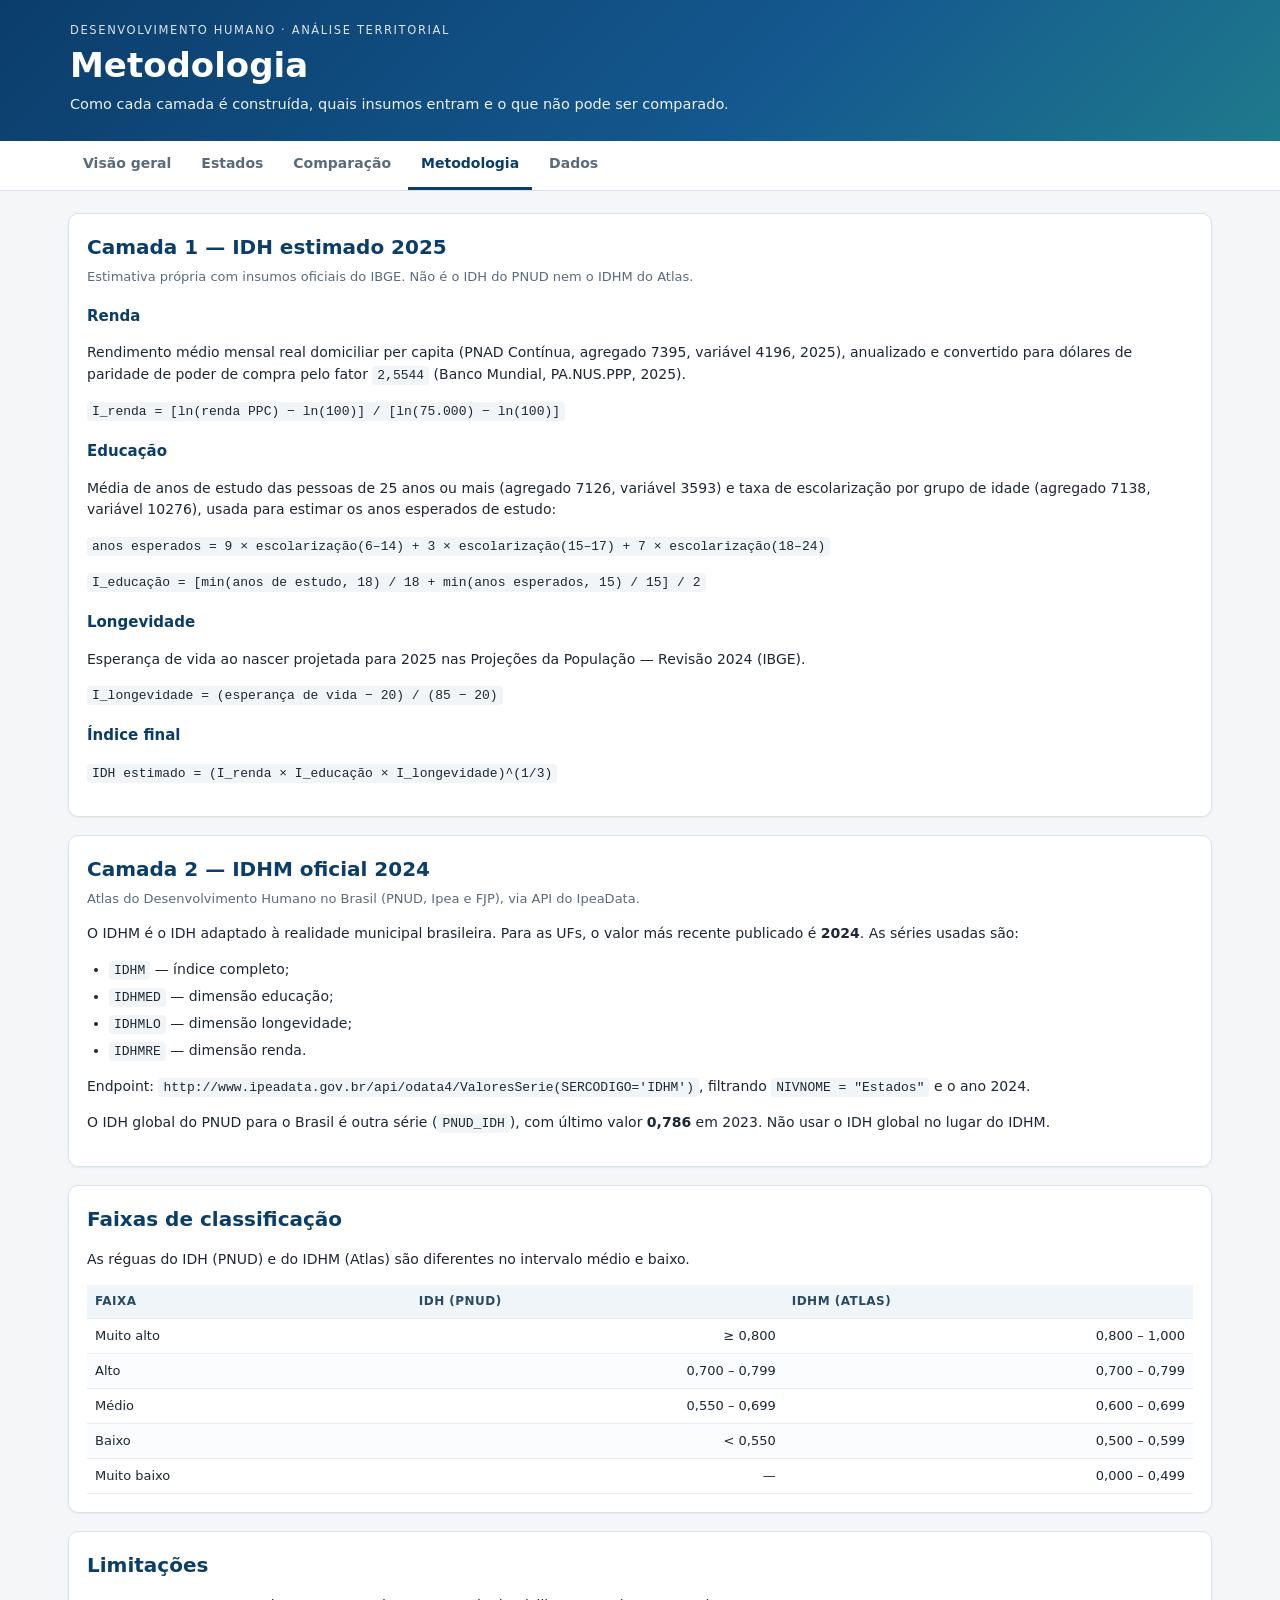
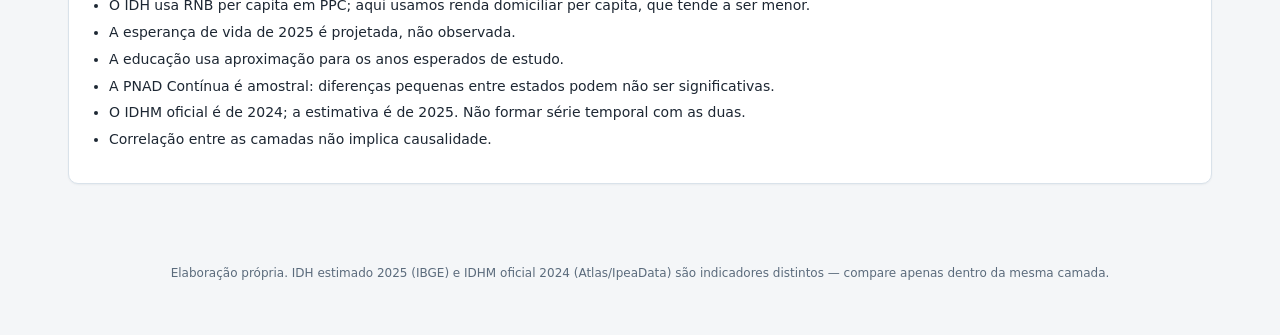
<file: site/metodologia.html>
<!DOCTYPE html>
<html lang="pt-BR">
<head>
<meta charset="utf-8">
<meta name="viewport" content="width=device-width, initial-scale=1">
<title>Metodologia</title>
<link rel="stylesheet" href="assets/estilo.css">
</head>
<body>
<header class="topo">
  <div class="wrap">
    <div class="kicker">Desenvolvimento humano · Análise territorial</div>
    <h1>Metodologia</h1>
    <p>Como cada camada é construída, quais insumos entram e o que não pode ser comparado.</p>
  </div>
</header>
<nav class="menu"><div class="wrap"><a href="index.html">Visão geral</a><a href="estados.html">Estados</a><a href="comparacao.html">Comparação</a><a href="metodologia.html" aria-current="page">Metodologia</a><a href="dados.html">Dados</a></div></nav>
<main>

<section class="card metodologia">
  <h2>Camada 1 — IDH estimado 2025</h2>
  <p class="sub">Estimativa própria com insumos oficiais do IBGE. Não é o IDH do PNUD nem o IDHM do Atlas.</p>

  <h3>Renda</h3>
  <p>Rendimento médio mensal real domiciliar per capita (PNAD Contínua, agregado 7395,
  variável 4196, 2025), anualizado e convertido para dólares de paridade de poder de compra
  pelo fator <code>2,5544</code> (Banco Mundial, PA.NUS.PPP, 2025).</p>
  <p><code>I_renda = [ln(renda PPC) − ln(100)] / [ln(75.000) − ln(100)]</code></p>

  <h3>Educação</h3>
  <p>Média de anos de estudo das pessoas de 25 anos ou mais (agregado 7126, variável 3593) e
  taxa de escolarização por grupo de idade (agregado 7138, variável 10276), usada para estimar
  os anos esperados de estudo:</p>
  <p><code>anos esperados = 9 × escolarização(6–14) + 3 × escolarização(15–17) + 7 × escolarização(18–24)</code></p>
  <p><code>I_educação = [min(anos de estudo, 18) / 18 + min(anos esperados, 15) / 15] / 2</code></p>

  <h3>Longevidade</h3>
  <p>Esperança de vida ao nascer projetada para 2025 nas Projeções da População — Revisão 2024
  (IBGE).</p>
  <p><code>I_longevidade = (esperança de vida − 20) / (85 − 20)</code></p>

  <h3>Índice final</h3>
  <p><code>IDH estimado = (I_renda × I_educação × I_longevidade)^(1/3)</code></p>
</section>

<section class="card metodologia">
  <h2>Camada 2 — IDHM oficial 2024</h2>
  <p class="sub">Atlas do Desenvolvimento Humano no Brasil (PNUD, Ipea e FJP), via API do IpeaData.</p>
  <p>O IDHM é o IDH adaptado à realidade municipal brasileira. Para as UFs, o valor más recente
  publicado é <strong>2024</strong>. As séries usadas são:</p>
  <ul>
    <li><code>IDHM</code> — índice completo;</li>
    <li><code>IDHMED</code> — dimensão educação;</li>
    <li><code>IDHMLO</code> — dimensão longevidade;</li>
    <li><code>IDHMRE</code> — dimensão renda.</li>
  </ul>
  <p>Endpoint: <code>http://www.ipeadata.gov.br/api/odata4/ValoresSerie(SERCODIGO='IDHM')</code>,
  filtrando <code>NIVNOME = "Estados"</code> e o ano 2024.</p>
  <p>O IDH global do PNUD para o Brasil é outra série (<code>PNUD_IDH</code>), com último valor
  <strong>0,786</strong> em 2023.
  Não usar o IDH global no lugar do IDHM.</p>
</section>

<section class="card metodologia">
  <h2>Faixas de classificação</h2>
  <p>As réguas do IDH (PNUD) e do IDHM (Atlas) são diferentes no intervalo médio e baixo.</p>
  <div class="tabela-wrap">
    <table>
      <thead><tr><th>Faixa</th><th>IDH (PNUD)</th><th>IDHM (Atlas)</th></tr></thead>
      <tbody>
        <tr><td>Muito alto</td><td class="num">≥ 0,800</td><td class="num">0,800 – 1,000</td></tr>
        <tr><td>Alto</td><td class="num">0,700 – 0,799</td><td class="num">0,700 – 0,799</td></tr>
        <tr><td>Médio</td><td class="num">0,550 – 0,699</td><td class="num">0,600 – 0,699</td></tr>
        <tr><td>Baixo</td><td class="num">&lt; 0,550</td><td class="num">0,500 – 0,599</td></tr>
        <tr><td>Muito baixo</td><td class="num">—</td><td class="num">0,000 – 0,499</td></tr>
      </tbody>
    </table>
  </div>
</section>

<section class="card metodologia">
  <h2>Limitações</h2>
  <ul>
    <li>O IDH usa RNB per capita em PPC; aqui usamos renda domiciliar per capita, que tende a ser menor.</li>
    <li>A esperança de vida de 2025 é projetada, não observada.</li>
    <li>A educação usa aproximação para os anos esperados de estudo.</li>
    <li>A PNAD Contínua é amostral: diferenças pequenas entre estados podem não ser significativas.</li>
    <li>O IDHM oficial é de 2024; a estimativa é de 2025. Não formar série temporal com as duas.</li>
    <li>Correlação entre as camadas não implica causalidade.</li>
  </ul>
</section>

</main>
<footer class="rodape">
  Elaboração própria. IDH estimado 2025 (IBGE) e IDHM oficial 2024 (Atlas/IpeaData) são
  indicadores distintos — compare apenas dentro da mesma camada.
</footer>
<div class="tooltip" id="tooltip"></div>
<script src="assets/dados.js"></script>
<script src="assets/site.js"></script>
</body>
</html>
</file>
<file: site/assets/estilo.css>
:root {
  --azul: #0b3d6b;
  --azul-medio: #14588f;
  --azul-claro: #e8f1f8;
  --texto: #1d2733;
  --muted: #5b6b7c;
  --borda: #d9e2ea;
  --alerta: #fff4d6;
  --alerta-borda: #e0a800;
  --ok: #e7f4ec;
  --ok-borda: #2f8f5b;
}
* { box-sizing: border-box; }
body {
  margin: 0; background: #f4f6f8; color: var(--texto);
  font-family: "Segoe UI", system-ui, -apple-system, Roboto, Arial, sans-serif;
  line-height: 1.55;
}
a { color: var(--azul-medio); }
header.topo {
  background: linear-gradient(135deg, #0b3d6b 0%, #14588f 60%, #1f7a8c 100%);
  color: #fff;
}
header.topo .wrap { max-width: 1180px; margin: 0 auto; padding: 22px 20px 26px; }
header.topo .kicker {
  text-transform: uppercase; letter-spacing: .14em; font-size: 11.5px;
  opacity: .85; margin-bottom: 6px;
}
header.topo h1 { margin: 0 0 8px; font-size: clamp(23px, 3vw, 34px); line-height: 1.15; }
header.topo p { margin: 0; max-width: 880px; opacity: .93; font-size: 14.5px; }
nav.menu { background: #fff; border-bottom: 1px solid var(--borda); position: sticky; top: 0; z-index: 30; }
nav.menu .wrap { max-width: 1180px; margin: 0 auto; padding: 0 20px; display: flex; gap: 4px; overflow-x: auto; }
nav.menu a {
  padding: 12px 13px; font-size: 14px; font-weight: 600; color: var(--muted);
  text-decoration: none; border-bottom: 3px solid transparent; white-space: nowrap;
}
nav.menu a:hover { color: var(--azul); }
nav.menu a[aria-current="page"] { color: var(--azul); border-bottom-color: var(--azul); }
main { max-width: 1180px; margin: 0 auto; padding: 22px 18px 54px; }
.card {
  background: #fff; border: 1px solid var(--borda); border-radius: 10px;
  padding: 18px; margin-bottom: 18px; box-shadow: 0 1px 2px rgba(16,42,67,.05);
}
.card h2 { margin: 0 0 4px; font-size: 20px; color: var(--azul); }
.card h3 { margin: 18px 0 8px; font-size: 15px; color: var(--azul); }
.card .sub { margin: 0 0 14px; color: var(--muted); font-size: 13px; }
.alerta {
  background: var(--alerta); border-left: 5px solid var(--alerta-borda);
  padding: 14px 16px; border-radius: 6px; margin: 0 0 18px; font-size: 14px;
}
.alerta strong { color: #7a5200; }
.kpis { display: grid; grid-template-columns: repeat(auto-fit, minmax(190px, 1fr)); gap: 12px; margin-bottom: 18px; }
.kpi { background: #fff; border: 1px solid var(--borda); border-radius: 10px; padding: 14px 16px; }
.kpi .rot { font-size: 11px; text-transform: uppercase; letter-spacing: .09em; color: var(--muted); }
.kpi .val { font-size: 28px; font-weight: 700; color: var(--azul); line-height: 1.2; }
.kpi .quem { font-size: 12.5px; color: var(--muted); }
.layout { display: grid; grid-template-columns: minmax(0, 1.55fr) minmax(260px, .75fr); gap: 18px; align-items: start; }
#mapa { width: 100%; height: auto; display: block; }
.uf { stroke: #fff; stroke-width: 1.1; cursor: pointer; transition: opacity .15s, stroke .15s; }
.uf:hover { stroke: #102a43; stroke-width: 2.2; }
.rotulo {
  font-size: 10px; font-weight: 700; fill: #102a43; text-anchor: middle;
  dominant-baseline: middle; pointer-events: none; paint-order: stroke;
  stroke: rgba(255,255,255,.85); stroke-width: 2.4px; stroke-linejoin: round;
}
.rotulo.claro { fill: #fff; stroke: rgba(16,42,67,.55); }
.controles { display: flex; flex-wrap: wrap; gap: 8px; margin-bottom: 12px; }
.controles button {
  border: 1px solid var(--borda); background: #fff; color: var(--texto);
  padding: 8px 12px; border-radius: 999px; font-size: 13px; cursor: pointer; font-weight: 600;
}
.controles button:hover { border-color: #7fb3d5; }
.controles button.ativo { background: var(--azul); border-color: var(--azul); color: #fff; }
.controles .grupo-rot {
  width: 100%; font-size: 11px; text-transform: uppercase; letter-spacing: .09em;
  color: var(--muted); margin: 2px 0 -4px;
}
.legenda { margin-top: 12px; }
.legenda .titulo { font-size: 12px; text-transform: uppercase; letter-spacing: .08em; color: var(--muted); margin-bottom: 6px; }
.legenda .faixas { display: grid; gap: 5px; }
.legenda .faixa { display: flex; align-items: center; gap: 8px; font-size: 12px; }
.legenda .cor { width: 22px; height: 14px; border-radius: 3px; border: 1px solid rgba(0,0,0,.08); flex: 0 0 auto; }
.nota-mapa { font-size: 12px; color: var(--muted); margin-top: 10px; }
.destaques { display: grid; grid-template-columns: repeat(auto-fit, minmax(150px, 1fr)); gap: 10px; }
.destaque-box { background: var(--azul-claro); border-radius: 8px; padding: 10px 12px; }
.destaque-box .rotulo-peq { font-size: 11px; text-transform: uppercase; letter-spacing: .08em; color: var(--muted); }
.destaque-box .valor { font-size: 22px; font-weight: 700; color: var(--azul); }
.destaque-box .quem { font-size: 12px; color: var(--muted); }
.acoes { display: flex; gap: 8px; flex-wrap: wrap; margin-top: 12px; }
.acoes button, .acoes a.botao {
  border: 1px solid var(--borda); background: #fff; padding: 7px 11px; border-radius: 6px;
  cursor: pointer; font-size: 12.5px; font-weight: 600; color: var(--azul); text-decoration: none;
}
.acoes button:hover, .acoes a.botao:hover { border-color: #7fb3d5; }
.filtros { display: flex; flex-wrap: wrap; gap: 10px; align-items: center; margin-bottom: 12px; }
.filtros input, .filtros select {
  padding: 8px 10px; border: 1px solid var(--borda); border-radius: 6px;
  font-size: 13px; font-family: inherit; background: #fff;
}
.filtros input { min-width: 220px; }
.tabela-wrap { overflow-x: auto; }
table { width: 100%; border-collapse: collapse; font-size: 13px; }
th, td { padding: 7px 8px; border-bottom: 1px solid #e6edf3; text-align: left; white-space: nowrap; }
th { background: #f0f5f9; color: #284b63; font-size: 12px; text-transform: uppercase; letter-spacing: .04em; }
tbody tr:nth-child(even) { background: #fafcfd; }
tbody tr:hover { background: #eef6fb; }
td.num { text-align: right; font-variant-numeric: tabular-nums; }
td.pos { text-align: right; color: var(--muted); width: 46px; }
td.destaque { font-weight: 700; color: var(--azul); }
.chip { display: inline-block; width: 10px; height: 10px; border-radius: 2px; margin-right: 6px; border: 1px solid rgba(0,0,0,.08); vertical-align: middle; }
.sigla { color: var(--muted); font-size: 11px; }
.grid-cards { display: grid; grid-template-columns: repeat(auto-fit, minmax(240px, 1fr)); gap: 14px; }
.grid-cards a.card-link {
  display: block; background: #fff; border: 1px solid var(--borda); border-radius: 10px;
  padding: 16px; text-decoration: none; color: inherit;
}
.grid-cards a.card-link:hover { border-color: #7fb3d5; box-shadow: 0 3px 10px rgba(16,42,67,.08); }
.grid-cards .titulo { font-weight: 700; color: var(--azul); margin-bottom: 4px; }
.grid-cards .desc { font-size: 13px; color: var(--muted); }
.metodologia { font-size: 14px; }
.metodologia code { background: #f2f5f7; padding: 2px 5px; border-radius: 4px; font-size: 13px; }
.metodologia ul, .metodologia ol { padding-left: 22px; }
.metodologia li { margin-bottom: 5px; }
.two-col { display: grid; grid-template-columns: 1fr 1fr; gap: 18px; align-items: start; }
.fontes { font-size: 13px; color: var(--muted); }
.fontes li { margin-bottom: 6px; }
.tooltip {
  position: absolute; z-index: 40; max-width: 290px; pointer-events: none;
  background: rgba(16,42,67,.96); color: #fff; padding: 10px 12px; border-radius: 8px;
  font-size: 12.5px; line-height: 1.45; box-shadow: 0 6px 18px rgba(0,0,0,.25);
  opacity: 0; transform: translateY(4px); transition: opacity .12s;
}
.tooltip.show { opacity: 1; }
.tooltip .nome { font-weight: 700; font-size: 14px; margin-bottom: 4px; }
.tooltip .linha { display: flex; justify-content: space-between; gap: 14px; }
.tooltip .linha span:last-child { font-variant-numeric: tabular-nums; }
.tooltip .divisor { height: 1px; background: rgba(255,255,255,.2); margin: 6px 0; }
.tooltip .peq { opacity: .8; font-size: 11.5px; }
.scatter-wrap { overflow-x: auto; }
#dispersao { width: 100%; max-width: 760px; height: auto; display: block; margin: 0 auto; }
.eixo { stroke: #c3cfda; stroke-width: 1; }
.eixo-texto { fill: #5b6b7c; font-size: 11px; }
.ponto { fill: #1f5f9e; opacity: .82; stroke: #fff; stroke-width: 1; }
.ponto.extremo { fill: #b3541e; }
.ponto-label { fill: #102a43; font-size: 10.5px; font-weight: 700; }
.identidade { stroke: #b3541e; stroke-width: 1.2; stroke-dasharray: 5 4; fill: none; }
footer.rodape { text-align: center; color: var(--muted); font-size: 12px; padding: 8px 18px 34px; }
.tag { display: inline-block; font-size: 11px; font-weight: 700; padding: 2px 7px; border-radius: 999px; }
.tag.est { background: #e0f3db; color: #2c5f2d; }
.tag.ofi { background: #d3e4f2; color: #1d4d75; }
@media (max-width: 860px) {
  .layout, .two-col { grid-template-columns: 1fr; }
}
@media print {
  body { background: #fff; }
  nav.menu, .controles, .acoes, .tooltip, .filtros { display: none !important; }
  header.topo { background: #0b3d6b; -webkit-print-color-adjust: exact; print-color-adjust: exact; }
  .card { box-shadow: none; break-inside: avoid; }
}
</file>
